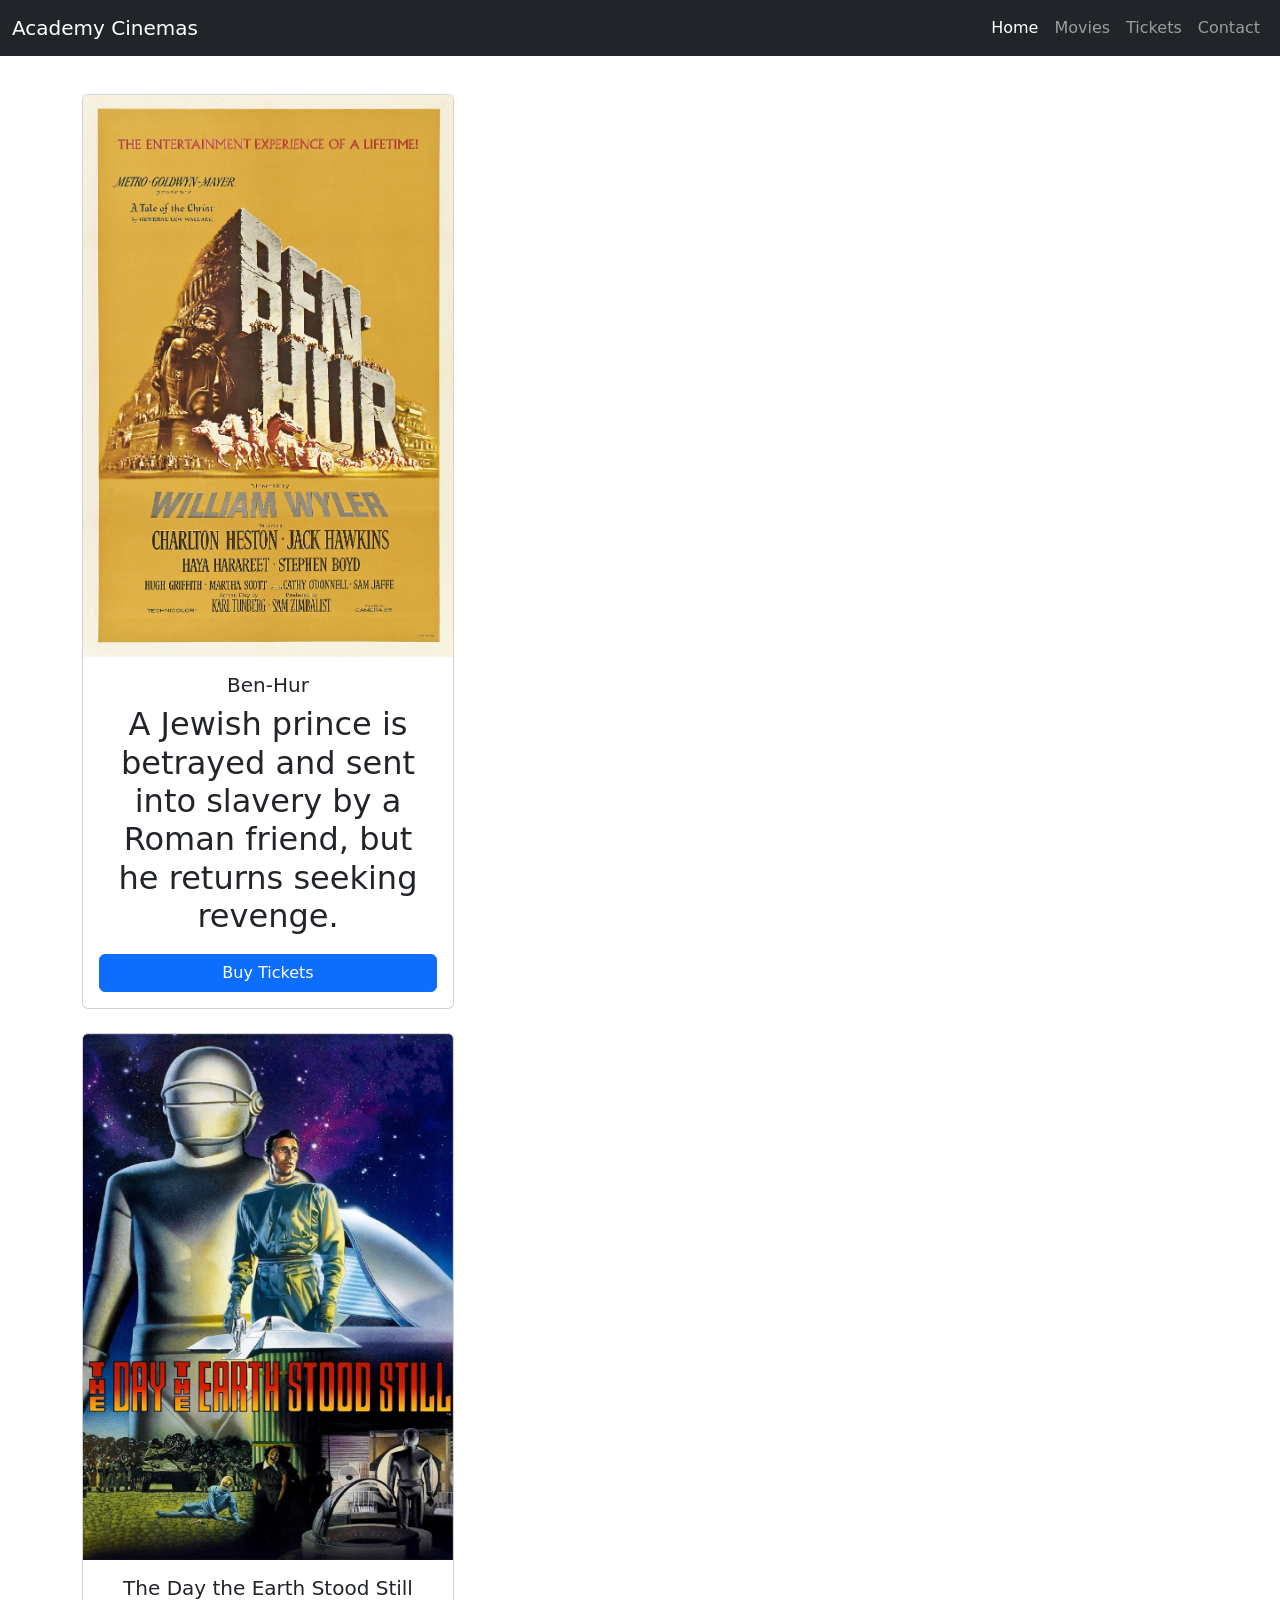
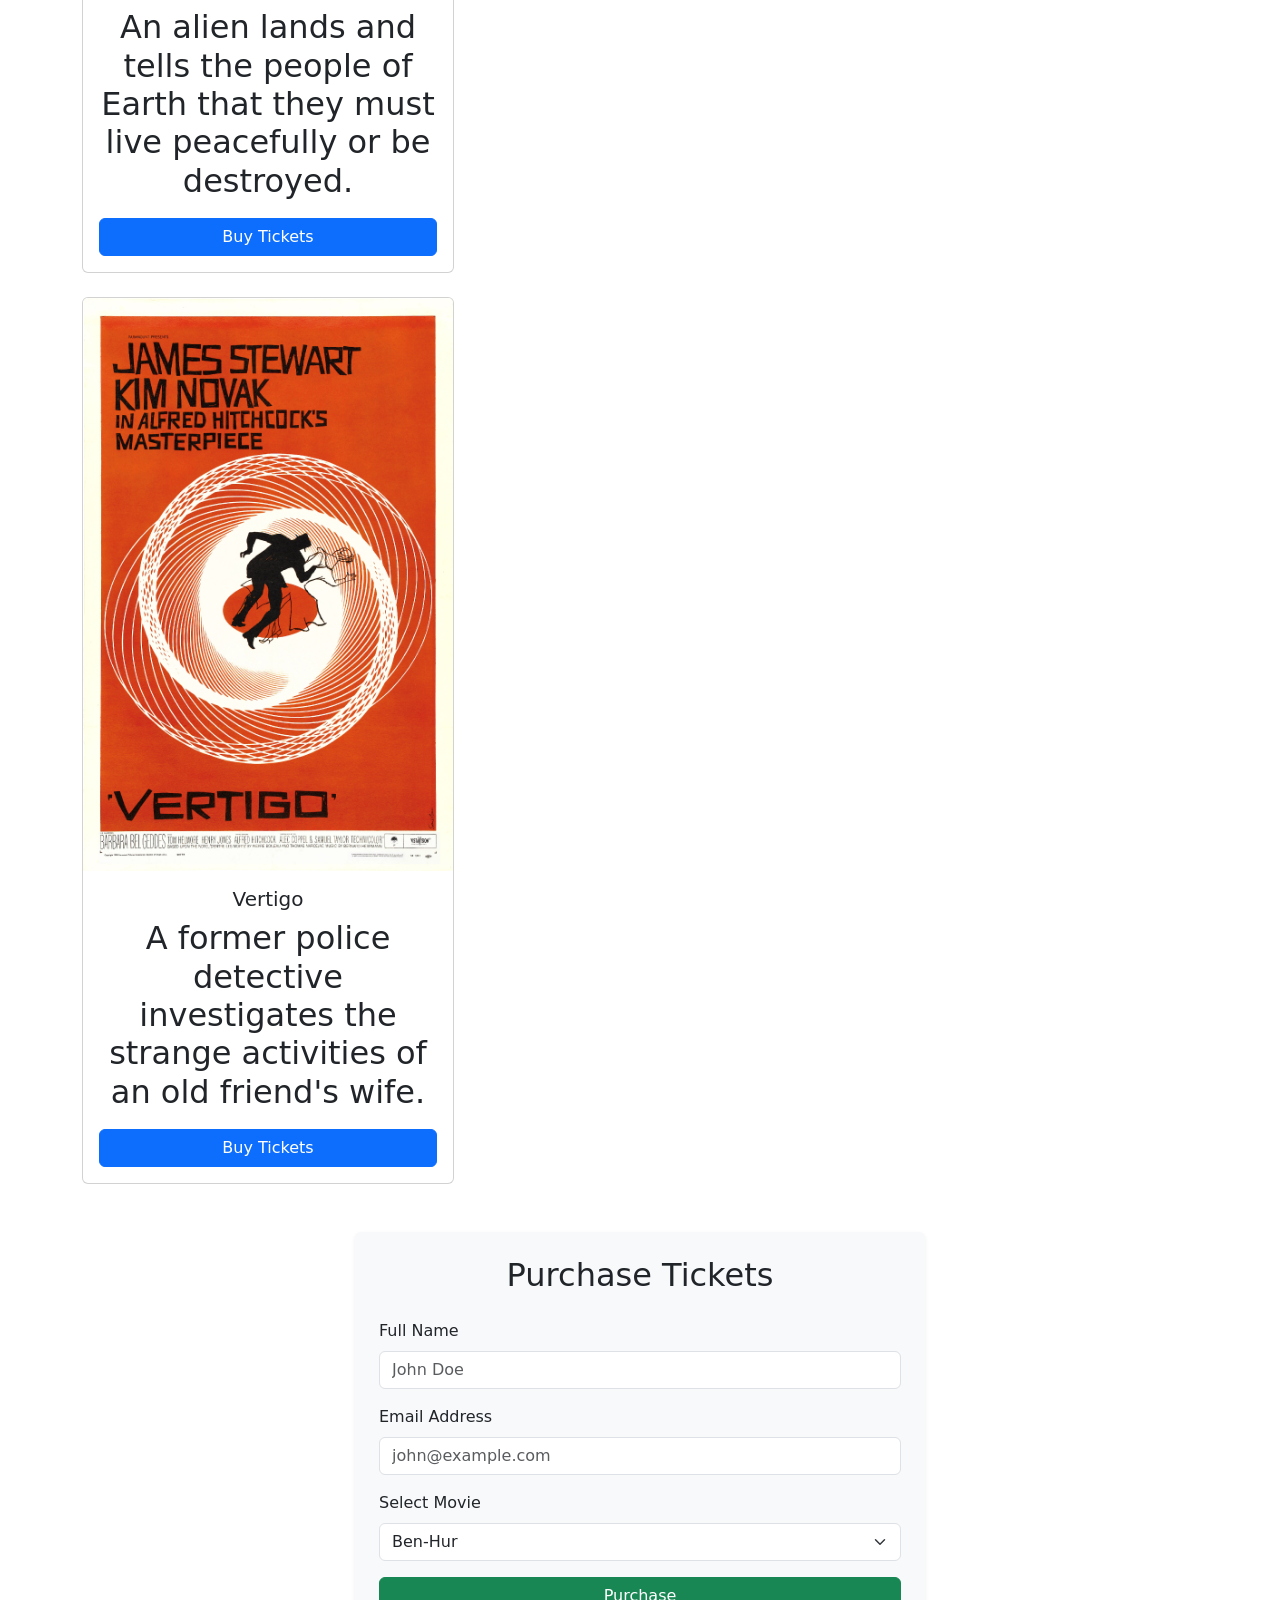
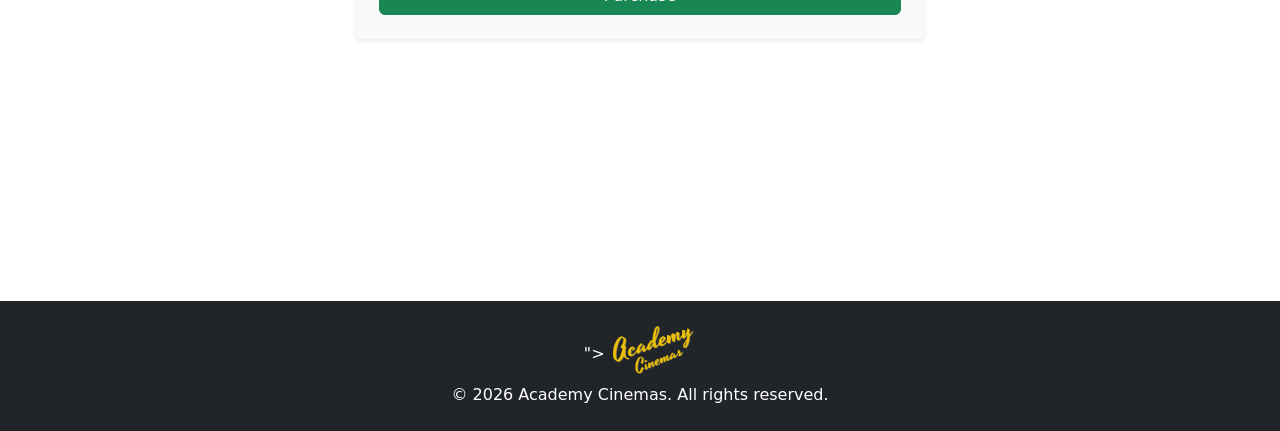
<file: Academy-Cinemas/index.html>
<!DOCTYPE html>
<html lang="en">
<head>
    <meta charset="UTF-8">
    <meta name="viewport" content="width=device-width, initial-scale=1.0">
    <title>Academy Cinemas</title>
    
    <!-- Bootstrap CSS CDN Link (Version 5.2 as per video) -->
    <link href="https://cdn.jsdelivr.net/npm/bootstrap@5.2.3/dist/css/bootstrap.min.css" rel="stylesheet" integrity="sha384-rbsA2VBKQhggwzxH7pPCaAqO46MgnOM80zW1RWuH61DGLwZJEdK2Kadq2F9CUG65" crossorigin="anonymous">
    
    <!-- Custom CSS Link (We need to create this file next) -->
    <link href="css/custom.css" rel="stylesheet">
</head>
<body>

    <!-- 1. NAVBAR -->
    <nav class="navbar navbar-expand-lg navbar-dark bg-dark">
        <div class="container-fluid">
            <a class="navbar-brand" href="#">Academy Cinemas</a>
            <button class="navbar-toggler" type="button" data-bs-toggle="collapse" data-bs-target="#navbarNavDropdown">
                <span class="navbar-toggler-icon"></span>
            </button>
            <div class="collapse navbar-collapse" id="navbarNavDropdown">
                <ul class="navbar-nav ms-auto">
                    <li class="nav-item"><a class="nav-link active" href="#">Home</a></li>
                    <li class="nav-item"><a class="nav-link" href="#movies">Movies</a></li>
                    <li class="nav-item"><a class="nav-link" href="#tickets">Tickets</a></li>
                    <li class="nav-item"><a class="nav-link" href="#contact">Contact</a></li>
                </ul>
            </div>
        </div>
    </nav>

    <!-- 2. MOVIE SECTION (Cards & Buttons) -->
    <div class="container mt <-5" id="movies">
        <h2 class="text-center text-white mb-4">divNow Showing</h class2>
        <div class="="row">
            
            <!-- Movie 1container -->
            <div class="col-md-4 mb-4">
                <div class="card h-100">
                    <img src="images/ben-hur.jpg" class="card-img-top" alt="Ben Hur">
                    <div class="card-body">
                        <h5 class="card-title">Ben-Hur</h5>
                        <p class="card-text">A Jewish prince is betrayed and sent into slavery by a Roman friend, but he returns seeking revenge.</p>
                        <a href="#tickets" class="btn btn-primary w-100">Buy Tickets</a>
                    </div>
                </div>
            </div>

            <!-- Movie 2 -->
            <div class="col-md-4 mb-4">
                <div class="card h-100">
                    <img src="images/earth-stood-still.jpg" class="card-img-top" alt="The Earth Stood Still">
                    <div class="card-body">
                        <h5 class="card-title">The Day the Earth Stood Still</h5>
                        <p class="card-text">An alien lands and tells the people of Earth that they must live peacefully or be destroyed.</p>
                        <a href="#tickets" class="btn btn-primary w-100">Buy Tickets</a>
                    </div>
                </div>
            </div>

            <!-- Movie 3 -->
            <div class="col-md-4 mb-4">
                <div class="card h-100">
                    <img src="images/vertigo.jpg" class="card-img-top" alt="Vertigo">
                    <div class="card-body">
                        <h5 class="card-title">Vertigo</h5>
                        <p class="card-text">A former police detective investigates the strange activities of an old friend's wife.</p>
                        <a href="#tickets" class="btn btn-primary w-100">Buy Tickets</a>
                    </div>
                </div>
            </div>

        </div>
    </div>

    <!-- 3. TICKET PURCHASE FORM -->
    <div class="container mt-5" id="tickets">
        <div class="row justify-content-center">
            <div class="col-md-6 bg-light p-4 rounded shadow-sm">
                <h2 class="text-center mb-4">Purchase Tickets</h2>
                <form>
                    <div class="mb-3">
                        <label for="name" class="form-label">Full Name</label>
                        <input type="text" class="form-control" id="name" placeholder="John Doe">
                    </div>
                    <div class="mb-3">
                        <label for="email" class="form-label">Email Address</label>
                        <input type="email" class="form-control" id="email" placeholder="john@example.com">
                    </div>
                    <div class="mb-3">
                        <label for="movieSelect" class="form-label">Select Movie</label>
                        <select class="form-select" id="movieSelect">
                            <option>Ben-Hur</option>
                            <option>The Day the Earth Stood Still</option>
                            <option>Vertigo</option>
                        </select>
                    </div>
                    <button type="submit" class="btn btn-success w-100">Purchase</button>
                </form>
            </div>
        </div>
    </div>

    <!-- 4. CONTACT SECTION -->
    <div class="container mt-5 mb-5" id="contact">
        <h2 class="text-center text-white mb-4">Contact Us</h2>
        <div class="text-center text-white">
            <p>Email: info@academycinemas.com</p>
            <p>Phone: (555) 123-4567</p>
            <p>Address: 123 Movie Lane, Hollywood, CA</p>
        </div>
    </div>

    <!-- 5. FOOTER WITH IMAGE -->
    <footer class="bg-dark text-white text-center py-4">
       ">
            <img src="images/logo.png" alt="Academy Cinemas Logo" style="height: 50px;" class="mb-2">
            <p class="mb-0">&copy; 2026 Academy Cinemas. All rights reserved.</p>
        </div>
    </footer>

    <!-- Bootstrap JavaScript (Required for Navbar Toggle) -->
    <script src="https://cdn.jsdelivr.net/npm/bootstrap@5.2.3/dist/js/bootstrap.bundle.min.js" integrity="sha384-kenU1KFdBIe4zVF0s0G1M5b4hcpxyD9F7jL+jjXkk+Q2h455rYXK/7HAuoJl+0I4" crossorigin="anonymous"></script>
</body>
</html>
</file>
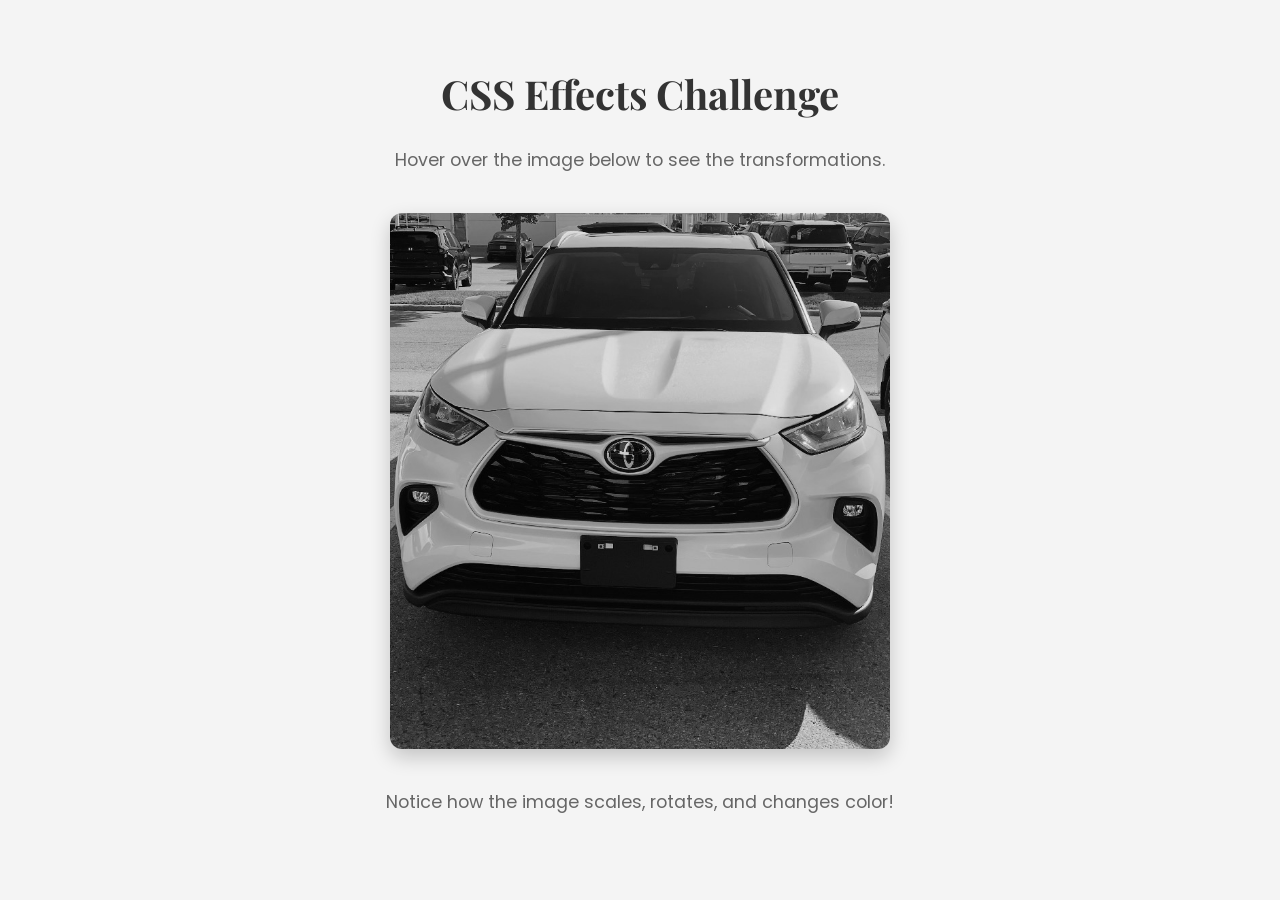
<file: Creating-CSS-Effects/Index.html>
<!DOCTYPE html>
<html lang="en">
<head>
    <meta charset="UTF-8">
    <meta name="viewport" content="width=device-width, initial-scale=1.0">
    <title>CSS Effects Challenge</title>
    
    <!-- Requirement 1: Importing Google Fonts -->
    <link rel="preconnect" href="https://fonts.googleapis.com">
    <link rel="preconnect" href="https://fonts.gstatic.com" crossorigin>
    <link href="https://fonts.googleapis.com/css2?family=Playfair+Display:wght@700&family=Poppins:wght@300;400&display=swap" rel="stylesheet">

    <style>
        /* Requirement 1: Applying the custom fonts using CSS font-family */
        body {
            font-family: 'Poppins', sans-serif;
            background-color: #f4f4f4;
            text-align: center;
            padding: 40px;
            margin: 0;
        }

        h1 {
            font-family: 'Playfair Display', serif;
            color: #333;
            font-size: 2.5em;
        }

        p {
            color: #666;
            font-size: 1.1em;
        }

        /* Container for the image hover effect */
        .image-container {
            width: 500px;
            max-width: 100%;
            margin: 40px auto;
            overflow: hidden; /* This keeps the image inside the box when it scales */
            border-radius: 12px;
            box-shadow: 0 8px 20px rgba(0,0,0,0.2);
            cursor: pointer;
        }

        /* Style the image inside the container */
        .image-container img {
            width: 100%;
            display: block;
            /* Add a smooth transition so the effect is not instant */
            transition: transform 0.5s ease, filter 0.5s ease;
            filter: grayscale(100%); /* Starts in black and white */
        }

        /* Requirement 2: The .hover pseudo-class with CSS transformations */
        .image-container:hover img {
            transform: scale(1.1) rotate(3deg); /* Zooms in and tilts slightly */
            filter: grayscale(0%) sepia(20%); /* Brings back color and adds a warm tint */
        }
        
        /* Optional: Change text color on hover for extra effect */
        .image-container:hover + p {
            color: #d4af37;
            font-weight: bold;
        }
    </style>
</head>
<body>

    <h1>CSS Effects Challenge</h1>
    <p>Hover over the image below to see the transformations.</p>

    <div class="image-container">
        <!-- Make sure your picture is named exactly 'car.jpg' and is in this folder -->
        <img src="car.jpg" alt="My Car">
    </div>
    
    <p>Notice how the image scales, rotates, and changes color!</p>

</body>
</html>
</file>
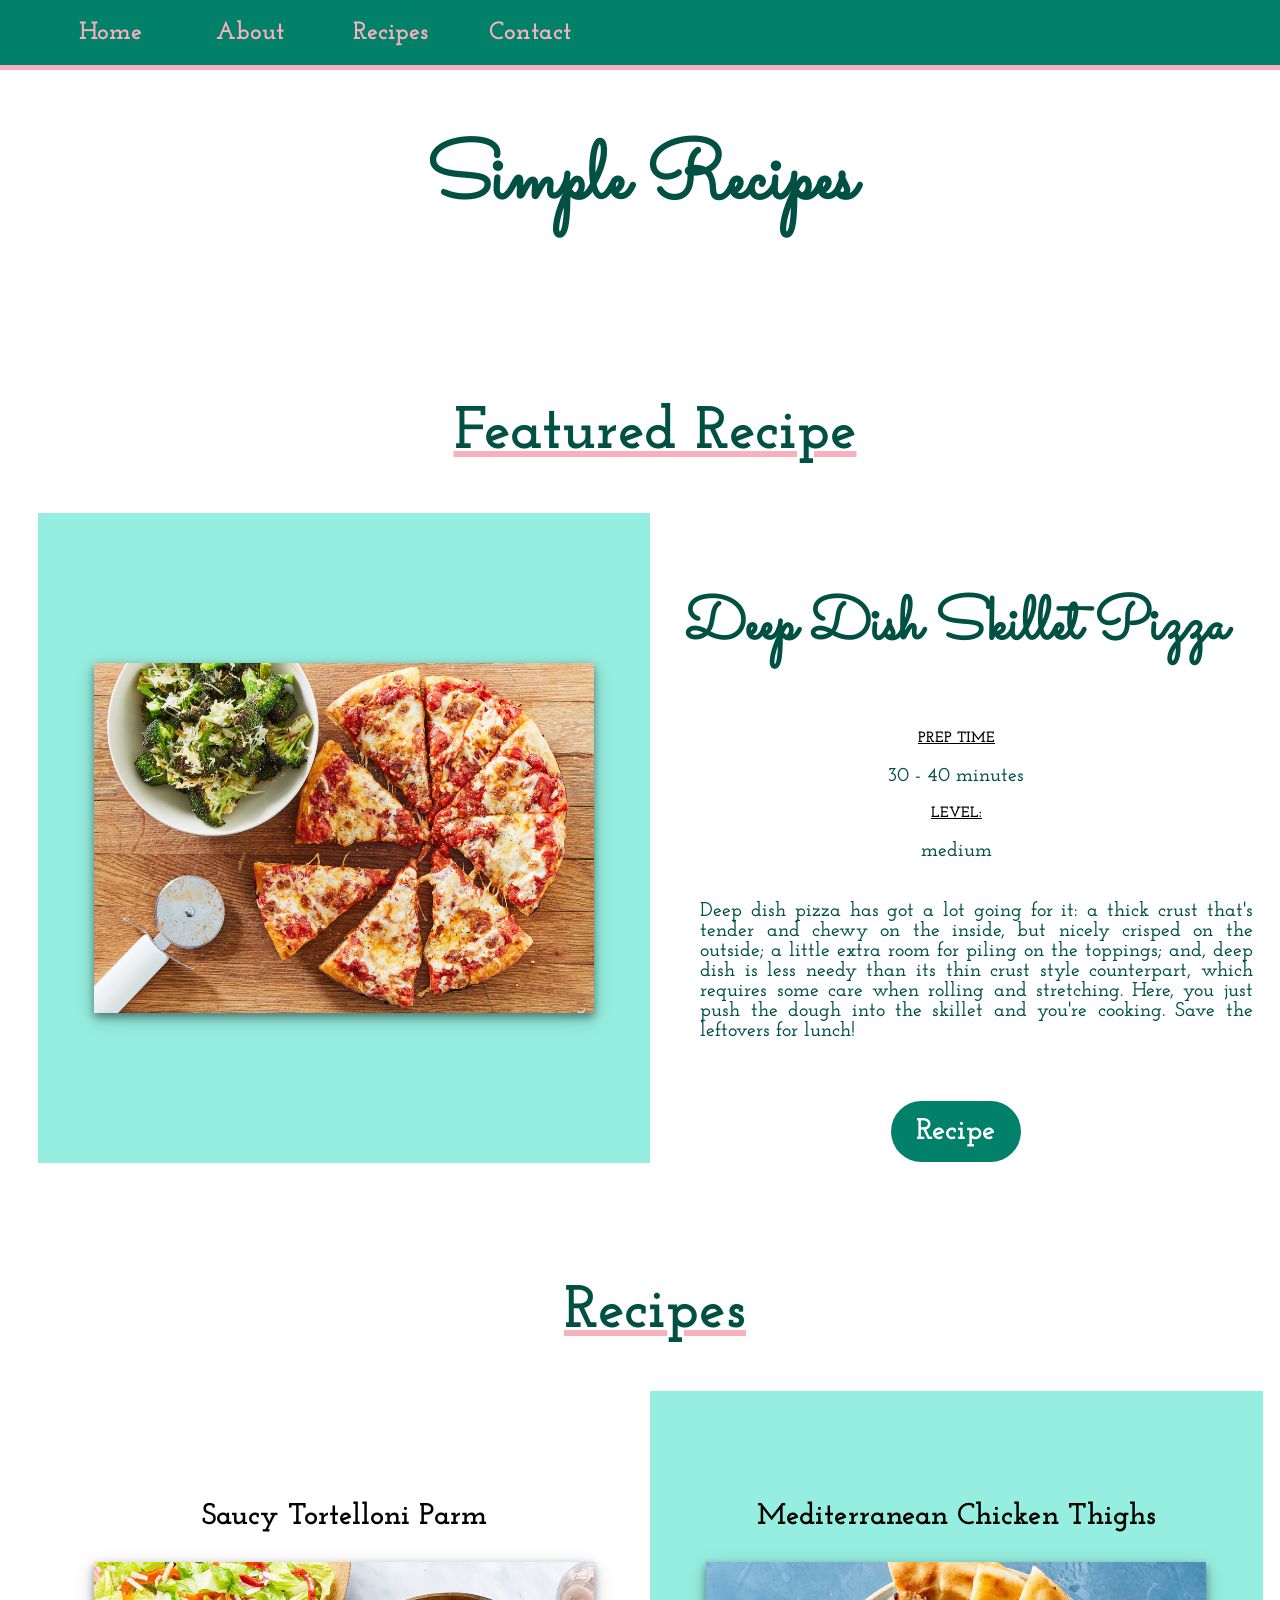
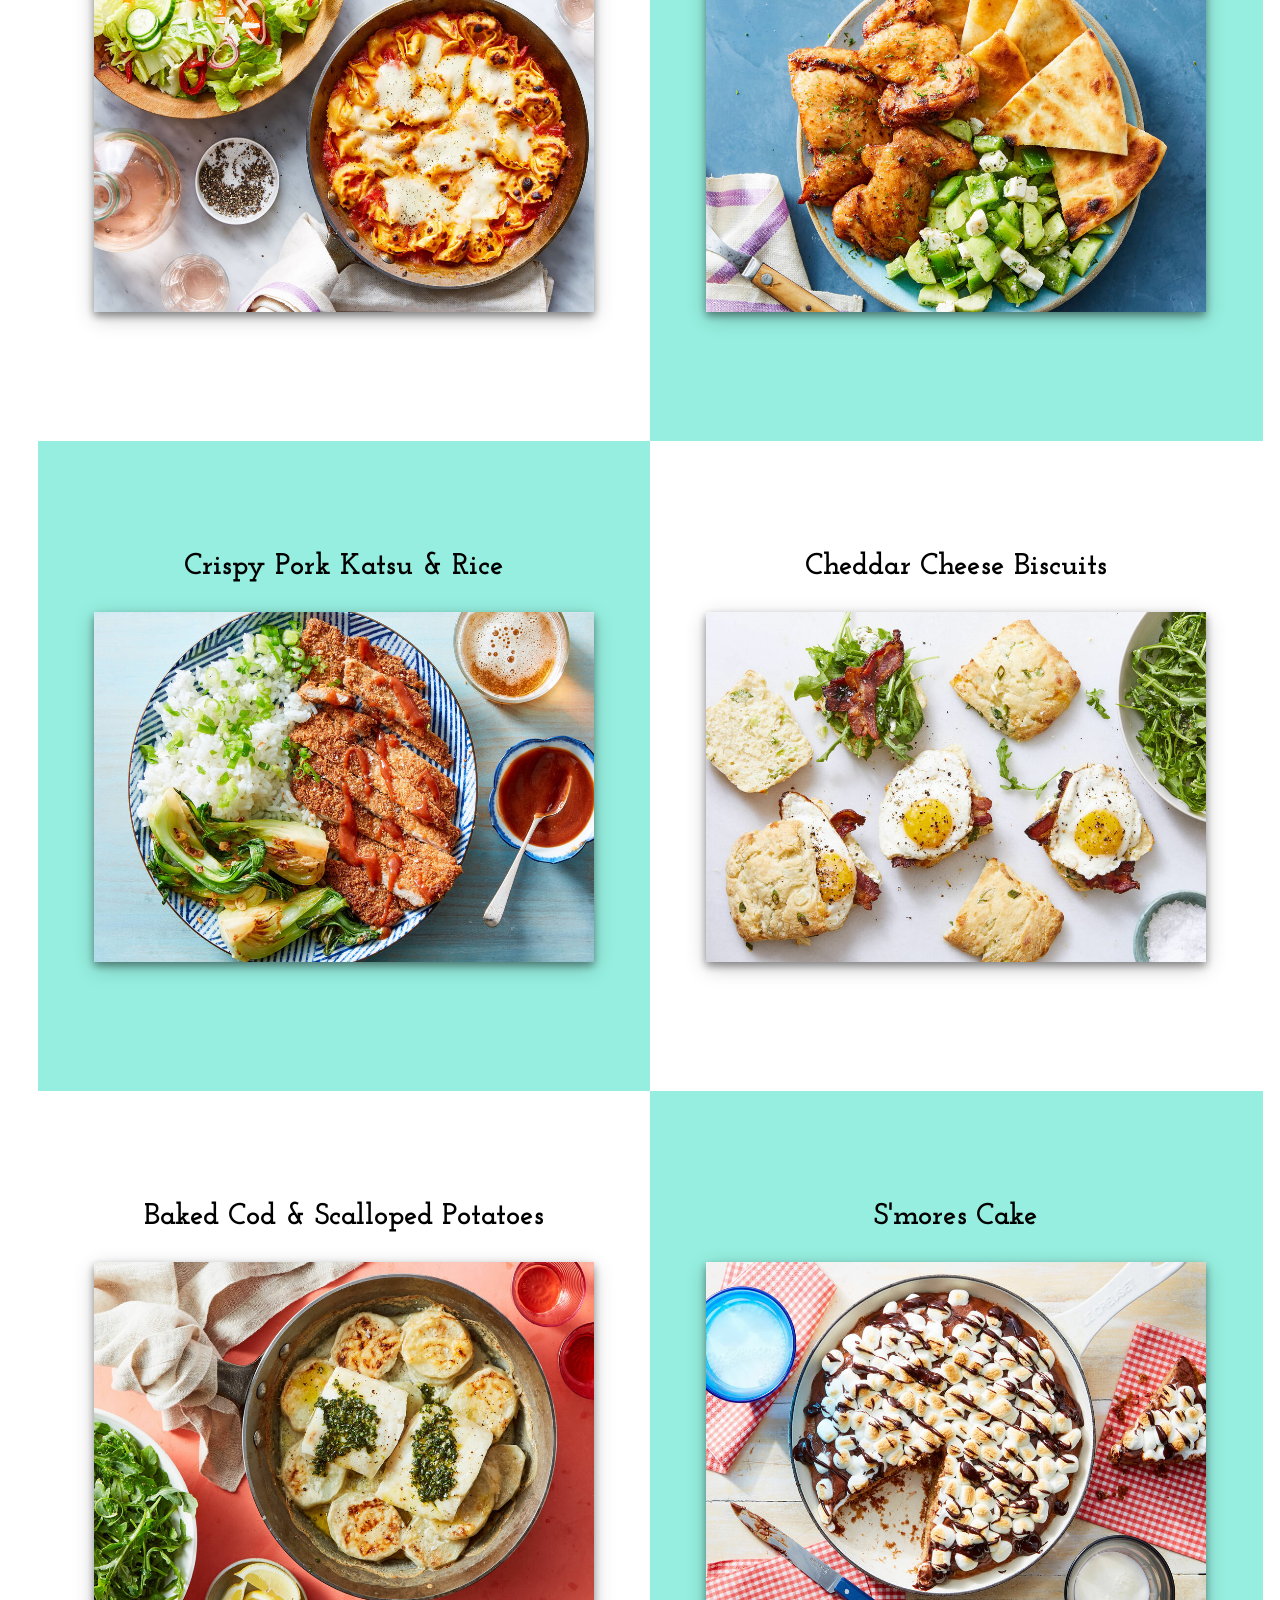
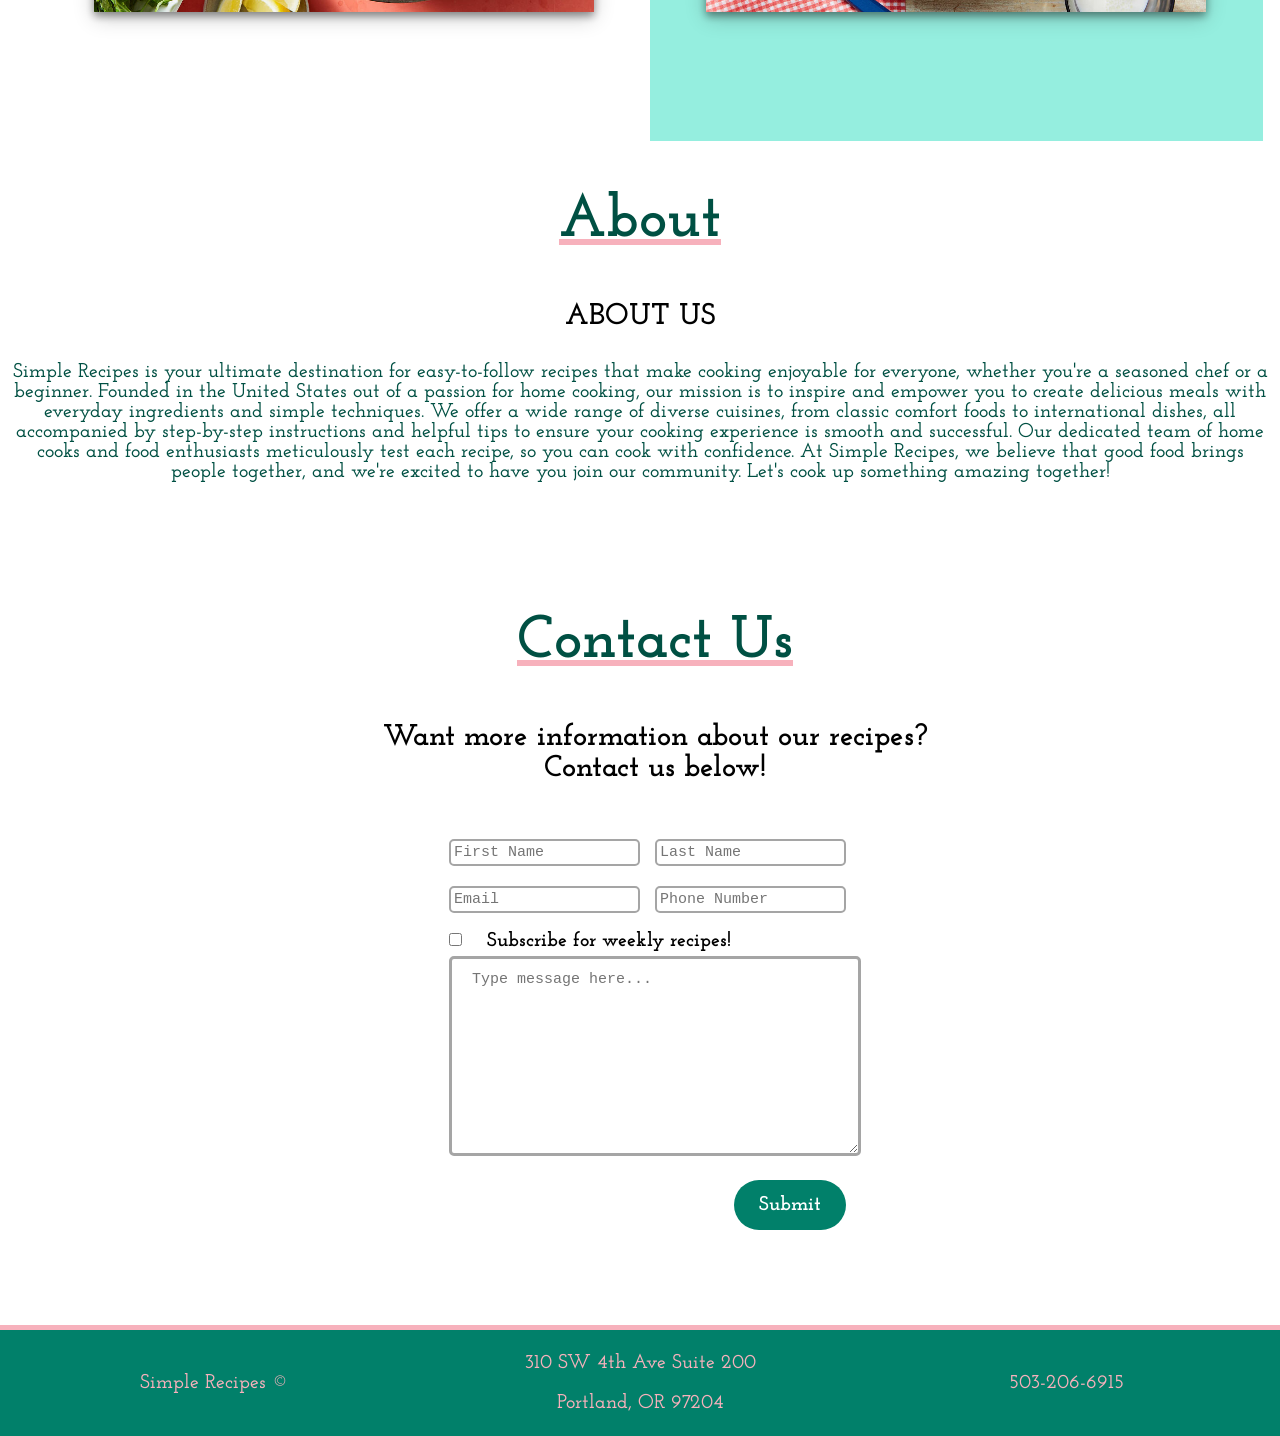
<file: Simple-Recipe-main/index.html>
<!DOCTYPE html>
<html>

<head>
    <title>Simple Recipes</title>
    <meta charset="UTF-8">
    <link rel="stylesheet" href="css/style.css">
</head>

<body>
    <!--NAVBAR-->
    <nav class="nav-bar">
        <ul>
            <li><a href="#">Home</a></li>
            <li><a href="#about">About</a></li>
            <li class="drop"><a href="#recipes">Recipes</a>
                <div class="rollover-menu">
                    <a href="#featured">Featured Recipe</a>
                    <a href="#pasta">Pasta</a>
                    <a href="#chicken">Chicken</a>
                    <a href="#pork">Pork</a>
                    <a href="#biscuits">Biscuits</a>
                    <a href="#fish">Fish</a>
                    <a href="#dessert">Dessert</a>
                </div>
            </li>
            <li><a href="#contact">Contact</a></li>
        </ul>
    </nav>
    <!--HEADER-->
    <header>
        <h1>Simple Recipes</h1>
    </header>
    <!--RECIPES-->
    <section>
        <!--FEATURED RECIPE-->
        <div class="container" id="featured">
            <h2>Featured Recipe</h2>
            <div class="column recipe-card-background">
                <div class="recipe-container">
                    <img src="images/skillet-pizza.jpeg">
                </div>
            </div>
            <div class="column">
                <h3 id="featured-header">Deep Dish Skillet Pizza</h3>
                <h4>Prep Time</h4>
                <p>30 - 40 minutes</p>
                <h4>Level:</h4>
                <p>medium</p>
                <p id="featured-main-text">Deep dish pizza has got a lot going for it:
                    a thick crust that's tender and chewy on the inside,
                    but nicely crisped on the outside; a little extra room for piling
                    on the toppings; and, deep dish is less needy than its thin crust
                    style counterpart, which requires some care when rolling and stretching.
                    Here, you just push the dough into the skillet and you're cooking.
                    Save the leftovers for lunch!</p>
                <input type="button" value="Recipe" id="featured-button">
            </div>
        </div>
        <!--RECIPE CARDS-->
        <div class="container" id="recipes">
            <h2>Recipes</h2>
            <!--PASTA-->
            <div class="column" id="pasta">
                <div class="recipe-container">
                    <h3>Saucy Tortelloni Parm </h3>
                    <div class="flip">
                        <!--FRONT-->
                        <div class="flip-front">
                            <img src="images/tortelloni.jpeg">
                        </div>
                        <!--BACK-->
                        <div class="flip-back">
                            <div class="text-container">
                                <h4>Prep Time:</h4>
                                <p>20 - 30 minutes</p>
                                <h4>Level:</h4>
                                <p>easy</p>
                                <input type="button" value="Recipe">
                            </div>
                        </div>
                    </div>
                </div>
            </div>
            <!--CHICKEN-->
            <div class="column recipe-card-background" id="chicken">
                <div class="recipe-container">
                    <h3>Mediterranean Chicken Thighs</h3>
                    <div class="flip">
                        <!--FRONT-->
                        <div class="flip-front">
                            <img src="images/chicken-thighs.jpeg">
                        </div>
                        <!--BACK-->
                        <div class="flip-back">
                            <div class="text-container">
                                <h4>Prep Time:</h4>
                                <p>20 - 30 minutes</p>
                                <h4>Level:</h4>
                                <p>easy</p>
                                <input type="button" value="Recipe">
                            </div>
                        </div>
                    </div>
                </div>
            </div>
            <!--PORK-->
            <div class="column recipe-card-background" id="pork">
                <div class="recipe-container">
                    <h3>Crispy Pork Katsu & Rice</h3>
                    <div class="flip">
                        <!--FRONT-->
                        <div class="flip-front">
                            <img src="images/pork-katsu.jpeg">
                        </div>
                        <!--BACK-->
                        <div class="flip-back">
                            <div class="text-container">
                                <h4>Prep Time:</h4>
                                <p>20 - 30 minutes</p>
                                <h4>Level:</h4>
                                <p>medium</p>
                                <input type="button" value="Recipe">
                            </div>
                        </div>
                    </div>
                </div>
            </div>
            <!--BISCUITS-->
            <div class="column" id="biscuits">
                <div class="recipe-container">
                    <h3>Cheddar Cheese Biscuits</h3>
                    <div class="flip">
                        <!--FRONT-->
                        <div class="flip-front">
                            <img src="images/cheddar-biscuits.jpeg">
                        </div>
                        <!--BACK-->
                        <div class="flip-back">
                            <div class="text-container">
                                <h4>Prep Time:</h4>
                                <p>40 - 50 minutes</p>
                                <h4>Level:</h4>
                                <p>medium</p>
                                <input type="button" value="Recipe">
                            </div>
                        </div>
                    </div>
                </div>
            </div>
            <!--FISH-->
            <div class="column" id="fish">
                <div class="recipe-container">
                    <h3>Baked Cod & Scalloped Potatoes</h3>
                    <div class="flip">
                        <!--FRONT-->
                        <div class="flip-front">
                            <img src="images/baked-cod.jpeg">
                        </div>
                        <!--BACK-->
                        <div class="flip-back">
                            <div class="text-container">
                                <h4>Prep Time:</h4>
                                <p>30 - 40 minutes</p>
                                <h4>Level:</h4>
                                <p>easy</p>
                                <input type="button" value="Recipe">
                            </div>
                        </div>
                    </div>
                </div>
            </div>
            <!--DESSERT-->
            <div class="column recipe-card-background" id="dessert">
                <div class="recipe-container">
                    <h3>S'mores Cake</h3>
                    <div class="flip">
                        <!--FRONT-->
                        <div class="flip-front">
                            <img src="images/smores.jpeg">
                        </div>
                        <!--BACK-->
                        <div class="flip-back">
                            <div class="text-container">
                                <h4>Prep Time:</h4>
                                <p>50-60 minutes</p>
                                <h4>Level:</h4>
                                <p>medium</p>
                                <input type="button" value="Recipe">
                            </div>
                        </div>
                    </div>
                </div>
            </div>
        </div>
    </section>
    <section id="about">
        <h2>About</h2>
        <div>
            <h3>ABOUT US</h3>
            <p>
                Simple Recipes is your ultimate destination for easy-to-follow recipes that make cooking enjoyable for
                everyone, whether you're a seasoned chef or a beginner. Founded in the United States out of a passion
                for home cooking, our mission is to inspire and empower you to create delicious meals with everyday
                ingredients and simple techniques. We offer a wide range of diverse cuisines, from classic comfort foods
                to international dishes, all accompanied by step-by-step instructions and helpful tips to ensure your
                cooking experience is smooth and successful. Our dedicated team of home cooks and food enthusiasts
                meticulously test each recipe, so you can cook with confidence. At Simple Recipes, we believe that good
                food brings people together, and we're excited to have you join our community. Let's cook up something
                amazing together!
            </p>
        </div>
    </section>


    <!--CONTACT FORM-->
    <section>
        <div class="container" id="contact">
            <h2>Contact Us</h2>
            <h3>Want more information about our recipes? <br> Contact us below!</h3>
            <form>
                <input type="text" placeholder="First Name">
                <input type="text" placeholder="Last Name"><br>
                <input type="email" placeholder="Email">
                <input type="tel" placeholder="Phone Number"><br>
                <input type="checkbox" id="subscription">
                <label for="subscription">Subscribe for weekly recipes!</label><br>
                <textarea placeholder="Type message here..."></textarea><br>
                <input type="submit" value="Submit">
            </form>
        </div>
    </section>
    <!--FOOTER-->
    <footer>
        <table>
            <tr>
                <td>
                    <p>Simple Recipes &copy;</p>
                </td>
                <td>
                    <p>310 SW 4th Ave Suite 200</p>
                    <p>Portland, OR 97204</p>
                </td>
                <td>
                    <p>503-206-6915</p>
                </td>
            </tr>
        </table>
    </footer>
</body>

</html>
</file>
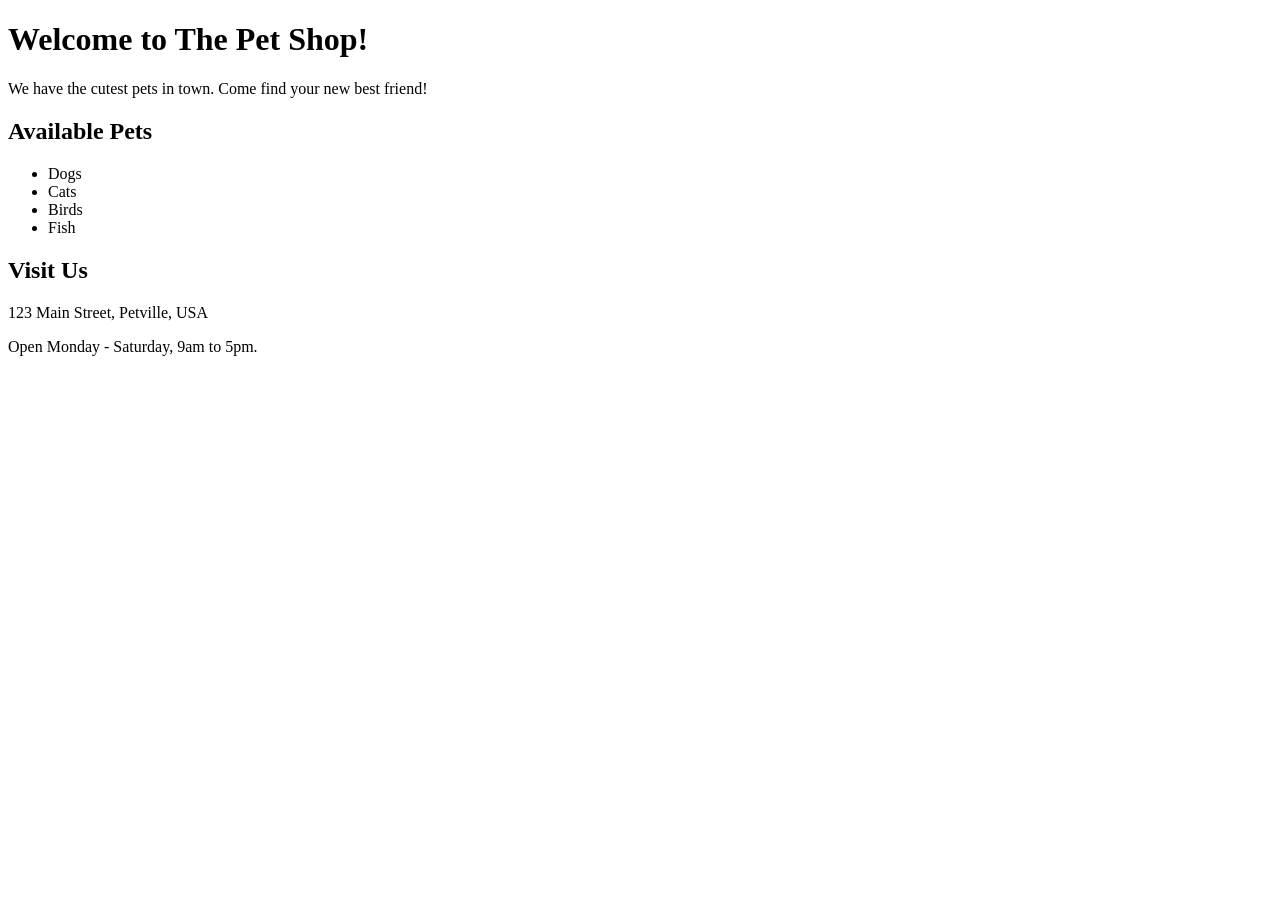
<file: The-Pet-Shop-Website/index.html>
<!DOCTYPE html>
<html>
<head>
    <title>The Pet Shop Website</title>
</head>
<body>

    <h1>Welcome to The Pet Shop!</h1>
    <p>We have the cutest pets in town. Come find your new best friend!</p>
    
    <h2>Available Pets</h2>
    <ul>
        <li>Dogs</li>
        <li>Cats</li>
        <li>Birds</li>
        <li>Fish</li>
    </ul>
    
    <h2>Visit Us</h2>
    <p>123 Main Street, Petville, USA</p>
    <p>Open Monday - Saturday, 9am to 5pm.</p>

</body>
</html>
</file>
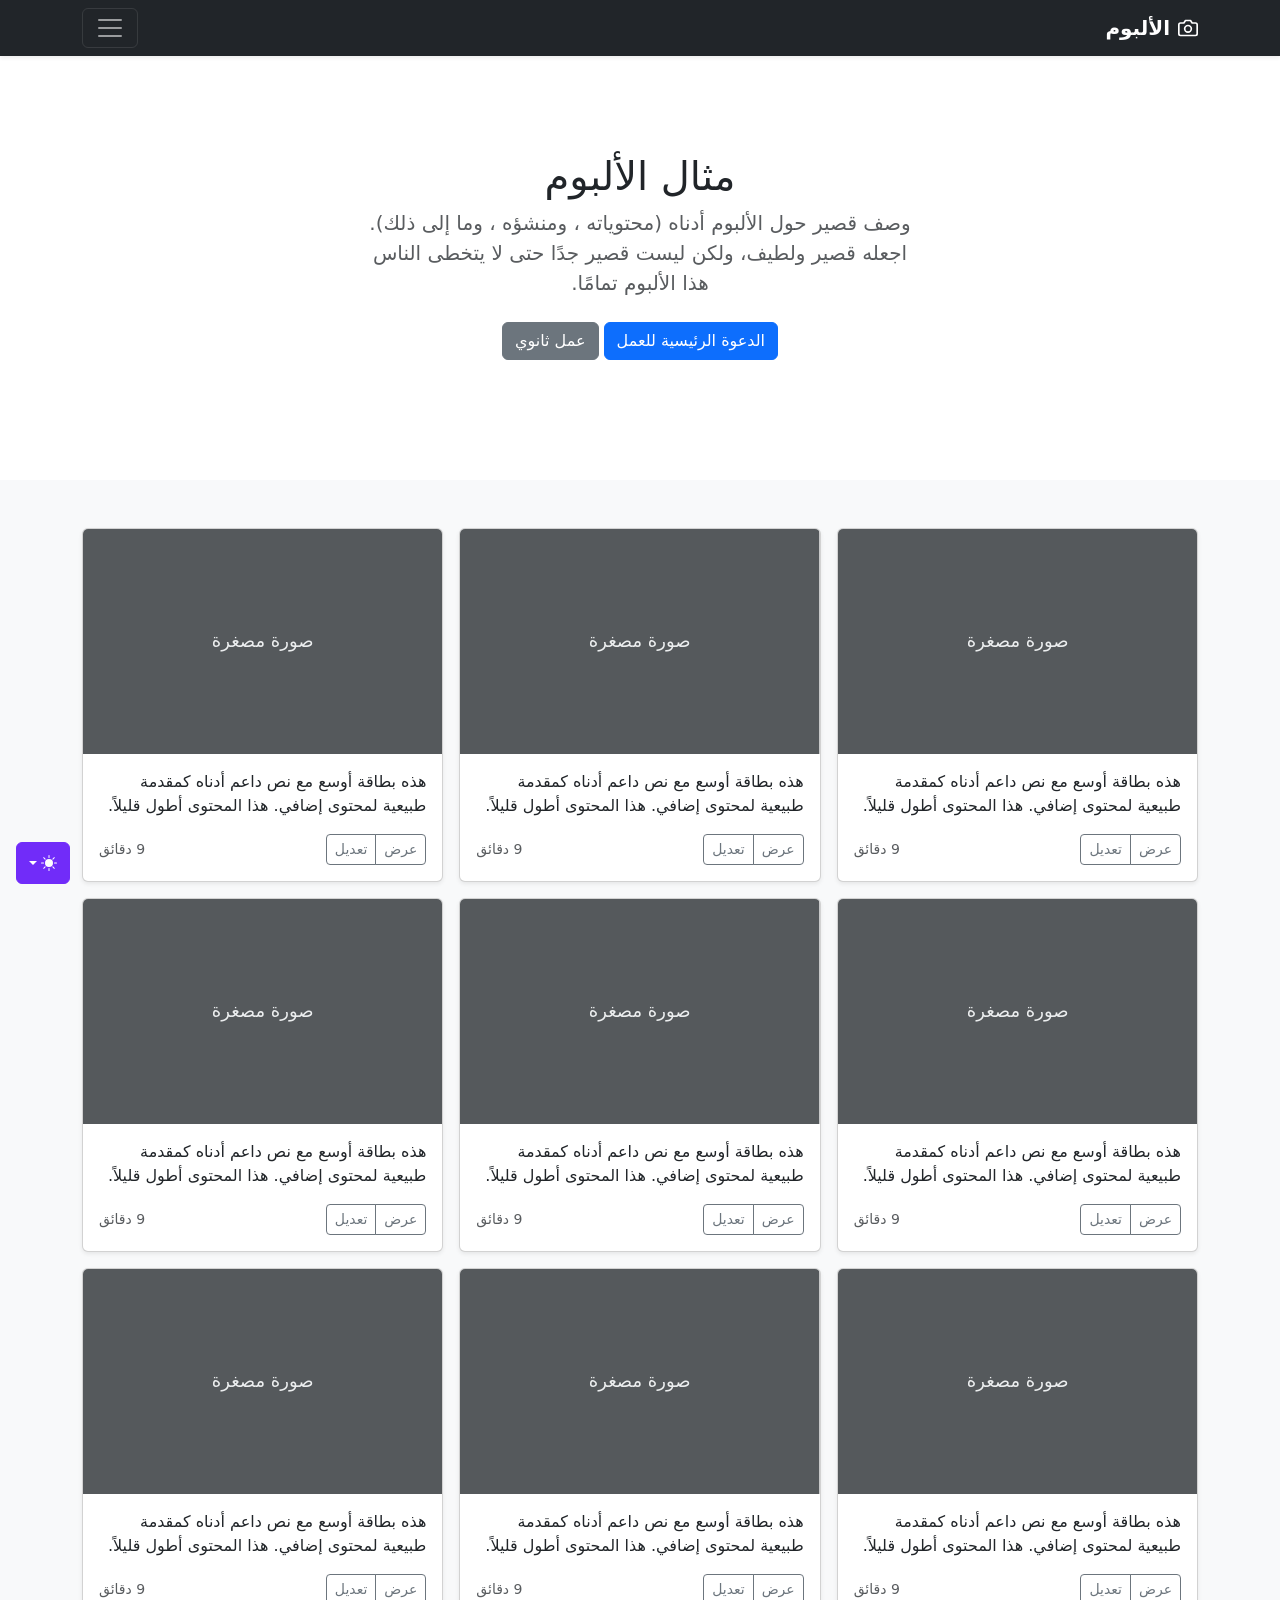
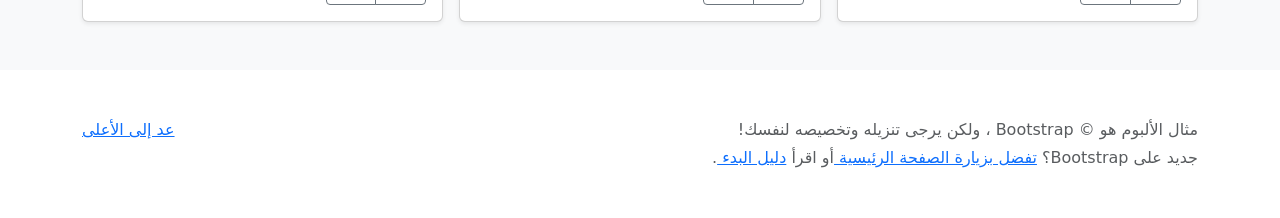
<file: bootstrap-Templates/album-rtl/index.html>
<!doctype html>
<html lang="ar" dir="rtl" data-bs-theme="auto">
  <head>
    <meta charset="utf-8" />
    <meta name="viewport" content="width=device-width, initial-scale=1" />
    <meta name="description" content="" />
    <meta
      name="author"
      content="Mark Otto, Jacob Thornton, and Bootstrap contributors"
    />
    <meta name="generator" content="Astro v5.13.2" />
    <title>مثال الألبوم · Bootstrap v5.3</title>
    <link
      rel="canonical"
      href="https://getbootstrap.com/docs/5.3/examples/album-rtl/"
    />
    <script src="../assets/js/color-modes.js"></script>
    <link href="../assets/dist/css/bootstrap.rtl.min.css" rel="stylesheet" />
    <meta name="theme-color" content="#712cf9" />
    <style>
      .bd-placeholder-img {
        font-size: 1.125rem;
        text-anchor: middle;
        -webkit-user-select: none;
        -moz-user-select: none;
        user-select: none;
      }
      @media (min-width: 768px) {
        .bd-placeholder-img-lg {
          font-size: 3.5rem;
        }
      }
      .b-example-divider {
        width: 100%;
        height: 3rem;
        background-color: #0000001a;
        border: solid rgba(0, 0, 0, 0.15);
        border-width: 1px 0;
        box-shadow:
          inset 0 0.5em 1.5em #0000001a,
          inset 0 0.125em 0.5em #00000026;
      }
      .b-example-vr {
        flex-shrink: 0;
        width: 1.5rem;
        height: 100vh;
      }
      .bi {
        vertical-align: -0.125em;
        fill: currentColor;
      }
      .nav-scroller {
        position: relative;
        z-index: 2;
        height: 2.75rem;
        overflow-y: hidden;
      }
      .nav-scroller .nav {
        display: flex;
        flex-wrap: nowrap;
        padding-bottom: 1rem;
        margin-top: -1px;
        overflow-x: auto;
        text-align: center;
        white-space: nowrap;
        -webkit-overflow-scrolling: touch;
      }
      .btn-bd-primary {
        --bd-violet-bg: #712cf9;
        --bd-violet-rgb: 112.520718, 44.062154, 249.437846;
        --bs-btn-font-weight: 600;
        --bs-btn-color: var(--bs-white);
        --bs-btn-bg: var(--bd-violet-bg);
        --bs-btn-border-color: var(--bd-violet-bg);
        --bs-btn-hover-color: var(--bs-white);
        --bs-btn-hover-bg: #6528e0;
        --bs-btn-hover-border-color: #6528e0;
        --bs-btn-focus-shadow-rgb: var(--bd-violet-rgb);
        --bs-btn-active-color: var(--bs-btn-hover-color);
        --bs-btn-active-bg: #5a23c8;
        --bs-btn-active-border-color: #5a23c8;
      }
      .bd-mode-toggle {
        z-index: 1500;
      }
      .bd-mode-toggle .bi {
        width: 1em;
        height: 1em;
      }
      .bd-mode-toggle .dropdown-menu .active .bi {
        display: block !important;
      }
    </style>
  </head>
  <body>
    <svg xmlns="http://www.w3.org/2000/svg" class="d-none">
      <symbol id="check2" viewBox="0 0 16 16">
        <path
          d="M13.854 3.646a.5.5 0 0 1 0 .708l-7 7a.5.5 0 0 1-.708 0l-3.5-3.5a.5.5 0 1 1 .708-.708L6.5 10.293l6.646-6.647a.5.5 0 0 1 .708 0z"
        ></path>
      </symbol>
      <symbol id="circle-half" viewBox="0 0 16 16">
        <path
          d="M8 15A7 7 0 1 0 8 1v14zm0 1A8 8 0 1 1 8 0a8 8 0 0 1 0 16z"
        ></path>
      </symbol>
      <symbol id="moon-stars-fill" viewBox="0 0 16 16">
        <path
          d="M6 .278a.768.768 0 0 1 .08.858 7.208 7.208 0 0 0-.878 3.46c0 4.021 3.278 7.277 7.318 7.277.527 0 1.04-.055 1.533-.16a.787.787 0 0 1 .81.316.733.733 0 0 1-.031.893A8.349 8.349 0 0 1 8.344 16C3.734 16 0 12.286 0 7.71 0 4.266 2.114 1.312 5.124.06A.752.752 0 0 1 6 .278z"
        ></path>
        <path
          d="M10.794 3.148a.217.217 0 0 1 .412 0l.387 1.162c.173.518.579.924 1.097 1.097l1.162.387a.217.217 0 0 1 0 .412l-1.162.387a1.734 1.734 0 0 0-1.097 1.097l-.387 1.162a.217.217 0 0 1-.412 0l-.387-1.162A1.734 1.734 0 0 0 9.31 6.593l-1.162-.387a.217.217 0 0 1 0-.412l1.162-.387a1.734 1.734 0 0 0 1.097-1.097l.387-1.162zM13.863.099a.145.145 0 0 1 .274 0l.258.774c.115.346.386.617.732.732l.774.258a.145.145 0 0 1 0 .274l-.774.258a1.156 1.156 0 0 0-.732.732l-.258.774a.145.145 0 0 1-.274 0l-.258-.774a1.156 1.156 0 0 0-.732-.732l-.774-.258a.145.145 0 0 1 0-.274l.774-.258c.346-.115.617-.386.732-.732L13.863.1z"
        ></path>
      </symbol>
      <symbol id="sun-fill" viewBox="0 0 16 16">
        <path
          d="M8 12a4 4 0 1 0 0-8 4 4 0 0 0 0 8zM8 0a.5.5 0 0 1 .5.5v2a.5.5 0 0 1-1 0v-2A.5.5 0 0 1 8 0zm0 13a.5.5 0 0 1 .5.5v2a.5.5 0 0 1-1 0v-2A.5.5 0 0 1 8 13zm8-5a.5.5 0 0 1-.5.5h-2a.5.5 0 0 1 0-1h2a.5.5 0 0 1 .5.5zM3 8a.5.5 0 0 1-.5.5h-2a.5.5 0 0 1 0-1h2A.5.5 0 0 1 3 8zm10.657-5.657a.5.5 0 0 1 0 .707l-1.414 1.415a.5.5 0 1 1-.707-.708l1.414-1.414a.5.5 0 0 1 .707 0zm-9.193 9.193a.5.5 0 0 1 0 .707L3.05 13.657a.5.5 0 0 1-.707-.707l1.414-1.414a.5.5 0 0 1 .707 0zm9.193 2.121a.5.5 0 0 1-.707 0l-1.414-1.414a.5.5 0 0 1 .707-.707l1.414 1.414a.5.5 0 0 1 0 .707zM4.464 4.465a.5.5 0 0 1-.707 0L2.343 3.05a.5.5 0 1 1 .707-.707l1.414 1.414a.5.5 0 0 1 0 .708z"
        ></path>
      </symbol>
    </svg>
    <div
      class="dropdown position-fixed bottom-0 end-0 mb-3 me-3 bd-mode-toggle"
    >
      <button
        class="btn btn-bd-primary py-2 dropdown-toggle d-flex align-items-center"
        id="bd-theme"
        type="button"
        aria-expanded="false"
        data-bs-toggle="dropdown"
        aria-label="Toggle theme (auto)"
      >
        <svg class="bi my-1 theme-icon-active" aria-hidden="true">
          <use href="#circle-half"></use>
        </svg>
        <span class="visually-hidden" id="bd-theme-text">Toggle theme</span>
      </button>
      <ul
        class="dropdown-menu dropdown-menu-end shadow"
        aria-labelledby="bd-theme-text"
      >
        <li>
          <button
            type="button"
            class="dropdown-item d-flex align-items-center"
            data-bs-theme-value="light"
            aria-pressed="false"
          >
            <svg class="bi me-2 opacity-50" aria-hidden="true">
              <use href="#sun-fill"></use>
            </svg>
            Light
            <svg class="bi ms-auto d-none" aria-hidden="true">
              <use href="#check2"></use>
            </svg>
          </button>
        </li>
        <li>
          <button
            type="button"
            class="dropdown-item d-flex align-items-center"
            data-bs-theme-value="dark"
            aria-pressed="false"
          >
            <svg class="bi me-2 opacity-50" aria-hidden="true">
              <use href="#moon-stars-fill"></use>
            </svg>
            Dark
            <svg class="bi ms-auto d-none" aria-hidden="true">
              <use href="#check2"></use>
            </svg>
          </button>
        </li>
        <li>
          <button
            type="button"
            class="dropdown-item d-flex align-items-center active"
            data-bs-theme-value="auto"
            aria-pressed="true"
          >
            <svg class="bi me-2 opacity-50" aria-hidden="true">
              <use href="#circle-half"></use>
            </svg>
            Auto
            <svg class="bi ms-auto d-none" aria-hidden="true">
              <use href="#check2"></use>
            </svg>
          </button>
        </li>
      </ul>
    </div>
    <header data-bs-theme="dark">
      <div class="collapse text-bg-dark" id="navbarHeader">
        <div class="container">
          <div class="row">
            <div class="col-sm-8 col-md-7 py-4">
              <h4>حول</h4>
              <p class="text-body-secondary">
                أضف بعض المعلومات حول الألبوم، المؤلف، أو أي سياق خلفية آخر.
                اجعلها بضع جمل حتى يتمكن الزوار من التقاط بعض التلميحات المفيدة.
                ثم اربطها ببعض مواقع التواصل الاجتماعي أو معلومات الاتصال.
              </p>
            </div>
            <div class="col-sm-4 offset-md-1 py-4">
              <h4>تواصل معي</h4>
              <ul class="list-unstyled">
                <li><a href="#" class="text-white">تابعني على تويتر</a></li>
                <li>
                  <a href="#" class="text-white">شاركني الإعجاب في فيسبوك</a>
                </li>
                <li>
                  <a href="#" class="text-white"
                    >راسلني على البريد الإلكتروني</a
                  >
                </li>
              </ul>
            </div>
          </div>
        </div>
      </div>
      <div class="navbar navbar-dark bg-dark shadow-sm">
        <div class="container">
          <a href="#" class="navbar-brand d-flex align-items-center">
            <svg
              xmlns="http://www.w3.org/2000/svg"
              width="20"
              height="20"
              fill="none"
              stroke="currentColor"
              stroke-linecap="round"
              stroke-linejoin="round"
              stroke-width="2"
              aria-hidden="true"
              class="me-2"
              viewBox="0 0 24 24"
            >
              <path
                d="M23 19a2 2 0 0 1-2 2H3a2 2 0 0 1-2-2V8a2 2 0 0 1 2-2h4l2-3h6l2 3h4a2 2 0 0 1 2 2z"
              ></path>
              <circle cx="12" cy="13" r="4"></circle>
            </svg>
            <strong>الألبوم</strong>
          </a>
          <button
            class="navbar-toggler"
            type="button"
            data-bs-toggle="collapse"
            data-bs-target="#navbarHeader"
            aria-controls="navbarHeader"
            aria-expanded="false"
            aria-label="تبديل التنقل"
          >
            <span class="navbar-toggler-icon"></span>
          </button>
        </div>
      </div>
    </header>
    <main>
      <section class="py-5 text-center container">
        <div class="row py-lg-5">
          <div class="col-lg-6 col-md-8 mx-auto">
            <h1 class="fw-light">مثال الألبوم</h1>
            <p class="lead text-body-secondary">
              وصف قصير حول الألبوم أدناه (محتوياته ، ومنشؤه ، وما إلى ذلك).
              اجعله قصير ولطيف، ولكن ليست قصير جدًا حتى لا يتخطى الناس هذا
              الألبوم تمامًا.
            </p>
            <p>
              <a href="#" class="btn btn-primary my-2">الدعوة الرئيسية للعمل</a>
              <a href="#" class="btn btn-secondary my-2">عمل ثانوي</a>
            </p>
          </div>
        </div>
      </section>
      <div class="album py-5 bg-body-tertiary">
        <div class="container">
          <div class="row row-cols-1 row-cols-sm-2 row-cols-md-3 g-3">
            <div class="col">
              <div class="card shadow-sm">
                <svg
                  aria-label="Placeholder: صورة مصغرة"
                  class="bd-placeholder-img card-img-top"
                  height="225"
                  preserveAspectRatio="xMidYMid slice"
                  role="img"
                  width="100%"
                  xmlns="http://www.w3.org/2000/svg"
                >
                  <title>Placeholder</title>
                  <rect width="100%" height="100%" fill="#55595c"></rect>
                  <text x="50%" y="50%" fill="#eceeef" dy=".3em">
                    صورة مصغرة
                  </text>
                </svg>
                <div class="card-body">
                  <p class="card-text">
                    هذه بطاقة أوسع مع نص داعم أدناه كمقدمة طبيعية لمحتوى إضافي.
                    هذا المحتوى أطول قليلاً.
                  </p>
                  <div
                    class="d-flex justify-content-between align-items-center"
                  >
                    <div class="btn-group">
                      <button
                        type="button"
                        class="btn btn-sm btn-outline-secondary"
                      >
                        عرض
                      </button>
                      <button
                        type="button"
                        class="btn btn-sm btn-outline-secondary"
                      >
                        تعديل
                      </button>
                    </div>
                    <small class="text-body-secondary">9 دقائق</small>
                  </div>
                </div>
              </div>
            </div>
            <div class="col">
              <div class="card shadow-sm">
                <svg
                  aria-label="Placeholder: صورة مصغرة"
                  class="bd-placeholder-img card-img-top"
                  height="225"
                  preserveAspectRatio="xMidYMid slice"
                  role="img"
                  width="100%"
                  xmlns="http://www.w3.org/2000/svg"
                >
                  <title>Placeholder</title>
                  <rect width="100%" height="100%" fill="#55595c"></rect>
                  <text x="50%" y="50%" fill="#eceeef" dy=".3em">
                    صورة مصغرة
                  </text>
                </svg>
                <div class="card-body">
                  <p class="card-text">
                    هذه بطاقة أوسع مع نص داعم أدناه كمقدمة طبيعية لمحتوى إضافي.
                    هذا المحتوى أطول قليلاً.
                  </p>
                  <div
                    class="d-flex justify-content-between align-items-center"
                  >
                    <div class="btn-group">
                      <button
                        type="button"
                        class="btn btn-sm btn-outline-secondary"
                      >
                        عرض
                      </button>
                      <button
                        type="button"
                        class="btn btn-sm btn-outline-secondary"
                      >
                        تعديل
                      </button>
                    </div>
                    <small class="text-body-secondary">9 دقائق</small>
                  </div>
                </div>
              </div>
            </div>
            <div class="col">
              <div class="card shadow-sm">
                <svg
                  aria-label="Placeholder: صورة مصغرة"
                  class="bd-placeholder-img card-img-top"
                  height="225"
                  preserveAspectRatio="xMidYMid slice"
                  role="img"
                  width="100%"
                  xmlns="http://www.w3.org/2000/svg"
                >
                  <title>Placeholder</title>
                  <rect width="100%" height="100%" fill="#55595c"></rect>
                  <text x="50%" y="50%" fill="#eceeef" dy=".3em">
                    صورة مصغرة
                  </text>
                </svg>
                <div class="card-body">
                  <p class="card-text">
                    هذه بطاقة أوسع مع نص داعم أدناه كمقدمة طبيعية لمحتوى إضافي.
                    هذا المحتوى أطول قليلاً.
                  </p>
                  <div
                    class="d-flex justify-content-between align-items-center"
                  >
                    <div class="btn-group">
                      <button
                        type="button"
                        class="btn btn-sm btn-outline-secondary"
                      >
                        عرض
                      </button>
                      <button
                        type="button"
                        class="btn btn-sm btn-outline-secondary"
                      >
                        تعديل
                      </button>
                    </div>
                    <small class="text-body-secondary">9 دقائق</small>
                  </div>
                </div>
              </div>
            </div>
            <div class="col">
              <div class="card shadow-sm">
                <svg
                  aria-label="Placeholder: صورة مصغرة"
                  class="bd-placeholder-img card-img-top"
                  height="225"
                  preserveAspectRatio="xMidYMid slice"
                  role="img"
                  width="100%"
                  xmlns="http://www.w3.org/2000/svg"
                >
                  <title>Placeholder</title>
                  <rect width="100%" height="100%" fill="#55595c"></rect>
                  <text x="50%" y="50%" fill="#eceeef" dy=".3em">
                    صورة مصغرة
                  </text>
                </svg>
                <div class="card-body">
                  <p class="card-text">
                    هذه بطاقة أوسع مع نص داعم أدناه كمقدمة طبيعية لمحتوى إضافي.
                    هذا المحتوى أطول قليلاً.
                  </p>
                  <div
                    class="d-flex justify-content-between align-items-center"
                  >
                    <div class="btn-group">
                      <button
                        type="button"
                        class="btn btn-sm btn-outline-secondary"
                      >
                        عرض
                      </button>
                      <button
                        type="button"
                        class="btn btn-sm btn-outline-secondary"
                      >
                        تعديل
                      </button>
                    </div>
                    <small class="text-body-secondary">9 دقائق</small>
                  </div>
                </div>
              </div>
            </div>
            <div class="col">
              <div class="card shadow-sm">
                <svg
                  aria-label="Placeholder: صورة مصغرة"
                  class="bd-placeholder-img card-img-top"
                  height="225"
                  preserveAspectRatio="xMidYMid slice"
                  role="img"
                  width="100%"
                  xmlns="http://www.w3.org/2000/svg"
                >
                  <title>Placeholder</title>
                  <rect width="100%" height="100%" fill="#55595c"></rect>
                  <text x="50%" y="50%" fill="#eceeef" dy=".3em">
                    صورة مصغرة
                  </text>
                </svg>
                <div class="card-body">
                  <p class="card-text">
                    هذه بطاقة أوسع مع نص داعم أدناه كمقدمة طبيعية لمحتوى إضافي.
                    هذا المحتوى أطول قليلاً.
                  </p>
                  <div
                    class="d-flex justify-content-between align-items-center"
                  >
                    <div class="btn-group">
                      <button
                        type="button"
                        class="btn btn-sm btn-outline-secondary"
                      >
                        عرض
                      </button>
                      <button
                        type="button"
                        class="btn btn-sm btn-outline-secondary"
                      >
                        تعديل
                      </button>
                    </div>
                    <small class="text-body-secondary">9 دقائق</small>
                  </div>
                </div>
              </div>
            </div>
            <div class="col">
              <div class="card shadow-sm">
                <svg
                  aria-label="Placeholder: صورة مصغرة"
                  class="bd-placeholder-img card-img-top"
                  height="225"
                  preserveAspectRatio="xMidYMid slice"
                  role="img"
                  width="100%"
                  xmlns="http://www.w3.org/2000/svg"
                >
                  <title>Placeholder</title>
                  <rect width="100%" height="100%" fill="#55595c"></rect>
                  <text x="50%" y="50%" fill="#eceeef" dy=".3em">
                    صورة مصغرة
                  </text>
                </svg>
                <div class="card-body">
                  <p class="card-text">
                    هذه بطاقة أوسع مع نص داعم أدناه كمقدمة طبيعية لمحتوى إضافي.
                    هذا المحتوى أطول قليلاً.
                  </p>
                  <div
                    class="d-flex justify-content-between align-items-center"
                  >
                    <div class="btn-group">
                      <button
                        type="button"
                        class="btn btn-sm btn-outline-secondary"
                      >
                        عرض
                      </button>
                      <button
                        type="button"
                        class="btn btn-sm btn-outline-secondary"
                      >
                        تعديل
                      </button>
                    </div>
                    <small class="text-body-secondary">9 دقائق</small>
                  </div>
                </div>
              </div>
            </div>
            <div class="col">
              <div class="card shadow-sm">
                <svg
                  aria-label="Placeholder: صورة مصغرة"
                  class="bd-placeholder-img card-img-top"
                  height="225"
                  preserveAspectRatio="xMidYMid slice"
                  role="img"
                  width="100%"
                  xmlns="http://www.w3.org/2000/svg"
                >
                  <title>Placeholder</title>
                  <rect width="100%" height="100%" fill="#55595c"></rect>
                  <text x="50%" y="50%" fill="#eceeef" dy=".3em">
                    صورة مصغرة
                  </text>
                </svg>
                <div class="card-body">
                  <p class="card-text">
                    هذه بطاقة أوسع مع نص داعم أدناه كمقدمة طبيعية لمحتوى إضافي.
                    هذا المحتوى أطول قليلاً.
                  </p>
                  <div
                    class="d-flex justify-content-between align-items-center"
                  >
                    <div class="btn-group">
                      <button
                        type="button"
                        class="btn btn-sm btn-outline-secondary"
                      >
                        عرض
                      </button>
                      <button
                        type="button"
                        class="btn btn-sm btn-outline-secondary"
                      >
                        تعديل
                      </button>
                    </div>
                    <small class="text-body-secondary">9 دقائق</small>
                  </div>
                </div>
              </div>
            </div>
            <div class="col">
              <div class="card shadow-sm">
                <svg
                  aria-label="Placeholder: صورة مصغرة"
                  class="bd-placeholder-img card-img-top"
                  height="225"
                  preserveAspectRatio="xMidYMid slice"
                  role="img"
                  width="100%"
                  xmlns="http://www.w3.org/2000/svg"
                >
                  <title>Placeholder</title>
                  <rect width="100%" height="100%" fill="#55595c"></rect>
                  <text x="50%" y="50%" fill="#eceeef" dy=".3em">
                    صورة مصغرة
                  </text>
                </svg>
                <div class="card-body">
                  <p class="card-text">
                    هذه بطاقة أوسع مع نص داعم أدناه كمقدمة طبيعية لمحتوى إضافي.
                    هذا المحتوى أطول قليلاً.
                  </p>
                  <div
                    class="d-flex justify-content-between align-items-center"
                  >
                    <div class="btn-group">
                      <button
                        type="button"
                        class="btn btn-sm btn-outline-secondary"
                      >
                        عرض
                      </button>
                      <button
                        type="button"
                        class="btn btn-sm btn-outline-secondary"
                      >
                        تعديل
                      </button>
                    </div>
                    <small class="text-body-secondary">9 دقائق</small>
                  </div>
                </div>
              </div>
            </div>
            <div class="col">
              <div class="card shadow-sm">
                <svg
                  aria-label="Placeholder: صورة مصغرة"
                  class="bd-placeholder-img card-img-top"
                  height="225"
                  preserveAspectRatio="xMidYMid slice"
                  role="img"
                  width="100%"
                  xmlns="http://www.w3.org/2000/svg"
                >
                  <title>Placeholder</title>
                  <rect width="100%" height="100%" fill="#55595c"></rect>
                  <text x="50%" y="50%" fill="#eceeef" dy=".3em">
                    صورة مصغرة
                  </text>
                </svg>
                <div class="card-body">
                  <p class="card-text">
                    هذه بطاقة أوسع مع نص داعم أدناه كمقدمة طبيعية لمحتوى إضافي.
                    هذا المحتوى أطول قليلاً.
                  </p>
                  <div
                    class="d-flex justify-content-between align-items-center"
                  >
                    <div class="btn-group">
                      <button
                        type="button"
                        class="btn btn-sm btn-outline-secondary"
                      >
                        عرض
                      </button>
                      <button
                        type="button"
                        class="btn btn-sm btn-outline-secondary"
                      >
                        تعديل
                      </button>
                    </div>
                    <small class="text-body-secondary">9 دقائق</small>
                  </div>
                </div>
              </div>
            </div>
          </div>
        </div>
      </div>
    </main>
    <footer class="text-body-secondary py-5">
      <div class="container">
        <p class="float-end mb-1"><a href="#">عد إلى الأعلى</a></p>
        <p class="mb-1">
          مثال الألبوم هو © Bootstrap ، ولكن يرجى تنزيله وتخصيصه لنفسك!
        </p>
        <p class="mb-0">
          جديد على Bootstrap؟ <a href="/"> تفضل بزيارة الصفحة الرئيسية </a> أو
          اقرأ <a href="../getting-started/introduction"> دليل البدء </a>.
        </p>
      </div>
    </footer>
    <script
      src="../assets/dist/js/bootstrap.bundle.min.js"
      class="astro-vvvwv3sm"
    ></script>
  </body>
</html>
</file>
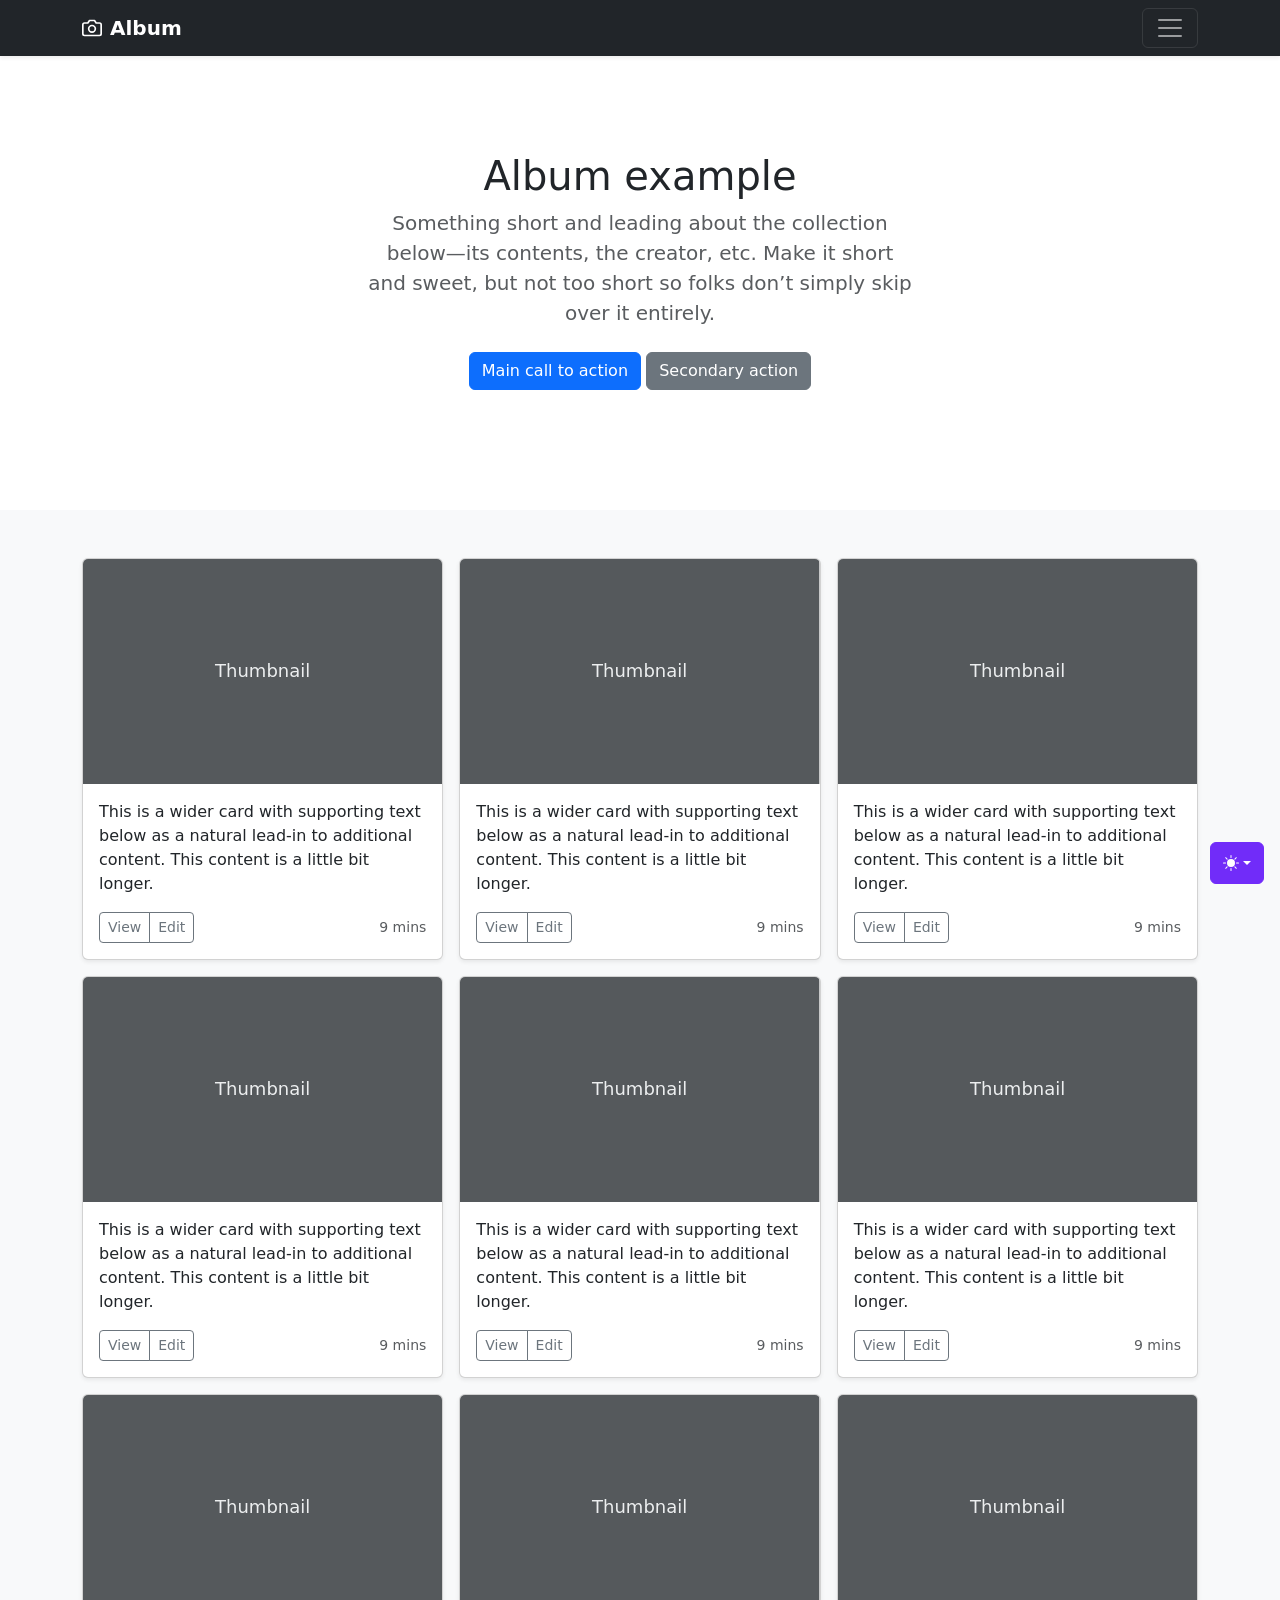
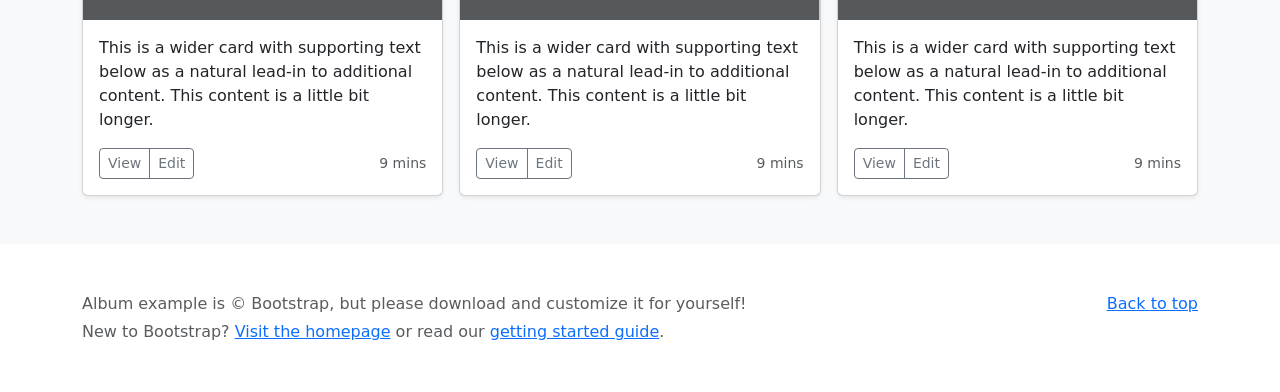
<file: bootstrap-Templates/album/index.html>
<!doctype html>
<html lang="en" data-bs-theme="auto">
  <head>
    <meta charset="utf-8" />
    <meta name="viewport" content="width=device-width, initial-scale=1" />
    <meta name="description" content="" />
    <meta
      name="author"
      content="Mark Otto, Jacob Thornton, and Bootstrap contributors"
    />
    <meta name="generator" content="Astro v5.13.2" />
    <title>Album example · Bootstrap v5.3</title>
    <link
      rel="canonical"
      href="https://getbootstrap.com/docs/5.3/examples/album/"
    />
    <script src="../assets/js/color-modes.js"></script>
    <link href="../assets/dist/css/bootstrap.min.css" rel="stylesheet" />
    <meta name="theme-color" content="#712cf9" />
    <style>
      .bd-placeholder-img {
        font-size: 1.125rem;
        text-anchor: middle;
        -webkit-user-select: none;
        -moz-user-select: none;
        user-select: none;
      }
      @media (min-width: 768px) {
        .bd-placeholder-img-lg {
          font-size: 3.5rem;
        }
      }
      .b-example-divider {
        width: 100%;
        height: 3rem;
        background-color: #0000001a;
        border: solid rgba(0, 0, 0, 0.15);
        border-width: 1px 0;
        box-shadow:
          inset 0 0.5em 1.5em #0000001a,
          inset 0 0.125em 0.5em #00000026;
      }
      .b-example-vr {
        flex-shrink: 0;
        width: 1.5rem;
        height: 100vh;
      }
      .bi {
        vertical-align: -0.125em;
        fill: currentColor;
      }
      .nav-scroller {
        position: relative;
        z-index: 2;
        height: 2.75rem;
        overflow-y: hidden;
      }
      .nav-scroller .nav {
        display: flex;
        flex-wrap: nowrap;
        padding-bottom: 1rem;
        margin-top: -1px;
        overflow-x: auto;
        text-align: center;
        white-space: nowrap;
        -webkit-overflow-scrolling: touch;
      }
      .btn-bd-primary {
        --bd-violet-bg: #712cf9;
        --bd-violet-rgb: 112.520718, 44.062154, 249.437846;
        --bs-btn-font-weight: 600;
        --bs-btn-color: var(--bs-white);
        --bs-btn-bg: var(--bd-violet-bg);
        --bs-btn-border-color: var(--bd-violet-bg);
        --bs-btn-hover-color: var(--bs-white);
        --bs-btn-hover-bg: #6528e0;
        --bs-btn-hover-border-color: #6528e0;
        --bs-btn-focus-shadow-rgb: var(--bd-violet-rgb);
        --bs-btn-active-color: var(--bs-btn-hover-color);
        --bs-btn-active-bg: #5a23c8;
        --bs-btn-active-border-color: #5a23c8;
      }
      .bd-mode-toggle {
        z-index: 1500;
      }
      .bd-mode-toggle .bi {
        width: 1em;
        height: 1em;
      }
      .bd-mode-toggle .dropdown-menu .active .bi {
        display: block !important;
      }
    </style>
  </head>
  <body>
    <svg xmlns="http://www.w3.org/2000/svg" class="d-none">
      <symbol id="check2" viewBox="0 0 16 16">
        <path
          d="M13.854 3.646a.5.5 0 0 1 0 .708l-7 7a.5.5 0 0 1-.708 0l-3.5-3.5a.5.5 0 1 1 .708-.708L6.5 10.293l6.646-6.647a.5.5 0 0 1 .708 0z"
        ></path>
      </symbol>
      <symbol id="circle-half" viewBox="0 0 16 16">
        <path
          d="M8 15A7 7 0 1 0 8 1v14zm0 1A8 8 0 1 1 8 0a8 8 0 0 1 0 16z"
        ></path>
      </symbol>
      <symbol id="moon-stars-fill" viewBox="0 0 16 16">
        <path
          d="M6 .278a.768.768 0 0 1 .08.858 7.208 7.208 0 0 0-.878 3.46c0 4.021 3.278 7.277 7.318 7.277.527 0 1.04-.055 1.533-.16a.787.787 0 0 1 .81.316.733.733 0 0 1-.031.893A8.349 8.349 0 0 1 8.344 16C3.734 16 0 12.286 0 7.71 0 4.266 2.114 1.312 5.124.06A.752.752 0 0 1 6 .278z"
        ></path>
        <path
          d="M10.794 3.148a.217.217 0 0 1 .412 0l.387 1.162c.173.518.579.924 1.097 1.097l1.162.387a.217.217 0 0 1 0 .412l-1.162.387a1.734 1.734 0 0 0-1.097 1.097l-.387 1.162a.217.217 0 0 1-.412 0l-.387-1.162A1.734 1.734 0 0 0 9.31 6.593l-1.162-.387a.217.217 0 0 1 0-.412l1.162-.387a1.734 1.734 0 0 0 1.097-1.097l.387-1.162zM13.863.099a.145.145 0 0 1 .274 0l.258.774c.115.346.386.617.732.732l.774.258a.145.145 0 0 1 0 .274l-.774.258a1.156 1.156 0 0 0-.732.732l-.258.774a.145.145 0 0 1-.274 0l-.258-.774a1.156 1.156 0 0 0-.732-.732l-.774-.258a.145.145 0 0 1 0-.274l.774-.258c.346-.115.617-.386.732-.732L13.863.1z"
        ></path>
      </symbol>
      <symbol id="sun-fill" viewBox="0 0 16 16">
        <path
          d="M8 12a4 4 0 1 0 0-8 4 4 0 0 0 0 8zM8 0a.5.5 0 0 1 .5.5v2a.5.5 0 0 1-1 0v-2A.5.5 0 0 1 8 0zm0 13a.5.5 0 0 1 .5.5v2a.5.5 0 0 1-1 0v-2A.5.5 0 0 1 8 13zm8-5a.5.5 0 0 1-.5.5h-2a.5.5 0 0 1 0-1h2a.5.5 0 0 1 .5.5zM3 8a.5.5 0 0 1-.5.5h-2a.5.5 0 0 1 0-1h2A.5.5 0 0 1 3 8zm10.657-5.657a.5.5 0 0 1 0 .707l-1.414 1.415a.5.5 0 1 1-.707-.708l1.414-1.414a.5.5 0 0 1 .707 0zm-9.193 9.193a.5.5 0 0 1 0 .707L3.05 13.657a.5.5 0 0 1-.707-.707l1.414-1.414a.5.5 0 0 1 .707 0zm9.193 2.121a.5.5 0 0 1-.707 0l-1.414-1.414a.5.5 0 0 1 .707-.707l1.414 1.414a.5.5 0 0 1 0 .707zM4.464 4.465a.5.5 0 0 1-.707 0L2.343 3.05a.5.5 0 1 1 .707-.707l1.414 1.414a.5.5 0 0 1 0 .708z"
        ></path>
      </symbol>
    </svg>
    <div
      class="dropdown position-fixed bottom-0 end-0 mb-3 me-3 bd-mode-toggle"
    >
      <button
        class="btn btn-bd-primary py-2 dropdown-toggle d-flex align-items-center"
        id="bd-theme"
        type="button"
        aria-expanded="false"
        data-bs-toggle="dropdown"
        aria-label="Toggle theme (auto)"
      >
        <svg class="bi my-1 theme-icon-active" aria-hidden="true">
          <use href="#circle-half"></use>
        </svg>
        <span class="visually-hidden" id="bd-theme-text">Toggle theme</span>
      </button>
      <ul
        class="dropdown-menu dropdown-menu-end shadow"
        aria-labelledby="bd-theme-text"
      >
        <li>
          <button
            type="button"
            class="dropdown-item d-flex align-items-center"
            data-bs-theme-value="light"
            aria-pressed="false"
          >
            <svg class="bi me-2 opacity-50" aria-hidden="true">
              <use href="#sun-fill"></use>
            </svg>
            Light
            <svg class="bi ms-auto d-none" aria-hidden="true">
              <use href="#check2"></use>
            </svg>
          </button>
        </li>
        <li>
          <button
            type="button"
            class="dropdown-item d-flex align-items-center"
            data-bs-theme-value="dark"
            aria-pressed="false"
          >
            <svg class="bi me-2 opacity-50" aria-hidden="true">
              <use href="#moon-stars-fill"></use>
            </svg>
            Dark
            <svg class="bi ms-auto d-none" aria-hidden="true">
              <use href="#check2"></use>
            </svg>
          </button>
        </li>
        <li>
          <button
            type="button"
            class="dropdown-item d-flex align-items-center active"
            data-bs-theme-value="auto"
            aria-pressed="true"
          >
            <svg class="bi me-2 opacity-50" aria-hidden="true">
              <use href="#circle-half"></use>
            </svg>
            Auto
            <svg class="bi ms-auto d-none" aria-hidden="true">
              <use href="#check2"></use>
            </svg>
          </button>
        </li>
      </ul>
    </div>
    <header data-bs-theme="dark">
      <div class="collapse text-bg-dark" id="navbarHeader">
        <div class="container">
          <div class="row">
            <div class="col-sm-8 col-md-7 py-4">
              <h4>About</h4>
              <p class="text-body-secondary">
                Add some information about the album below, the author, or any
                other background context. Make it a few sentences long so folks
                can pick up some informative tidbits. Then, link them off to
                some social networking sites or contact information.
              </p>
            </div>
            <div class="col-sm-4 offset-md-1 py-4">
              <h4>Contact</h4>
              <ul class="list-unstyled">
                <li><a href="#" class="text-white">Follow on X</a></li>
                <li><a href="#" class="text-white">Like on Facebook</a></li>
                <li><a href="#" class="text-white">Email me</a></li>
              </ul>
            </div>
          </div>
        </div>
      </div>
      <div class="navbar navbar-dark bg-dark shadow-sm">
        <div class="container">
          <a href="#" class="navbar-brand d-flex align-items-center">
            <svg
              xmlns="http://www.w3.org/2000/svg"
              width="20"
              height="20"
              fill="none"
              stroke="currentColor"
              stroke-linecap="round"
              stroke-linejoin="round"
              stroke-width="2"
              aria-hidden="true"
              class="me-2"
              viewBox="0 0 24 24"
            >
              <path
                d="M23 19a2 2 0 0 1-2 2H3a2 2 0 0 1-2-2V8a2 2 0 0 1 2-2h4l2-3h6l2 3h4a2 2 0 0 1 2 2z"
              ></path>
              <circle cx="12" cy="13" r="4"></circle>
            </svg>
            <strong>Album</strong>
          </a>
          <button
            class="navbar-toggler"
            type="button"
            data-bs-toggle="collapse"
            data-bs-target="#navbarHeader"
            aria-controls="navbarHeader"
            aria-expanded="false"
            aria-label="Toggle navigation"
          >
            <span class="navbar-toggler-icon"></span>
          </button>
        </div>
      </div>
    </header>
    <main>
      <section class="py-5 text-center container">
        <div class="row py-lg-5">
          <div class="col-lg-6 col-md-8 mx-auto">
            <h1 class="fw-light">Album example</h1>
            <p class="lead text-body-secondary">
              Something short and leading about the collection below—its
              contents, the creator, etc. Make it short and sweet, but not too
              short so folks don’t simply skip over it entirely.
            </p>
            <p>
              <a href="#" class="btn btn-primary my-2">Main call to action</a>
              <a href="#" class="btn btn-secondary my-2">Secondary action</a>
            </p>
          </div>
        </div>
      </section>
      <div class="album py-5 bg-body-tertiary">
        <div class="container">
          <div class="row row-cols-1 row-cols-sm-2 row-cols-md-3 g-3">
            <div class="col">
              <div class="card shadow-sm">
                <svg
                  aria-label="Placeholder: Thumbnail"
                  class="bd-placeholder-img card-img-top"
                  height="225"
                  preserveAspectRatio="xMidYMid slice"
                  role="img"
                  width="100%"
                  xmlns="http://www.w3.org/2000/svg"
                >
                  <title>Placeholder</title>
                  <rect width="100%" height="100%" fill="#55595c"></rect>
                  <text x="50%" y="50%" fill="#eceeef" dy=".3em">
                    Thumbnail
                  </text>
                </svg>
                <div class="card-body">
                  <p class="card-text">
                    This is a wider card with supporting text below as a natural
                    lead-in to additional content. This content is a little bit
                    longer.
                  </p>
                  <div
                    class="d-flex justify-content-between align-items-center"
                  >
                    <div class="btn-group">
                      <button
                        type="button"
                        class="btn btn-sm btn-outline-secondary"
                      >
                        View
                      </button>
                      <button
                        type="button"
                        class="btn btn-sm btn-outline-secondary"
                      >
                        Edit
                      </button>
                    </div>
                    <small class="text-body-secondary">9 mins</small>
                  </div>
                </div>
              </div>
            </div>
            <div class="col">
              <div class="card shadow-sm">
                <svg
                  aria-label="Placeholder: Thumbnail"
                  class="bd-placeholder-img card-img-top"
                  height="225"
                  preserveAspectRatio="xMidYMid slice"
                  role="img"
                  width="100%"
                  xmlns="http://www.w3.org/2000/svg"
                >
                  <title>Placeholder</title>
                  <rect width="100%" height="100%" fill="#55595c"></rect>
                  <text x="50%" y="50%" fill="#eceeef" dy=".3em">
                    Thumbnail
                  </text>
                </svg>
                <div class="card-body">
                  <p class="card-text">
                    This is a wider card with supporting text below as a natural
                    lead-in to additional content. This content is a little bit
                    longer.
                  </p>
                  <div
                    class="d-flex justify-content-between align-items-center"
                  >
                    <div class="btn-group">
                      <button
                        type="button"
                        class="btn btn-sm btn-outline-secondary"
                      >
                        View
                      </button>
                      <button
                        type="button"
                        class="btn btn-sm btn-outline-secondary"
                      >
                        Edit
                      </button>
                    </div>
                    <small class="text-body-secondary">9 mins</small>
                  </div>
                </div>
              </div>
            </div>
            <div class="col">
              <div class="card shadow-sm">
                <svg
                  aria-label="Placeholder: Thumbnail"
                  class="bd-placeholder-img card-img-top"
                  height="225"
                  preserveAspectRatio="xMidYMid slice"
                  role="img"
                  width="100%"
                  xmlns="http://www.w3.org/2000/svg"
                >
                  <title>Placeholder</title>
                  <rect width="100%" height="100%" fill="#55595c"></rect>
                  <text x="50%" y="50%" fill="#eceeef" dy=".3em">
                    Thumbnail
                  </text>
                </svg>
                <div class="card-body">
                  <p class="card-text">
                    This is a wider card with supporting text below as a natural
                    lead-in to additional content. This content is a little bit
                    longer.
                  </p>
                  <div
                    class="d-flex justify-content-between align-items-center"
                  >
                    <div class="btn-group">
                      <button
                        type="button"
                        class="btn btn-sm btn-outline-secondary"
                      >
                        View
                      </button>
                      <button
                        type="button"
                        class="btn btn-sm btn-outline-secondary"
                      >
                        Edit
                      </button>
                    </div>
                    <small class="text-body-secondary">9 mins</small>
                  </div>
                </div>
              </div>
            </div>
            <div class="col">
              <div class="card shadow-sm">
                <svg
                  aria-label="Placeholder: Thumbnail"
                  class="bd-placeholder-img card-img-top"
                  height="225"
                  preserveAspectRatio="xMidYMid slice"
                  role="img"
                  width="100%"
                  xmlns="http://www.w3.org/2000/svg"
                >
                  <title>Placeholder</title>
                  <rect width="100%" height="100%" fill="#55595c"></rect>
                  <text x="50%" y="50%" fill="#eceeef" dy=".3em">
                    Thumbnail
                  </text>
                </svg>
                <div class="card-body">
                  <p class="card-text">
                    This is a wider card with supporting text below as a natural
                    lead-in to additional content. This content is a little bit
                    longer.
                  </p>
                  <div
                    class="d-flex justify-content-between align-items-center"
                  >
                    <div class="btn-group">
                      <button
                        type="button"
                        class="btn btn-sm btn-outline-secondary"
                      >
                        View
                      </button>
                      <button
                        type="button"
                        class="btn btn-sm btn-outline-secondary"
                      >
                        Edit
                      </button>
                    </div>
                    <small class="text-body-secondary">9 mins</small>
                  </div>
                </div>
              </div>
            </div>
            <div class="col">
              <div class="card shadow-sm">
                <svg
                  aria-label="Placeholder: Thumbnail"
                  class="bd-placeholder-img card-img-top"
                  height="225"
                  preserveAspectRatio="xMidYMid slice"
                  role="img"
                  width="100%"
                  xmlns="http://www.w3.org/2000/svg"
                >
                  <title>Placeholder</title>
                  <rect width="100%" height="100%" fill="#55595c"></rect>
                  <text x="50%" y="50%" fill="#eceeef" dy=".3em">
                    Thumbnail
                  </text>
                </svg>
                <div class="card-body">
                  <p class="card-text">
                    This is a wider card with supporting text below as a natural
                    lead-in to additional content. This content is a little bit
                    longer.
                  </p>
                  <div
                    class="d-flex justify-content-between align-items-center"
                  >
                    <div class="btn-group">
                      <button
                        type="button"
                        class="btn btn-sm btn-outline-secondary"
                      >
                        View
                      </button>
                      <button
                        type="button"
                        class="btn btn-sm btn-outline-secondary"
                      >
                        Edit
                      </button>
                    </div>
                    <small class="text-body-secondary">9 mins</small>
                  </div>
                </div>
              </div>
            </div>
            <div class="col">
              <div class="card shadow-sm">
                <svg
                  aria-label="Placeholder: Thumbnail"
                  class="bd-placeholder-img card-img-top"
                  height="225"
                  preserveAspectRatio="xMidYMid slice"
                  role="img"
                  width="100%"
                  xmlns="http://www.w3.org/2000/svg"
                >
                  <title>Placeholder</title>
                  <rect width="100%" height="100%" fill="#55595c"></rect>
                  <text x="50%" y="50%" fill="#eceeef" dy=".3em">
                    Thumbnail
                  </text>
                </svg>
                <div class="card-body">
                  <p class="card-text">
                    This is a wider card with supporting text below as a natural
                    lead-in to additional content. This content is a little bit
                    longer.
                  </p>
                  <div
                    class="d-flex justify-content-between align-items-center"
                  >
                    <div class="btn-group">
                      <button
                        type="button"
                        class="btn btn-sm btn-outline-secondary"
                      >
                        View
                      </button>
                      <button
                        type="button"
                        class="btn btn-sm btn-outline-secondary"
                      >
                        Edit
                      </button>
                    </div>
                    <small class="text-body-secondary">9 mins</small>
                  </div>
                </div>
              </div>
            </div>
            <div class="col">
              <div class="card shadow-sm">
                <svg
                  aria-label="Placeholder: Thumbnail"
                  class="bd-placeholder-img card-img-top"
                  height="225"
                  preserveAspectRatio="xMidYMid slice"
                  role="img"
                  width="100%"
                  xmlns="http://www.w3.org/2000/svg"
                >
                  <title>Placeholder</title>
                  <rect width="100%" height="100%" fill="#55595c"></rect>
                  <text x="50%" y="50%" fill="#eceeef" dy=".3em">
                    Thumbnail
                  </text>
                </svg>
                <div class="card-body">
                  <p class="card-text">
                    This is a wider card with supporting text below as a natural
                    lead-in to additional content. This content is a little bit
                    longer.
                  </p>
                  <div
                    class="d-flex justify-content-between align-items-center"
                  >
                    <div class="btn-group">
                      <button
                        type="button"
                        class="btn btn-sm btn-outline-secondary"
                      >
                        View
                      </button>
                      <button
                        type="button"
                        class="btn btn-sm btn-outline-secondary"
                      >
                        Edit
                      </button>
                    </div>
                    <small class="text-body-secondary">9 mins</small>
                  </div>
                </div>
              </div>
            </div>
            <div class="col">
              <div class="card shadow-sm">
                <svg
                  aria-label="Placeholder: Thumbnail"
                  class="bd-placeholder-img card-img-top"
                  height="225"
                  preserveAspectRatio="xMidYMid slice"
                  role="img"
                  width="100%"
                  xmlns="http://www.w3.org/2000/svg"
                >
                  <title>Placeholder</title>
                  <rect width="100%" height="100%" fill="#55595c"></rect>
                  <text x="50%" y="50%" fill="#eceeef" dy=".3em">
                    Thumbnail
                  </text>
                </svg>
                <div class="card-body">
                  <p class="card-text">
                    This is a wider card with supporting text below as a natural
                    lead-in to additional content. This content is a little bit
                    longer.
                  </p>
                  <div
                    class="d-flex justify-content-between align-items-center"
                  >
                    <div class="btn-group">
                      <button
                        type="button"
                        class="btn btn-sm btn-outline-secondary"
                      >
                        View
                      </button>
                      <button
                        type="button"
                        class="btn btn-sm btn-outline-secondary"
                      >
                        Edit
                      </button>
                    </div>
                    <small class="text-body-secondary">9 mins</small>
                  </div>
                </div>
              </div>
            </div>
            <div class="col">
              <div class="card shadow-sm">
                <svg
                  aria-label="Placeholder: Thumbnail"
                  class="bd-placeholder-img card-img-top"
                  height="225"
                  preserveAspectRatio="xMidYMid slice"
                  role="img"
                  width="100%"
                  xmlns="http://www.w3.org/2000/svg"
                >
                  <title>Placeholder</title>
                  <rect width="100%" height="100%" fill="#55595c"></rect>
                  <text x="50%" y="50%" fill="#eceeef" dy=".3em">
                    Thumbnail
                  </text>
                </svg>
                <div class="card-body">
                  <p class="card-text">
                    This is a wider card with supporting text below as a natural
                    lead-in to additional content. This content is a little bit
                    longer.
                  </p>
                  <div
                    class="d-flex justify-content-between align-items-center"
                  >
                    <div class="btn-group">
                      <button
                        type="button"
                        class="btn btn-sm btn-outline-secondary"
                      >
                        View
                      </button>
                      <button
                        type="button"
                        class="btn btn-sm btn-outline-secondary"
                      >
                        Edit
                      </button>
                    </div>
                    <small class="text-body-secondary">9 mins</small>
                  </div>
                </div>
              </div>
            </div>
          </div>
        </div>
      </div>
    </main>
    <footer class="text-body-secondary py-5">
      <div class="container">
        <p class="float-end mb-1"><a href="#">Back to top</a></p>
        <p class="mb-1">
          Album example is &copy; Bootstrap, but please download and customize
          it for yourself!
        </p>
        <p class="mb-0">
          New to Bootstrap? <a href="/">Visit the homepage</a> or read our
          <a href="../getting-started/introduction">getting started guide</a>.
        </p>
      </div>
    </footer>
    <script
      src="../assets/dist/js/bootstrap.bundle.min.js"
      class="astro-vvvwv3sm"
    ></script>
  </body>
</html>
</file>
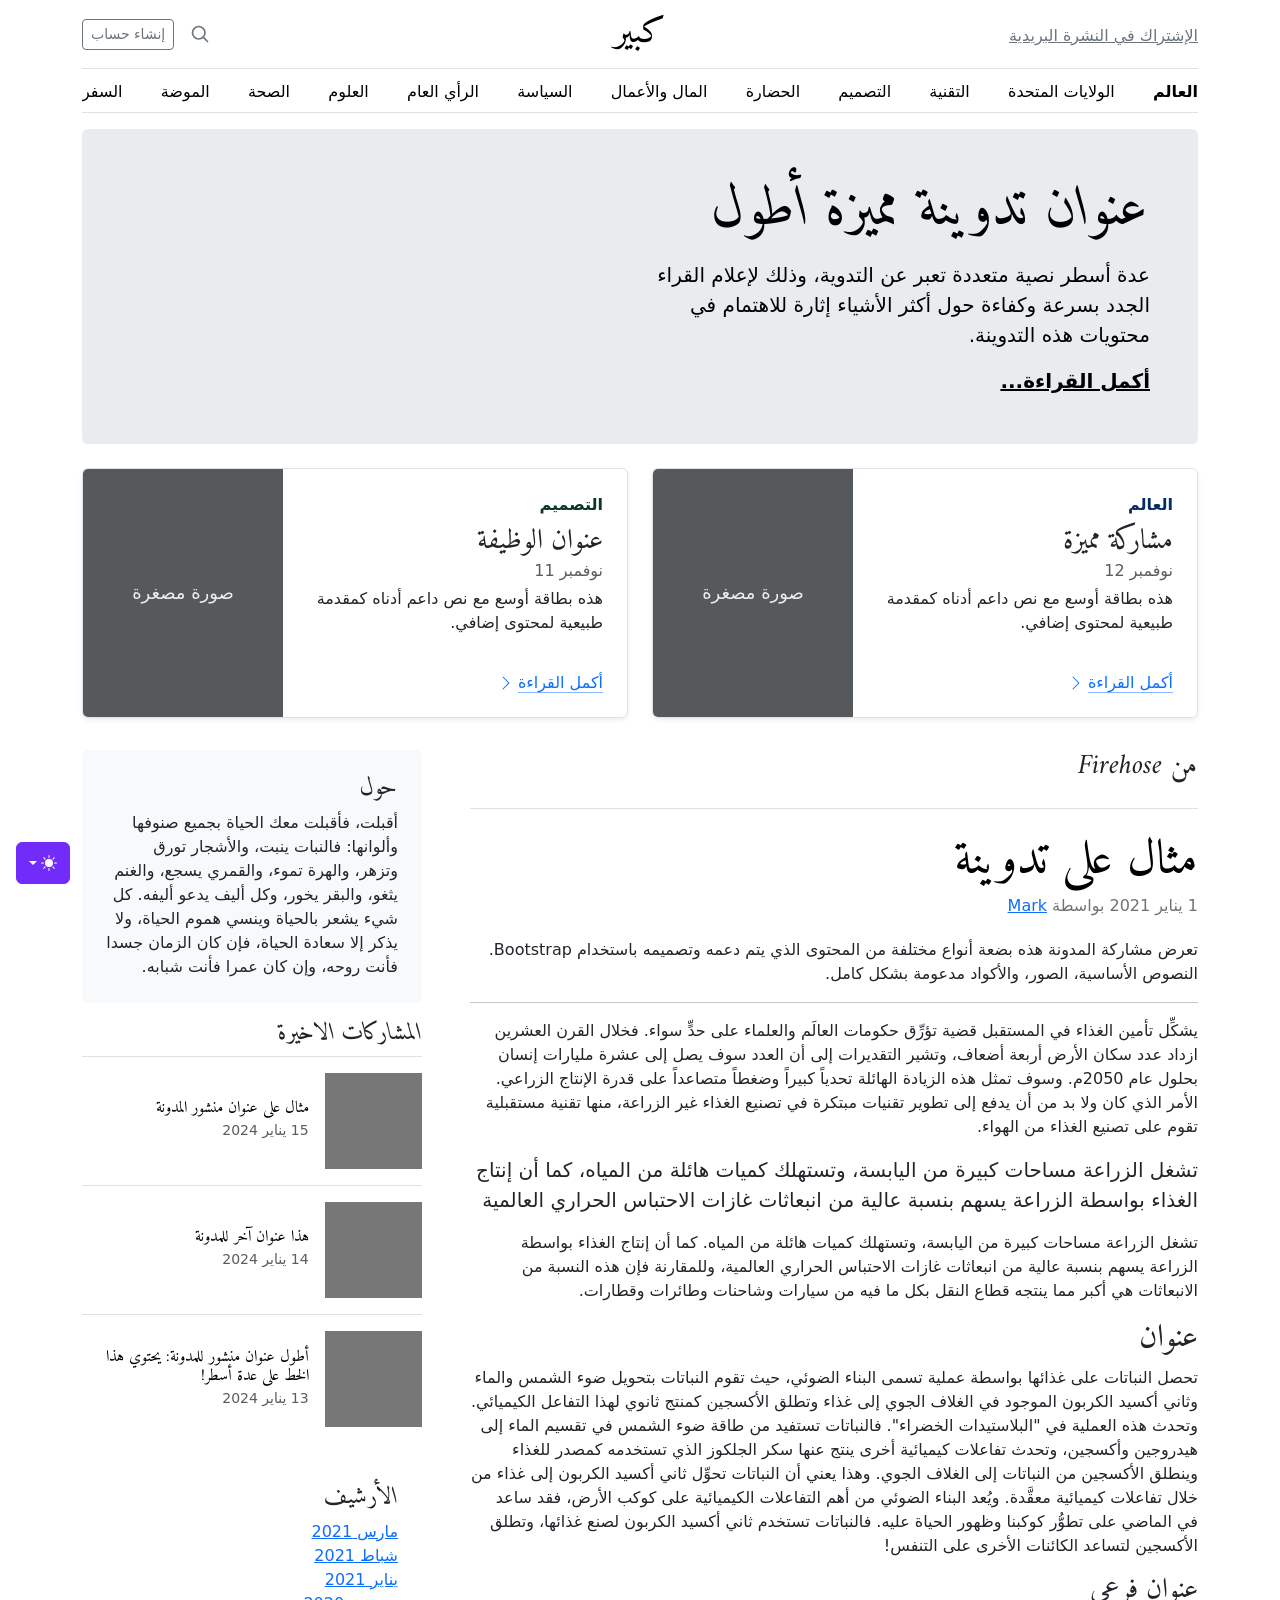
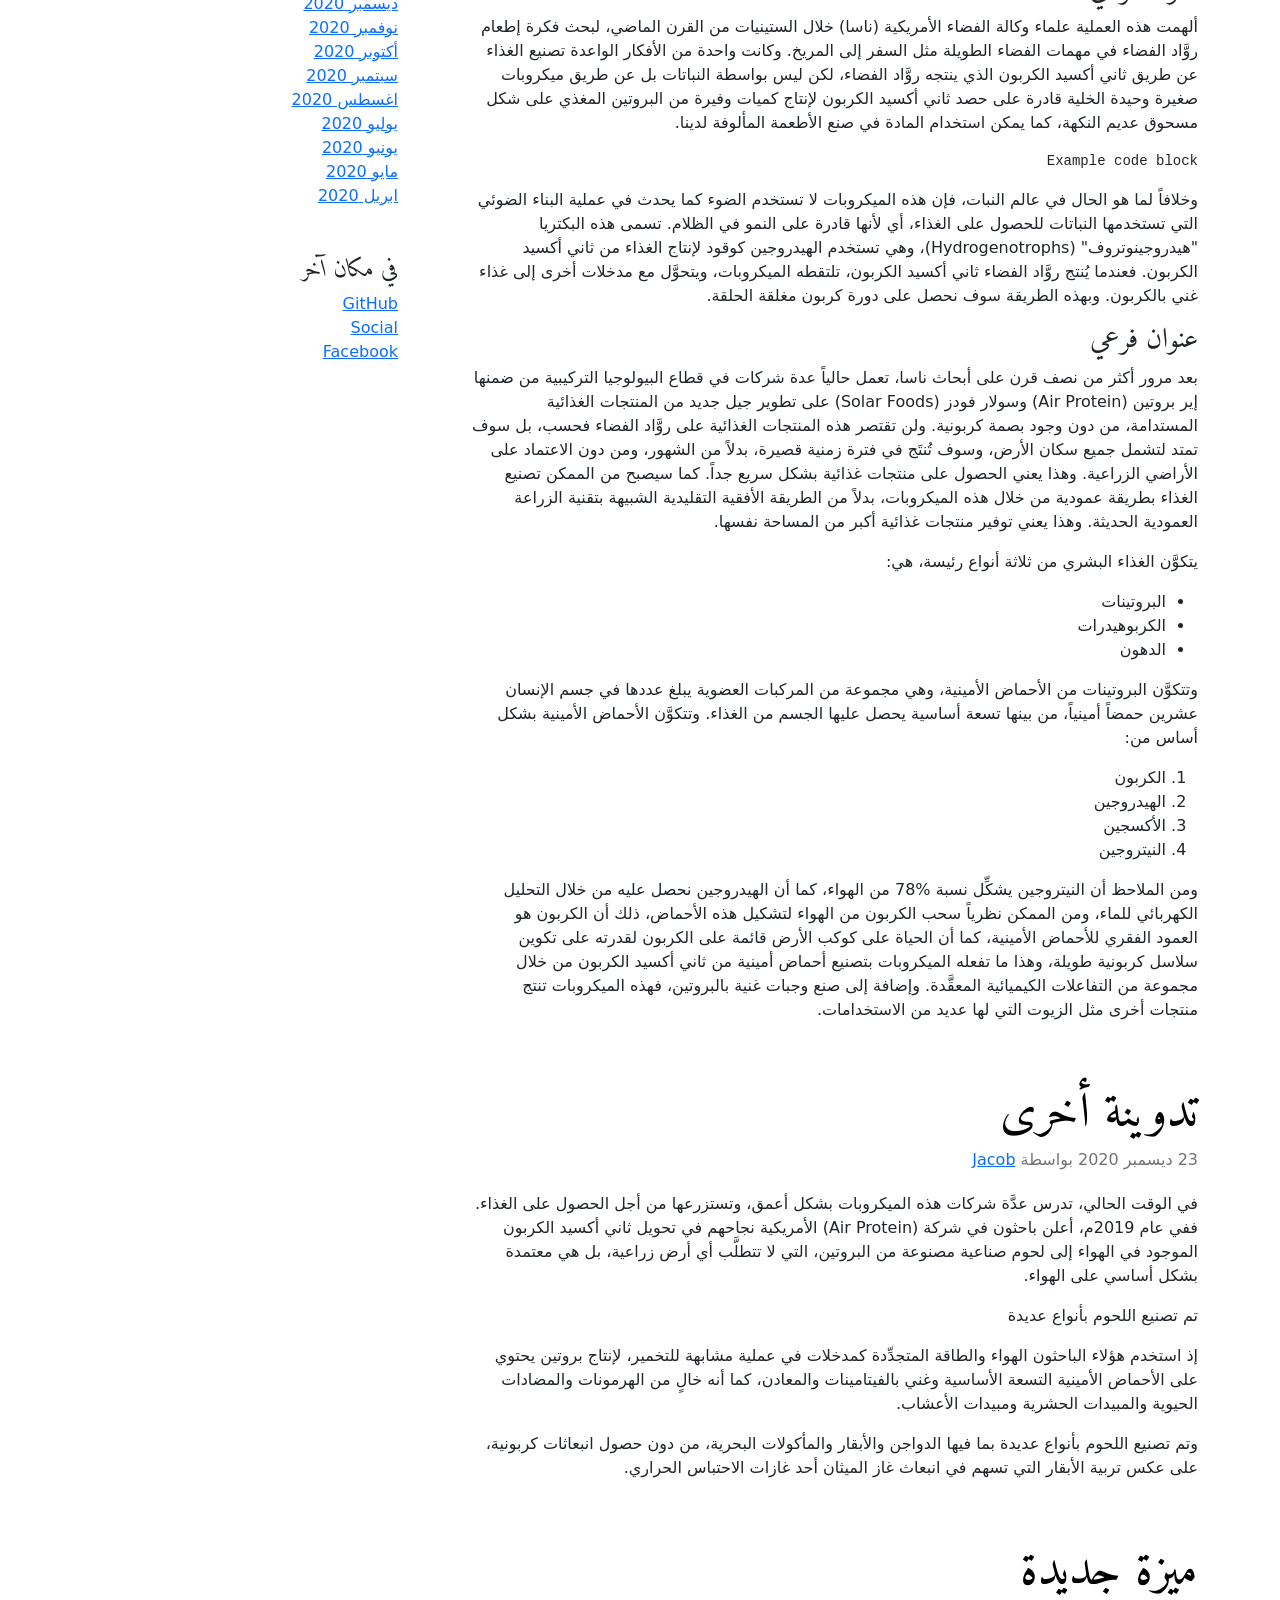
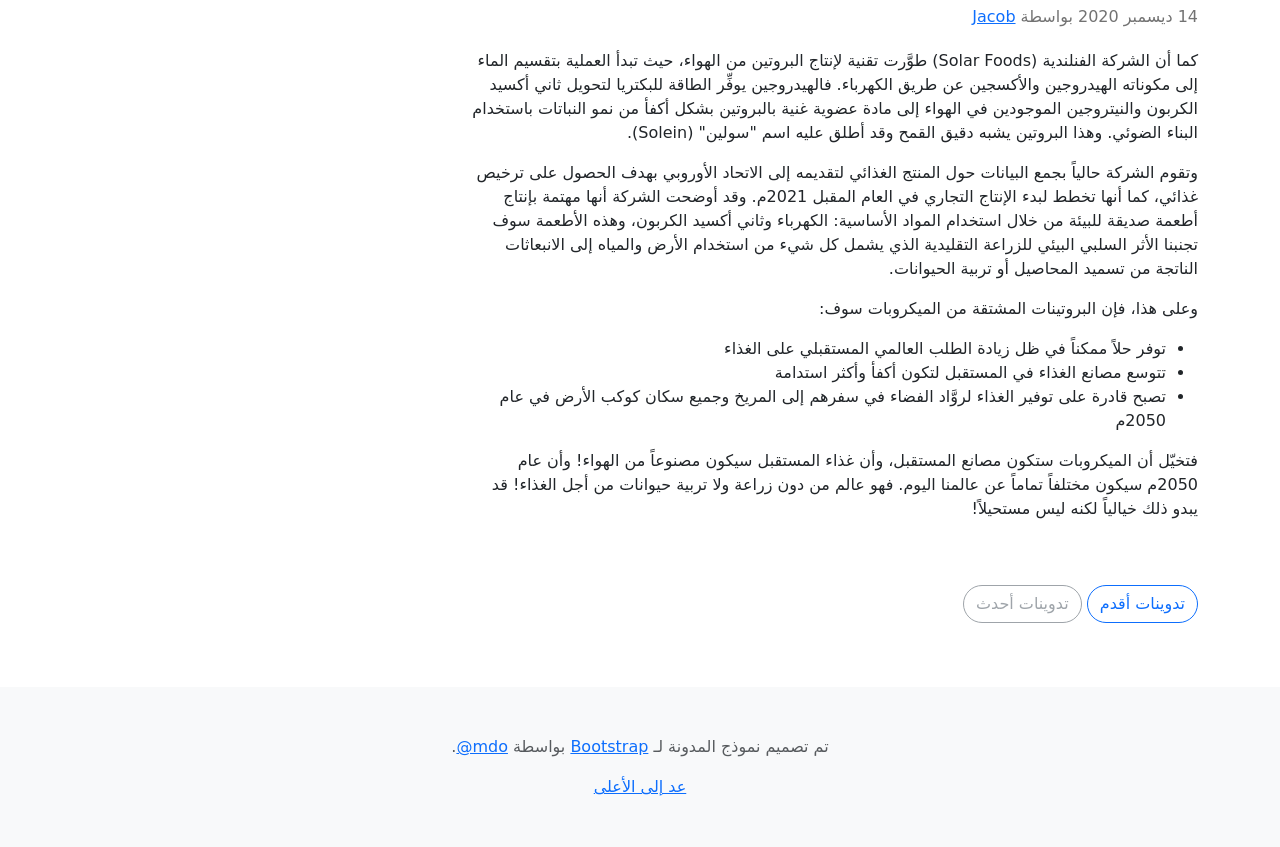
<file: bootstrap-Templates/blog-rtl/index.html>
<!doctype html>
<html lang="ar" dir="rtl" data-bs-theme="auto">
  <head>
    <meta charset="utf-8" />
    <meta name="viewport" content="width=device-width, initial-scale=1" />
    <meta name="description" content="" />
    <meta
      name="author"
      content="Mark Otto, Jacob Thornton, and Bootstrap contributors"
    />
    <meta name="generator" content="Astro v5.13.2" />
    <title>قالب المدونة · Bootstrap v5.3</title>
    <link
      rel="canonical"
      href="https://getbootstrap.com/docs/5.3/examples/blog-rtl/"
    />
    <script src="../assets/js/color-modes.js"></script>
    <link href="../assets/dist/css/bootstrap.rtl.min.css" rel="stylesheet" />
    <meta name="theme-color" content="#712cf9" />
    <link
      href="https://fonts.googleapis.com/css?family=Amiri:wght@400;700&display=swap"
      rel="stylesheet"
    />
    <link href="../blog/blog.rtl.css" rel="stylesheet" />
    <style>
      .bd-placeholder-img {
        font-size: 1.125rem;
        text-anchor: middle;
        -webkit-user-select: none;
        -moz-user-select: none;
        user-select: none;
      }
      @media (min-width: 768px) {
        .bd-placeholder-img-lg {
          font-size: 3.5rem;
        }
      }
      .b-example-divider {
        width: 100%;
        height: 3rem;
        background-color: #0000001a;
        border: solid rgba(0, 0, 0, 0.15);
        border-width: 1px 0;
        box-shadow:
          inset 0 0.5em 1.5em #0000001a,
          inset 0 0.125em 0.5em #00000026;
      }
      .b-example-vr {
        flex-shrink: 0;
        width: 1.5rem;
        height: 100vh;
      }
      .bi {
        vertical-align: -0.125em;
        fill: currentColor;
      }
      .nav-scroller {
        position: relative;
        z-index: 2;
        height: 2.75rem;
        overflow-y: hidden;
      }
      .nav-scroller .nav {
        display: flex;
        flex-wrap: nowrap;
        padding-bottom: 1rem;
        margin-top: -1px;
        overflow-x: auto;
        text-align: center;
        white-space: nowrap;
        -webkit-overflow-scrolling: touch;
      }
      .btn-bd-primary {
        --bd-violet-bg: #712cf9;
        --bd-violet-rgb: 112.520718, 44.062154, 249.437846;
        --bs-btn-font-weight: 600;
        --bs-btn-color: var(--bs-white);
        --bs-btn-bg: var(--bd-violet-bg);
        --bs-btn-border-color: var(--bd-violet-bg);
        --bs-btn-hover-color: var(--bs-white);
        --bs-btn-hover-bg: #6528e0;
        --bs-btn-hover-border-color: #6528e0;
        --bs-btn-focus-shadow-rgb: var(--bd-violet-rgb);
        --bs-btn-active-color: var(--bs-btn-hover-color);
        --bs-btn-active-bg: #5a23c8;
        --bs-btn-active-border-color: #5a23c8;
      }
      .bd-mode-toggle {
        z-index: 1500;
      }
      .bd-mode-toggle .bi {
        width: 1em;
        height: 1em;
      }
      .bd-mode-toggle .dropdown-menu .active .bi {
        display: block !important;
      }
    </style>
  </head>
  <body>
    <svg xmlns="http://www.w3.org/2000/svg" class="d-none">
      <symbol id="check2" viewBox="0 0 16 16">
        <path
          d="M13.854 3.646a.5.5 0 0 1 0 .708l-7 7a.5.5 0 0 1-.708 0l-3.5-3.5a.5.5 0 1 1 .708-.708L6.5 10.293l6.646-6.647a.5.5 0 0 1 .708 0z"
        ></path>
      </symbol>
      <symbol id="circle-half" viewBox="0 0 16 16">
        <path
          d="M8 15A7 7 0 1 0 8 1v14zm0 1A8 8 0 1 1 8 0a8 8 0 0 1 0 16z"
        ></path>
      </symbol>
      <symbol id="moon-stars-fill" viewBox="0 0 16 16">
        <path
          d="M6 .278a.768.768 0 0 1 .08.858 7.208 7.208 0 0 0-.878 3.46c0 4.021 3.278 7.277 7.318 7.277.527 0 1.04-.055 1.533-.16a.787.787 0 0 1 .81.316.733.733 0 0 1-.031.893A8.349 8.349 0 0 1 8.344 16C3.734 16 0 12.286 0 7.71 0 4.266 2.114 1.312 5.124.06A.752.752 0 0 1 6 .278z"
        ></path>
        <path
          d="M10.794 3.148a.217.217 0 0 1 .412 0l.387 1.162c.173.518.579.924 1.097 1.097l1.162.387a.217.217 0 0 1 0 .412l-1.162.387a1.734 1.734 0 0 0-1.097 1.097l-.387 1.162a.217.217 0 0 1-.412 0l-.387-1.162A1.734 1.734 0 0 0 9.31 6.593l-1.162-.387a.217.217 0 0 1 0-.412l1.162-.387a1.734 1.734 0 0 0 1.097-1.097l.387-1.162zM13.863.099a.145.145 0 0 1 .274 0l.258.774c.115.346.386.617.732.732l.774.258a.145.145 0 0 1 0 .274l-.774.258a1.156 1.156 0 0 0-.732.732l-.258.774a.145.145 0 0 1-.274 0l-.258-.774a1.156 1.156 0 0 0-.732-.732l-.774-.258a.145.145 0 0 1 0-.274l.774-.258c.346-.115.617-.386.732-.732L13.863.1z"
        ></path>
      </symbol>
      <symbol id="sun-fill" viewBox="0 0 16 16">
        <path
          d="M8 12a4 4 0 1 0 0-8 4 4 0 0 0 0 8zM8 0a.5.5 0 0 1 .5.5v2a.5.5 0 0 1-1 0v-2A.5.5 0 0 1 8 0zm0 13a.5.5 0 0 1 .5.5v2a.5.5 0 0 1-1 0v-2A.5.5 0 0 1 8 13zm8-5a.5.5 0 0 1-.5.5h-2a.5.5 0 0 1 0-1h2a.5.5 0 0 1 .5.5zM3 8a.5.5 0 0 1-.5.5h-2a.5.5 0 0 1 0-1h2A.5.5 0 0 1 3 8zm10.657-5.657a.5.5 0 0 1 0 .707l-1.414 1.415a.5.5 0 1 1-.707-.708l1.414-1.414a.5.5 0 0 1 .707 0zm-9.193 9.193a.5.5 0 0 1 0 .707L3.05 13.657a.5.5 0 0 1-.707-.707l1.414-1.414a.5.5 0 0 1 .707 0zm9.193 2.121a.5.5 0 0 1-.707 0l-1.414-1.414a.5.5 0 0 1 .707-.707l1.414 1.414a.5.5 0 0 1 0 .707zM4.464 4.465a.5.5 0 0 1-.707 0L2.343 3.05a.5.5 0 1 1 .707-.707l1.414 1.414a.5.5 0 0 1 0 .708z"
        ></path>
      </symbol>
    </svg>
    <div
      class="dropdown position-fixed bottom-0 end-0 mb-3 me-3 bd-mode-toggle"
    >
      <button
        class="btn btn-bd-primary py-2 dropdown-toggle d-flex align-items-center"
        id="bd-theme"
        type="button"
        aria-expanded="false"
        data-bs-toggle="dropdown"
        aria-label="Toggle theme (auto)"
      >
        <svg class="bi my-1 theme-icon-active" aria-hidden="true">
          <use href="#circle-half"></use>
        </svg>
        <span class="visually-hidden" id="bd-theme-text">Toggle theme</span>
      </button>
      <ul
        class="dropdown-menu dropdown-menu-end shadow"
        aria-labelledby="bd-theme-text"
      >
        <li>
          <button
            type="button"
            class="dropdown-item d-flex align-items-center"
            data-bs-theme-value="light"
            aria-pressed="false"
          >
            <svg class="bi me-2 opacity-50" aria-hidden="true">
              <use href="#sun-fill"></use>
            </svg>
            Light
            <svg class="bi ms-auto d-none" aria-hidden="true">
              <use href="#check2"></use>
            </svg>
          </button>
        </li>
        <li>
          <button
            type="button"
            class="dropdown-item d-flex align-items-center"
            data-bs-theme-value="dark"
            aria-pressed="false"
          >
            <svg class="bi me-2 opacity-50" aria-hidden="true">
              <use href="#moon-stars-fill"></use>
            </svg>
            Dark
            <svg class="bi ms-auto d-none" aria-hidden="true">
              <use href="#check2"></use>
            </svg>
          </button>
        </li>
        <li>
          <button
            type="button"
            class="dropdown-item d-flex align-items-center active"
            data-bs-theme-value="auto"
            aria-pressed="true"
          >
            <svg class="bi me-2 opacity-50" aria-hidden="true">
              <use href="#circle-half"></use>
            </svg>
            Auto
            <svg class="bi ms-auto d-none" aria-hidden="true">
              <use href="#check2"></use>
            </svg>
          </button>
        </li>
      </ul>
    </div>
    <svg xmlns="http://www.w3.org/2000/svg" class="d-none">
      <symbol
        id="aperture"
        fill="none"
        stroke="currentColor"
        stroke-linecap="round"
        stroke-linejoin="round"
        stroke-width="2"
        viewBox="0 0 24 24"
      >
        <circle cx="12" cy="12" r="10"></circle>
        <path
          d="M14.31 8l5.74 9.94M9.69 8h11.48M7.38 12l5.74-9.94M9.69 16L3.95 6.06M14.31 16H2.83m13.79-4l-5.74 9.94"
        ></path>
      </symbol>
      <symbol id="cart" viewBox="0 0 16 16">
        <path
          d="M0 1.5A.5.5 0 0 1 .5 1H2a.5.5 0 0 1 .485.379L2.89 3H14.5a.5.5 0 0 1 .49.598l-1 5a.5.5 0 0 1-.465.401l-9.397.472L4.415 11H13a.5.5 0 0 1 0 1H4a.5.5 0 0 1-.491-.408L2.01 3.607 1.61 2H.5a.5.5 0 0 1-.5-.5zM3.102 4l.84 4.479 9.144-.459L13.89 4H3.102zM5 12a2 2 0 1 0 0 4 2 2 0 0 0 0-4zm7 0a2 2 0 1 0 0 4 2 2 0 0 0 0-4zm-7 1a1 1 0 1 1 0 2 1 1 0 0 1 0-2zm7 0a1 1 0 1 1 0 2 1 1 0 0 1 0-2z"
        ></path>
      </symbol>
      <symbol id="chevron-right" viewBox="0 0 16 16">
        <path
          fill-rule="evenodd"
          d="M4.646 1.646a.5.5 0 0 1 .708 0l6 6a.5.5 0 0 1 0 .708l-6 6a.5.5 0 0 1-.708-.708L10.293 8 4.646 2.354a.5.5 0 0 1 0-.708z"
        ></path>
      </symbol>
    </svg>
    <div class="container">
      <header class="border-bottom lh-1 py-3">
        <div class="row flex-nowrap justify-content-between align-items-center">
          <div class="col-4 pt-1">
            <a class="link-secondary" href="#">الإشتراك في النشرة البريدية</a>
          </div>
          <div class="col-4 text-center">
            <a
              class="blog-header-logo text-body-emphasis text-decoration-none"
              href="#"
              >كبير</a
            >
          </div>
          <div class="col-4 d-flex justify-content-end align-items-center">
            <a class="link-secondary" href="#" aria-label="بحث">
              <svg
                xmlns="http://www.w3.org/2000/svg"
                width="20"
                height="20"
                fill="none"
                stroke="currentColor"
                stroke-linecap="round"
                stroke-linejoin="round"
                stroke-width="2"
                class="mx-3"
                role="img"
                viewBox="0 0 24 24"
              >
                <title>بحث</title>
                <circle cx="10.5" cy="10.5" r="7.5"></circle>
                <path d="M21 21l-5.2-5.2"></path>
              </svg>
            </a>
            <a class="btn btn-sm btn-outline-secondary" href="#">إنشاء حساب</a>
          </div>
        </div>
      </header>
      <div class="nav-scroller py-1 mb-3 border-bottom">
        <nav class="nav nav-underline justify-content-between">
          <a class="nav-item nav-link link-body-emphasis active" href="#"
            >العالم</a
          >
          <a class="nav-item nav-link link-body-emphasis" href="#"
            >الولايات المتحدة</a
          >
          <a class="nav-item nav-link link-body-emphasis" href="#">التقنية</a>
          <a class="nav-item nav-link link-body-emphasis" href="#">التصميم</a>
          <a class="nav-item nav-link link-body-emphasis" href="#">الحضارة</a>
          <a class="nav-item nav-link link-body-emphasis" href="#"
            >المال والأعمال</a
          >
          <a class="nav-item nav-link link-body-emphasis" href="#">السياسة</a>
          <a class="nav-item nav-link link-body-emphasis" href="#"
            >الرأي العام</a
          >
          <a class="nav-item nav-link link-body-emphasis" href="#">العلوم</a>
          <a class="nav-item nav-link link-body-emphasis" href="#">الصحة</a>
          <a class="nav-item nav-link link-body-emphasis" href="#">الموضة</a>
          <a class="nav-item nav-link link-body-emphasis" href="#">السفر</a>
        </nav>
      </div>
    </div>
    <main class="container">
      <div class="p-4 p-md-5 mb-4 rounded text-body-emphasis bg-body-secondary">
        <div class="col-lg-6 px-0">
          <h1 class="display-4 fst-italic">عنوان تدوينة مميزة أطول</h1>
          <p class="lead my-3">
            عدة أسطر نصية متعددة تعبر عن التدوية، وذلك لإعلام القراء الجدد بسرعة
            وكفاءة حول أكثر الأشياء إثارة للاهتمام في محتويات هذه التدوينة.
          </p>
          <p class="lead mb-0">
            <a href="#" class="text-body-emphasis fw-bold">أكمل القراءة...</a>
          </p>
        </div>
      </div>
      <div class="row mb-2">
        <div class="col-md-6">
          <div
            class="row g-0 border rounded overflow-hidden flex-md-row mb-4 shadow-sm h-md-250 position-relative"
          >
            <div class="col p-4 d-flex flex-column position-static">
              <strong class="d-inline-block mb-2 text-primary-emphasis"
                >العالم</strong
              >
              <h3 class="mb-0">مشاركة مميزة</h3>
              <div class="mb-1 text-body-secondary">نوفمبر 12</div>
              <p class="card-text mb-auto">
                هذه بطاقة أوسع مع نص داعم أدناه كمقدمة طبيعية لمحتوى إضافي.
              </p>
              <a
                href="#"
                class="icon-link gap-1 icon-link-hover stretched-link"
              >
                أكمل القراءة
                <svg class="bi" aria-hidden="true">
                  <use xlink:href="#chevron-right"></use>
                </svg>
              </a>
            </div>
            <div class="col-auto d-none d-lg-block">
              <svg
                aria-label="Placeholder: صورة مصغرة"
                class="bd-placeholder-img"
                height="250"
                preserveAspectRatio="xMidYMid slice"
                role="img"
                width="200"
                xmlns="http://www.w3.org/2000/svg"
              >
                <title>Placeholder</title>
                <rect width="100%" height="100%" fill="#55595c"></rect>
                <text x="50%" y="50%" fill="#eceeef" dy=".3em">صورة مصغرة</text>
              </svg>
            </div>
          </div>
        </div>
        <div class="col-md-6">
          <div
            class="row g-0 border rounded overflow-hidden flex-md-row mb-4 shadow-sm h-md-250 position-relative"
          >
            <div class="col p-4 d-flex flex-column position-static">
              <strong class="d-inline-block mb-2 text-success-emphasis"
                >التصميم</strong
              >
              <h3 class="mb-0">عنوان الوظيفة</h3>
              <div class="mb-1 text-body-secondary">نوفمبر 11</div>
              <p class="mb-auto">
                هذه بطاقة أوسع مع نص داعم أدناه كمقدمة طبيعية لمحتوى إضافي.
              </p>
              <a
                href="#"
                class="icon-link gap-1 icon-link-hover stretched-link"
              >
                أكمل القراءة
                <svg class="bi" aria-hidden="true">
                  <use xlink:href="#chevron-right"></use>
                </svg>
              </a>
            </div>
            <div class="col-auto d-none d-lg-block">
              <svg
                aria-label="Placeholder: صورة مصغرة"
                class="bd-placeholder-img"
                height="250"
                preserveAspectRatio="xMidYMid slice"
                role="img"
                width="200"
                xmlns="http://www.w3.org/2000/svg"
              >
                <title>Placeholder</title>
                <rect width="100%" height="100%" fill="#55595c"></rect>
                <text x="50%" y="50%" fill="#eceeef" dy=".3em">صورة مصغرة</text>
              </svg>
            </div>
          </div>
        </div>
      </div>
      <div class="row g-5">
        <div class="col-md-8">
          <h3 class="pb-4 mb-4 fst-italic border-bottom">من Firehose</h3>
          <article class="blog-post">
            <h2 class="display-5 link-body-emphasis mb-1">مثال على تدوينة</h2>
            <p class="blog-post-meta">
              1 يناير 2021 بواسطة <a href="#"> Mark </a>
            </p>
            <p>
              تعرض مشاركة المدونة هذه بضعة أنواع مختلفة من المحتوى الذي يتم دعمه
              وتصميمه باستخدام Bootstrap. النصوص الأساسية، الصور، والأكواد
              مدعومة بشكل كامل.
            </p>
            <hr />
            <p>
              يشكِّل تأمين الغذاء في المستقبل قضية تؤرِّق حكومات العالَم
              والعلماء على حدٍّ سواء. فخلال القرن العشرين ازداد عدد سكان الأرض
              أربعة أضعاف، وتشير التقديرات إلى أن العدد سوف يصل إلى عشرة مليارات
              إنسان بحلول عام 2050م. وسوف تمثل هذه الزيادة الهائلة تحدياً كبيراً
              وضغطاً متصاعداً على قدرة الإنتاج الزراعي. الأمر الذي كان ولا بد من
              أن يدفع إلى تطوير تقنيات مبتكرة في تصنيع الغذاء غير الزراعة، منها
              تقنية مستقبلية تقوم على تصنيع الغذاء من الهواء.
            </p>
            <blockquote class="blockquote">
              <p>
                تشغل الزراعة مساحات كبيرة من اليابسة، وتستهلك كميات هائلة من
                المياه، كما أن إنتاج الغذاء بواسطة الزراعة يسهم بنسبة عالية من
                انبعاثات غازات الاحتباس الحراري العالمية
              </p>
            </blockquote>
            <p>
              تشغل الزراعة مساحات كبيرة من اليابسة، وتستهلك كميات هائلة من
              المياه. كما أن إنتاج الغذاء بواسطة الزراعة يسهم بنسبة عالية من
              انبعاثات غازات الاحتباس الحراري العالمية، وللمقارنة فإن هذه النسبة
              من الانبعاثات هي أكبر مما ينتجه قطاع النقل بكل ما فيه من سيارات
              وشاحنات وطائرات وقطارات.
            </p>
            <h2>عنوان</h2>
            <p>
              تحصل النباتات على غذائها بواسطة عملية تسمى البناء الضوئي، حيث تقوم
              النباتات بتحويل ضوء الشمس والماء وثاني أكسيد الكربون الموجود في
              الغلاف الجوي إلى غذاء وتطلق الأكسجين كمنتج ثانوي لهذا التفاعل
              الكيميائي. وتحدث هذه العملية في "البلاستيدات الخضراء". فالنباتات
              تستفيد من طاقة ضوء الشمس في تقسيم الماء إلى هيدروجين وأكسجين،
              وتحدث تفاعلات كيميائية أخرى ينتج عنها سكر الجلكوز الذي تستخدمه
              كمصدر للغذاء وينطلق الأكسجين من النباتات إلى الغلاف الجوي. وهذا
              يعني أن النباتات تحوِّل ثاني أكسيد الكربون إلى غذاء من خلال
              تفاعلات كيميائية معقَّدة. ويُعد البناء الضوئي من أهم التفاعلات
              الكيميائية على كوكب الأرض، فقد ساعد في الماضي على تطوُّر كوكبنا
              وظهور الحياة عليه. فالنباتات تستخدم ثاني أكسيد الكربون لصنع
              غذائها، وتطلق الأكسجين لتساعد الكائنات الأخرى على التنفس!
            </p>
            <h3>عنوان فرعي</h3>
            <p>
              ألهمت هذه العملية علماء وكالة الفضاء الأمريكية (ناسا) خلال
              الستينيات من القرن الماضي، لبحث فكرة إطعام روَّاد الفضاء في مهمات
              الفضاء الطويلة مثل السفر إلى المريخ. وكانت واحدة من الأفكار
              الواعدة تصنيع الغذاء عن طريق ثاني أكسيد الكربون الذي ينتجه روَّاد
              الفضاء، لكن ليس بواسطة النباتات بل عن طريق ميكروبات صغيرة وحيدة
              الخلية قادرة على حصد ثاني أكسيد الكربون لإنتاج كميات وفيرة من
              البروتين المغذي على شكل مسحوق عديم النكهة، كما يمكن استخدام المادة
              في صنع الأطعمة المألوفة لدينا.
            </p>
            <pre><code>Example code block</code></pre>
            <p>
              وخلافاً لما هو الحال في عالم النبات، فإن هذه الميكروبات لا تستخدم
              الضوء كما يحدث في عملية البناء الضوئي التي تستخدمها النباتات
              للحصول على الغذاء، أي لأنها قادرة على النمو في الظلام. تسمى هذه
              البكتريا "هيدروجينوتروف" (Hydrogenotrophs)، وهي تستخدم الهيدروجين
              كوقود لإنتاج الغذاء من ثاني أكسيد الكربون. فعندما يُنتج روَّاد
              الفضاء ثاني أكسيد الكربون، تلتقطه الميكروبات، ويتحوَّل مع مدخلات
              أخرى إلى غذاء غني بالكربون. وبهذه الطريقة سوف نحصل على دورة كربون
              مغلقة الحلقة.
            </p>
            <h3>عنوان فرعي</h3>
            <p>
              بعد مرور أكثر من نصف قرن على أبحاث ناسا، تعمل حالياً عدة شركات في
              قطاع البيولوجيا التركيبية من ضمنها إير بروتين (Air Protein) وسولار
              فودز (Solar Foods) على تطوير جيل جديد من المنتجات الغذائية
              المستدامة، من دون وجود بصمة كربونية. ولن تقتصر هذه المنتجات
              الغذائية على روَّاد الفضاء فحسب، بل سوف تمتد لتشمل جميع سكان
              الأرض، وسوف تُنتَج في فترة زمنية قصيرة، بدلاً من الشهور، ومن دون
              الاعتماد على الأراضي الزراعية. وهذا يعني الحصول على منتجات غذائية
              بشكل سريع جداً. كما سيصبح من الممكن تصنيع الغذاء بطريقة عمودية من
              خلال هذه الميكروبات، بدلاً من الطريقة الأفقية التقليدية الشبيهة
              بتقنية الزراعة العمودية الحديثة. وهذا يعني توفير منتجات غذائية
              أكبر من المساحة نفسها.
            </p>
            <p>يتكوَّن الغذاء البشري من ثلاثة أنواع رئيسة، هي:</p>
            <ul>
              <li>البروتينات</li>
              <li>الكربوهيدرات</li>
              <li>الدهون</li>
            </ul>
            <p>
              وتتكوَّن البروتينات من الأحماض الأمينية، وهي مجموعة من المركبات
              العضوية يبلغ عددها في جسم الإنسان عشرين حمضاً أمينياً، من بينها
              تسعة أساسية يحصل عليها الجسم من الغذاء. وتتكوَّن الأحماض الأمينية
              بشكل أساس من:
            </p>
            <ol>
              <li>الكربون</li>
              <li>الهيدروجين</li>
              <li>الأكسجين</li>
              <li>النيتروجين</li>
            </ol>
            <p>
              ومن الملاحظ أن النيتروجين يشكِّل نسبة %78 من الهواء، كما أن
              الهيدروجين نحصل عليه من خلال التحليل الكهربائي للماء، ومن الممكن
              نظرياً سحب الكربون من الهواء لتشكيل هذه الأحماض، ذلك أن الكربون هو
              العمود الفقري للأحماض الأمينية، كما أن الحياة على كوكب الأرض قائمة
              على الكربون لقدرته على تكوين سلاسل كربونية طويلة، وهذا ما تفعله
              الميكروبات بتصنيع أحماض أمينية من ثاني أكسيد الكربون من خلال
              مجموعة من التفاعلات الكيميائية المعقَّدة. وإضافة إلى صنع وجبات
              غنية بالبروتين، فهذه الميكروبات تنتج منتجات أخرى مثل الزيوت التي
              لها عديد من الاستخدامات.
            </p>
          </article>
          <article class="blog-post">
            <h2 class="display-5 link-body-emphasis mb-1">تدوينة أخرى</h2>
            <p class="blog-post-meta">
              23 ديسمبر 2020 بواسطة <a href="#">Jacob</a>
            </p>
            <p>
              في الوقت الحالي، تدرس عدَّة شركات هذه الميكروبات بشكل أعمق،
              وتستزرعها من أجل الحصول على الغذاء. ففي عام 2019م، أعلن باحثون في
              شركة (Air Protein) الأمريكية نجاحهم في تحويل ثاني أكسيد الكربون
              الموجود في الهواء إلى لحوم صناعية مصنوعة من البروتين، التي لا
              تتطلَّب أي أرض زراعية، بل هي معتمدة بشكل أساسي على الهواء.
            </p>
            <blockquote><p>تم تصنيع اللحوم بأنواع عديدة</p></blockquote>
            <p>
              إذ استخدم هؤلاء الباحثون الهواء والطاقة المتجدِّدة كمدخلات في
              عملية مشابهة للتخمير، لإنتاج بروتين يحتوي على الأحماض الأمينية
              التسعة الأساسية وغني بالفيتامينات والمعادن، كما أنه خالٍ من
              الهرمونات والمضادات الحيوية والمبيدات الحشرية ومبيدات الأعشاب.
            </p>
            <p>
              وتم تصنيع اللحوم بأنواع عديدة بما فيها الدواجن والأبقار والمأكولات
              البحرية، من دون حصول انبعاثات كربونية، على عكس تربية الأبقار التي
              تسهم في انبعاث غاز الميثان أحد غازات الاحتباس الحراري.
            </p>
          </article>
          <article class="blog-post">
            <h2 class="display-5 link-body-emphasis mb-1">ميزة جديدة</h2>
            <p class="blog-post-meta">
              14 ديسمبر 2020 بواسطة <a href="#">Jacob</a>
            </p>
            <p>
              كما أن الشركة الفنلندية (Solar Foods) طوَّرت تقنية لإنتاج البروتين
              من الهواء، حيث تبدأ العملية بتقسيم الماء إلى مكوناته الهيدروجين
              والأكسجين عن طريق الكهرباء. فالهيدروجين يوفِّر الطاقة للبكتريا
              لتحويل ثاني أكسيد الكربون والنيتروجين الموجودين في الهواء إلى مادة
              عضوية غنية بالبروتين بشكل أكفأ من نمو النباتات باستخدام البناء
              الضوئي. وهذا البروتين يشبه دقيق القمح وقد أطلق عليه اسم "سولين"
              (Solein).
            </p>
            <p>
              وتقوم الشركة حالياً بجمع البيانات حول المنتج الغذائي لتقديمه إلى
              الاتحاد الأوروبي بهدف الحصول على ترخيص غذائي، كما أنها تخطط لبدء
              الإنتاج التجاري في العام المقبل 2021م. وقد أوضحت الشركة أنها مهتمة
              بإنتاج أطعمة صديقة للبيئة من خلال استخدام المواد الأساسية:
              الكهرباء وثاني أكسيد الكربون، وهذه الأطعمة سوف تجنبنا الأثر السلبي
              البيئي للزراعة التقليدية الذي يشمل كل شيء من استخدام الأرض والمياه
              إلى الانبعاثات الناتجة من تسميد المحاصيل أو تربية الحيوانات.
            </p>
            <p>وعلى هذا، فإن البروتينات المشتقة من الميكروبات سوف:</p>
            <ul>
              <li>
                توفر حلاً ممكناً في ظل زيادة الطلب العالمي المستقبلي على الغذاء
              </li>
              <li>تتوسع مصانع الغذاء في المستقبل لتكون أكفأ وأكثر استدامة</li>
              <li>
                تصبح قادرة على توفير الغذاء لروَّاد الفضاء في سفرهم إلى المريخ
                وجميع سكان كوكب الأرض في عام 2050م
              </li>
            </ul>
            <p>
              فتخيّل أن الميكروبات ستكون مصانع المستقبل، وأن غذاء المستقبل سيكون
              مصنوعاً من الهواء! وأن عام 2050م سيكون مختلفاً تماماً عن عالمنا
              اليوم. فهو عالم من دون زراعة ولا تربية حيوانات من أجل الغذاء! قد
              يبدو ذلك خيالياً لكنه ليس مستحيلاً!
            </p>
          </article>
          <nav class="blog-pagination" aria-label="Pagination">
            <a class="btn btn-outline-primary rounded-pill" href="#"
              >تدوينات أقدم</a
            >
            <a
              class="btn btn-outline-secondary rounded-pill disabled"
              aria-disabled="true"
              >تدوينات أحدث</a
            >
          </nav>
        </div>
        <div class="col-md-4">
          <div class="position-sticky" style="top: 2rem">
            <div class="p-4 mb-3 bg-body-tertiary rounded">
              <h4 class="fst-italic">حول</h4>
              <p class="mb-0">
                أقبلت، فأقبلت معك الحياة بجميع صنوفها وألوانها: فالنبات ينبت،
                والأشجار تورق وتزهر، والهرة تموء، والقمري يسجع، والغنم يثغو،
                والبقر يخور، وكل أليف يدعو أليفه. كل شيء يشعر بالحياة وينسي هموم
                الحياة، ولا يذكر إلا سعادة الحياة، فإن كان الزمان جسدا فأنت
                روحه، وإن كان عمرا فأنت شبابه.
              </p>
            </div>
            <div>
              <h4 class="fst-italic">المشاركات الاخيرة</h4>
              <ul class="list-unstyled">
                <li>
                  <a
                    class="d-flex flex-column flex-lg-row gap-3 align-items-start align-items-lg-center py-3 link-body-emphasis text-decoration-none border-top"
                    href="#"
                  >
                    <svg
                      aria-hidden="true"
                      class="bd-placeholder-img"
                      height="96"
                      preserveAspectRatio="xMidYMid slice"
                      width="100%"
                      xmlns="http://www.w3.org/2000/svg"
                    >
                      <rect width="100%" height="100%" fill="#777"></rect>
                    </svg>
                    <div class="col-lg-8">
                      <h6 class="mb-0">مثال على عنوان منشور المدونة</h6>
                      <small class="text-body-secondary">15 يناير 2024</small>
                    </div>
                  </a>
                </li>
                <li>
                  <a
                    class="d-flex flex-column flex-lg-row gap-3 align-items-start align-items-lg-center py-3 link-body-emphasis text-decoration-none border-top"
                    href="#"
                  >
                    <svg
                      aria-hidden="true"
                      class="bd-placeholder-img"
                      height="96"
                      preserveAspectRatio="xMidYMid slice"
                      width="100%"
                      xmlns="http://www.w3.org/2000/svg"
                    >
                      <rect width="100%" height="100%" fill="#777"></rect>
                    </svg>
                    <div class="col-lg-8">
                      <h6 class="mb-0">هذا عنوان آخر للمدونة</h6>
                      <small class="text-body-secondary">14 يناير 2024</small>
                    </div>
                  </a>
                </li>
                <li>
                  <a
                    class="d-flex flex-column flex-lg-row gap-3 align-items-start align-items-lg-center py-3 link-body-emphasis text-decoration-none border-top"
                    href="#"
                  >
                    <svg
                      aria-hidden="true"
                      class="bd-placeholder-img"
                      height="96"
                      preserveAspectRatio="xMidYMid slice"
                      width="100%"
                      xmlns="http://www.w3.org/2000/svg"
                    >
                      <rect width="100%" height="100%" fill="#777"></rect>
                    </svg>
                    <div class="col-lg-8">
                      <h6 class="mb-0">
                        أطول عنوان منشور للمدونة: يحتوي هذا الخط على عدة أسطر!
                      </h6>
                      <small class="text-body-secondary">13 يناير 2024</small>
                    </div>
                  </a>
                </li>
              </ul>
            </div>
            <div class="p-4">
              <h4 class="fst-italic">الأرشيف</h4>
              <ol class="list-unstyled mb-0">
                <li><a href="#">مارس 2021</a></li>
                <li><a href="#">شباط 2021</a></li>
                <li><a href="#">يناير 2021</a></li>
                <li><a href="#">ديسمبر 2020</a></li>
                <li><a href="#">نوفمبر 2020</a></li>
                <li><a href="#">أكتوبر 2020</a></li>
                <li><a href="#">سبتمبر 2020</a></li>
                <li><a href="#">اغسطس 2020</a></li>
                <li><a href="#">يوليو 2020</a></li>
                <li><a href="#">يونيو 2020</a></li>
                <li><a href="#">مايو 2020</a></li>
                <li><a href="#">ابريل 2020</a></li>
              </ol>
            </div>
            <div class="p-4">
              <h4 class="fst-italic">في مكان آخر</h4>
              <ol class="list-unstyled">
                <li><a href="#">GitHub</a></li>
                <li><a href="#">Social</a></li>
                <li><a href="#">Facebook</a></li>
              </ol>
            </div>
          </div>
        </div>
      </div>
    </main>
    <footer class="py-5 text-center text-body-secondary bg-body-tertiary">
      <p>
        تم تصميم نموذج المدونة لـ
        <a href="https://getbootstrap.com/">Bootstrap</a> بواسطة
        <a href="https://x.com/mdo"><bdi lang="en" dir="ltr">@mdo</bdi></a
        >.
      </p>
      <p class="mb-0"><a href="#">عد إلى الأعلى</a></p>
    </footer>
    <script
      src="../assets/dist/js/bootstrap.bundle.min.js"
      class="astro-vvvwv3sm"
    ></script>
  </body>
</html>
</file>
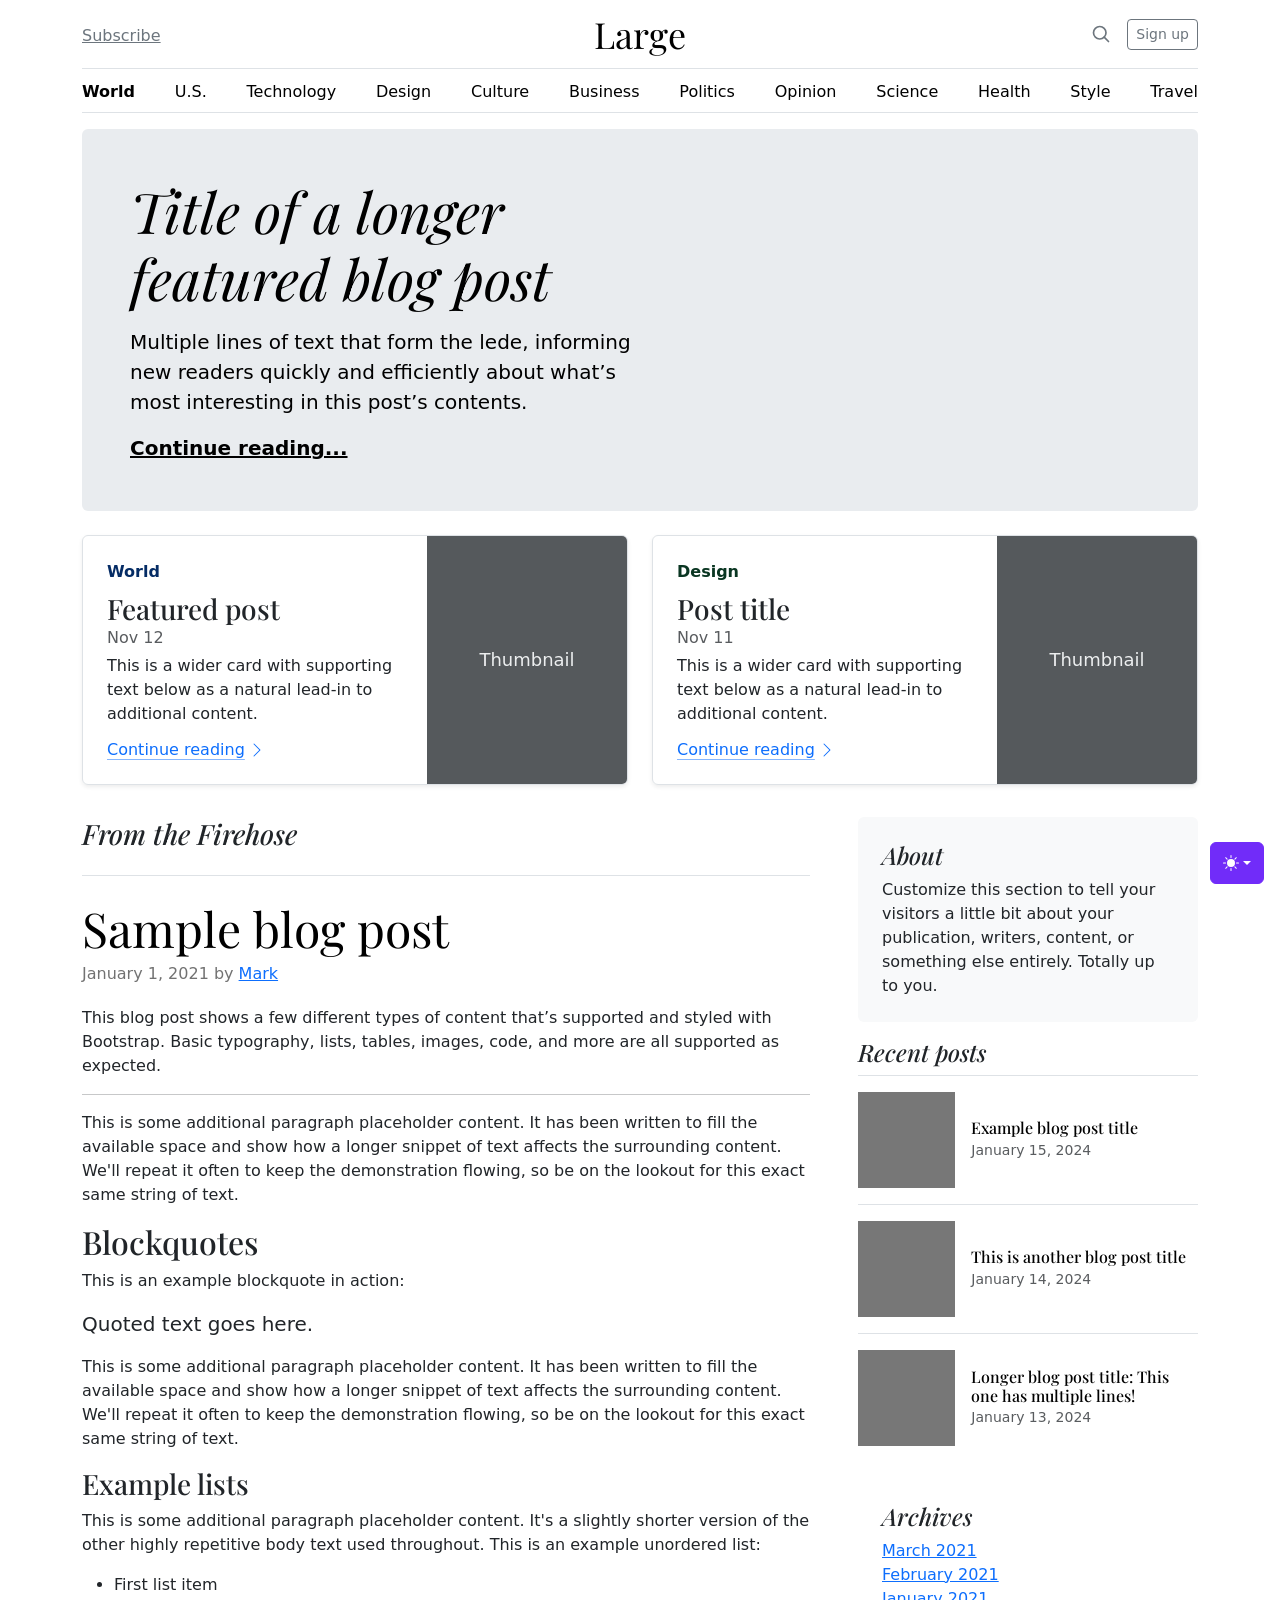
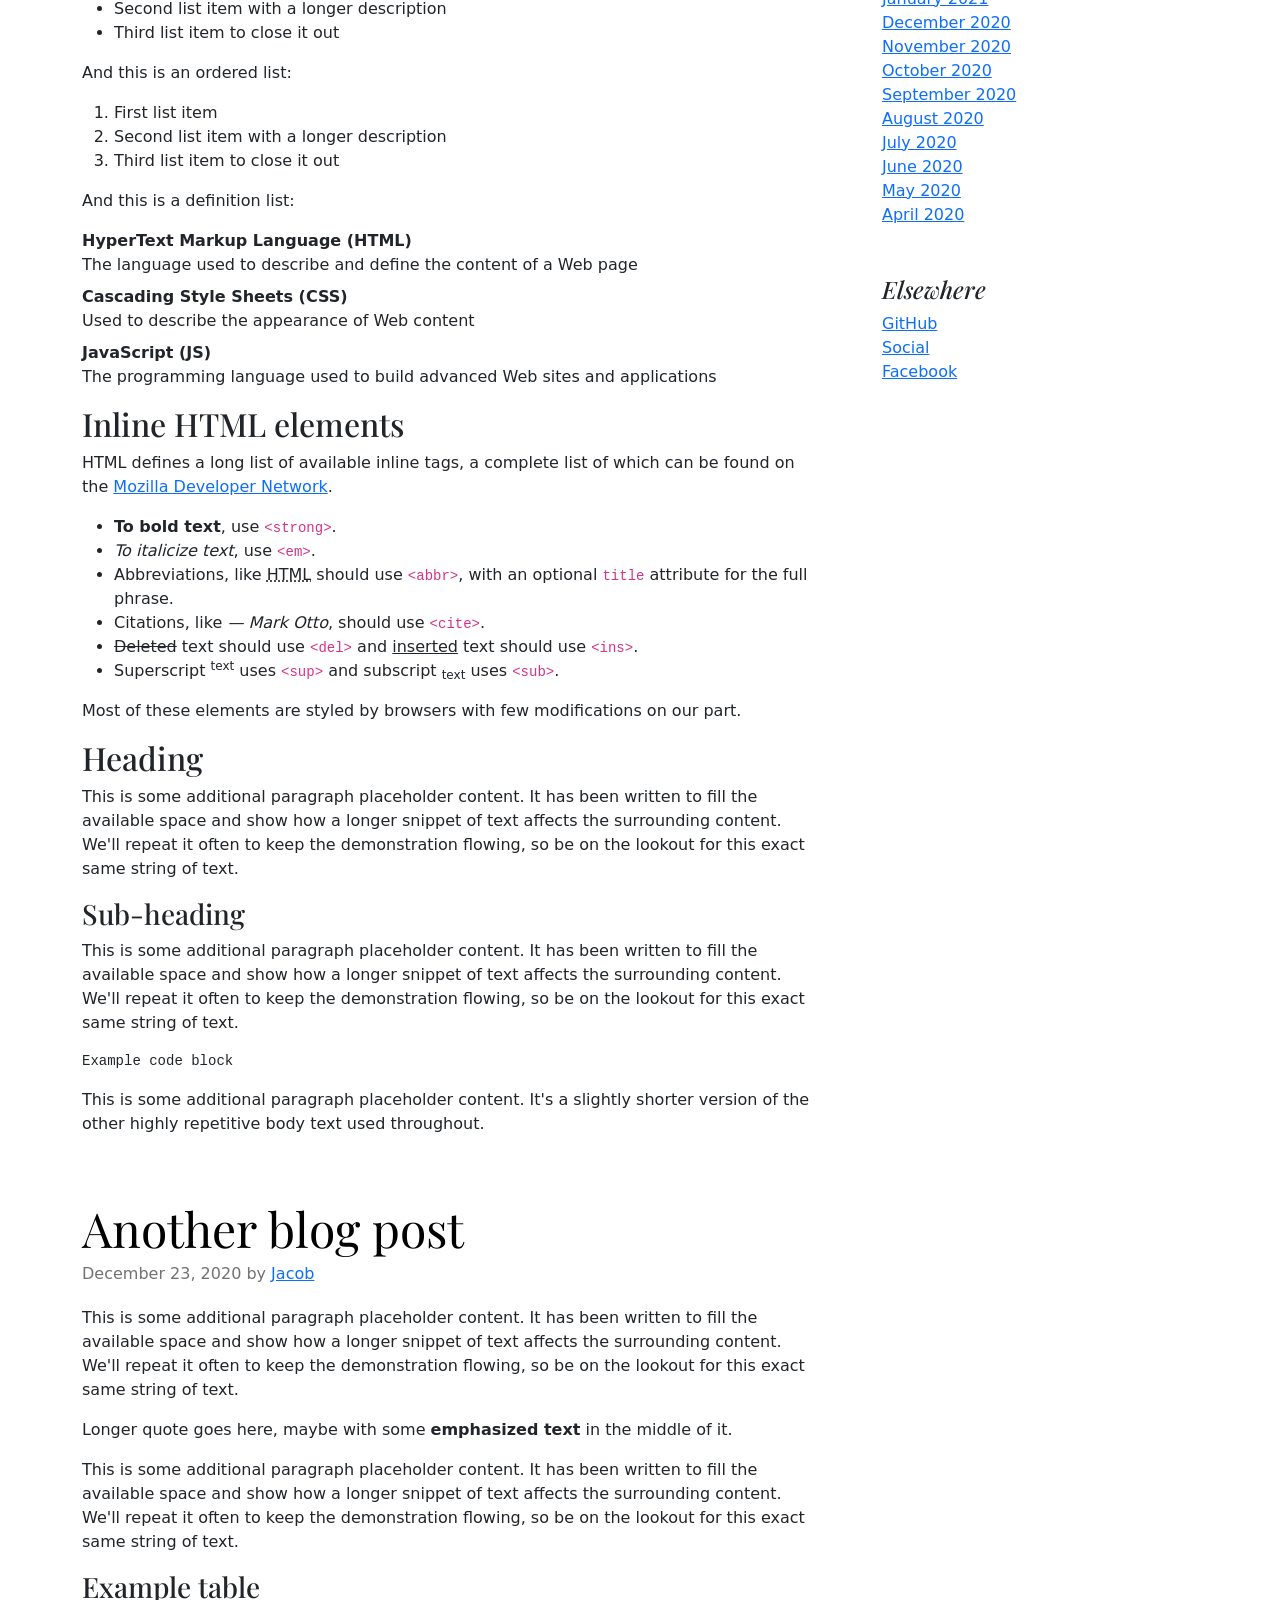
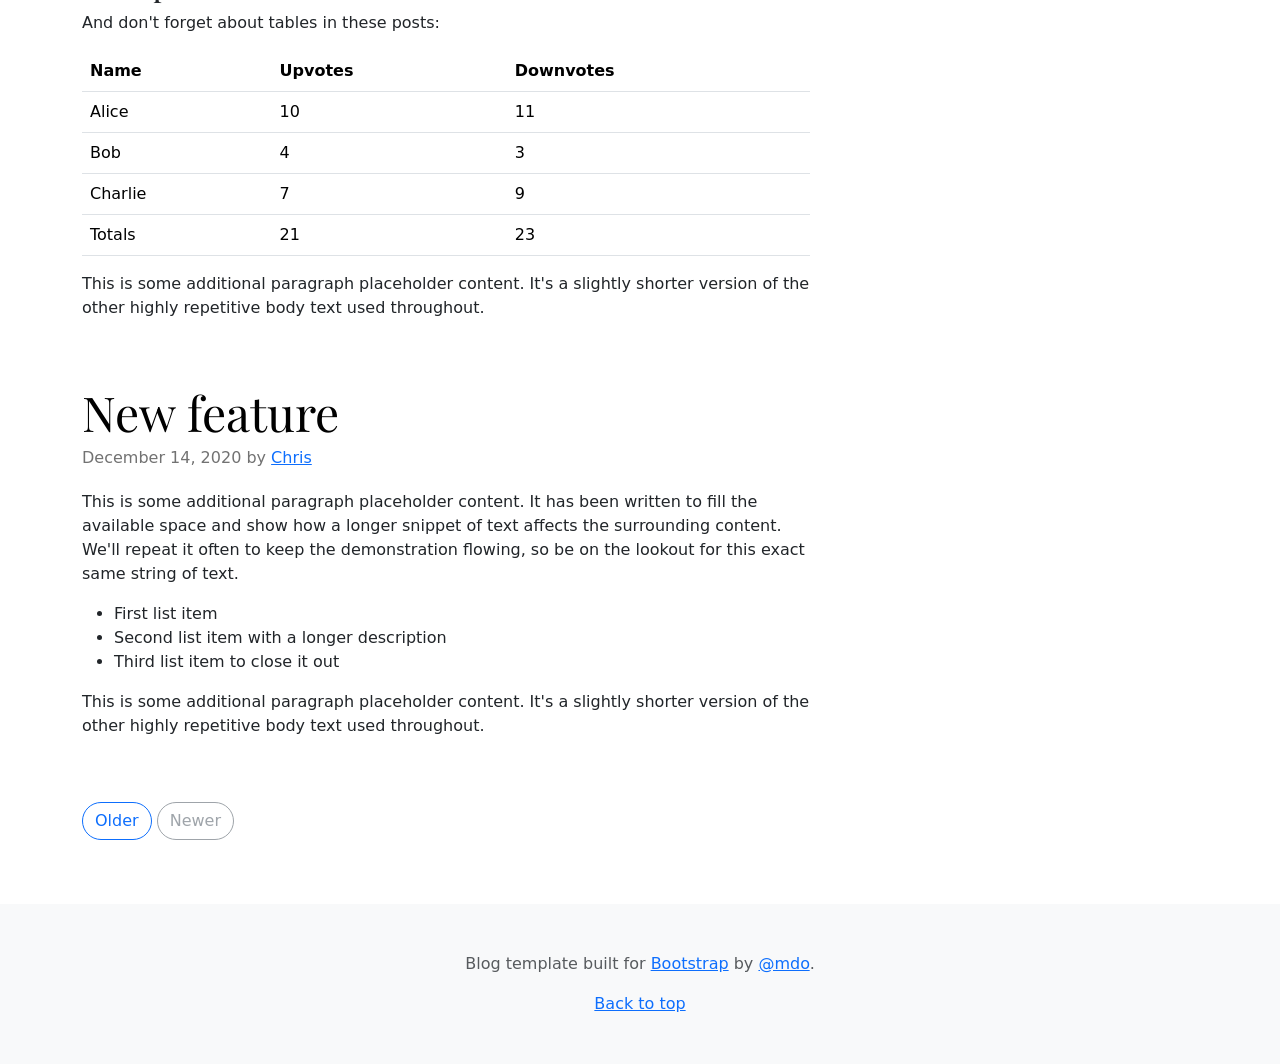
<file: bootstrap-Templates/blog/index.html>
<!doctype html>
<html lang="en" data-bs-theme="auto">
  <head>
    <meta charset="utf-8" />
    <meta name="viewport" content="width=device-width, initial-scale=1" />
    <meta name="description" content="" />
    <meta
      name="author"
      content="Mark Otto, Jacob Thornton, and Bootstrap contributors"
    />
    <meta name="generator" content="Astro v5.13.2" />
    <title>Blog Template · Bootstrap v5.3</title>
    <link
      rel="canonical"
      href="https://getbootstrap.com/docs/5.3/examples/blog/"
    />
    <script src="../assets/js/color-modes.js"></script>
    <link href="../assets/dist/css/bootstrap.min.css" rel="stylesheet" />
    <meta name="theme-color" content="#712cf9" />
    <link
      href="https://fonts.googleapis.com/css?family=Playfair+Display:700,900&display=swap"
      rel="stylesheet"
    />
    <link href="blog.css" rel="stylesheet" />
    <style>
      .bd-placeholder-img {
        font-size: 1.125rem;
        text-anchor: middle;
        -webkit-user-select: none;
        -moz-user-select: none;
        user-select: none;
      }
      @media (min-width: 768px) {
        .bd-placeholder-img-lg {
          font-size: 3.5rem;
        }
      }
      .b-example-divider {
        width: 100%;
        height: 3rem;
        background-color: #0000001a;
        border: solid rgba(0, 0, 0, 0.15);
        border-width: 1px 0;
        box-shadow:
          inset 0 0.5em 1.5em #0000001a,
          inset 0 0.125em 0.5em #00000026;
      }
      .b-example-vr {
        flex-shrink: 0;
        width: 1.5rem;
        height: 100vh;
      }
      .bi {
        vertical-align: -0.125em;
        fill: currentColor;
      }
      .nav-scroller {
        position: relative;
        z-index: 2;
        height: 2.75rem;
        overflow-y: hidden;
      }
      .nav-scroller .nav {
        display: flex;
        flex-wrap: nowrap;
        padding-bottom: 1rem;
        margin-top: -1px;
        overflow-x: auto;
        text-align: center;
        white-space: nowrap;
        -webkit-overflow-scrolling: touch;
      }
      .btn-bd-primary {
        --bd-violet-bg: #712cf9;
        --bd-violet-rgb: 112.520718, 44.062154, 249.437846;
        --bs-btn-font-weight: 600;
        --bs-btn-color: var(--bs-white);
        --bs-btn-bg: var(--bd-violet-bg);
        --bs-btn-border-color: var(--bd-violet-bg);
        --bs-btn-hover-color: var(--bs-white);
        --bs-btn-hover-bg: #6528e0;
        --bs-btn-hover-border-color: #6528e0;
        --bs-btn-focus-shadow-rgb: var(--bd-violet-rgb);
        --bs-btn-active-color: var(--bs-btn-hover-color);
        --bs-btn-active-bg: #5a23c8;
        --bs-btn-active-border-color: #5a23c8;
      }
      .bd-mode-toggle {
        z-index: 1500;
      }
      .bd-mode-toggle .bi {
        width: 1em;
        height: 1em;
      }
      .bd-mode-toggle .dropdown-menu .active .bi {
        display: block !important;
      }
    </style>
  </head>
  <body>
    <svg xmlns="http://www.w3.org/2000/svg" class="d-none">
      <symbol id="check2" viewBox="0 0 16 16">
        <path
          d="M13.854 3.646a.5.5 0 0 1 0 .708l-7 7a.5.5 0 0 1-.708 0l-3.5-3.5a.5.5 0 1 1 .708-.708L6.5 10.293l6.646-6.647a.5.5 0 0 1 .708 0z"
        ></path>
      </symbol>
      <symbol id="circle-half" viewBox="0 0 16 16">
        <path
          d="M8 15A7 7 0 1 0 8 1v14zm0 1A8 8 0 1 1 8 0a8 8 0 0 1 0 16z"
        ></path>
      </symbol>
      <symbol id="moon-stars-fill" viewBox="0 0 16 16">
        <path
          d="M6 .278a.768.768 0 0 1 .08.858 7.208 7.208 0 0 0-.878 3.46c0 4.021 3.278 7.277 7.318 7.277.527 0 1.04-.055 1.533-.16a.787.787 0 0 1 .81.316.733.733 0 0 1-.031.893A8.349 8.349 0 0 1 8.344 16C3.734 16 0 12.286 0 7.71 0 4.266 2.114 1.312 5.124.06A.752.752 0 0 1 6 .278z"
        ></path>
        <path
          d="M10.794 3.148a.217.217 0 0 1 .412 0l.387 1.162c.173.518.579.924 1.097 1.097l1.162.387a.217.217 0 0 1 0 .412l-1.162.387a1.734 1.734 0 0 0-1.097 1.097l-.387 1.162a.217.217 0 0 1-.412 0l-.387-1.162A1.734 1.734 0 0 0 9.31 6.593l-1.162-.387a.217.217 0 0 1 0-.412l1.162-.387a1.734 1.734 0 0 0 1.097-1.097l.387-1.162zM13.863.099a.145.145 0 0 1 .274 0l.258.774c.115.346.386.617.732.732l.774.258a.145.145 0 0 1 0 .274l-.774.258a1.156 1.156 0 0 0-.732.732l-.258.774a.145.145 0 0 1-.274 0l-.258-.774a1.156 1.156 0 0 0-.732-.732l-.774-.258a.145.145 0 0 1 0-.274l.774-.258c.346-.115.617-.386.732-.732L13.863.1z"
        ></path>
      </symbol>
      <symbol id="sun-fill" viewBox="0 0 16 16">
        <path
          d="M8 12a4 4 0 1 0 0-8 4 4 0 0 0 0 8zM8 0a.5.5 0 0 1 .5.5v2a.5.5 0 0 1-1 0v-2A.5.5 0 0 1 8 0zm0 13a.5.5 0 0 1 .5.5v2a.5.5 0 0 1-1 0v-2A.5.5 0 0 1 8 13zm8-5a.5.5 0 0 1-.5.5h-2a.5.5 0 0 1 0-1h2a.5.5 0 0 1 .5.5zM3 8a.5.5 0 0 1-.5.5h-2a.5.5 0 0 1 0-1h2A.5.5 0 0 1 3 8zm10.657-5.657a.5.5 0 0 1 0 .707l-1.414 1.415a.5.5 0 1 1-.707-.708l1.414-1.414a.5.5 0 0 1 .707 0zm-9.193 9.193a.5.5 0 0 1 0 .707L3.05 13.657a.5.5 0 0 1-.707-.707l1.414-1.414a.5.5 0 0 1 .707 0zm9.193 2.121a.5.5 0 0 1-.707 0l-1.414-1.414a.5.5 0 0 1 .707-.707l1.414 1.414a.5.5 0 0 1 0 .707zM4.464 4.465a.5.5 0 0 1-.707 0L2.343 3.05a.5.5 0 1 1 .707-.707l1.414 1.414a.5.5 0 0 1 0 .708z"
        ></path>
      </symbol>
    </svg>
    <div
      class="dropdown position-fixed bottom-0 end-0 mb-3 me-3 bd-mode-toggle"
    >
      <button
        class="btn btn-bd-primary py-2 dropdown-toggle d-flex align-items-center"
        id="bd-theme"
        type="button"
        aria-expanded="false"
        data-bs-toggle="dropdown"
        aria-label="Toggle theme (auto)"
      >
        <svg class="bi my-1 theme-icon-active" aria-hidden="true">
          <use href="#circle-half"></use>
        </svg>
        <span class="visually-hidden" id="bd-theme-text">Toggle theme</span>
      </button>
      <ul
        class="dropdown-menu dropdown-menu-end shadow"
        aria-labelledby="bd-theme-text"
      >
        <li>
          <button
            type="button"
            class="dropdown-item d-flex align-items-center"
            data-bs-theme-value="light"
            aria-pressed="false"
          >
            <svg class="bi me-2 opacity-50" aria-hidden="true">
              <use href="#sun-fill"></use>
            </svg>
            Light
            <svg class="bi ms-auto d-none" aria-hidden="true">
              <use href="#check2"></use>
            </svg>
          </button>
        </li>
        <li>
          <button
            type="button"
            class="dropdown-item d-flex align-items-center"
            data-bs-theme-value="dark"
            aria-pressed="false"
          >
            <svg class="bi me-2 opacity-50" aria-hidden="true">
              <use href="#moon-stars-fill"></use>
            </svg>
            Dark
            <svg class="bi ms-auto d-none" aria-hidden="true">
              <use href="#check2"></use>
            </svg>
          </button>
        </li>
        <li>
          <button
            type="button"
            class="dropdown-item d-flex align-items-center active"
            data-bs-theme-value="auto"
            aria-pressed="true"
          >
            <svg class="bi me-2 opacity-50" aria-hidden="true">
              <use href="#circle-half"></use>
            </svg>
            Auto
            <svg class="bi ms-auto d-none" aria-hidden="true">
              <use href="#check2"></use>
            </svg>
          </button>
        </li>
      </ul>
    </div>
    <svg xmlns="http://www.w3.org/2000/svg" class="d-none">
      <symbol
        id="aperture"
        fill="none"
        stroke="currentColor"
        stroke-linecap="round"
        stroke-linejoin="round"
        stroke-width="2"
        viewBox="0 0 24 24"
      >
        <circle cx="12" cy="12" r="10"></circle>
        <path
          d="M14.31 8l5.74 9.94M9.69 8h11.48M7.38 12l5.74-9.94M9.69 16L3.95 6.06M14.31 16H2.83m13.79-4l-5.74 9.94"
        ></path>
      </symbol>
      <symbol id="cart" viewBox="0 0 16 16">
        <path
          d="M0 1.5A.5.5 0 0 1 .5 1H2a.5.5 0 0 1 .485.379L2.89 3H14.5a.5.5 0 0 1 .49.598l-1 5a.5.5 0 0 1-.465.401l-9.397.472L4.415 11H13a.5.5 0 0 1 0 1H4a.5.5 0 0 1-.491-.408L2.01 3.607 1.61 2H.5a.5.5 0 0 1-.5-.5zM3.102 4l.84 4.479 9.144-.459L13.89 4H3.102zM5 12a2 2 0 1 0 0 4 2 2 0 0 0 0-4zm7 0a2 2 0 1 0 0 4 2 2 0 0 0 0-4zm-7 1a1 1 0 1 1 0 2 1 1 0 0 1 0-2zm7 0a1 1 0 1 1 0 2 1 1 0 0 1 0-2z"
        ></path>
      </symbol>
      <symbol id="chevron-right" viewBox="0 0 16 16">
        <path
          fill-rule="evenodd"
          d="M4.646 1.646a.5.5 0 0 1 .708 0l6 6a.5.5 0 0 1 0 .708l-6 6a.5.5 0 0 1-.708-.708L10.293 8 4.646 2.354a.5.5 0 0 1 0-.708z"
        ></path>
      </symbol>
    </svg>
    <div class="container">
      <header class="border-bottom lh-1 py-3">
        <div class="row flex-nowrap justify-content-between align-items-center">
          <div class="col-4 pt-1">
            <a class="link-secondary" href="#">Subscribe</a>
          </div>
          <div class="col-4 text-center">
            <a
              class="blog-header-logo text-body-emphasis text-decoration-none"
              href="#"
              >Large</a
            >
          </div>
          <div class="col-4 d-flex justify-content-end align-items-center">
            <a class="link-secondary" href="#" aria-label="Search">
              <svg
                xmlns="http://www.w3.org/2000/svg"
                width="20"
                height="20"
                fill="none"
                stroke="currentColor"
                stroke-linecap="round"
                stroke-linejoin="round"
                stroke-width="2"
                class="mx-3"
                role="img"
                viewBox="0 0 24 24"
              >
                <title>Search</title>
                <circle cx="10.5" cy="10.5" r="7.5"></circle>
                <path d="M21 21l-5.2-5.2"></path>
              </svg>
            </a>
            <a class="btn btn-sm btn-outline-secondary" href="#">Sign up</a>
          </div>
        </div>
      </header>
      <div class="nav-scroller py-1 mb-3 border-bottom">
        <nav class="nav nav-underline justify-content-between">
          <a class="nav-item nav-link link-body-emphasis active" href="#"
            >World</a
          >
          <a class="nav-item nav-link link-body-emphasis" href="#">U.S.</a>
          <a class="nav-item nav-link link-body-emphasis" href="#"
            >Technology</a
          >
          <a class="nav-item nav-link link-body-emphasis" href="#">Design</a>
          <a class="nav-item nav-link link-body-emphasis" href="#">Culture</a>
          <a class="nav-item nav-link link-body-emphasis" href="#">Business</a>
          <a class="nav-item nav-link link-body-emphasis" href="#">Politics</a>
          <a class="nav-item nav-link link-body-emphasis" href="#">Opinion</a>
          <a class="nav-item nav-link link-body-emphasis" href="#">Science</a>
          <a class="nav-item nav-link link-body-emphasis" href="#">Health</a>
          <a class="nav-item nav-link link-body-emphasis" href="#">Style</a>
          <a class="nav-item nav-link link-body-emphasis" href="#">Travel</a>
        </nav>
      </div>
    </div>
    <main class="container">
      <div class="p-4 p-md-5 mb-4 rounded text-body-emphasis bg-body-secondary">
        <div class="col-lg-6 px-0">
          <h1 class="display-4 fst-italic">
            Title of a longer featured blog post
          </h1>
          <p class="lead my-3">
            Multiple lines of text that form the lede, informing new readers
            quickly and efficiently about what’s most interesting in this post’s
            contents.
          </p>
          <p class="lead mb-0">
            <a href="#" class="text-body-emphasis fw-bold"
              >Continue reading...</a
            >
          </p>
        </div>
      </div>
      <div class="row mb-2">
        <div class="col-md-6">
          <div
            class="row g-0 border rounded overflow-hidden flex-md-row mb-4 shadow-sm h-md-250 position-relative"
          >
            <div class="col p-4 d-flex flex-column position-static">
              <strong class="d-inline-block mb-2 text-primary-emphasis"
                >World</strong
              >
              <h3 class="mb-0">Featured post</h3>
              <div class="mb-1 text-body-secondary">Nov 12</div>
              <p class="card-text mb-auto">
                This is a wider card with supporting text below as a natural
                lead-in to additional content.
              </p>
              <a
                href="#"
                class="icon-link gap-1 icon-link-hover stretched-link"
              >
                Continue reading
                <svg class="bi" aria-hidden="true">
                  <use xlink:href="#chevron-right"></use>
                </svg>
              </a>
            </div>
            <div class="col-auto d-none d-lg-block">
              <svg
                aria-label="Placeholder: Thumbnail"
                class="bd-placeholder-img"
                height="250"
                preserveAspectRatio="xMidYMid slice"
                role="img"
                width="200"
                xmlns="http://www.w3.org/2000/svg"
              >
                <title>Placeholder</title>
                <rect width="100%" height="100%" fill="#55595c"></rect>
                <text x="50%" y="50%" fill="#eceeef" dy=".3em">Thumbnail</text>
              </svg>
            </div>
          </div>
        </div>
        <div class="col-md-6">
          <div
            class="row g-0 border rounded overflow-hidden flex-md-row mb-4 shadow-sm h-md-250 position-relative"
          >
            <div class="col p-4 d-flex flex-column position-static">
              <strong class="d-inline-block mb-2 text-success-emphasis"
                >Design</strong
              >
              <h3 class="mb-0">Post title</h3>
              <div class="mb-1 text-body-secondary">Nov 11</div>
              <p class="mb-auto">
                This is a wider card with supporting text below as a natural
                lead-in to additional content.
              </p>
              <a
                href="#"
                class="icon-link gap-1 icon-link-hover stretched-link"
              >
                Continue reading
                <svg class="bi" aria-hidden="true">
                  <use xlink:href="#chevron-right"></use>
                </svg>
              </a>
            </div>
            <div class="col-auto d-none d-lg-block">
              <svg
                aria-label="Placeholder: Thumbnail"
                class="bd-placeholder-img"
                height="250"
                preserveAspectRatio="xMidYMid slice"
                role="img"
                width="200"
                xmlns="http://www.w3.org/2000/svg"
              >
                <title>Placeholder</title>
                <rect width="100%" height="100%" fill="#55595c"></rect>
                <text x="50%" y="50%" fill="#eceeef" dy=".3em">Thumbnail</text>
              </svg>
            </div>
          </div>
        </div>
      </div>
      <div class="row g-5">
        <div class="col-md-8">
          <h3 class="pb-4 mb-4 fst-italic border-bottom">From the Firehose</h3>
          <article class="blog-post">
            <h2 class="display-5 link-body-emphasis mb-1">Sample blog post</h2>
            <p class="blog-post-meta">
              January 1, 2021 by <a href="#">Mark</a>
            </p>
            <p>
              This blog post shows a few different types of content that’s
              supported and styled with Bootstrap. Basic typography, lists,
              tables, images, code, and more are all supported as expected.
            </p>
            <hr />
            <p>
              This is some additional paragraph placeholder content. It has been
              written to fill the available space and show how a longer snippet
              of text affects the surrounding content. We'll repeat it often to
              keep the demonstration flowing, so be on the lookout for this
              exact same string of text.
            </p>
            <h2>Blockquotes</h2>
            <p>This is an example blockquote in action:</p>
            <blockquote class="blockquote">
              <p>Quoted text goes here.</p>
            </blockquote>
            <p>
              This is some additional paragraph placeholder content. It has been
              written to fill the available space and show how a longer snippet
              of text affects the surrounding content. We'll repeat it often to
              keep the demonstration flowing, so be on the lookout for this
              exact same string of text.
            </p>
            <h3>Example lists</h3>
            <p>
              This is some additional paragraph placeholder content. It's a
              slightly shorter version of the other highly repetitive body text
              used throughout. This is an example unordered list:
            </p>
            <ul>
              <li>First list item</li>
              <li>Second list item with a longer description</li>
              <li>Third list item to close it out</li>
            </ul>
            <p>And this is an ordered list:</p>
            <ol>
              <li>First list item</li>
              <li>Second list item with a longer description</li>
              <li>Third list item to close it out</li>
            </ol>
            <p>And this is a definition list:</p>
            <dl>
              <dt>HyperText Markup Language (HTML)</dt>
              <dd>
                The language used to describe and define the content of a Web
                page
              </dd>
              <dt>Cascading Style Sheets (CSS)</dt>
              <dd>Used to describe the appearance of Web content</dd>
              <dt>JavaScript (JS)</dt>
              <dd>
                The programming language used to build advanced Web sites and
                applications
              </dd>
            </dl>
            <h2>Inline HTML elements</h2>
            <p>
              HTML defines a long list of available inline tags, a complete list
              of which can be found on the
              <a
                href="https://developer.mozilla.org/en-US/docs/Web/HTML/Element"
                >Mozilla Developer Network</a
              >.
            </p>
            <ul>
              <li>
                <strong>To bold text</strong>, use
                <code class="language-plaintext highlighter-rouge"
                  >&lt;strong&gt;</code
                >.
              </li>
              <li>
                <em>To italicize text</em>, use
                <code class="language-plaintext highlighter-rouge"
                  >&lt;em&gt;</code
                >.
              </li>
              <li>
                Abbreviations, like
                <abbr title="HyperText Markup Language">HTML</abbr> should use
                <code class="language-plaintext highlighter-rouge"
                  >&lt;abbr&gt;</code
                >, with an optional
                <code class="language-plaintext highlighter-rouge">title</code>
                attribute for the full phrase.
              </li>
              <li>
                Citations, like <cite>— Mark Otto</cite>, should use
                <code class="language-plaintext highlighter-rouge"
                  >&lt;cite&gt;</code
                >.
              </li>
              <li>
                <del>Deleted</del> text should use
                <code class="language-plaintext highlighter-rouge"
                  >&lt;del&gt;</code
                >
                and <ins>inserted</ins> text should use
                <code class="language-plaintext highlighter-rouge"
                  >&lt;ins&gt;</code
                >.
              </li>
              <li>
                Superscript <sup>text</sup> uses
                <code class="language-plaintext highlighter-rouge"
                  >&lt;sup&gt;</code
                >
                and subscript <sub>text</sub> uses
                <code class="language-plaintext highlighter-rouge"
                  >&lt;sub&gt;</code
                >.
              </li>
            </ul>
            <p>
              Most of these elements are styled by browsers with few
              modifications on our part.
            </p>
            <h2>Heading</h2>
            <p>
              This is some additional paragraph placeholder content. It has been
              written to fill the available space and show how a longer snippet
              of text affects the surrounding content. We'll repeat it often to
              keep the demonstration flowing, so be on the lookout for this
              exact same string of text.
            </p>
            <h3>Sub-heading</h3>
            <p>
              This is some additional paragraph placeholder content. It has been
              written to fill the available space and show how a longer snippet
              of text affects the surrounding content. We'll repeat it often to
              keep the demonstration flowing, so be on the lookout for this
              exact same string of text.
            </p>
            <pre><code>Example code block</code></pre>
            <p>
              This is some additional paragraph placeholder content. It's a
              slightly shorter version of the other highly repetitive body text
              used throughout.
            </p>
          </article>
          <article class="blog-post">
            <h2 class="display-5 link-body-emphasis mb-1">Another blog post</h2>
            <p class="blog-post-meta">
              December 23, 2020 by <a href="#">Jacob</a>
            </p>
            <p>
              This is some additional paragraph placeholder content. It has been
              written to fill the available space and show how a longer snippet
              of text affects the surrounding content. We'll repeat it often to
              keep the demonstration flowing, so be on the lookout for this
              exact same string of text.
            </p>
            <blockquote>
              <p>
                Longer quote goes here, maybe with some
                <strong>emphasized text</strong> in the middle of it.
              </p>
            </blockquote>
            <p>
              This is some additional paragraph placeholder content. It has been
              written to fill the available space and show how a longer snippet
              of text affects the surrounding content. We'll repeat it often to
              keep the demonstration flowing, so be on the lookout for this
              exact same string of text.
            </p>
            <h3>Example table</h3>
            <p>And don't forget about tables in these posts:</p>
            <table class="table">
              <thead>
                <tr>
                  <th>Name</th>
                  <th>Upvotes</th>
                  <th>Downvotes</th>
                </tr>
              </thead>
              <tbody>
                <tr>
                  <td>Alice</td>
                  <td>10</td>
                  <td>11</td>
                </tr>
                <tr>
                  <td>Bob</td>
                  <td>4</td>
                  <td>3</td>
                </tr>
                <tr>
                  <td>Charlie</td>
                  <td>7</td>
                  <td>9</td>
                </tr>
              </tbody>
              <tfoot>
                <tr>
                  <td>Totals</td>
                  <td>21</td>
                  <td>23</td>
                </tr>
              </tfoot>
            </table>
            <p>
              This is some additional paragraph placeholder content. It's a
              slightly shorter version of the other highly repetitive body text
              used throughout.
            </p>
          </article>
          <article class="blog-post">
            <h2 class="display-5 link-body-emphasis mb-1">New feature</h2>
            <p class="blog-post-meta">
              December 14, 2020 by <a href="#">Chris</a>
            </p>
            <p>
              This is some additional paragraph placeholder content. It has been
              written to fill the available space and show how a longer snippet
              of text affects the surrounding content. We'll repeat it often to
              keep the demonstration flowing, so be on the lookout for this
              exact same string of text.
            </p>
            <ul>
              <li>First list item</li>
              <li>Second list item with a longer description</li>
              <li>Third list item to close it out</li>
            </ul>
            <p>
              This is some additional paragraph placeholder content. It's a
              slightly shorter version of the other highly repetitive body text
              used throughout.
            </p>
          </article>
          <nav class="blog-pagination" aria-label="Pagination">
            <a class="btn btn-outline-primary rounded-pill" href="#">Older</a>
            <a
              class="btn btn-outline-secondary rounded-pill disabled"
              aria-disabled="true"
              >Newer</a
            >
          </nav>
        </div>
        <div class="col-md-4">
          <div class="position-sticky" style="top: 2rem">
            <div class="p-4 mb-3 bg-body-tertiary rounded">
              <h4 class="fst-italic">About</h4>
              <p class="mb-0">
                Customize this section to tell your visitors a little bit about
                your publication, writers, content, or something else entirely.
                Totally up to you.
              </p>
            </div>
            <div>
              <h4 class="fst-italic">Recent posts</h4>
              <ul class="list-unstyled">
                <li>
                  <a
                    class="d-flex flex-column flex-lg-row gap-3 align-items-start align-items-lg-center py-3 link-body-emphasis text-decoration-none border-top"
                    href="#"
                  >
                    <svg
                      aria-hidden="true"
                      class="bd-placeholder-img"
                      height="96"
                      preserveAspectRatio="xMidYMid slice"
                      width="100%"
                      xmlns="http://www.w3.org/2000/svg"
                    >
                      <rect width="100%" height="100%" fill="#777"></rect>
                    </svg>
                    <div class="col-lg-8">
                      <h6 class="mb-0">Example blog post title</h6>
                      <small class="text-body-secondary"
                        >January 15, 2024</small
                      >
                    </div>
                  </a>
                </li>
                <li>
                  <a
                    class="d-flex flex-column flex-lg-row gap-3 align-items-start align-items-lg-center py-3 link-body-emphasis text-decoration-none border-top"
                    href="#"
                  >
                    <svg
                      aria-hidden="true"
                      class="bd-placeholder-img"
                      height="96"
                      preserveAspectRatio="xMidYMid slice"
                      width="100%"
                      xmlns="http://www.w3.org/2000/svg"
                    >
                      <rect width="100%" height="100%" fill="#777"></rect>
                    </svg>
                    <div class="col-lg-8">
                      <h6 class="mb-0">This is another blog post title</h6>
                      <small class="text-body-secondary"
                        >January 14, 2024</small
                      >
                    </div>
                  </a>
                </li>
                <li>
                  <a
                    class="d-flex flex-column flex-lg-row gap-3 align-items-start align-items-lg-center py-3 link-body-emphasis text-decoration-none border-top"
                    href="#"
                  >
                    <svg
                      aria-hidden="true"
                      class="bd-placeholder-img"
                      height="96"
                      preserveAspectRatio="xMidYMid slice"
                      width="100%"
                      xmlns="http://www.w3.org/2000/svg"
                    >
                      <rect width="100%" height="100%" fill="#777"></rect>
                    </svg>
                    <div class="col-lg-8">
                      <h6 class="mb-0">
                        Longer blog post title: This one has multiple lines!
                      </h6>
                      <small class="text-body-secondary"
                        >January 13, 2024</small
                      >
                    </div>
                  </a>
                </li>
              </ul>
            </div>
            <div class="p-4">
              <h4 class="fst-italic">Archives</h4>
              <ol class="list-unstyled mb-0">
                <li><a href="#">March 2021</a></li>
                <li><a href="#">February 2021</a></li>
                <li><a href="#">January 2021</a></li>
                <li><a href="#">December 2020</a></li>
                <li><a href="#">November 2020</a></li>
                <li><a href="#">October 2020</a></li>
                <li><a href="#">September 2020</a></li>
                <li><a href="#">August 2020</a></li>
                <li><a href="#">July 2020</a></li>
                <li><a href="#">June 2020</a></li>
                <li><a href="#">May 2020</a></li>
                <li><a href="#">April 2020</a></li>
              </ol>
            </div>
            <div class="p-4">
              <h4 class="fst-italic">Elsewhere</h4>
              <ol class="list-unstyled">
                <li><a href="#">GitHub</a></li>
                <li><a href="#">Social</a></li>
                <li><a href="#">Facebook</a></li>
              </ol>
            </div>
          </div>
        </div>
      </div>
    </main>
    <footer class="py-5 text-center text-body-secondary bg-body-tertiary">
      <p>
        Blog template built for
        <a href="https://getbootstrap.com/">Bootstrap</a> by
        <a href="https://x.com/mdo">@mdo</a>.
      </p>
      <p class="mb-0"><a href="#">Back to top</a></p>
    </footer>
    <script
      src="../assets/dist/js/bootstrap.bundle.min.js"
      class="astro-vvvwv3sm"
    ></script>
  </body>
</html>
</file>
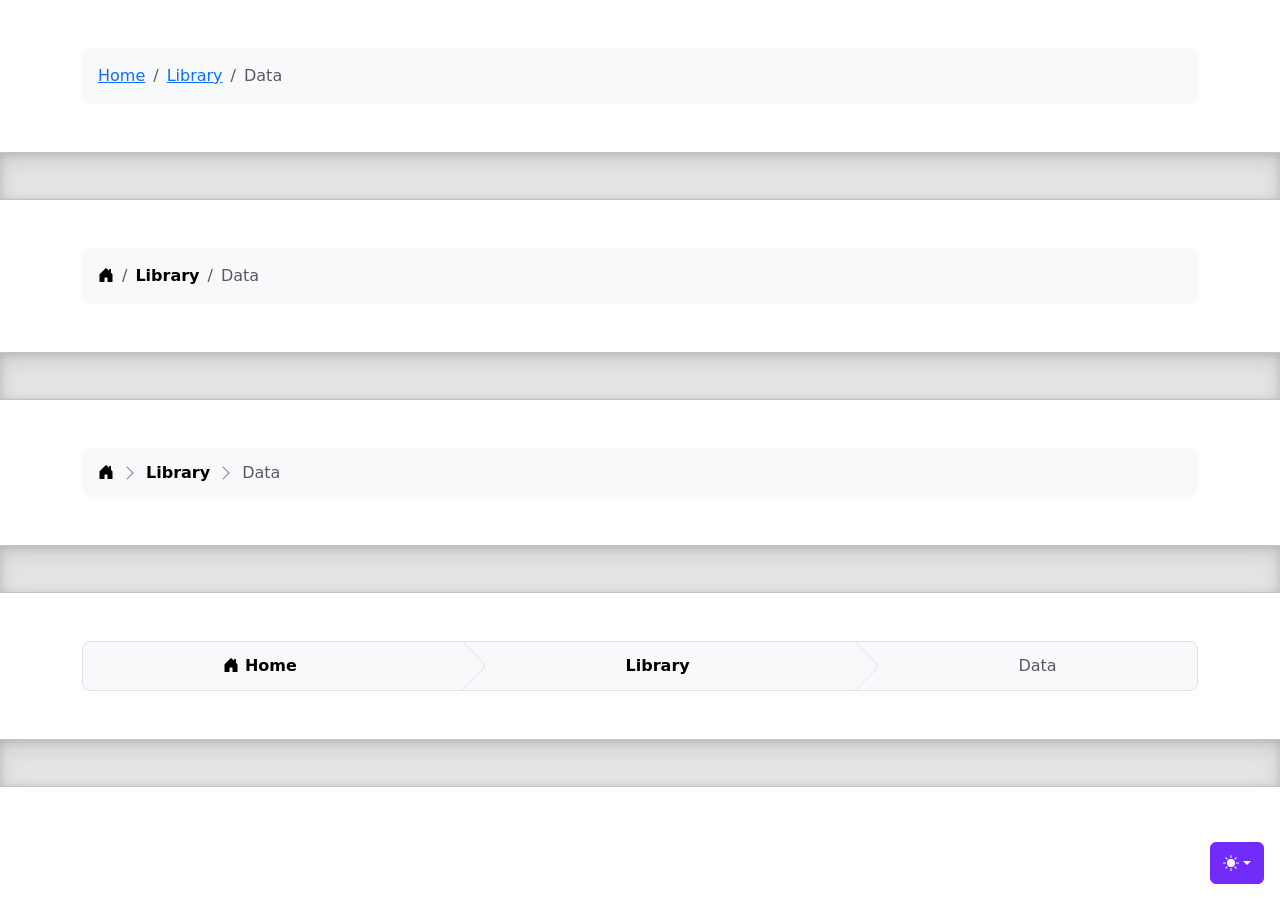
<file: bootstrap-Templates/breadcrumbs/index.html>
<!doctype html>
<html lang="en" data-bs-theme="auto">
  <head>
    <meta charset="utf-8" />
    <meta name="viewport" content="width=device-width, initial-scale=1" />
    <meta name="description" content="" />
    <meta
      name="author"
      content="Mark Otto, Jacob Thornton, and Bootstrap contributors"
    />
    <meta name="generator" content="Astro v5.13.2" />
    <title>Breadcrumbs · Bootstrap v5.3</title>
    <link
      rel="canonical"
      href="https://getbootstrap.com/docs/5.3/examples/breadcrumbs/"
    />
    <script src="../assets/js/color-modes.js"></script>
    <link href="../assets/dist/css/bootstrap.min.css" rel="stylesheet" />
    <meta name="theme-color" content="#712cf9" />
    <link href="breadcrumbs.css" rel="stylesheet" />
    <style>
      .bd-placeholder-img {
        font-size: 1.125rem;
        text-anchor: middle;
        -webkit-user-select: none;
        -moz-user-select: none;
        user-select: none;
      }
      @media (min-width: 768px) {
        .bd-placeholder-img-lg {
          font-size: 3.5rem;
        }
      }
      .b-example-divider {
        width: 100%;
        height: 3rem;
        background-color: #0000001a;
        border: solid rgba(0, 0, 0, 0.15);
        border-width: 1px 0;
        box-shadow:
          inset 0 0.5em 1.5em #0000001a,
          inset 0 0.125em 0.5em #00000026;
      }
      .b-example-vr {
        flex-shrink: 0;
        width: 1.5rem;
        height: 100vh;
      }
      .bi {
        vertical-align: -0.125em;
        fill: currentColor;
      }
      .nav-scroller {
        position: relative;
        z-index: 2;
        height: 2.75rem;
        overflow-y: hidden;
      }
      .nav-scroller .nav {
        display: flex;
        flex-wrap: nowrap;
        padding-bottom: 1rem;
        margin-top: -1px;
        overflow-x: auto;
        text-align: center;
        white-space: nowrap;
        -webkit-overflow-scrolling: touch;
      }
      .btn-bd-primary {
        --bd-violet-bg: #712cf9;
        --bd-violet-rgb: 112.520718, 44.062154, 249.437846;
        --bs-btn-font-weight: 600;
        --bs-btn-color: var(--bs-white);
        --bs-btn-bg: var(--bd-violet-bg);
        --bs-btn-border-color: var(--bd-violet-bg);
        --bs-btn-hover-color: var(--bs-white);
        --bs-btn-hover-bg: #6528e0;
        --bs-btn-hover-border-color: #6528e0;
        --bs-btn-focus-shadow-rgb: var(--bd-violet-rgb);
        --bs-btn-active-color: var(--bs-btn-hover-color);
        --bs-btn-active-bg: #5a23c8;
        --bs-btn-active-border-color: #5a23c8;
      }
      .bd-mode-toggle {
        z-index: 1500;
      }
      .bd-mode-toggle .bi {
        width: 1em;
        height: 1em;
      }
      .bd-mode-toggle .dropdown-menu .active .bi {
        display: block !important;
      }
    </style>
  </head>
  <body>
    <svg xmlns="http://www.w3.org/2000/svg" class="d-none">
      <symbol id="check2" viewBox="0 0 16 16">
        <path
          d="M13.854 3.646a.5.5 0 0 1 0 .708l-7 7a.5.5 0 0 1-.708 0l-3.5-3.5a.5.5 0 1 1 .708-.708L6.5 10.293l6.646-6.647a.5.5 0 0 1 .708 0z"
        ></path>
      </symbol>
      <symbol id="circle-half" viewBox="0 0 16 16">
        <path
          d="M8 15A7 7 0 1 0 8 1v14zm0 1A8 8 0 1 1 8 0a8 8 0 0 1 0 16z"
        ></path>
      </symbol>
      <symbol id="moon-stars-fill" viewBox="0 0 16 16">
        <path
          d="M6 .278a.768.768 0 0 1 .08.858 7.208 7.208 0 0 0-.878 3.46c0 4.021 3.278 7.277 7.318 7.277.527 0 1.04-.055 1.533-.16a.787.787 0 0 1 .81.316.733.733 0 0 1-.031.893A8.349 8.349 0 0 1 8.344 16C3.734 16 0 12.286 0 7.71 0 4.266 2.114 1.312 5.124.06A.752.752 0 0 1 6 .278z"
        ></path>
        <path
          d="M10.794 3.148a.217.217 0 0 1 .412 0l.387 1.162c.173.518.579.924 1.097 1.097l1.162.387a.217.217 0 0 1 0 .412l-1.162.387a1.734 1.734 0 0 0-1.097 1.097l-.387 1.162a.217.217 0 0 1-.412 0l-.387-1.162A1.734 1.734 0 0 0 9.31 6.593l-1.162-.387a.217.217 0 0 1 0-.412l1.162-.387a1.734 1.734 0 0 0 1.097-1.097l.387-1.162zM13.863.099a.145.145 0 0 1 .274 0l.258.774c.115.346.386.617.732.732l.774.258a.145.145 0 0 1 0 .274l-.774.258a1.156 1.156 0 0 0-.732.732l-.258.774a.145.145 0 0 1-.274 0l-.258-.774a1.156 1.156 0 0 0-.732-.732l-.774-.258a.145.145 0 0 1 0-.274l.774-.258c.346-.115.617-.386.732-.732L13.863.1z"
        ></path>
      </symbol>
      <symbol id="sun-fill" viewBox="0 0 16 16">
        <path
          d="M8 12a4 4 0 1 0 0-8 4 4 0 0 0 0 8zM8 0a.5.5 0 0 1 .5.5v2a.5.5 0 0 1-1 0v-2A.5.5 0 0 1 8 0zm0 13a.5.5 0 0 1 .5.5v2a.5.5 0 0 1-1 0v-2A.5.5 0 0 1 8 13zm8-5a.5.5 0 0 1-.5.5h-2a.5.5 0 0 1 0-1h2a.5.5 0 0 1 .5.5zM3 8a.5.5 0 0 1-.5.5h-2a.5.5 0 0 1 0-1h2A.5.5 0 0 1 3 8zm10.657-5.657a.5.5 0 0 1 0 .707l-1.414 1.415a.5.5 0 1 1-.707-.708l1.414-1.414a.5.5 0 0 1 .707 0zm-9.193 9.193a.5.5 0 0 1 0 .707L3.05 13.657a.5.5 0 0 1-.707-.707l1.414-1.414a.5.5 0 0 1 .707 0zm9.193 2.121a.5.5 0 0 1-.707 0l-1.414-1.414a.5.5 0 0 1 .707-.707l1.414 1.414a.5.5 0 0 1 0 .707zM4.464 4.465a.5.5 0 0 1-.707 0L2.343 3.05a.5.5 0 1 1 .707-.707l1.414 1.414a.5.5 0 0 1 0 .708z"
        ></path>
      </symbol>
    </svg>
    <div
      class="dropdown position-fixed bottom-0 end-0 mb-3 me-3 bd-mode-toggle"
    >
      <button
        class="btn btn-bd-primary py-2 dropdown-toggle d-flex align-items-center"
        id="bd-theme"
        type="button"
        aria-expanded="false"
        data-bs-toggle="dropdown"
        aria-label="Toggle theme (auto)"
      >
        <svg class="bi my-1 theme-icon-active" aria-hidden="true">
          <use href="#circle-half"></use>
        </svg>
        <span class="visually-hidden" id="bd-theme-text">Toggle theme</span>
      </button>
      <ul
        class="dropdown-menu dropdown-menu-end shadow"
        aria-labelledby="bd-theme-text"
      >
        <li>
          <button
            type="button"
            class="dropdown-item d-flex align-items-center"
            data-bs-theme-value="light"
            aria-pressed="false"
          >
            <svg class="bi me-2 opacity-50" aria-hidden="true">
              <use href="#sun-fill"></use>
            </svg>
            Light
            <svg class="bi ms-auto d-none" aria-hidden="true">
              <use href="#check2"></use>
            </svg>
          </button>
        </li>
        <li>
          <button
            type="button"
            class="dropdown-item d-flex align-items-center"
            data-bs-theme-value="dark"
            aria-pressed="false"
          >
            <svg class="bi me-2 opacity-50" aria-hidden="true">
              <use href="#moon-stars-fill"></use>
            </svg>
            Dark
            <svg class="bi ms-auto d-none" aria-hidden="true">
              <use href="#check2"></use>
            </svg>
          </button>
        </li>
        <li>
          <button
            type="button"
            class="dropdown-item d-flex align-items-center active"
            data-bs-theme-value="auto"
            aria-pressed="true"
          >
            <svg class="bi me-2 opacity-50" aria-hidden="true">
              <use href="#circle-half"></use>
            </svg>
            Auto
            <svg class="bi ms-auto d-none" aria-hidden="true">
              <use href="#check2"></use>
            </svg>
          </button>
        </li>
      </ul>
    </div>
    <svg xmlns="http://www.w3.org/2000/svg" class="d-none">
      <symbol id="house-door-fill" viewBox="0 0 16 16">
        <path
          d="M6.5 14.5v-3.505c0-.245.25-.495.5-.495h2c.25 0 .5.25.5.5v3.5a.5.5 0 0 0 .5.5h4a.5.5 0 0 0 .5-.5v-7a.5.5 0 0 0-.146-.354L13 5.793V2.5a.5.5 0 0 0-.5-.5h-1a.5.5 0 0 0-.5.5v1.293L8.354 1.146a.5.5 0 0 0-.708 0l-6 6A.5.5 0 0 0 1.5 7.5v7a.5.5 0 0 0 .5.5h4a.5.5 0 0 0 .5-.5z"
        ></path>
      </symbol>
    </svg>
    <div class="container my-5">
      <nav aria-label="breadcrumb">
        <ol class="breadcrumb p-3 bg-body-tertiary rounded-3">
          <li class="breadcrumb-item"><a href="#">Home</a></li>
          <li class="breadcrumb-item"><a href="#">Library</a></li>
          <li class="breadcrumb-item active" aria-current="page">Data</li>
        </ol>
      </nav>
    </div>
    <div class="b-example-divider"></div>
    <div class="container my-5">
      <nav aria-label="breadcrumb">
        <ol class="breadcrumb p-3 bg-body-tertiary rounded-3">
          <li class="breadcrumb-item">
            <a class="link-body-emphasis" href="#">
              <svg class="bi" width="16" height="16" aria-hidden="true">
                <use xlink:href="#house-door-fill"></use>
              </svg>
              <span class="visually-hidden">Home</span>
            </a>
          </li>
          <li class="breadcrumb-item">
            <a
              class="link-body-emphasis fw-semibold text-decoration-none"
              href="#"
              >Library</a
            >
          </li>
          <li class="breadcrumb-item active" aria-current="page">Data</li>
        </ol>
      </nav>
    </div>
    <div class="b-example-divider"></div>
    <div class="container my-5">
      <nav aria-label="breadcrumb">
        <ol
          class="breadcrumb breadcrumb-chevron p-3 bg-body-tertiary rounded-3"
        >
          <li class="breadcrumb-item">
            <a class="link-body-emphasis" href="#">
              <svg class="bi" width="16" height="16" aria-hidden="true">
                <use xlink:href="#house-door-fill"></use>
              </svg>
              <span class="visually-hidden">Home</span>
            </a>
          </li>
          <li class="breadcrumb-item">
            <a
              class="link-body-emphasis fw-semibold text-decoration-none"
              href="#"
              >Library</a
            >
          </li>
          <li class="breadcrumb-item active" aria-current="page">Data</li>
        </ol>
      </nav>
    </div>
    <div class="b-example-divider"></div>
    <div class="container my-5">
      <nav aria-label="breadcrumb">
        <ol
          class="breadcrumb breadcrumb-custom overflow-hidden text-center bg-body-tertiary border rounded-3"
        >
          <li class="breadcrumb-item">
            <a
              class="link-body-emphasis fw-semibold text-decoration-none"
              href="#"
            >
              <svg class="bi" width="16" height="16" aria-hidden="true">
                <use xlink:href="#house-door-fill"></use>
              </svg>
              Home
            </a>
          </li>
          <li class="breadcrumb-item">
            <a
              class="link-body-emphasis fw-semibold text-decoration-none"
              href="#"
              >Library</a
            >
          </li>
          <li class="breadcrumb-item active" aria-current="page">Data</li>
        </ol>
      </nav>
    </div>
    <div class="b-example-divider"></div>
    <script
      src="../assets/dist/js/bootstrap.bundle.min.js"
      class="astro-vvvwv3sm"
    ></script>
  </body>
</html>
</file>
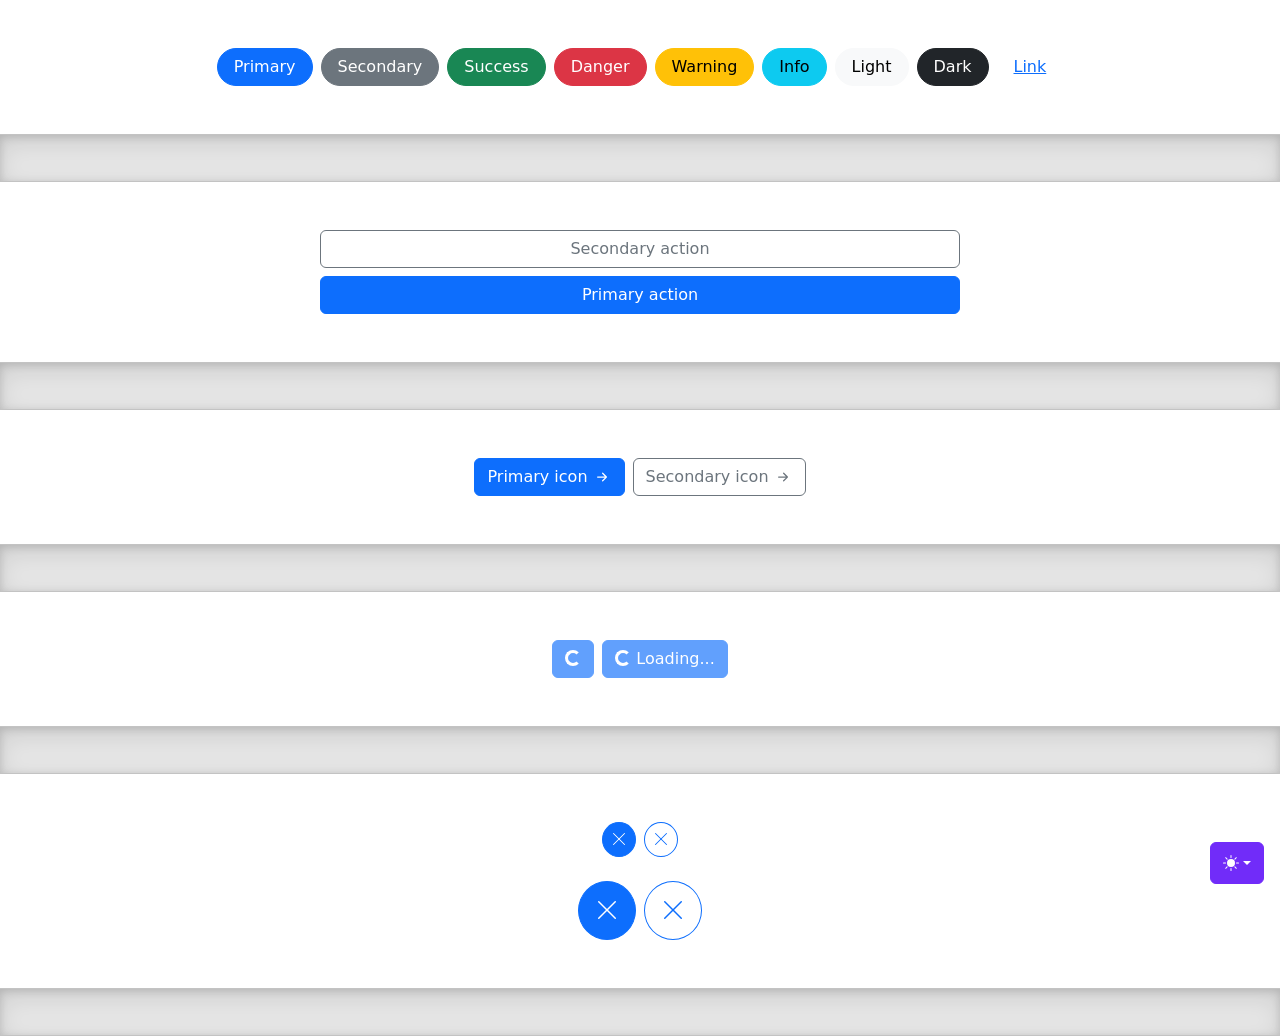
<file: bootstrap-Templates/buttons/index.html>
<!doctype html>
<html lang="en" data-bs-theme="auto">
  <head>
    <meta charset="utf-8" />
    <meta name="viewport" content="width=device-width, initial-scale=1" />
    <meta name="description" content="" />
    <meta
      name="author"
      content="Mark Otto, Jacob Thornton, and Bootstrap contributors"
    />
    <meta name="generator" content="Astro v5.13.2" />
    <title>Buttons · Bootstrap v5.3</title>
    <link
      rel="canonical"
      href="https://getbootstrap.com/docs/5.3/examples/buttons/"
    />
    <script src="../assets/js/color-modes.js"></script>
    <link href="../assets/dist/css/bootstrap.min.css" rel="stylesheet" />
    <meta name="theme-color" content="#712cf9" />
    <style>
      .bd-placeholder-img {
        font-size: 1.125rem;
        text-anchor: middle;
        -webkit-user-select: none;
        -moz-user-select: none;
        user-select: none;
      }
      @media (min-width: 768px) {
        .bd-placeholder-img-lg {
          font-size: 3.5rem;
        }
      }
      .b-example-divider {
        width: 100%;
        height: 3rem;
        background-color: #0000001a;
        border: solid rgba(0, 0, 0, 0.15);
        border-width: 1px 0;
        box-shadow:
          inset 0 0.5em 1.5em #0000001a,
          inset 0 0.125em 0.5em #00000026;
      }
      .b-example-vr {
        flex-shrink: 0;
        width: 1.5rem;
        height: 100vh;
      }
      .bi {
        vertical-align: -0.125em;
        fill: currentColor;
      }
      .nav-scroller {
        position: relative;
        z-index: 2;
        height: 2.75rem;
        overflow-y: hidden;
      }
      .nav-scroller .nav {
        display: flex;
        flex-wrap: nowrap;
        padding-bottom: 1rem;
        margin-top: -1px;
        overflow-x: auto;
        text-align: center;
        white-space: nowrap;
        -webkit-overflow-scrolling: touch;
      }
      .btn-bd-primary {
        --bd-violet-bg: #712cf9;
        --bd-violet-rgb: 112.520718, 44.062154, 249.437846;
        --bs-btn-font-weight: 600;
        --bs-btn-color: var(--bs-white);
        --bs-btn-bg: var(--bd-violet-bg);
        --bs-btn-border-color: var(--bd-violet-bg);
        --bs-btn-hover-color: var(--bs-white);
        --bs-btn-hover-bg: #6528e0;
        --bs-btn-hover-border-color: #6528e0;
        --bs-btn-focus-shadow-rgb: var(--bd-violet-rgb);
        --bs-btn-active-color: var(--bs-btn-hover-color);
        --bs-btn-active-bg: #5a23c8;
        --bs-btn-active-border-color: #5a23c8;
      }
      .bd-mode-toggle {
        z-index: 1500;
      }
      .bd-mode-toggle .bi {
        width: 1em;
        height: 1em;
      }
      .bd-mode-toggle .dropdown-menu .active .bi {
        display: block !important;
      }
    </style>
  </head>
  <body>
    <svg xmlns="http://www.w3.org/2000/svg" class="d-none">
      <symbol id="check2" viewBox="0 0 16 16">
        <path
          d="M13.854 3.646a.5.5 0 0 1 0 .708l-7 7a.5.5 0 0 1-.708 0l-3.5-3.5a.5.5 0 1 1 .708-.708L6.5 10.293l6.646-6.647a.5.5 0 0 1 .708 0z"
        ></path>
      </symbol>
      <symbol id="circle-half" viewBox="0 0 16 16">
        <path
          d="M8 15A7 7 0 1 0 8 1v14zm0 1A8 8 0 1 1 8 0a8 8 0 0 1 0 16z"
        ></path>
      </symbol>
      <symbol id="moon-stars-fill" viewBox="0 0 16 16">
        <path
          d="M6 .278a.768.768 0 0 1 .08.858 7.208 7.208 0 0 0-.878 3.46c0 4.021 3.278 7.277 7.318 7.277.527 0 1.04-.055 1.533-.16a.787.787 0 0 1 .81.316.733.733 0 0 1-.031.893A8.349 8.349 0 0 1 8.344 16C3.734 16 0 12.286 0 7.71 0 4.266 2.114 1.312 5.124.06A.752.752 0 0 1 6 .278z"
        ></path>
        <path
          d="M10.794 3.148a.217.217 0 0 1 .412 0l.387 1.162c.173.518.579.924 1.097 1.097l1.162.387a.217.217 0 0 1 0 .412l-1.162.387a1.734 1.734 0 0 0-1.097 1.097l-.387 1.162a.217.217 0 0 1-.412 0l-.387-1.162A1.734 1.734 0 0 0 9.31 6.593l-1.162-.387a.217.217 0 0 1 0-.412l1.162-.387a1.734 1.734 0 0 0 1.097-1.097l.387-1.162zM13.863.099a.145.145 0 0 1 .274 0l.258.774c.115.346.386.617.732.732l.774.258a.145.145 0 0 1 0 .274l-.774.258a1.156 1.156 0 0 0-.732.732l-.258.774a.145.145 0 0 1-.274 0l-.258-.774a1.156 1.156 0 0 0-.732-.732l-.774-.258a.145.145 0 0 1 0-.274l.774-.258c.346-.115.617-.386.732-.732L13.863.1z"
        ></path>
      </symbol>
      <symbol id="sun-fill" viewBox="0 0 16 16">
        <path
          d="M8 12a4 4 0 1 0 0-8 4 4 0 0 0 0 8zM8 0a.5.5 0 0 1 .5.5v2a.5.5 0 0 1-1 0v-2A.5.5 0 0 1 8 0zm0 13a.5.5 0 0 1 .5.5v2a.5.5 0 0 1-1 0v-2A.5.5 0 0 1 8 13zm8-5a.5.5 0 0 1-.5.5h-2a.5.5 0 0 1 0-1h2a.5.5 0 0 1 .5.5zM3 8a.5.5 0 0 1-.5.5h-2a.5.5 0 0 1 0-1h2A.5.5 0 0 1 3 8zm10.657-5.657a.5.5 0 0 1 0 .707l-1.414 1.415a.5.5 0 1 1-.707-.708l1.414-1.414a.5.5 0 0 1 .707 0zm-9.193 9.193a.5.5 0 0 1 0 .707L3.05 13.657a.5.5 0 0 1-.707-.707l1.414-1.414a.5.5 0 0 1 .707 0zm9.193 2.121a.5.5 0 0 1-.707 0l-1.414-1.414a.5.5 0 0 1 .707-.707l1.414 1.414a.5.5 0 0 1 0 .707zM4.464 4.465a.5.5 0 0 1-.707 0L2.343 3.05a.5.5 0 1 1 .707-.707l1.414 1.414a.5.5 0 0 1 0 .708z"
        ></path>
      </symbol>
    </svg>
    <div
      class="dropdown position-fixed bottom-0 end-0 mb-3 me-3 bd-mode-toggle"
    >
      <button
        class="btn btn-bd-primary py-2 dropdown-toggle d-flex align-items-center"
        id="bd-theme"
        type="button"
        aria-expanded="false"
        data-bs-toggle="dropdown"
        aria-label="Toggle theme (auto)"
      >
        <svg class="bi my-1 theme-icon-active" aria-hidden="true">
          <use href="#circle-half"></use>
        </svg>
        <span class="visually-hidden" id="bd-theme-text">Toggle theme</span>
      </button>
      <ul
        class="dropdown-menu dropdown-menu-end shadow"
        aria-labelledby="bd-theme-text"
      >
        <li>
          <button
            type="button"
            class="dropdown-item d-flex align-items-center"
            data-bs-theme-value="light"
            aria-pressed="false"
          >
            <svg class="bi me-2 opacity-50" aria-hidden="true">
              <use href="#sun-fill"></use>
            </svg>
            Light
            <svg class="bi ms-auto d-none" aria-hidden="true">
              <use href="#check2"></use>
            </svg>
          </button>
        </li>
        <li>
          <button
            type="button"
            class="dropdown-item d-flex align-items-center"
            data-bs-theme-value="dark"
            aria-pressed="false"
          >
            <svg class="bi me-2 opacity-50" aria-hidden="true">
              <use href="#moon-stars-fill"></use>
            </svg>
            Dark
            <svg class="bi ms-auto d-none" aria-hidden="true">
              <use href="#check2"></use>
            </svg>
          </button>
        </li>
        <li>
          <button
            type="button"
            class="dropdown-item d-flex align-items-center active"
            data-bs-theme-value="auto"
            aria-pressed="true"
          >
            <svg class="bi me-2 opacity-50" aria-hidden="true">
              <use href="#circle-half"></use>
            </svg>
            Auto
            <svg class="bi ms-auto d-none" aria-hidden="true">
              <use href="#check2"></use>
            </svg>
          </button>
        </li>
      </ul>
    </div>
    <svg xmlns="http://www.w3.org/2000/svg" class="d-none">
      <symbol id="arrow-right-short" viewBox="0 0 16 16">
        <path
          fill-rule="evenodd"
          d="M4 8a.5.5 0 0 1 .5-.5h5.793L8.146 5.354a.5.5 0 1 1 .708-.708l3 3a.5.5 0 0 1 0 .708l-3 3a.5.5 0 0 1-.708-.708L10.293 8.5H4.5A.5.5 0 0 1 4 8z"
        ></path>
      </symbol>
      <symbol id="x-lg" viewBox="0 0 16 16">
        <path
          fill-rule="evenodd"
          d="M13.854 2.146a.5.5 0 0 1 0 .708l-11 11a.5.5 0 0 1-.708-.708l11-11a.5.5 0 0 1 .708 0Z"
        ></path>
        <path
          fill-rule="evenodd"
          d="M2.146 2.146a.5.5 0 0 0 0 .708l11 11a.5.5 0 0 0 .708-.708l-11-11a.5.5 0 0 0-.708 0Z"
        ></path>
      </symbol>
    </svg>
    <div class="d-flex gap-2 justify-content-center py-5">
      <button class="btn btn-primary rounded-pill px-3" type="button">
        Primary
      </button>
      <button class="btn btn-secondary rounded-pill px-3" type="button">
        Secondary
      </button>
      <button class="btn btn-success rounded-pill px-3" type="button">
        Success
      </button>
      <button class="btn btn-danger rounded-pill px-3" type="button">
        Danger
      </button>
      <button class="btn btn-warning rounded-pill px-3" type="button">
        Warning
      </button>
      <button class="btn btn-info rounded-pill px-3" type="button">Info</button>
      <button class="btn btn-light rounded-pill px-3" type="button">
        Light
      </button>
      <button class="btn btn-dark rounded-pill px-3" type="button">Dark</button>
      <button class="btn btn-link rounded-pill px-3" type="button">Link</button>
    </div>
    <div class="b-example-divider"></div>
    <div class="col-lg-6 col-xxl-4 my-5 mx-auto">
      <div class="d-grid gap-2">
        <button class="btn btn-outline-secondary" type="button">
          Secondary action
        </button>
        <button class="btn btn-primary" type="button">Primary action</button>
      </div>
    </div>
    <div class="b-example-divider"></div>
    <div class="d-flex gap-2 justify-content-center py-5">
      <button
        class="btn btn-primary d-inline-flex align-items-center"
        type="button"
      >
        Primary icon
        <svg class="bi ms-1" width="20" height="20" aria-hidden="true">
          <use xlink:href="#arrow-right-short"></use>
        </svg>
      </button>
      <button
        class="btn btn-outline-secondary d-inline-flex align-items-center"
        type="button"
      >
        Secondary icon
        <svg class="bi ms-1" width="20" height="20" aria-hidden="true">
          <use xlink:href="#arrow-right-short"></use>
        </svg>
      </button>
    </div>
    <div class="b-example-divider"></div>
    <div class="d-flex gap-2 justify-content-center py-5">
      <button class="btn btn-primary" type="button" disabled>
        <span
          class="spinner-border spinner-border-sm"
          aria-hidden="true"
        ></span>
        <span class="visually-hidden" role="status">Loading...</span>
      </button>
      <button class="btn btn-primary" type="button" disabled>
        <span
          class="spinner-border spinner-border-sm"
          aria-hidden="true"
        ></span>
        <span role="status">Loading...</span>
      </button>
    </div>
    <div class="b-example-divider"></div>
    <div class="d-flex gap-2 justify-content-center pt-5 pb-4">
      <button class="btn btn-primary rounded-circle p-2 lh-1" type="button">
        <svg class="bi" width="16" height="16" aria-hidden="true">
          <use xlink:href="#x-lg"></use>
        </svg>
        <span class="visually-hidden">Dismiss</span>
      </button>
      <button
        class="btn btn-outline-primary rounded-circle p-2 lh-1"
        type="button"
      >
        <svg class="bi" width="16" height="16" aria-hidden="true">
          <use xlink:href="#x-lg"></use>
        </svg>
        <span class="visually-hidden">Dismiss</span>
      </button>
    </div>
    <div class="d-flex gap-2 justify-content-center pb-5">
      <button class="btn btn-primary rounded-circle p-3 lh-1" type="button">
        <svg class="bi" width="24" height="24" aria-hidden="true">
          <use xlink:href="#x-lg"></use>
        </svg>
        <span class="visually-hidden">Dismiss</span>
      </button>
      <button
        class="btn btn-outline-primary rounded-circle p-3 lh-1"
        type="button"
      >
        <svg class="bi" width="24" height="24" aria-hidden="true">
          <use xlink:href="#x-lg"></use>
        </svg>
        <span class="visually-hidden">Dismiss</span>
      </button>
    </div>
    <div class="b-example-divider"></div>
    <script
      src="../assets/dist/js/bootstrap.bundle.min.js"
      class="astro-vvvwv3sm"
    ></script>
  </body>
</html>
</file>
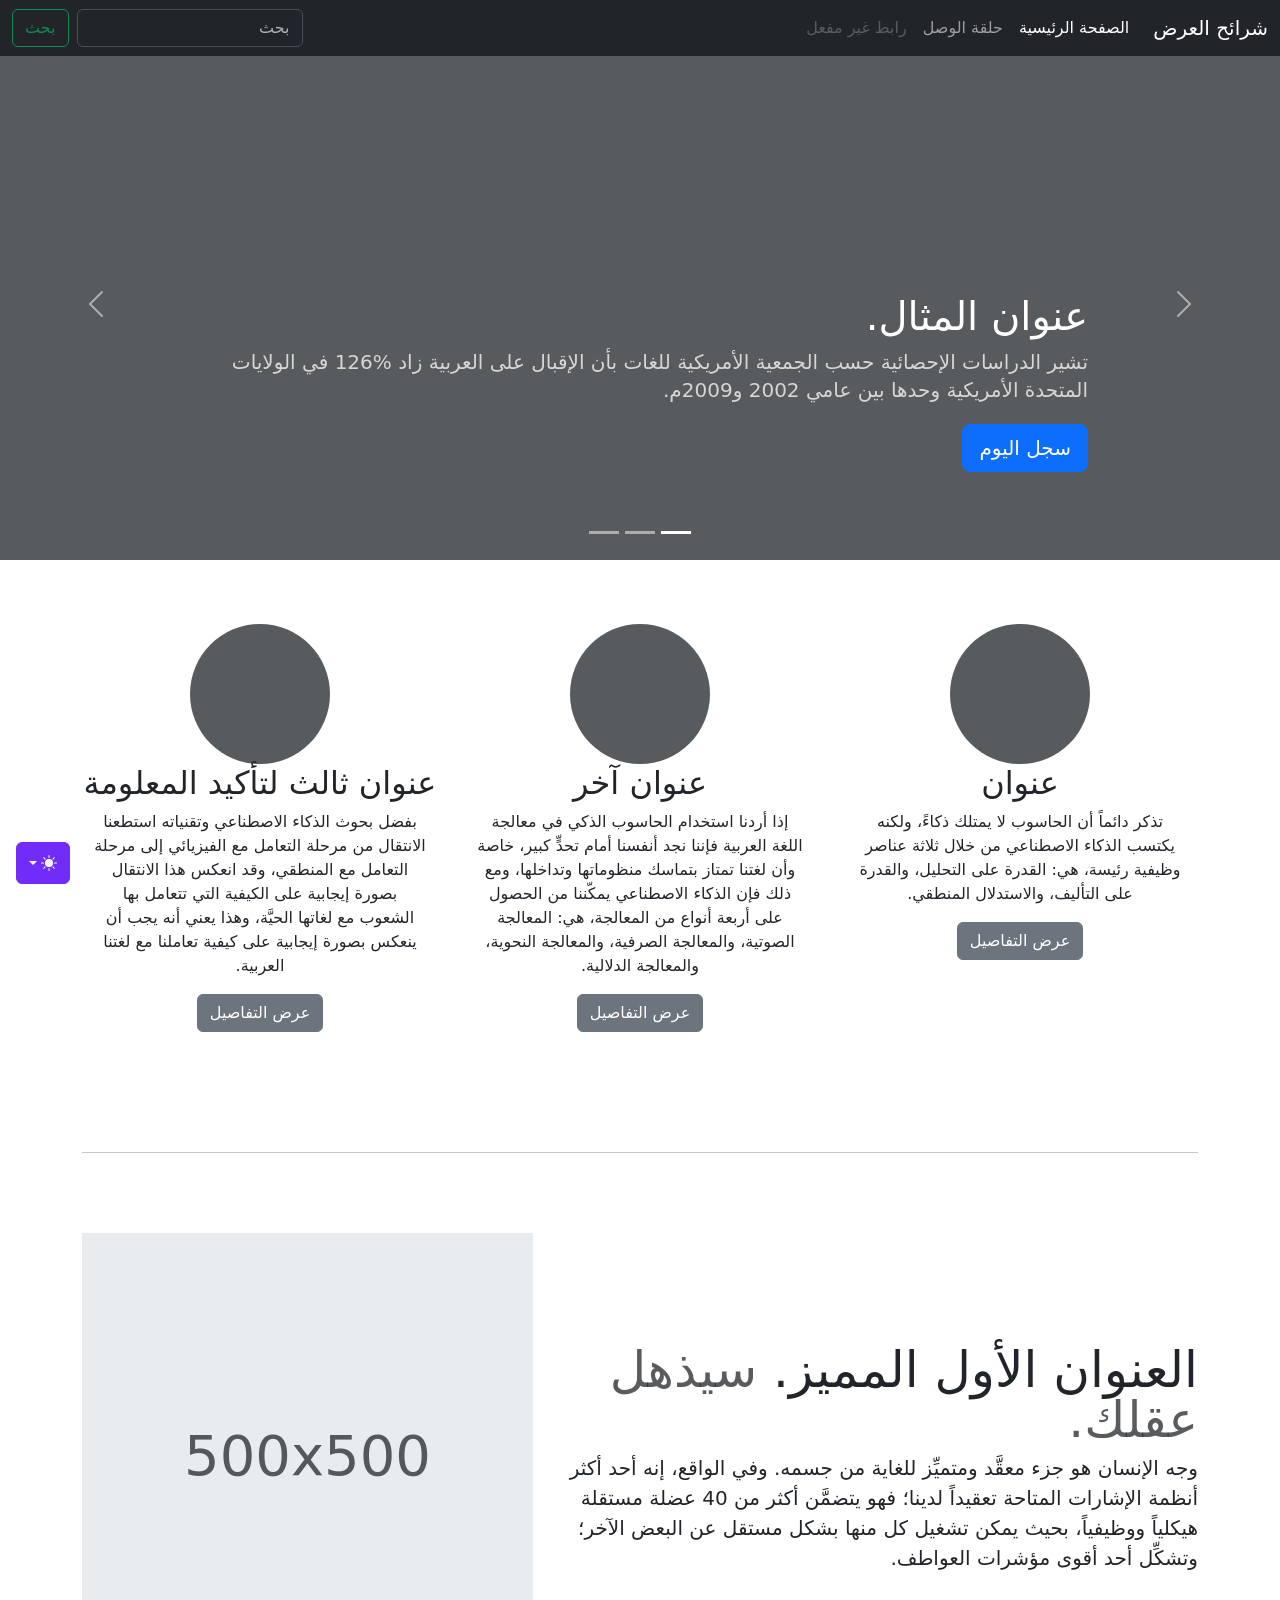
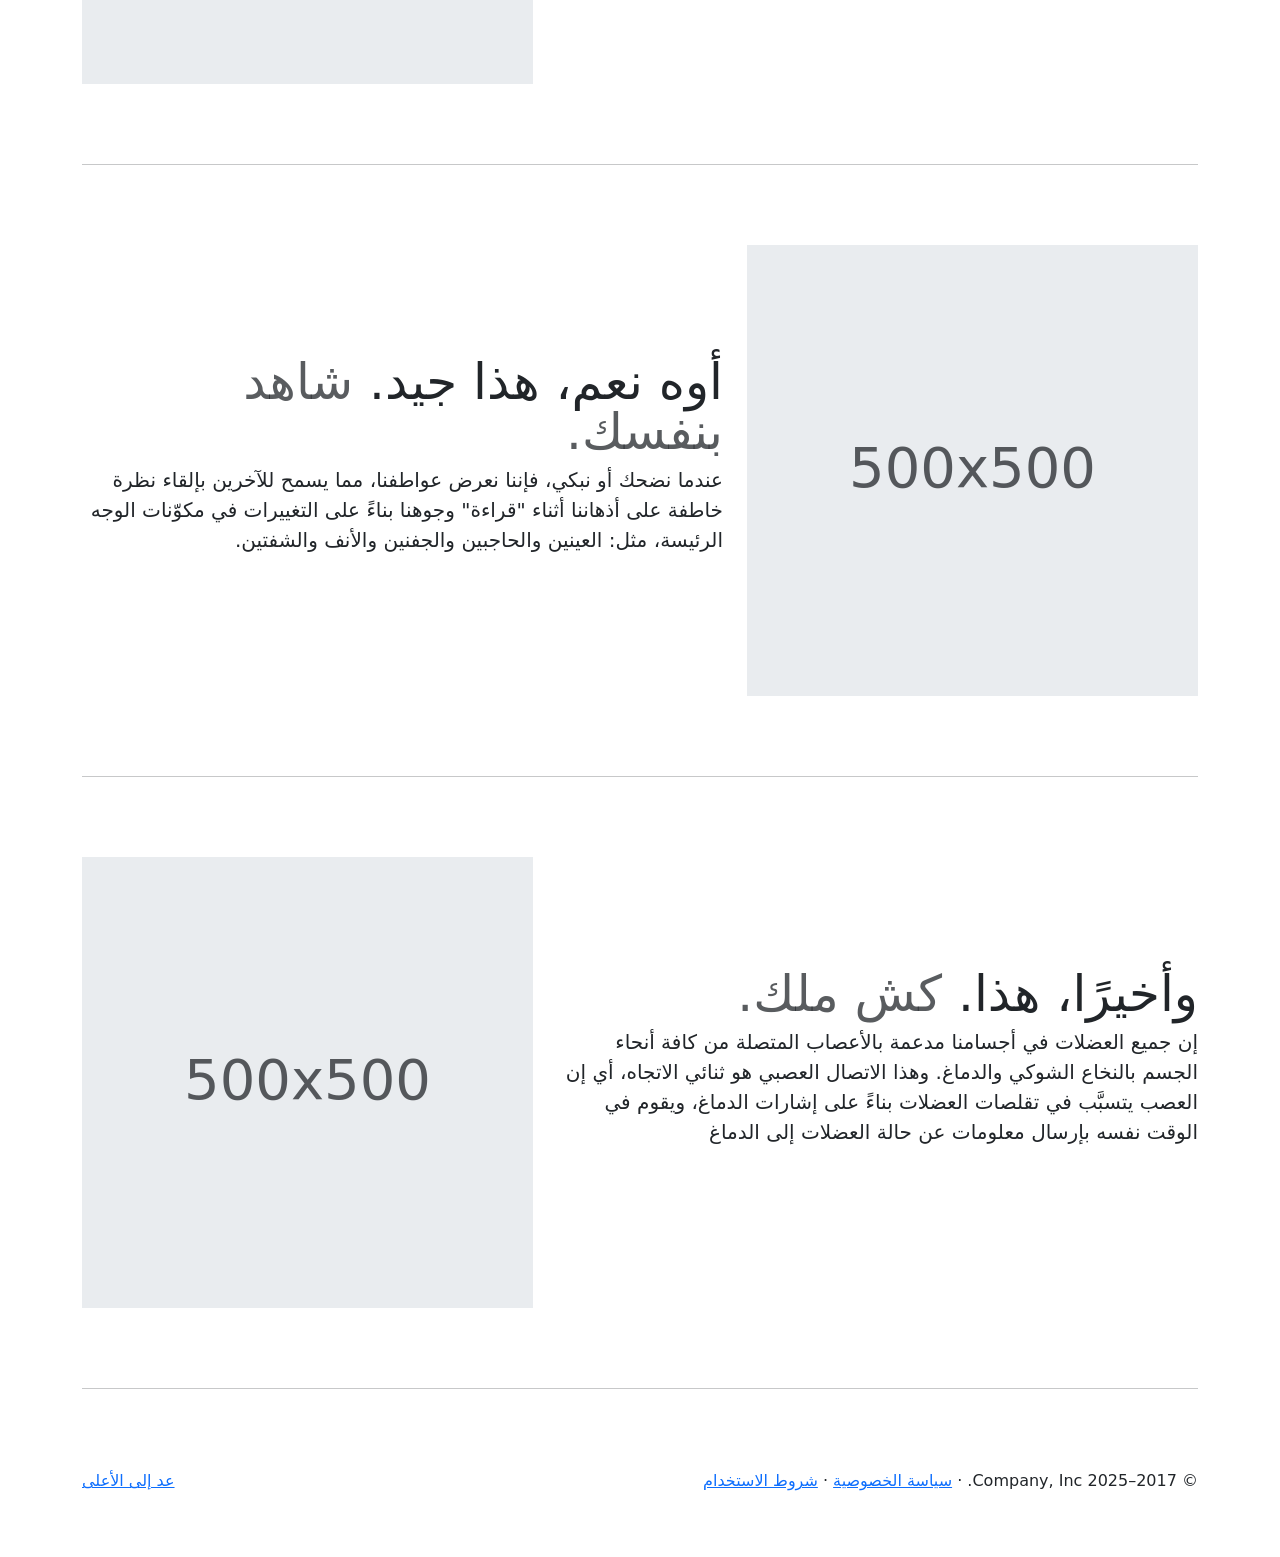
<file: bootstrap-Templates/carousel-rtl/index.html>
<!doctype html>
<html lang="ar" dir="rtl" data-bs-theme="auto">
  <head>
    <meta charset="utf-8" />
    <meta name="viewport" content="width=device-width, initial-scale=1" />
    <meta name="description" content="" />
    <meta
      name="author"
      content="Mark Otto, Jacob Thornton, and Bootstrap contributors"
    />
    <meta name="generator" content="Astro v5.13.2" />
    <title>قالب شرائح العرض · Bootstrap v5.3</title>
    <link
      rel="canonical"
      href="https://getbootstrap.com/docs/5.3/examples/carousel-rtl/"
    />
    <script src="../assets/js/color-modes.js"></script>
    <link href="../assets/dist/css/bootstrap.rtl.min.css" rel="stylesheet" />
    <meta name="theme-color" content="#712cf9" />
    <link href="../carousel/carousel.rtl.css" rel="stylesheet" />
    <style>
      .bd-placeholder-img {
        font-size: 1.125rem;
        text-anchor: middle;
        -webkit-user-select: none;
        -moz-user-select: none;
        user-select: none;
      }
      @media (min-width: 768px) {
        .bd-placeholder-img-lg {
          font-size: 3.5rem;
        }
      }
      .b-example-divider {
        width: 100%;
        height: 3rem;
        background-color: #0000001a;
        border: solid rgba(0, 0, 0, 0.15);
        border-width: 1px 0;
        box-shadow:
          inset 0 0.5em 1.5em #0000001a,
          inset 0 0.125em 0.5em #00000026;
      }
      .b-example-vr {
        flex-shrink: 0;
        width: 1.5rem;
        height: 100vh;
      }
      .bi {
        vertical-align: -0.125em;
        fill: currentColor;
      }
      .nav-scroller {
        position: relative;
        z-index: 2;
        height: 2.75rem;
        overflow-y: hidden;
      }
      .nav-scroller .nav {
        display: flex;
        flex-wrap: nowrap;
        padding-bottom: 1rem;
        margin-top: -1px;
        overflow-x: auto;
        text-align: center;
        white-space: nowrap;
        -webkit-overflow-scrolling: touch;
      }
      .btn-bd-primary {
        --bd-violet-bg: #712cf9;
        --bd-violet-rgb: 112.520718, 44.062154, 249.437846;
        --bs-btn-font-weight: 600;
        --bs-btn-color: var(--bs-white);
        --bs-btn-bg: var(--bd-violet-bg);
        --bs-btn-border-color: var(--bd-violet-bg);
        --bs-btn-hover-color: var(--bs-white);
        --bs-btn-hover-bg: #6528e0;
        --bs-btn-hover-border-color: #6528e0;
        --bs-btn-focus-shadow-rgb: var(--bd-violet-rgb);
        --bs-btn-active-color: var(--bs-btn-hover-color);
        --bs-btn-active-bg: #5a23c8;
        --bs-btn-active-border-color: #5a23c8;
      }
      .bd-mode-toggle {
        z-index: 1500;
      }
      .bd-mode-toggle .bi {
        width: 1em;
        height: 1em;
      }
      .bd-mode-toggle .dropdown-menu .active .bi {
        display: block !important;
      }
    </style>
  </head>
  <body>
    <svg xmlns="http://www.w3.org/2000/svg" class="d-none">
      <symbol id="check2" viewBox="0 0 16 16">
        <path
          d="M13.854 3.646a.5.5 0 0 1 0 .708l-7 7a.5.5 0 0 1-.708 0l-3.5-3.5a.5.5 0 1 1 .708-.708L6.5 10.293l6.646-6.647a.5.5 0 0 1 .708 0z"
        ></path>
      </symbol>
      <symbol id="circle-half" viewBox="0 0 16 16">
        <path
          d="M8 15A7 7 0 1 0 8 1v14zm0 1A8 8 0 1 1 8 0a8 8 0 0 1 0 16z"
        ></path>
      </symbol>
      <symbol id="moon-stars-fill" viewBox="0 0 16 16">
        <path
          d="M6 .278a.768.768 0 0 1 .08.858 7.208 7.208 0 0 0-.878 3.46c0 4.021 3.278 7.277 7.318 7.277.527 0 1.04-.055 1.533-.16a.787.787 0 0 1 .81.316.733.733 0 0 1-.031.893A8.349 8.349 0 0 1 8.344 16C3.734 16 0 12.286 0 7.71 0 4.266 2.114 1.312 5.124.06A.752.752 0 0 1 6 .278z"
        ></path>
        <path
          d="M10.794 3.148a.217.217 0 0 1 .412 0l.387 1.162c.173.518.579.924 1.097 1.097l1.162.387a.217.217 0 0 1 0 .412l-1.162.387a1.734 1.734 0 0 0-1.097 1.097l-.387 1.162a.217.217 0 0 1-.412 0l-.387-1.162A1.734 1.734 0 0 0 9.31 6.593l-1.162-.387a.217.217 0 0 1 0-.412l1.162-.387a1.734 1.734 0 0 0 1.097-1.097l.387-1.162zM13.863.099a.145.145 0 0 1 .274 0l.258.774c.115.346.386.617.732.732l.774.258a.145.145 0 0 1 0 .274l-.774.258a1.156 1.156 0 0 0-.732.732l-.258.774a.145.145 0 0 1-.274 0l-.258-.774a1.156 1.156 0 0 0-.732-.732l-.774-.258a.145.145 0 0 1 0-.274l.774-.258c.346-.115.617-.386.732-.732L13.863.1z"
        ></path>
      </symbol>
      <symbol id="sun-fill" viewBox="0 0 16 16">
        <path
          d="M8 12a4 4 0 1 0 0-8 4 4 0 0 0 0 8zM8 0a.5.5 0 0 1 .5.5v2a.5.5 0 0 1-1 0v-2A.5.5 0 0 1 8 0zm0 13a.5.5 0 0 1 .5.5v2a.5.5 0 0 1-1 0v-2A.5.5 0 0 1 8 13zm8-5a.5.5 0 0 1-.5.5h-2a.5.5 0 0 1 0-1h2a.5.5 0 0 1 .5.5zM3 8a.5.5 0 0 1-.5.5h-2a.5.5 0 0 1 0-1h2A.5.5 0 0 1 3 8zm10.657-5.657a.5.5 0 0 1 0 .707l-1.414 1.415a.5.5 0 1 1-.707-.708l1.414-1.414a.5.5 0 0 1 .707 0zm-9.193 9.193a.5.5 0 0 1 0 .707L3.05 13.657a.5.5 0 0 1-.707-.707l1.414-1.414a.5.5 0 0 1 .707 0zm9.193 2.121a.5.5 0 0 1-.707 0l-1.414-1.414a.5.5 0 0 1 .707-.707l1.414 1.414a.5.5 0 0 1 0 .707zM4.464 4.465a.5.5 0 0 1-.707 0L2.343 3.05a.5.5 0 1 1 .707-.707l1.414 1.414a.5.5 0 0 1 0 .708z"
        ></path>
      </symbol>
    </svg>
    <div
      class="dropdown position-fixed bottom-0 end-0 mb-3 me-3 bd-mode-toggle"
    >
      <button
        class="btn btn-bd-primary py-2 dropdown-toggle d-flex align-items-center"
        id="bd-theme"
        type="button"
        aria-expanded="false"
        data-bs-toggle="dropdown"
        aria-label="Toggle theme (auto)"
      >
        <svg class="bi my-1 theme-icon-active" aria-hidden="true">
          <use href="#circle-half"></use>
        </svg>
        <span class="visually-hidden" id="bd-theme-text">Toggle theme</span>
      </button>
      <ul
        class="dropdown-menu dropdown-menu-end shadow"
        aria-labelledby="bd-theme-text"
      >
        <li>
          <button
            type="button"
            class="dropdown-item d-flex align-items-center"
            data-bs-theme-value="light"
            aria-pressed="false"
          >
            <svg class="bi me-2 opacity-50" aria-hidden="true">
              <use href="#sun-fill"></use>
            </svg>
            Light
            <svg class="bi ms-auto d-none" aria-hidden="true">
              <use href="#check2"></use>
            </svg>
          </button>
        </li>
        <li>
          <button
            type="button"
            class="dropdown-item d-flex align-items-center"
            data-bs-theme-value="dark"
            aria-pressed="false"
          >
            <svg class="bi me-2 opacity-50" aria-hidden="true">
              <use href="#moon-stars-fill"></use>
            </svg>
            Dark
            <svg class="bi ms-auto d-none" aria-hidden="true">
              <use href="#check2"></use>
            </svg>
          </button>
        </li>
        <li>
          <button
            type="button"
            class="dropdown-item d-flex align-items-center active"
            data-bs-theme-value="auto"
            aria-pressed="true"
          >
            <svg class="bi me-2 opacity-50" aria-hidden="true">
              <use href="#circle-half"></use>
            </svg>
            Auto
            <svg class="bi ms-auto d-none" aria-hidden="true">
              <use href="#check2"></use>
            </svg>
          </button>
        </li>
      </ul>
    </div>
    <header data-bs-theme="dark">
      <nav class="navbar navbar-expand-md navbar-dark fixed-top bg-dark">
        <div class="container-fluid">
          <a class="navbar-brand" href="#">شرائح العرض</a>
          <button
            class="navbar-toggler"
            type="button"
            data-bs-toggle="collapse"
            data-bs-target="#navbarCollapse"
            aria-controls="navbarCollapse"
            aria-expanded="false"
            aria-label="تبديل التنقل"
          >
            <span class="navbar-toggler-icon"></span>
          </button>
          <div class="collapse navbar-collapse" id="navbarCollapse">
            <ul class="navbar-nav me-auto mb-2 mb-md-0">
              <li class="nav-item">
                <a class="nav-link active" aria-current="page" href="#"
                  >الصفحة الرئيسية</a
                >
              </li>
              <li class="nav-item">
                <a class="nav-link" href="#">حلقة الوصل</a>
              </li>
              <li class="nav-item">
                <a class="nav-link disabled" aria-disabled="true"
                  >رابط غير مفعل</a
                >
              </li>
            </ul>
            <form class="d-flex" role="search">
              <input
                class="form-control me-2"
                type="search"
                placeholder="بحث"
                aria-label="بحث"
              />
              <button class="btn btn-outline-success" type="submit">بحث</button>
            </form>
          </div>
        </div>
      </nav>
    </header>
    <main>
      <div id="myCarousel" class="carousel slide mb-6" data-bs-ride="carousel">
        <div class="carousel-indicators">
          <button
            type="button"
            data-bs-target="#myCarousel"
            data-bs-slide-to="0"
            class="active"
            aria-current="true"
            aria-label="Slide 1"
          ></button>
          <button
            type="button"
            data-bs-target="#myCarousel"
            data-bs-slide-to="1"
            aria-label="Slide 2"
          ></button>
          <button
            type="button"
            data-bs-target="#myCarousel"
            data-bs-slide-to="2"
            aria-label="Slide 3"
          ></button>
        </div>
        <div class="carousel-inner">
          <div class="carousel-item active">
            <svg
              aria-hidden="true"
              class="bd-placeholder-img"
              height="100%"
              preserveAspectRatio="xMidYMid slice"
              width="100%"
              xmlns="http://www.w3.org/2000/svg"
            >
              <rect
                width="100%"
                height="100%"
                fill="var(--bs-secondary-color)"
              ></rect>
            </svg>
            <div class="container">
              <div class="carousel-caption text-start">
                <h1>عنوان المثال.</h1>
                <p class="opacity-75">
                  تشير الدراسات الإحصائية حسب الجمعية الأمريكية للغات بأن
                  الإقبال على العربية زاد %126 في الولايات المتحدة الأمريكية
                  وحدها بين عامي 2002 و2009م.
                </p>
                <p><a class="btn btn-lg btn-primary" href="#">سجل اليوم</a></p>
              </div>
            </div>
          </div>
          <div class="carousel-item">
            <svg
              aria-hidden="true"
              class="bd-placeholder-img"
              height="100%"
              preserveAspectRatio="xMidYMid slice"
              width="100%"
              xmlns="http://www.w3.org/2000/svg"
            >
              <rect
                width="100%"
                height="100%"
                fill="var(--bs-secondary-color)"
              ></rect>
            </svg>
            <div class="container">
              <div class="carousel-caption">
                <h1>عنوان مثال آخر.</h1>
                <p>
                  حسب المجلس الثقافي البريطاني فإن تعليم الإنجليزية داخل
                  بريطانيا يسهم في تعزيز اقتصادها بما يتجاوز ملياري جنيه سنوياً،
                  كما أنه وفر أكثر من 26 ألف وظيفة.
                </p>
                <p><a class="btn btn-lg btn-primary" href="#">أعرف أكثر</a></p>
              </div>
            </div>
          </div>
          <div class="carousel-item">
            <svg
              aria-hidden="true"
              class="bd-placeholder-img"
              height="100%"
              preserveAspectRatio="xMidYMid slice"
              width="100%"
              xmlns="http://www.w3.org/2000/svg"
            >
              <rect
                width="100%"
                height="100%"
                fill="var(--bs-secondary-color)"
              ></rect>
            </svg>
            <div class="container">
              <div class="carousel-caption text-end">
                <h1>واحد أكثر لقياس جيد.</h1>
                <p>
                  الإحصاءات لحجم الاستثمار اللغوي خارج بريطانيا تتفاوت من سنة
                  لأخرى إلا أن المدير التنفيذي للمجلس الثقافي البريطاني إدي
                  بايرز يرى أن استثمار تعليم الإنجليزية في الخارج لا يحسب على
                  المستوى المالي فحسب بل على المستوى السياسي أيضاً.
                </p>
                <p>
                  <a class="btn btn-lg btn-primary" href="#">تصفح المعرض</a>
                </p>
              </div>
            </div>
          </div>
        </div>
        <button
          class="carousel-control-prev"
          type="button"
          data-bs-target="#myCarousel"
          data-bs-slide="prev"
        >
          <span class="carousel-control-prev-icon" aria-hidden="true"></span>
          <span class="visually-hidden">السابق</span>
        </button>
        <button
          class="carousel-control-next"
          type="button"
          data-bs-target="#myCarousel"
          data-bs-slide="next"
        >
          <span class="carousel-control-next-icon" aria-hidden="true"></span>
          <span class="visually-hidden">التالي</span>
        </button>
      </div>
      <!-- Marketing messaging and featurettes
  ================================================== -->
      <!-- Wrap the rest of the page in another container to center all the content. -->
      <div class="container marketing">
        <!-- Three columns of text below the carousel -->
        <div class="row">
          <div class="col-lg-4">
            <svg
              aria-label="Placeholder"
              class="bd-placeholder-img rounded-circle"
              height="140"
              preserveAspectRatio="xMidYMid slice"
              role="img"
              width="140"
              xmlns="http://www.w3.org/2000/svg"
            >
              <title>Placeholder</title>
              <rect
                width="100%"
                height="100%"
                fill="var(--bs-secondary-color)"
              ></rect>
            </svg>
            <h2 class="fw-normal">عنوان</h2>
            <p>
              تذكر دائماً أن الحاسوب لا يمتلك ذكاءً، ولكنه يكتسب الذكاء
              الاصطناعي من خلال ثلاثة عناصر وظيفية رئيسة، هي: القدرة على
              التحليل، والقدرة على التأليف، والاستدلال المنطقي.
            </p>
            <p><a class="btn btn-secondary" href="#">عرض التفاصيل</a></p>
          </div>
          <!-- /.col-lg-4 -->
          <div class="col-lg-4">
            <svg
              aria-label="Placeholder"
              class="bd-placeholder-img rounded-circle"
              height="140"
              preserveAspectRatio="xMidYMid slice"
              role="img"
              width="140"
              xmlns="http://www.w3.org/2000/svg"
            >
              <title>Placeholder</title>
              <rect
                width="100%"
                height="100%"
                fill="var(--bs-secondary-color)"
              ></rect>
            </svg>
            <h2 class="fw-normal">عنوان آخر</h2>
            <p>
              إذا أردنا استخدام الحاسوب الذكي في معالجة اللغة العربية فإننا نجد
              أنفسنا أمام تحدٍّ كبير، خاصة وأن لغتنا تمتاز بتماسك منظوماتها
              وتداخلها، ومع ذلك فإن الذكاء الاصطناعي يمكّننا من الحصول على أربعة
              أنواع من المعالجة، هي: المعالجة الصوتية، والمعالجة الصرفية،
              والمعالجة النحوية، والمعالجة الدلالية.
            </p>
            <p><a class="btn btn-secondary" href="#">عرض التفاصيل</a></p>
          </div>
          <!-- /.col-lg-4 -->
          <div class="col-lg-4">
            <svg
              aria-label="Placeholder"
              class="bd-placeholder-img rounded-circle"
              height="140"
              preserveAspectRatio="xMidYMid slice"
              role="img"
              width="140"
              xmlns="http://www.w3.org/2000/svg"
            >
              <title>Placeholder</title>
              <rect
                width="100%"
                height="100%"
                fill="var(--bs-secondary-color)"
              ></rect>
            </svg>
            <h2 class="fw-normal">عنوان ثالث لتأكيد المعلومة</h2>
            <p>
              بفضل بحوث الذكاء الاصطناعي وتقنياته استطعنا الانتقال من مرحلة
              التعامل مع الفيزيائي إلى مرحلة التعامل مع المنطقي، وقد انعكس هذا
              الانتقال بصورة إيجابية على الكيفية التي تتعامل بها الشعوب مع
              لغاتها الحيَّة، وهذا يعني أنه يجب أن ينعكس بصورة إيجابية على كيفية
              تعاملنا مع لغتنا العربية.
            </p>
            <p><a class="btn btn-secondary" href="#">عرض التفاصيل</a></p>
          </div>
          <!-- /.col-lg-4 -->
        </div>
        <!-- /.row -->
        <!-- START THE FEATURETTES -->
        <hr class="featurette-divider" />
        <div class="row featurette">
          <div class="col-md-7">
            <h2 class="featurette-heading fw-normal lh-1">
              العنوان الأول المميز.
              <span class="text-body-secondary"> سيذهل عقلك. </span>
            </h2>
            <p class="lead">
              وجه الإنسان هو جزء معقَّد ومتميِّز للغاية من جسمه. وفي الواقع، إنه
              أحد أكثر أنظمة الإشارات المتاحة تعقيداً لدينا؛ فهو يتضمَّن أكثر من
              40 عضلة مستقلة هيكلياً ووظيفياً، بحيث يمكن تشغيل كل منها بشكل
              مستقل عن البعض الآخر؛ وتشكِّل أحد أقوى مؤشرات العواطف.
            </p>
          </div>
          <div class="col-md-5">
            <svg
              aria-label="Placeholder: 500x500"
              class="bd-placeholder-img bd-placeholder-img-lg featurette-image img-fluid mx-auto"
              height="500"
              preserveAspectRatio="xMidYMid slice"
              role="img"
              width="500"
              xmlns="http://www.w3.org/2000/svg"
            >
              <title>Placeholder</title>
              <rect
                width="100%"
                height="100%"
                fill="var(--bs-secondary-bg)"
              ></rect>
              <text x="50%" y="50%" fill="var(--bs-secondary-color)" dy=".3em">
                500x500
              </text>
            </svg>
          </div>
        </div>
        <hr class="featurette-divider" />
        <div class="row featurette">
          <div class="col-md-7 order-md-2">
            <h2 class="featurette-heading fw-normal lh-1">
              أوه نعم، هذا جيد.
              <span class="text-body-secondary"> شاهد بنفسك. </span>
            </h2>
            <p class="lead">
              عندما نضحك أو نبكي، فإننا نعرض عواطفنا، مما يسمح للآخرين بإلقاء
              نظرة خاطفة على أذهاننا أثناء "قراءة" وجوهنا بناءً على التغييرات في
              مكوّنات الوجه الرئيسة، مثل: العينين والحاجبين والجفنين والأنف
              والشفتين.
            </p>
          </div>
          <div class="col-md-5 order-md-1">
            <svg
              aria-label="Placeholder: 500x500"
              class="bd-placeholder-img bd-placeholder-img-lg featurette-image img-fluid mx-auto"
              height="500"
              preserveAspectRatio="xMidYMid slice"
              role="img"
              width="500"
              xmlns="http://www.w3.org/2000/svg"
            >
              <title>Placeholder</title>
              <rect
                width="100%"
                height="100%"
                fill="var(--bs-secondary-bg)"
              ></rect>
              <text x="50%" y="50%" fill="var(--bs-secondary-color)" dy=".3em">
                500x500
              </text>
            </svg>
          </div>
        </div>
        <hr class="featurette-divider" />
        <div class="row featurette">
          <div class="col-md-7">
            <h2 class="featurette-heading fw-normal lh-1">
              وأخيرًا، هذا. <span class="text-body-secondary"> كش ملك. </span>
            </h2>
            <p class="lead">
              إن جميع العضلات في أجسامنا مدعمة بالأعصاب المتصلة من كافة أنحاء
              الجسم بالنخاع الشوكي والدماغ. وهذا الاتصال العصبي هو ثنائي
              الاتجاه، أي إن العصب يتسبَّب في تقلصات العضلات بناءً على إشارات
              الدماغ، ويقوم في الوقت نفسه بإرسال معلومات عن حالة العضلات إلى
              الدماغ
            </p>
          </div>
          <div class="col-md-5">
            <svg
              aria-label="Placeholder: 500x500"
              class="bd-placeholder-img bd-placeholder-img-lg featurette-image img-fluid mx-auto"
              height="500"
              preserveAspectRatio="xMidYMid slice"
              role="img"
              width="500"
              xmlns="http://www.w3.org/2000/svg"
            >
              <title>Placeholder</title>
              <rect
                width="100%"
                height="100%"
                fill="var(--bs-secondary-bg)"
              ></rect>
              <text x="50%" y="50%" fill="var(--bs-secondary-color)" dy=".3em">
                500x500
              </text>
            </svg>
          </div>
        </div>
        <hr class="featurette-divider" />
        <!-- /END THE FEATURETTES -->
      </div>
      <!-- /.container -->
      <!-- FOOTER -->
      <footer class="container">
        <p class="float-end"><a href="#">عد إلى الأعلى</a></p>
        <p>
          &copy; 2017–2025 Company, Inc. &middot;
          <a href="#">سياسة الخصوصية</a> &middot; <a href="#">شروط الاستخدام</a>
        </p>
      </footer>
    </main>
    <script
      src="../assets/dist/js/bootstrap.bundle.min.js"
      class="astro-vvvwv3sm"
    ></script>
  </body>
</html>
</file>
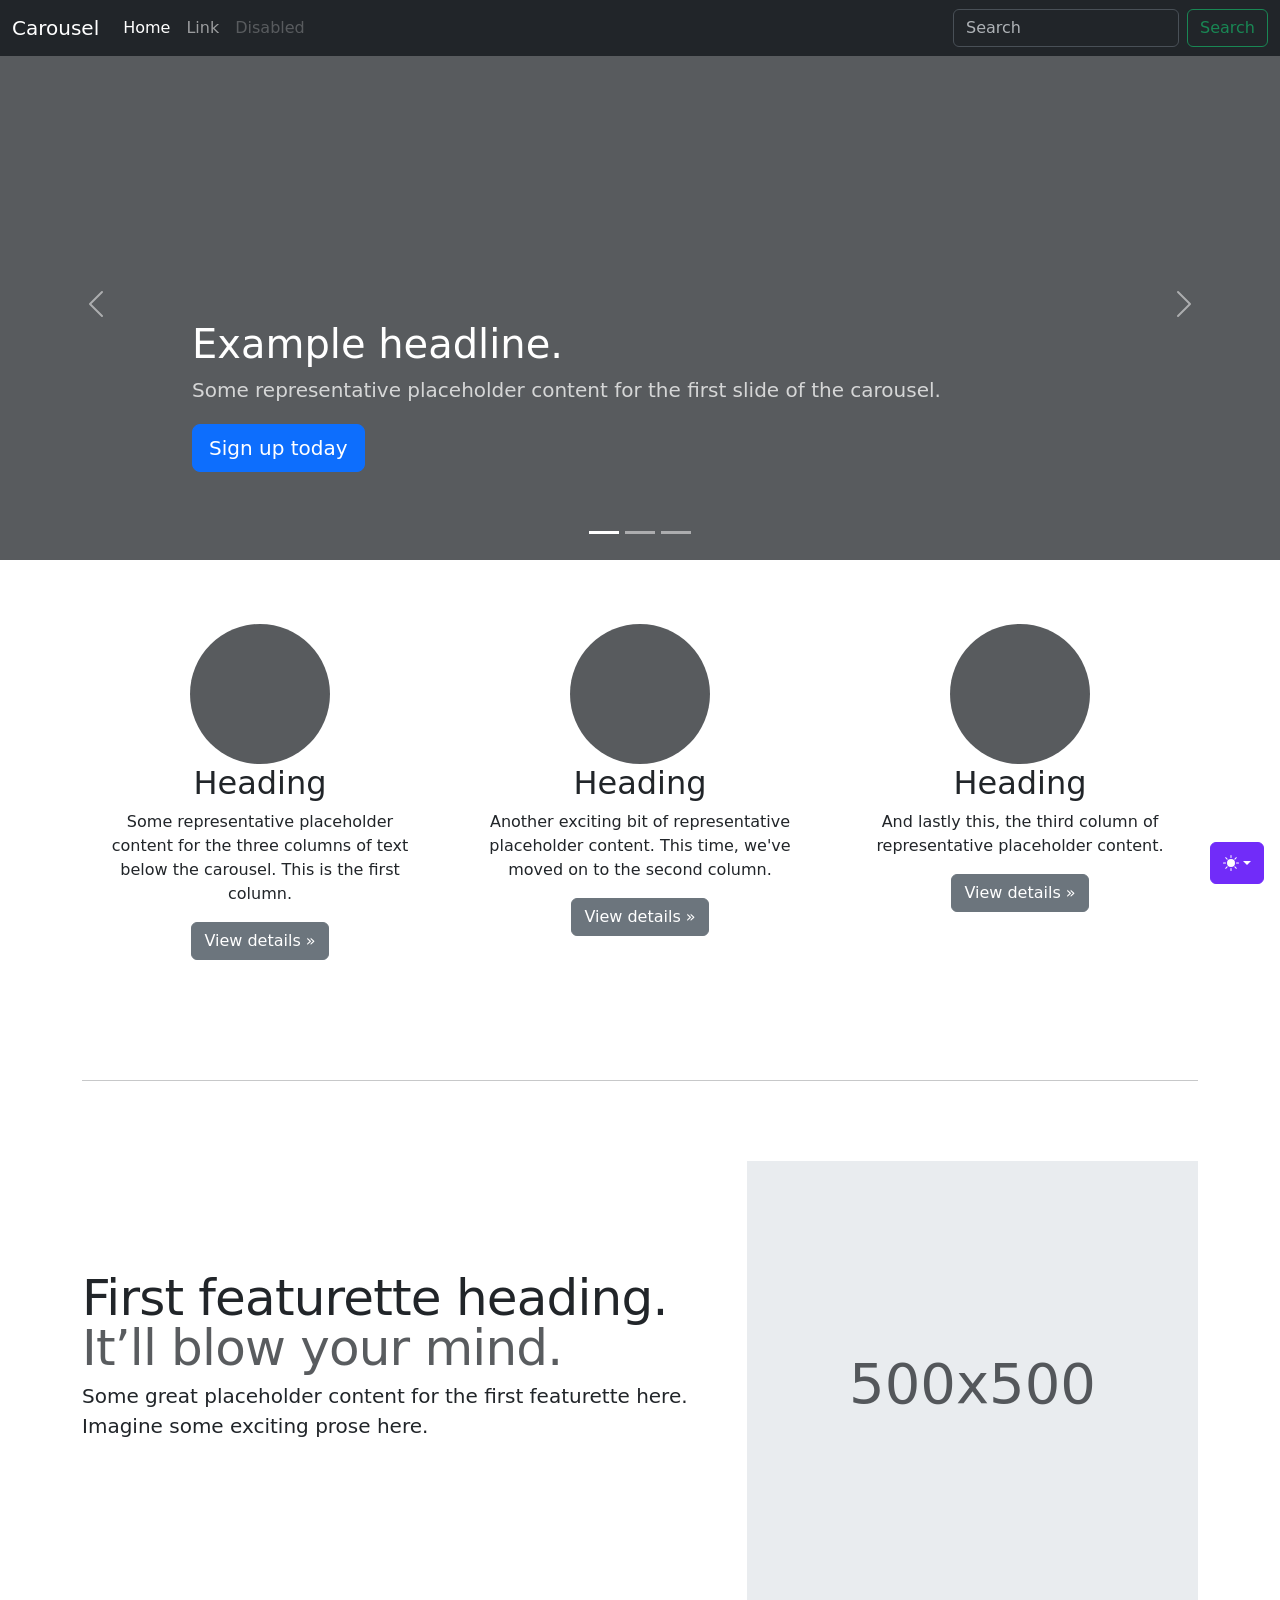
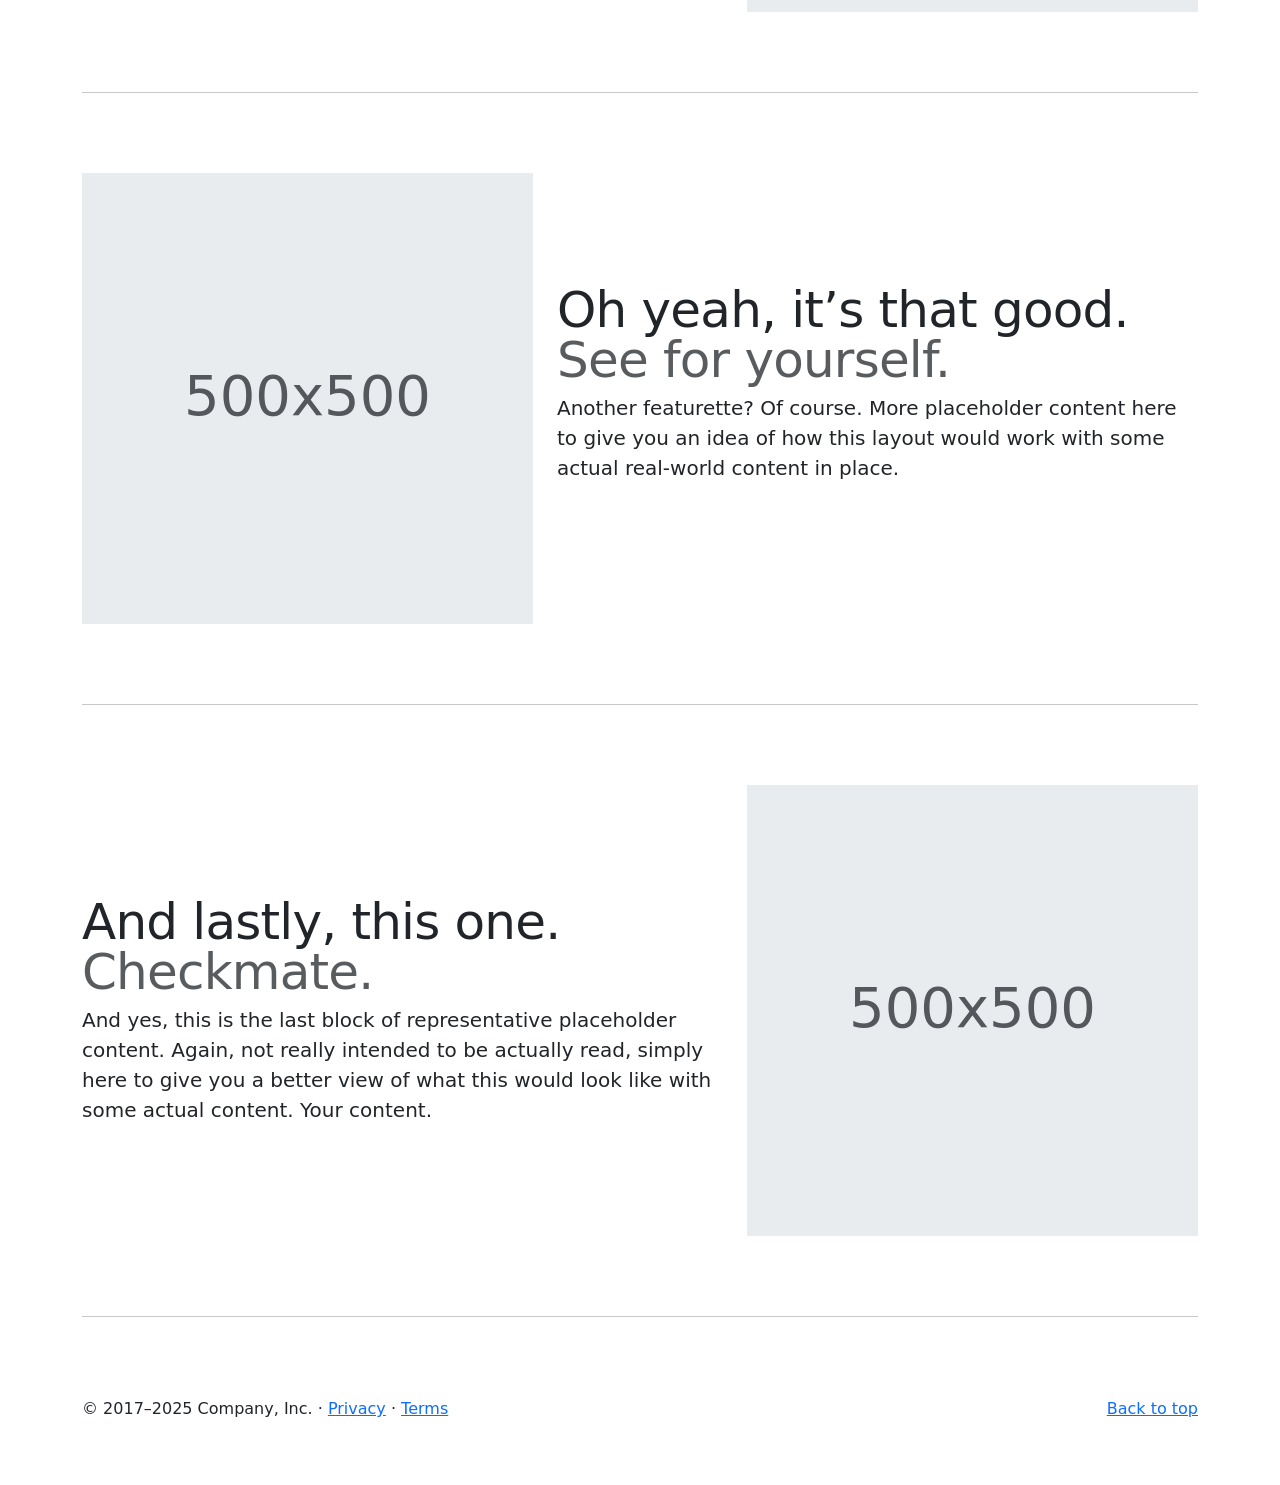
<file: bootstrap-Templates/carousel/index.html>
<!doctype html>
<html lang="en" data-bs-theme="auto">
  <head>
    <meta charset="utf-8" />
    <meta name="viewport" content="width=device-width, initial-scale=1" />
    <meta name="description" content="" />
    <meta
      name="author"
      content="Mark Otto, Jacob Thornton, and Bootstrap contributors"
    />
    <meta name="generator" content="Astro v5.13.2" />
    <title>Carousel Template · Bootstrap v5.3</title>
    <link
      rel="canonical"
      href="https://getbootstrap.com/docs/5.3/examples/carousel/"
    />
    <script src="../assets/js/color-modes.js"></script>
    <link href="../assets/dist/css/bootstrap.min.css" rel="stylesheet" />
    <meta name="theme-color" content="#712cf9" />
    <link href="carousel.css" rel="stylesheet" />
    <style>
      .bd-placeholder-img {
        font-size: 1.125rem;
        text-anchor: middle;
        -webkit-user-select: none;
        -moz-user-select: none;
        user-select: none;
      }
      @media (min-width: 768px) {
        .bd-placeholder-img-lg {
          font-size: 3.5rem;
        }
      }
      .b-example-divider {
        width: 100%;
        height: 3rem;
        background-color: #0000001a;
        border: solid rgba(0, 0, 0, 0.15);
        border-width: 1px 0;
        box-shadow:
          inset 0 0.5em 1.5em #0000001a,
          inset 0 0.125em 0.5em #00000026;
      }
      .b-example-vr {
        flex-shrink: 0;
        width: 1.5rem;
        height: 100vh;
      }
      .bi {
        vertical-align: -0.125em;
        fill: currentColor;
      }
      .nav-scroller {
        position: relative;
        z-index: 2;
        height: 2.75rem;
        overflow-y: hidden;
      }
      .nav-scroller .nav {
        display: flex;
        flex-wrap: nowrap;
        padding-bottom: 1rem;
        margin-top: -1px;
        overflow-x: auto;
        text-align: center;
        white-space: nowrap;
        -webkit-overflow-scrolling: touch;
      }
      .btn-bd-primary {
        --bd-violet-bg: #712cf9;
        --bd-violet-rgb: 112.520718, 44.062154, 249.437846;
        --bs-btn-font-weight: 600;
        --bs-btn-color: var(--bs-white);
        --bs-btn-bg: var(--bd-violet-bg);
        --bs-btn-border-color: var(--bd-violet-bg);
        --bs-btn-hover-color: var(--bs-white);
        --bs-btn-hover-bg: #6528e0;
        --bs-btn-hover-border-color: #6528e0;
        --bs-btn-focus-shadow-rgb: var(--bd-violet-rgb);
        --bs-btn-active-color: var(--bs-btn-hover-color);
        --bs-btn-active-bg: #5a23c8;
        --bs-btn-active-border-color: #5a23c8;
      }
      .bd-mode-toggle {
        z-index: 1500;
      }
      .bd-mode-toggle .bi {
        width: 1em;
        height: 1em;
      }
      .bd-mode-toggle .dropdown-menu .active .bi {
        display: block !important;
      }
    </style>
  </head>
  <body>
    <svg xmlns="http://www.w3.org/2000/svg" class="d-none">
      <symbol id="check2" viewBox="0 0 16 16">
        <path
          d="M13.854 3.646a.5.5 0 0 1 0 .708l-7 7a.5.5 0 0 1-.708 0l-3.5-3.5a.5.5 0 1 1 .708-.708L6.5 10.293l6.646-6.647a.5.5 0 0 1 .708 0z"
        ></path>
      </symbol>
      <symbol id="circle-half" viewBox="0 0 16 16">
        <path
          d="M8 15A7 7 0 1 0 8 1v14zm0 1A8 8 0 1 1 8 0a8 8 0 0 1 0 16z"
        ></path>
      </symbol>
      <symbol id="moon-stars-fill" viewBox="0 0 16 16">
        <path
          d="M6 .278a.768.768 0 0 1 .08.858 7.208 7.208 0 0 0-.878 3.46c0 4.021 3.278 7.277 7.318 7.277.527 0 1.04-.055 1.533-.16a.787.787 0 0 1 .81.316.733.733 0 0 1-.031.893A8.349 8.349 0 0 1 8.344 16C3.734 16 0 12.286 0 7.71 0 4.266 2.114 1.312 5.124.06A.752.752 0 0 1 6 .278z"
        ></path>
        <path
          d="M10.794 3.148a.217.217 0 0 1 .412 0l.387 1.162c.173.518.579.924 1.097 1.097l1.162.387a.217.217 0 0 1 0 .412l-1.162.387a1.734 1.734 0 0 0-1.097 1.097l-.387 1.162a.217.217 0 0 1-.412 0l-.387-1.162A1.734 1.734 0 0 0 9.31 6.593l-1.162-.387a.217.217 0 0 1 0-.412l1.162-.387a1.734 1.734 0 0 0 1.097-1.097l.387-1.162zM13.863.099a.145.145 0 0 1 .274 0l.258.774c.115.346.386.617.732.732l.774.258a.145.145 0 0 1 0 .274l-.774.258a1.156 1.156 0 0 0-.732.732l-.258.774a.145.145 0 0 1-.274 0l-.258-.774a1.156 1.156 0 0 0-.732-.732l-.774-.258a.145.145 0 0 1 0-.274l.774-.258c.346-.115.617-.386.732-.732L13.863.1z"
        ></path>
      </symbol>
      <symbol id="sun-fill" viewBox="0 0 16 16">
        <path
          d="M8 12a4 4 0 1 0 0-8 4 4 0 0 0 0 8zM8 0a.5.5 0 0 1 .5.5v2a.5.5 0 0 1-1 0v-2A.5.5 0 0 1 8 0zm0 13a.5.5 0 0 1 .5.5v2a.5.5 0 0 1-1 0v-2A.5.5 0 0 1 8 13zm8-5a.5.5 0 0 1-.5.5h-2a.5.5 0 0 1 0-1h2a.5.5 0 0 1 .5.5zM3 8a.5.5 0 0 1-.5.5h-2a.5.5 0 0 1 0-1h2A.5.5 0 0 1 3 8zm10.657-5.657a.5.5 0 0 1 0 .707l-1.414 1.415a.5.5 0 1 1-.707-.708l1.414-1.414a.5.5 0 0 1 .707 0zm-9.193 9.193a.5.5 0 0 1 0 .707L3.05 13.657a.5.5 0 0 1-.707-.707l1.414-1.414a.5.5 0 0 1 .707 0zm9.193 2.121a.5.5 0 0 1-.707 0l-1.414-1.414a.5.5 0 0 1 .707-.707l1.414 1.414a.5.5 0 0 1 0 .707zM4.464 4.465a.5.5 0 0 1-.707 0L2.343 3.05a.5.5 0 1 1 .707-.707l1.414 1.414a.5.5 0 0 1 0 .708z"
        ></path>
      </symbol>
    </svg>
    <div
      class="dropdown position-fixed bottom-0 end-0 mb-3 me-3 bd-mode-toggle"
    >
      <button
        class="btn btn-bd-primary py-2 dropdown-toggle d-flex align-items-center"
        id="bd-theme"
        type="button"
        aria-expanded="false"
        data-bs-toggle="dropdown"
        aria-label="Toggle theme (auto)"
      >
        <svg class="bi my-1 theme-icon-active" aria-hidden="true">
          <use href="#circle-half"></use>
        </svg>
        <span class="visually-hidden" id="bd-theme-text">Toggle theme</span>
      </button>
      <ul
        class="dropdown-menu dropdown-menu-end shadow"
        aria-labelledby="bd-theme-text"
      >
        <li>
          <button
            type="button"
            class="dropdown-item d-flex align-items-center"
            data-bs-theme-value="light"
            aria-pressed="false"
          >
            <svg class="bi me-2 opacity-50" aria-hidden="true">
              <use href="#sun-fill"></use>
            </svg>
            Light
            <svg class="bi ms-auto d-none" aria-hidden="true">
              <use href="#check2"></use>
            </svg>
          </button>
        </li>
        <li>
          <button
            type="button"
            class="dropdown-item d-flex align-items-center"
            data-bs-theme-value="dark"
            aria-pressed="false"
          >
            <svg class="bi me-2 opacity-50" aria-hidden="true">
              <use href="#moon-stars-fill"></use>
            </svg>
            Dark
            <svg class="bi ms-auto d-none" aria-hidden="true">
              <use href="#check2"></use>
            </svg>
          </button>
        </li>
        <li>
          <button
            type="button"
            class="dropdown-item d-flex align-items-center active"
            data-bs-theme-value="auto"
            aria-pressed="true"
          >
            <svg class="bi me-2 opacity-50" aria-hidden="true">
              <use href="#circle-half"></use>
            </svg>
            Auto
            <svg class="bi ms-auto d-none" aria-hidden="true">
              <use href="#check2"></use>
            </svg>
          </button>
        </li>
      </ul>
    </div>
    <header data-bs-theme="dark">
      <nav class="navbar navbar-expand-md navbar-dark fixed-top bg-dark">
        <div class="container-fluid">
          <a class="navbar-brand" href="#">Carousel</a>
          <button
            class="navbar-toggler"
            type="button"
            data-bs-toggle="collapse"
            data-bs-target="#navbarCollapse"
            aria-controls="navbarCollapse"
            aria-expanded="false"
            aria-label="Toggle navigation"
          >
            <span class="navbar-toggler-icon"></span>
          </button>
          <div class="collapse navbar-collapse" id="navbarCollapse">
            <ul class="navbar-nav me-auto mb-2 mb-md-0">
              <li class="nav-item">
                <a class="nav-link active" aria-current="page" href="#">Home</a>
              </li>
              <li class="nav-item"><a class="nav-link" href="#">Link</a></li>
              <li class="nav-item">
                <a class="nav-link disabled" aria-disabled="true">Disabled</a>
              </li>
            </ul>
            <form class="d-flex" role="search">
              <input
                class="form-control me-2"
                type="search"
                placeholder="Search"
                aria-label="Search"
              />
              <button class="btn btn-outline-success" type="submit">
                Search
              </button>
            </form>
          </div>
        </div>
      </nav>
    </header>
    <main>
      <div id="myCarousel" class="carousel slide mb-6" data-bs-ride="carousel">
        <div class="carousel-indicators">
          <button
            type="button"
            data-bs-target="#myCarousel"
            data-bs-slide-to="0"
            class="active"
            aria-current="true"
            aria-label="Slide 1"
          ></button>
          <button
            type="button"
            data-bs-target="#myCarousel"
            data-bs-slide-to="1"
            aria-label="Slide 2"
          ></button>
          <button
            type="button"
            data-bs-target="#myCarousel"
            data-bs-slide-to="2"
            aria-label="Slide 3"
          ></button>
        </div>
        <div class="carousel-inner">
          <div class="carousel-item active">
            <svg
              aria-hidden="true"
              class="bd-placeholder-img"
              height="100%"
              preserveAspectRatio="xMidYMid slice"
              width="100%"
              xmlns="http://www.w3.org/2000/svg"
            >
              <rect
                width="100%"
                height="100%"
                fill="var(--bs-secondary-color)"
              ></rect>
            </svg>
            <div class="container">
              <div class="carousel-caption text-start">
                <h1>Example headline.</h1>
                <p class="opacity-75">
                  Some representative placeholder content for the first slide of
                  the carousel.
                </p>
                <p>
                  <a class="btn btn-lg btn-primary" href="#">Sign up today</a>
                </p>
              </div>
            </div>
          </div>
          <div class="carousel-item">
            <svg
              aria-hidden="true"
              class="bd-placeholder-img"
              height="100%"
              preserveAspectRatio="xMidYMid slice"
              width="100%"
              xmlns="http://www.w3.org/2000/svg"
            >
              <rect
                width="100%"
                height="100%"
                fill="var(--bs-secondary-color)"
              ></rect>
            </svg>
            <div class="container">
              <div class="carousel-caption">
                <h1>Another example headline.</h1>
                <p>
                  Some representative placeholder content for the second slide
                  of the carousel.
                </p>
                <p><a class="btn btn-lg btn-primary" href="#">Learn more</a></p>
              </div>
            </div>
          </div>
          <div class="carousel-item">
            <svg
              aria-hidden="true"
              class="bd-placeholder-img"
              height="100%"
              preserveAspectRatio="xMidYMid slice"
              width="100%"
              xmlns="http://www.w3.org/2000/svg"
            >
              <rect
                width="100%"
                height="100%"
                fill="var(--bs-secondary-color)"
              ></rect>
            </svg>
            <div class="container">
              <div class="carousel-caption text-end">
                <h1>One more for good measure.</h1>
                <p>
                  Some representative placeholder content for the third slide of
                  this carousel.
                </p>
                <p>
                  <a class="btn btn-lg btn-primary" href="#">Browse gallery</a>
                </p>
              </div>
            </div>
          </div>
        </div>
        <button
          class="carousel-control-prev"
          type="button"
          data-bs-target="#myCarousel"
          data-bs-slide="prev"
        >
          <span class="carousel-control-prev-icon" aria-hidden="true"></span>
          <span class="visually-hidden">Previous</span>
        </button>
        <button
          class="carousel-control-next"
          type="button"
          data-bs-target="#myCarousel"
          data-bs-slide="next"
        >
          <span class="carousel-control-next-icon" aria-hidden="true"></span>
          <span class="visually-hidden">Next</span>
        </button>
      </div>
      <!-- Marketing messaging and featurettes
  ================================================== -->
      <!-- Wrap the rest of the page in another container to center all the content. -->
      <div class="container marketing">
        <!-- Three columns of text below the carousel -->
        <div class="row">
          <div class="col-lg-4">
            <svg
              aria-label="Placeholder"
              class="bd-placeholder-img rounded-circle"
              height="140"
              preserveAspectRatio="xMidYMid slice"
              role="img"
              width="140"
              xmlns="http://www.w3.org/2000/svg"
            >
              <title>Placeholder</title>
              <rect
                width="100%"
                height="100%"
                fill="var(--bs-secondary-color)"
              ></rect>
            </svg>
            <h2 class="fw-normal">Heading</h2>
            <p>
              Some representative placeholder content for the three columns of
              text below the carousel. This is the first column.
            </p>
            <p>
              <a class="btn btn-secondary" href="#">View details &raquo;</a>
            </p>
          </div>
          <!-- /.col-lg-4 -->
          <div class="col-lg-4">
            <svg
              aria-label="Placeholder"
              class="bd-placeholder-img rounded-circle"
              height="140"
              preserveAspectRatio="xMidYMid slice"
              role="img"
              width="140"
              xmlns="http://www.w3.org/2000/svg"
            >
              <title>Placeholder</title>
              <rect
                width="100%"
                height="100%"
                fill="var(--bs-secondary-color)"
              ></rect>
            </svg>
            <h2 class="fw-normal">Heading</h2>
            <p>
              Another exciting bit of representative placeholder content. This
              time, we've moved on to the second column.
            </p>
            <p>
              <a class="btn btn-secondary" href="#">View details &raquo;</a>
            </p>
          </div>
          <!-- /.col-lg-4 -->
          <div class="col-lg-4">
            <svg
              aria-label="Placeholder"
              class="bd-placeholder-img rounded-circle"
              height="140"
              preserveAspectRatio="xMidYMid slice"
              role="img"
              width="140"
              xmlns="http://www.w3.org/2000/svg"
            >
              <title>Placeholder</title>
              <rect
                width="100%"
                height="100%"
                fill="var(--bs-secondary-color)"
              ></rect>
            </svg>
            <h2 class="fw-normal">Heading</h2>
            <p>
              And lastly this, the third column of representative placeholder
              content.
            </p>
            <p>
              <a class="btn btn-secondary" href="#">View details &raquo;</a>
            </p>
          </div>
          <!-- /.col-lg-4 -->
        </div>
        <!-- /.row -->
        <!-- START THE FEATURETTES -->
        <hr class="featurette-divider" />
        <div class="row featurette">
          <div class="col-md-7">
            <h2 class="featurette-heading fw-normal lh-1">
              First featurette heading.
              <span class="text-body-secondary">It’ll blow your mind.</span>
            </h2>
            <p class="lead">
              Some great placeholder content for the first featurette here.
              Imagine some exciting prose here.
            </p>
          </div>
          <div class="col-md-5">
            <svg
              aria-label="Placeholder: 500x500"
              class="bd-placeholder-img bd-placeholder-img-lg featurette-image img-fluid mx-auto"
              height="500"
              preserveAspectRatio="xMidYMid slice"
              role="img"
              width="500"
              xmlns="http://www.w3.org/2000/svg"
            >
              <title>Placeholder</title>
              <rect
                width="100%"
                height="100%"
                fill="var(--bs-secondary-bg)"
              ></rect>
              <text x="50%" y="50%" fill="var(--bs-secondary-color)" dy=".3em">
                500x500
              </text>
            </svg>
          </div>
        </div>
        <hr class="featurette-divider" />
        <div class="row featurette">
          <div class="col-md-7 order-md-2">
            <h2 class="featurette-heading fw-normal lh-1">
              Oh yeah, it’s that good.
              <span class="text-body-secondary">See for yourself.</span>
            </h2>
            <p class="lead">
              Another featurette? Of course. More placeholder content here to
              give you an idea of how this layout would work with some actual
              real-world content in place.
            </p>
          </div>
          <div class="col-md-5 order-md-1">
            <svg
              aria-label="Placeholder: 500x500"
              class="bd-placeholder-img bd-placeholder-img-lg featurette-image img-fluid mx-auto"
              height="500"
              preserveAspectRatio="xMidYMid slice"
              role="img"
              width="500"
              xmlns="http://www.w3.org/2000/svg"
            >
              <title>Placeholder</title>
              <rect
                width="100%"
                height="100%"
                fill="var(--bs-secondary-bg)"
              ></rect>
              <text x="50%" y="50%" fill="var(--bs-secondary-color)" dy=".3em">
                500x500
              </text>
            </svg>
          </div>
        </div>
        <hr class="featurette-divider" />
        <div class="row featurette">
          <div class="col-md-7">
            <h2 class="featurette-heading fw-normal lh-1">
              And lastly, this one.
              <span class="text-body-secondary">Checkmate.</span>
            </h2>
            <p class="lead">
              And yes, this is the last block of representative placeholder
              content. Again, not really intended to be actually read, simply
              here to give you a better view of what this would look like with
              some actual content. Your content.
            </p>
          </div>
          <div class="col-md-5">
            <svg
              aria-label="Placeholder: 500x500"
              class="bd-placeholder-img bd-placeholder-img-lg featurette-image img-fluid mx-auto"
              height="500"
              preserveAspectRatio="xMidYMid slice"
              role="img"
              width="500"
              xmlns="http://www.w3.org/2000/svg"
            >
              <title>Placeholder</title>
              <rect
                width="100%"
                height="100%"
                fill="var(--bs-secondary-bg)"
              ></rect>
              <text x="50%" y="50%" fill="var(--bs-secondary-color)" dy=".3em">
                500x500
              </text>
            </svg>
          </div>
        </div>
        <hr class="featurette-divider" />
        <!-- /END THE FEATURETTES -->
      </div>
      <!-- /.container -->
      <!-- FOOTER -->
      <footer class="container">
        <p class="float-end"><a href="#">Back to top</a></p>
        <p>
          &copy; 2017–2025 Company, Inc. &middot;
          <a href="#">Privacy</a> &middot; <a href="#">Terms</a>
        </p>
      </footer>
    </main>
    <script
      src="../assets/dist/js/bootstrap.bundle.min.js"
      class="astro-vvvwv3sm"
    ></script>
  </body>
</html>
</file>
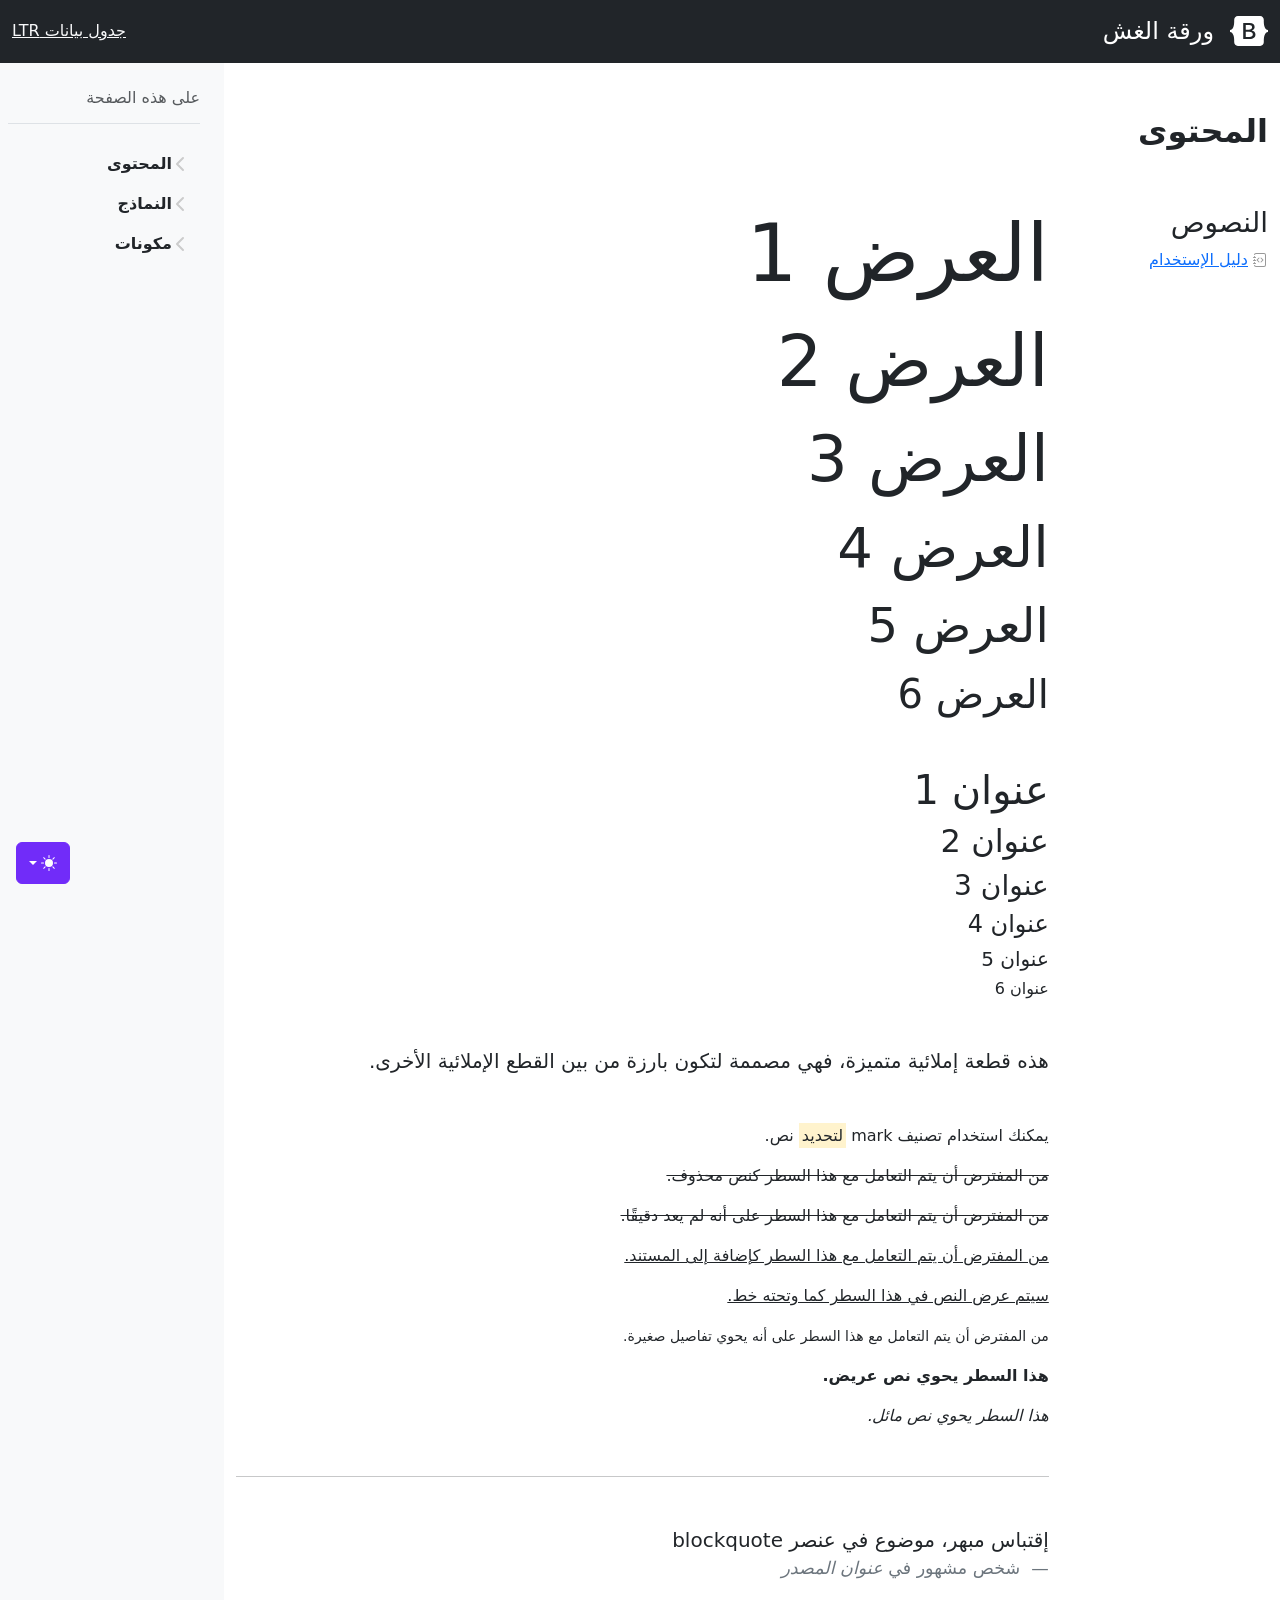
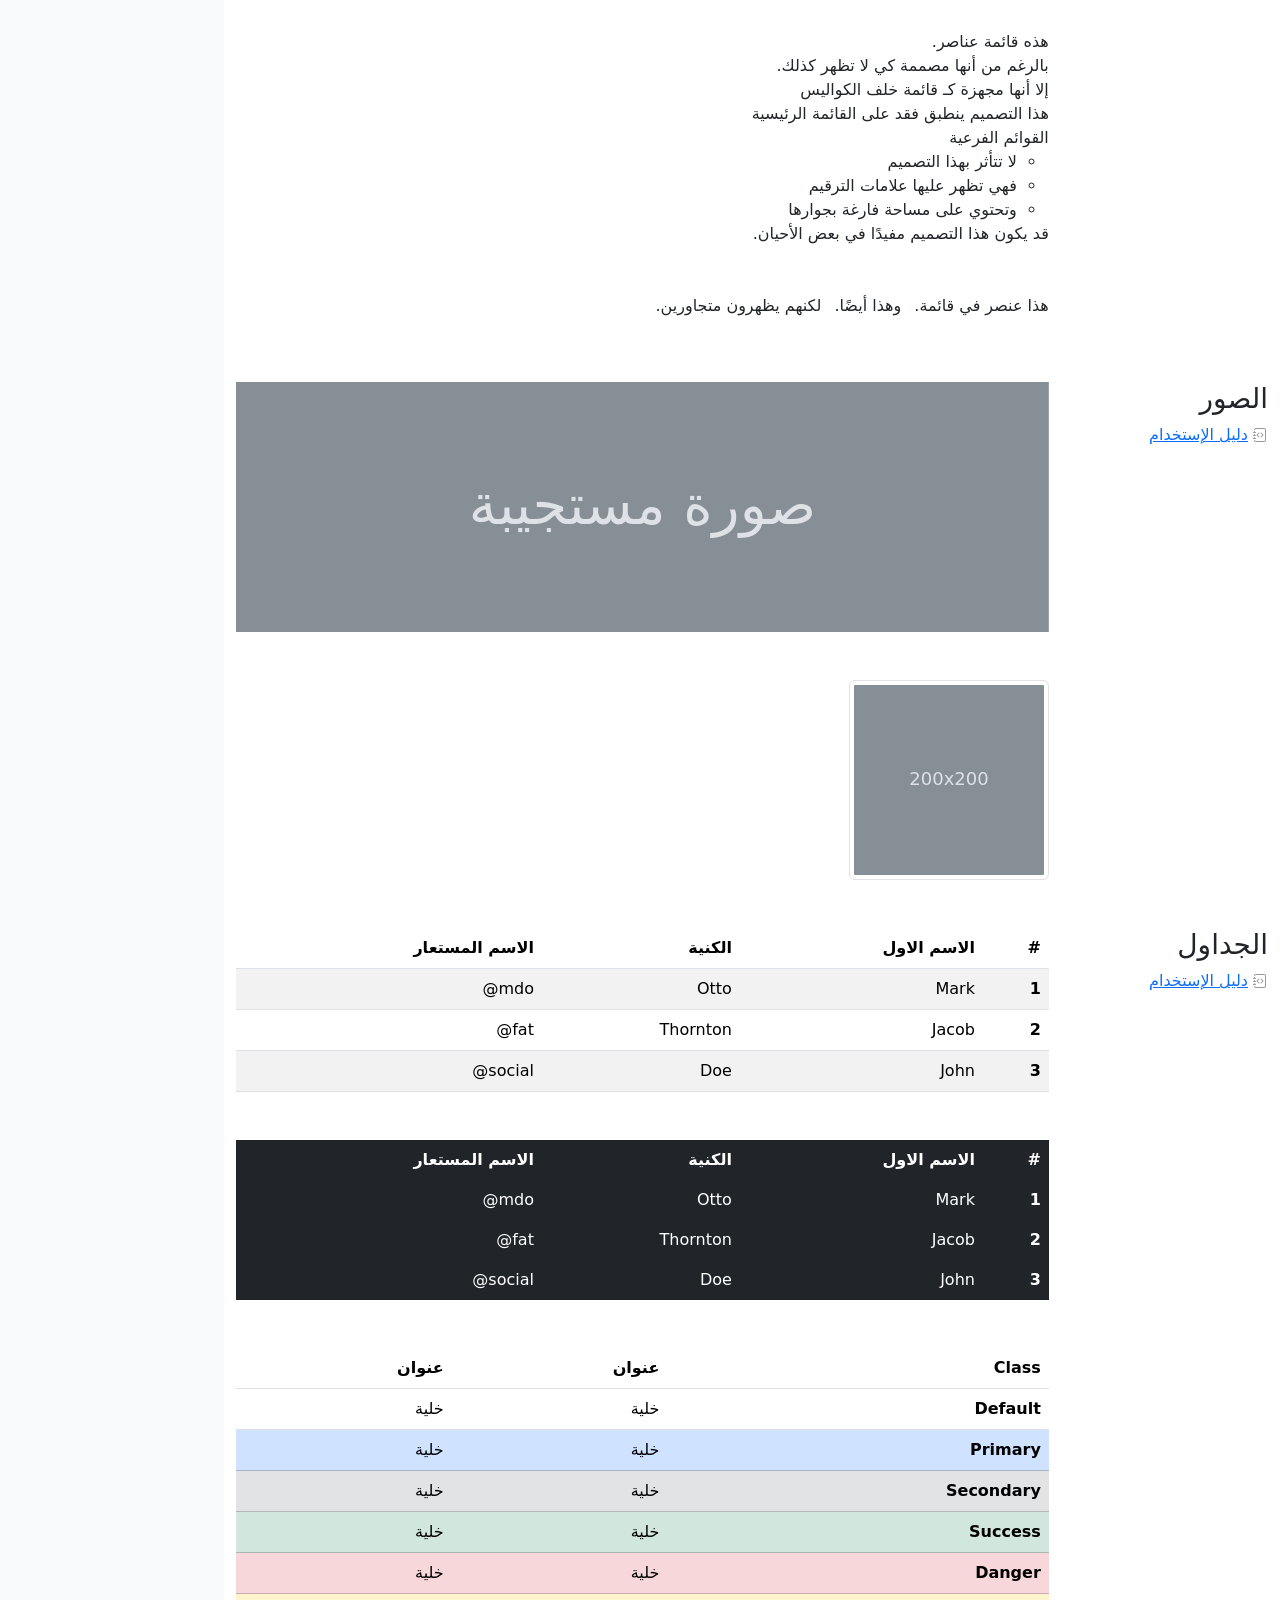
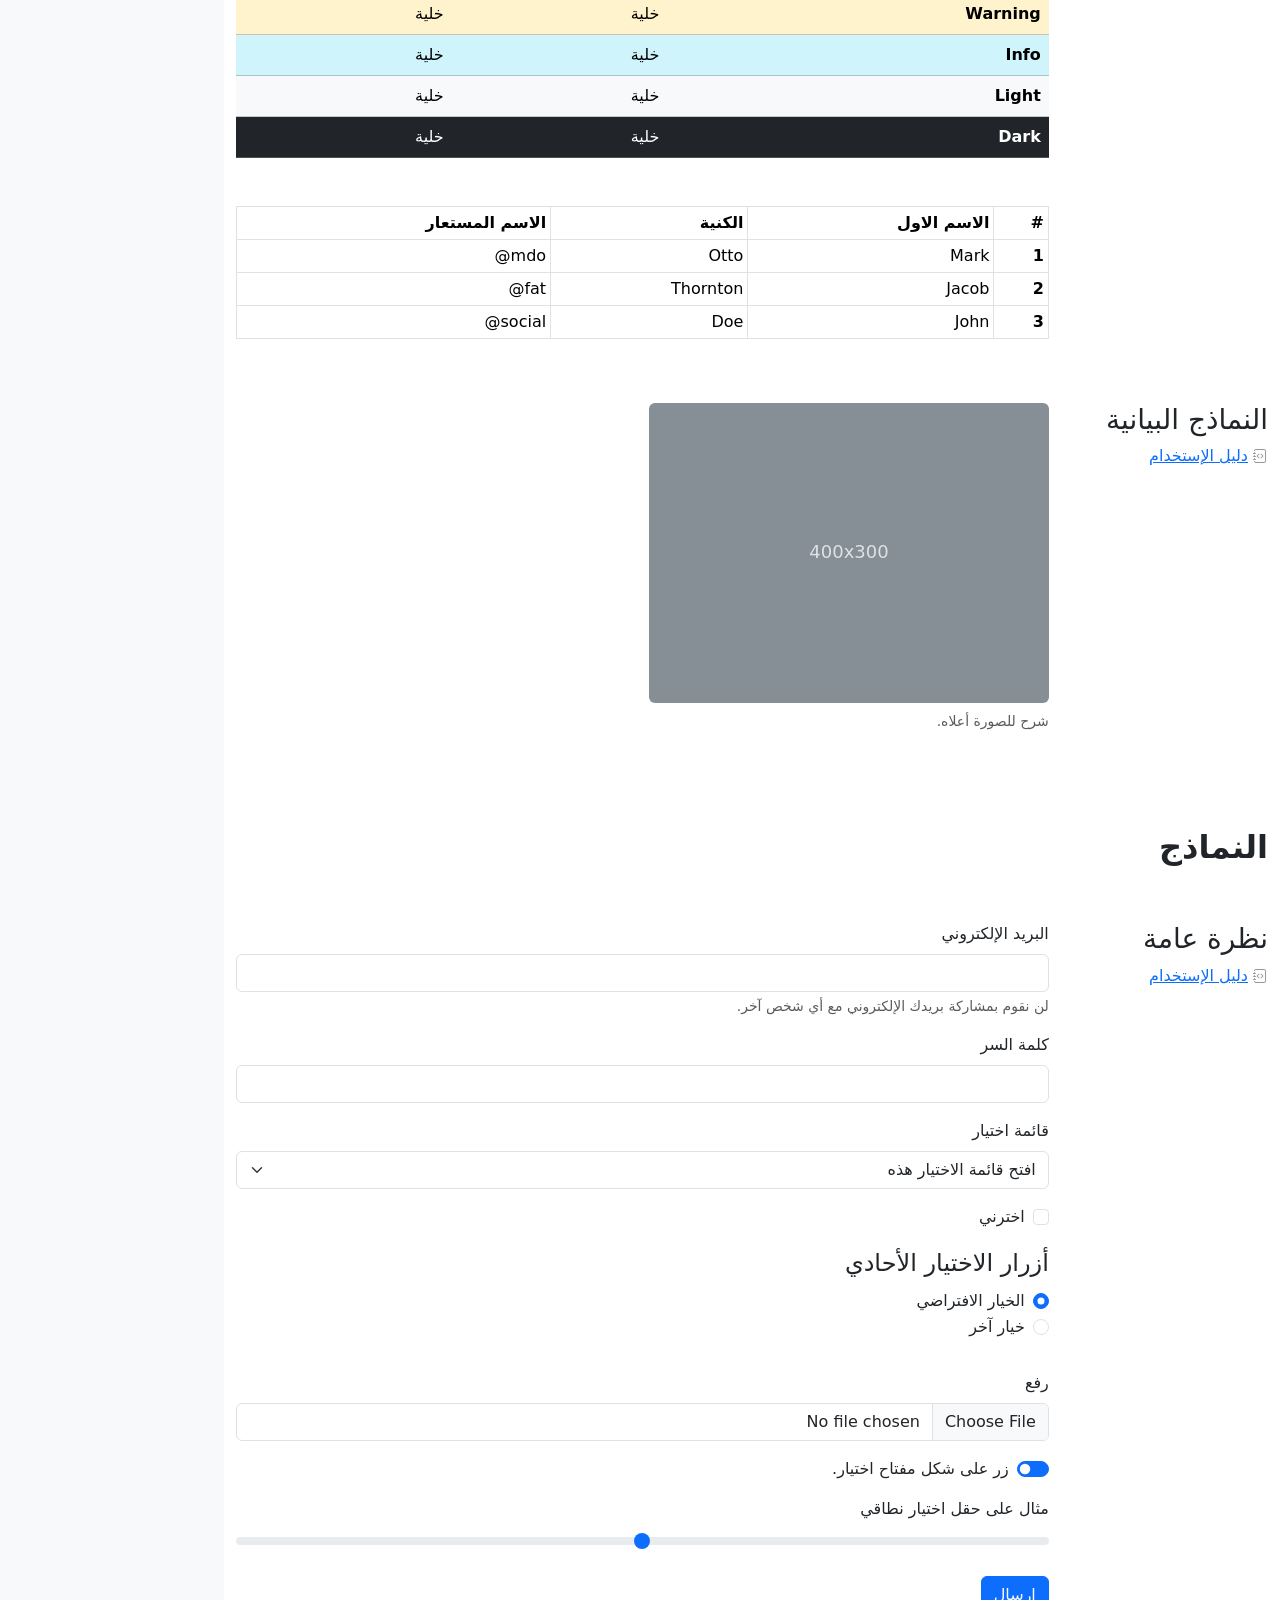
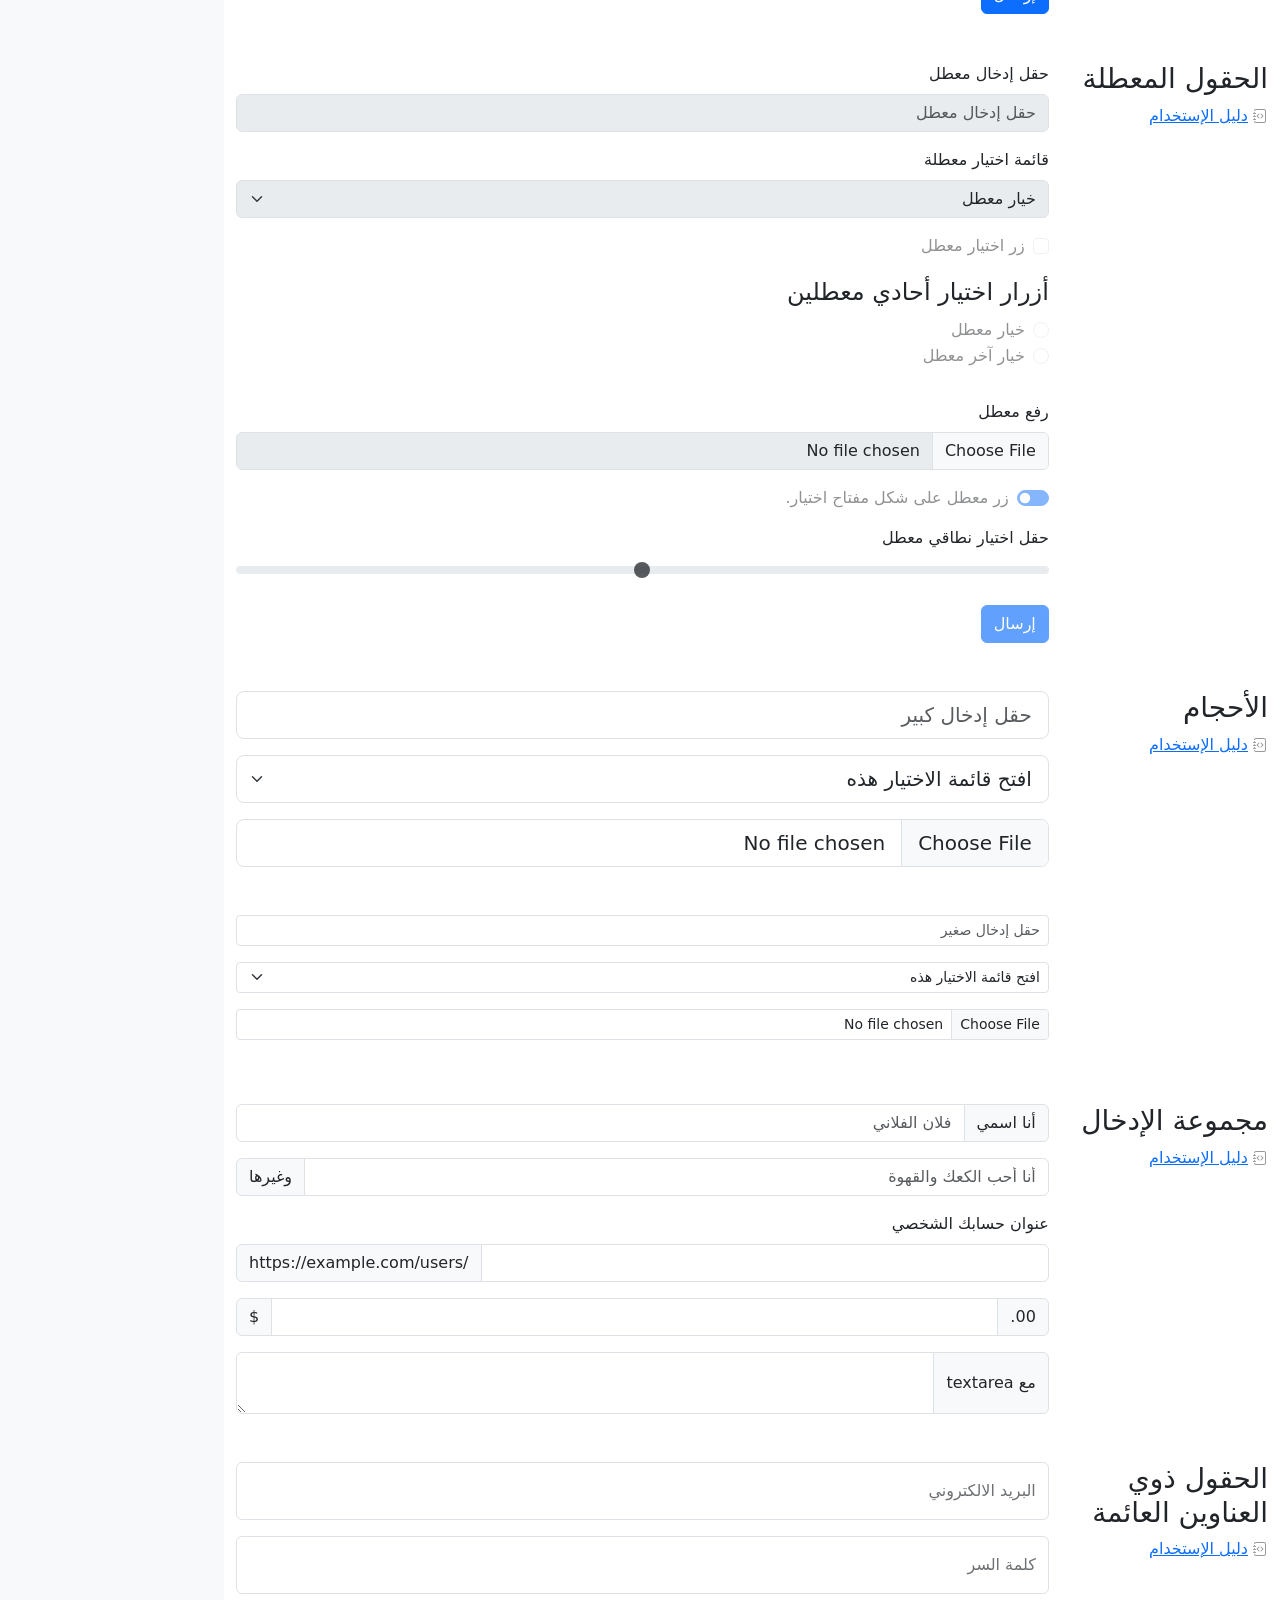
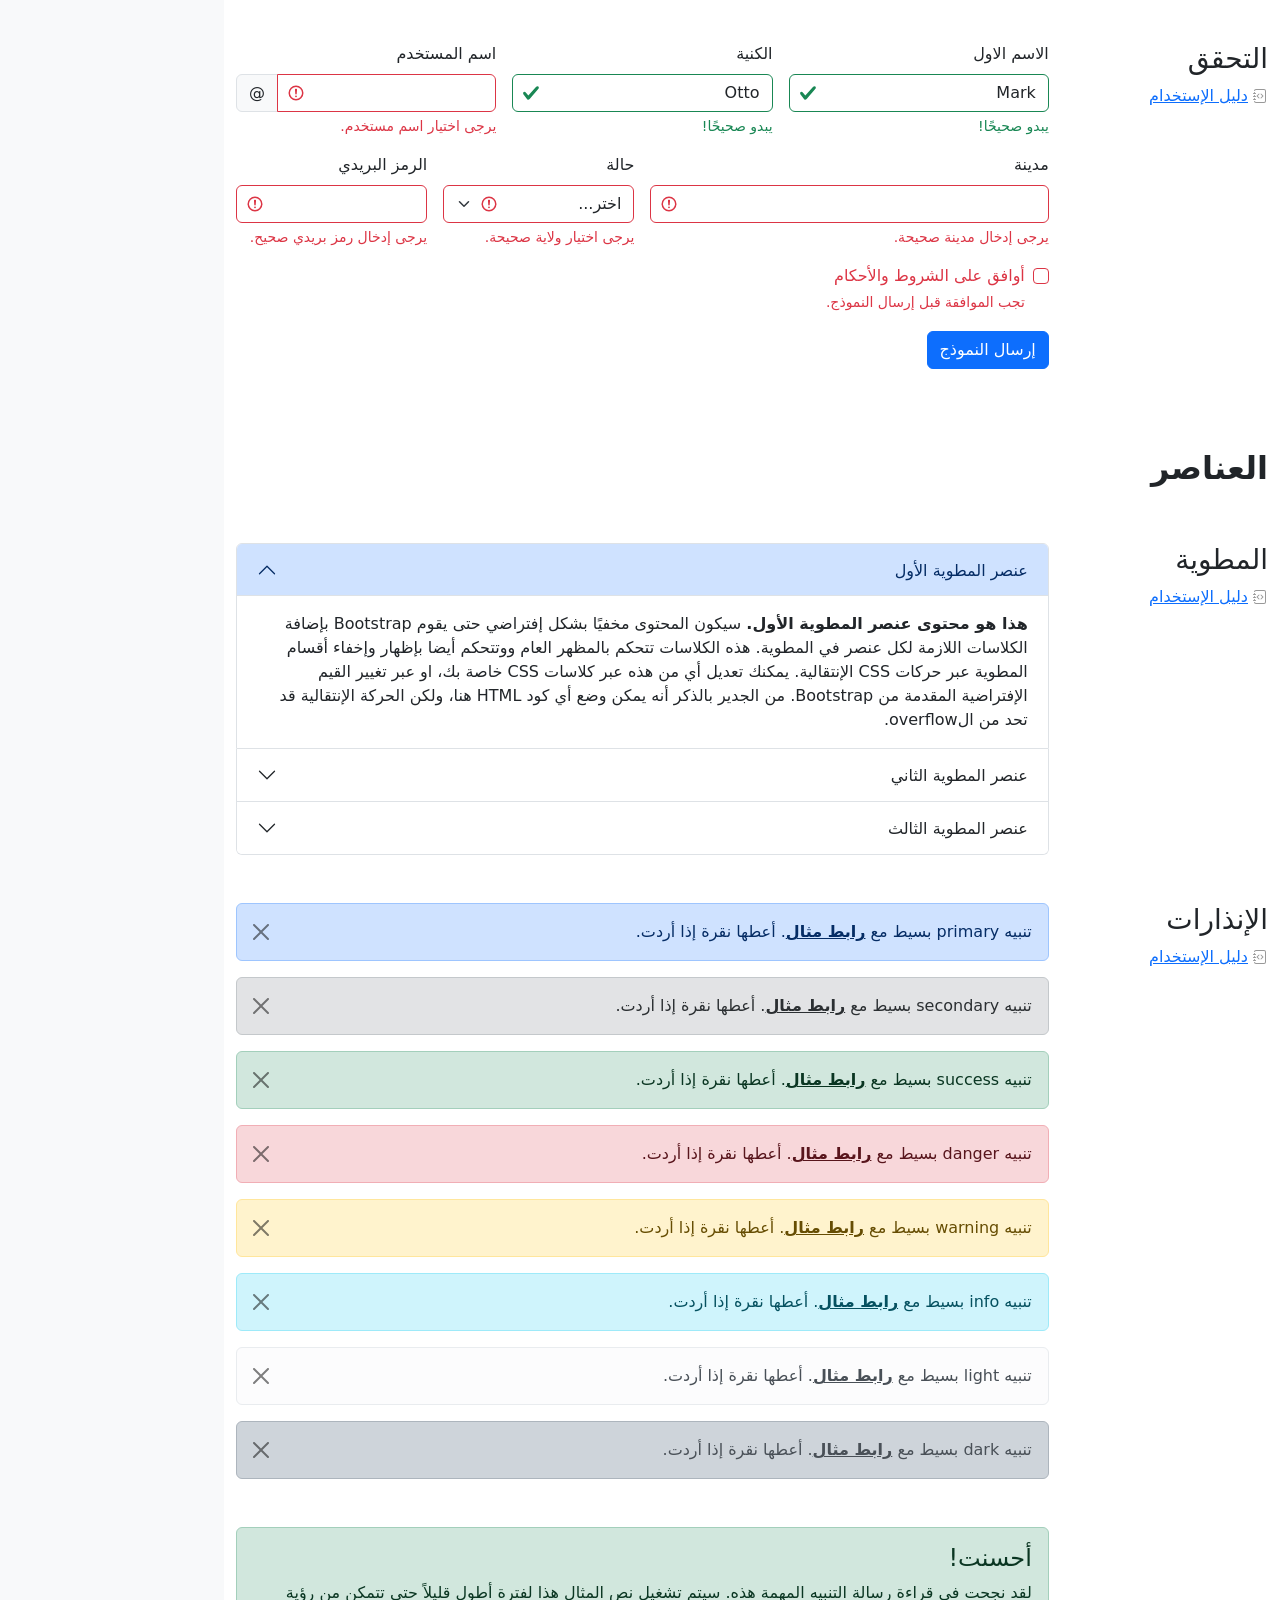
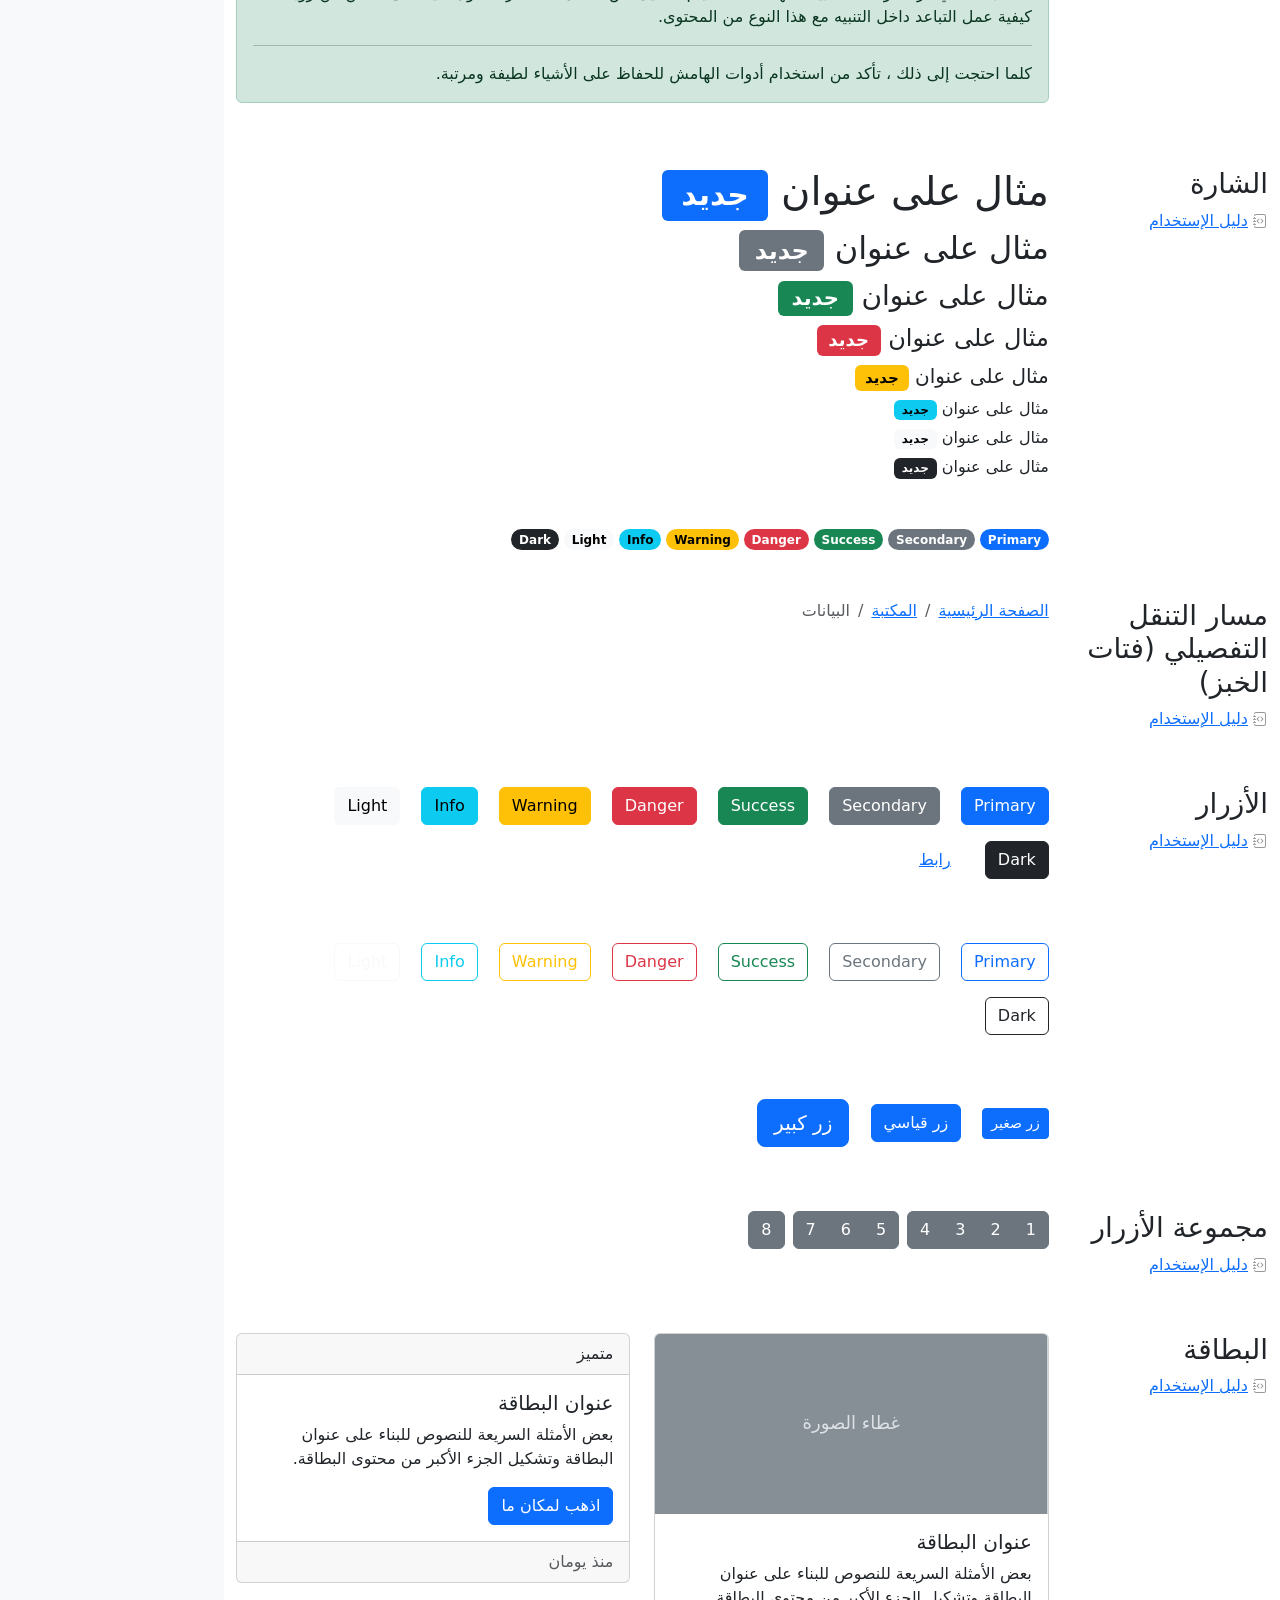
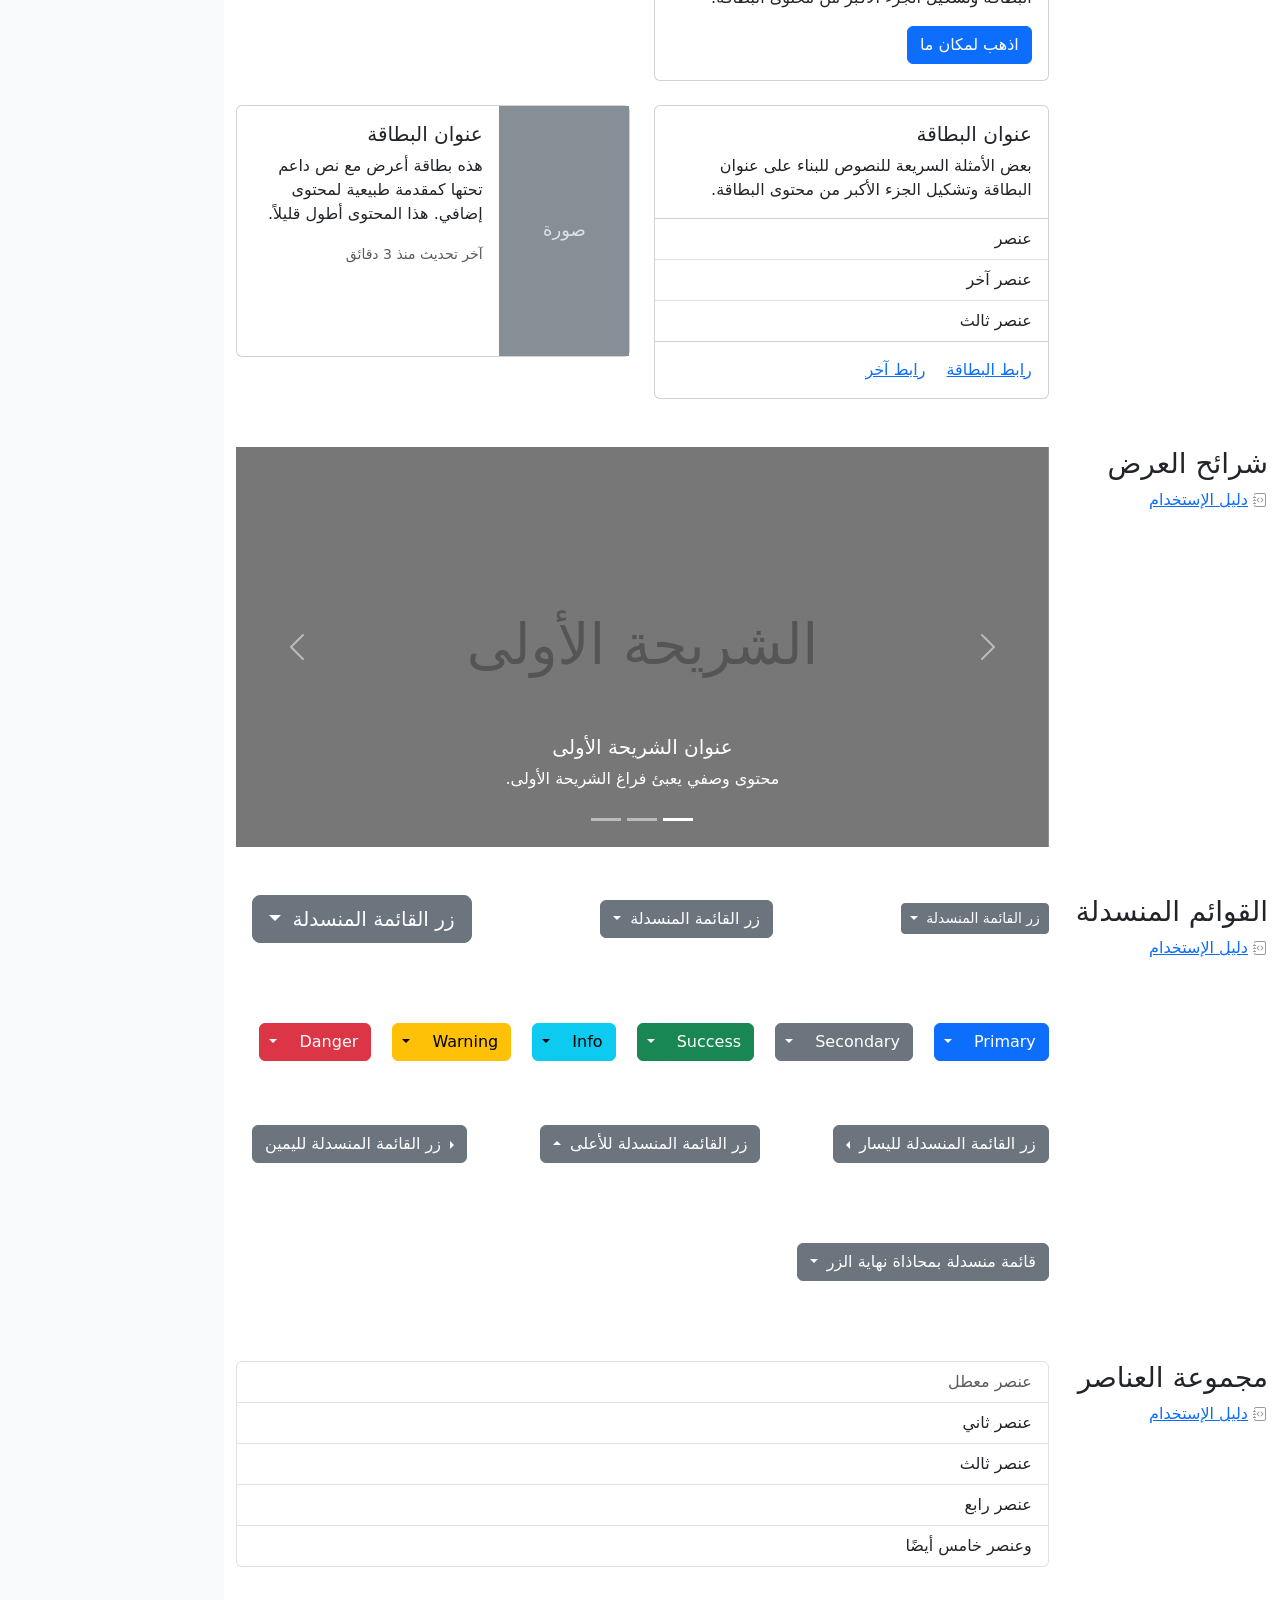
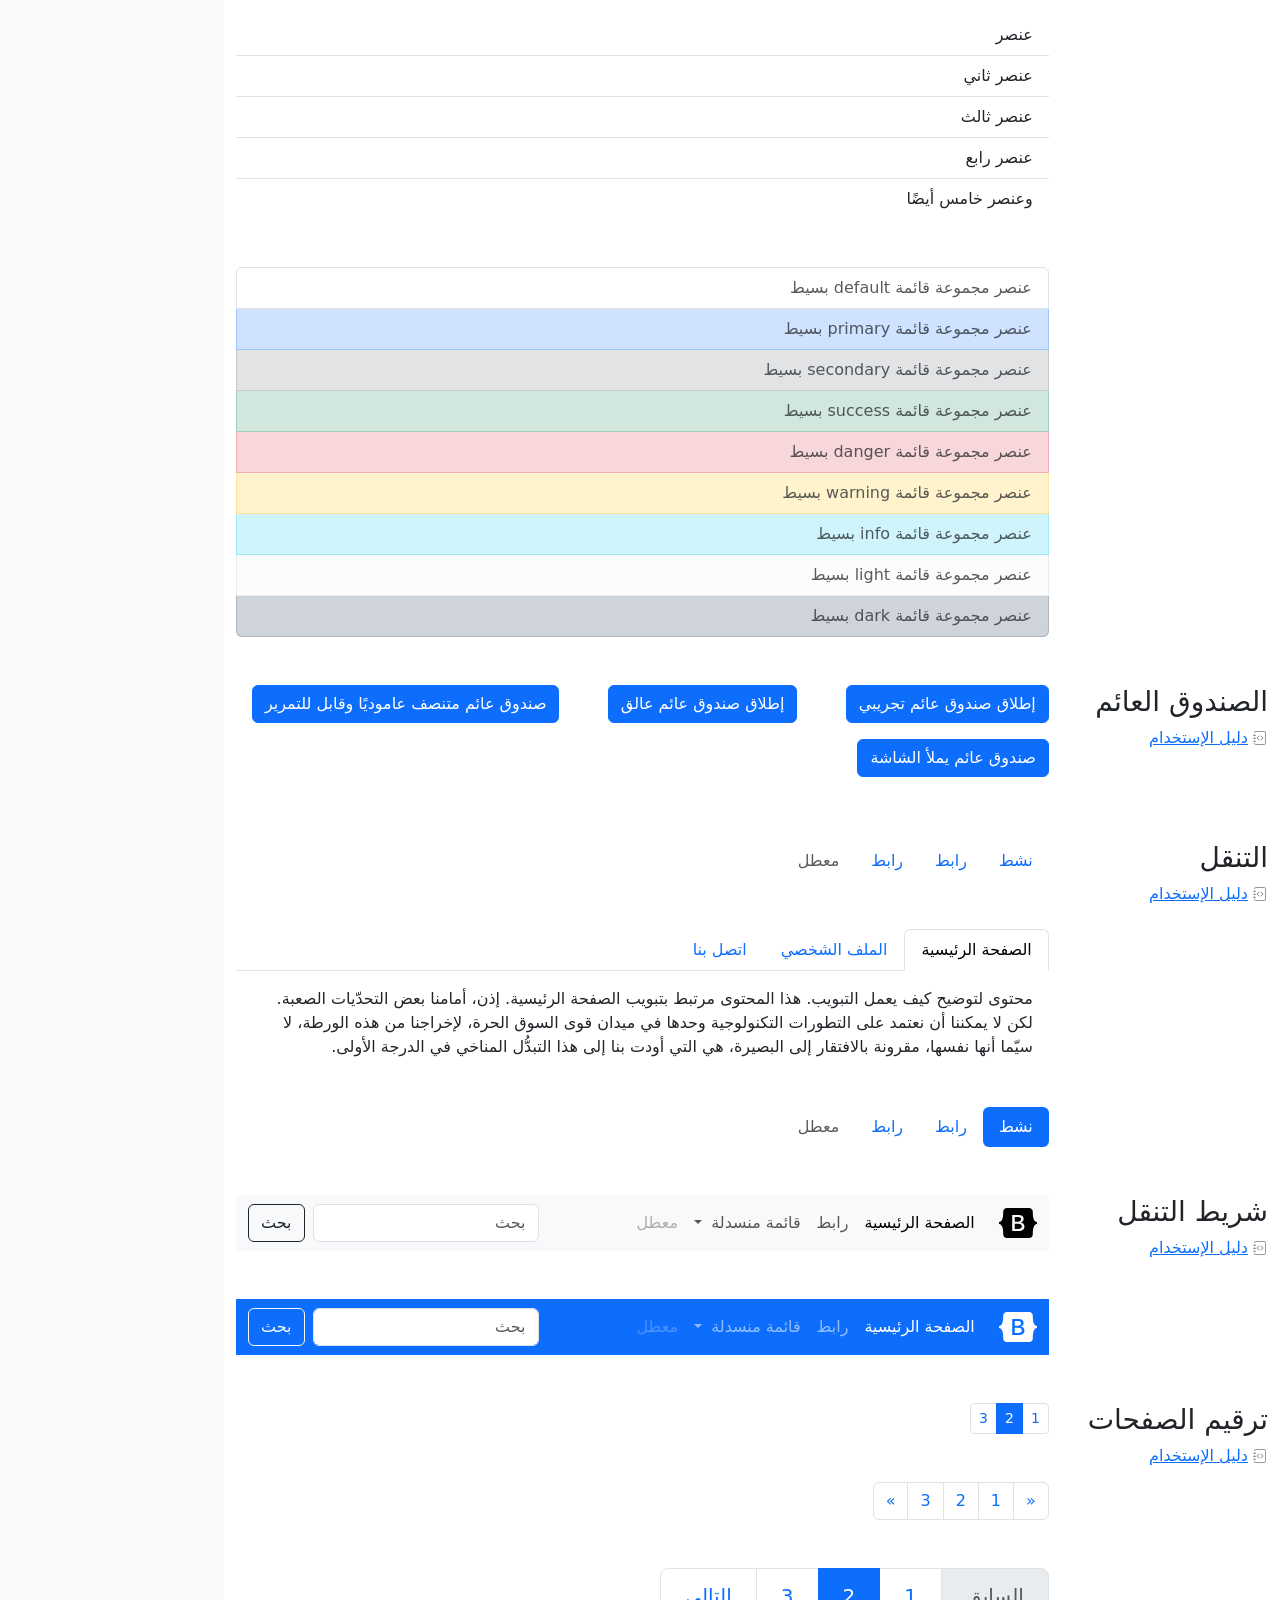
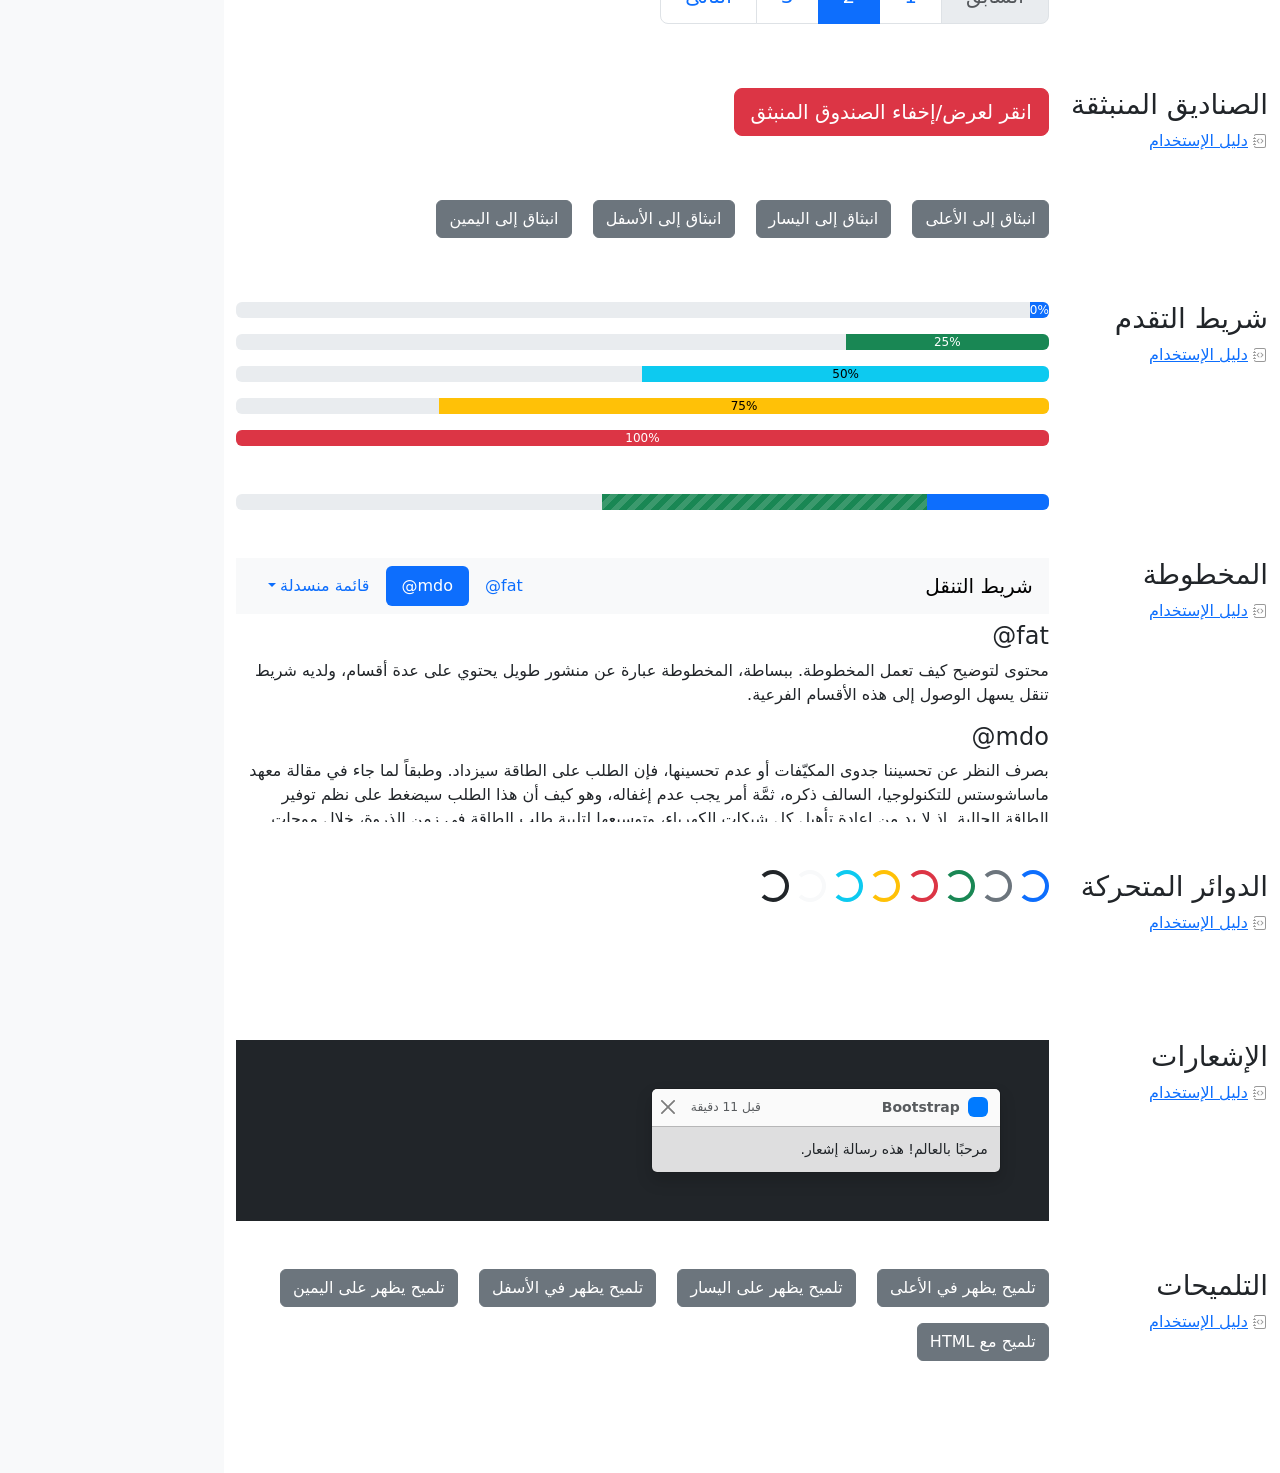
<file: bootstrap-Templates/cheatsheet-rtl/index.html>
<!doctype html>
<html lang="ar" dir="rtl" data-bs-theme="auto">
  <head>
    <meta charset="utf-8" />
    <meta name="viewport" content="width=device-width, initial-scale=1" />
    <meta name="description" content="" />
    <meta
      name="author"
      content="Mark Otto, Jacob Thornton, and Bootstrap contributors"
    />
    <meta name="generator" content="Astro v5.13.2" />
    <title>ورقة الغش · Bootstrap v5.3</title>
    <link
      rel="canonical"
      href="https://getbootstrap.com/docs/5.3/examples/cheatsheet-rtl/"
    />
    <script src="../assets/js/color-modes.js"></script>
    <link href="../assets/dist/css/bootstrap.rtl.min.css" rel="stylesheet" />
    <meta name="theme-color" content="#712cf9" />
    <link href="../cheatsheet/cheatsheet.rtl.css" rel="stylesheet" />
    <style>
      .bd-placeholder-img {
        font-size: 1.125rem;
        text-anchor: middle;
        -webkit-user-select: none;
        -moz-user-select: none;
        user-select: none;
      }
      @media (min-width: 768px) {
        .bd-placeholder-img-lg {
          font-size: 3.5rem;
        }
      }
      .b-example-divider {
        width: 100%;
        height: 3rem;
        background-color: #0000001a;
        border: solid rgba(0, 0, 0, 0.15);
        border-width: 1px 0;
        box-shadow:
          inset 0 0.5em 1.5em #0000001a,
          inset 0 0.125em 0.5em #00000026;
      }
      .b-example-vr {
        flex-shrink: 0;
        width: 1.5rem;
        height: 100vh;
      }
      .bi {
        vertical-align: -0.125em;
        fill: currentColor;
      }
      .nav-scroller {
        position: relative;
        z-index: 2;
        height: 2.75rem;
        overflow-y: hidden;
      }
      .nav-scroller .nav {
        display: flex;
        flex-wrap: nowrap;
        padding-bottom: 1rem;
        margin-top: -1px;
        overflow-x: auto;
        text-align: center;
        white-space: nowrap;
        -webkit-overflow-scrolling: touch;
      }
      .btn-bd-primary {
        --bd-violet-bg: #712cf9;
        --bd-violet-rgb: 112.520718, 44.062154, 249.437846;
        --bs-btn-font-weight: 600;
        --bs-btn-color: var(--bs-white);
        --bs-btn-bg: var(--bd-violet-bg);
        --bs-btn-border-color: var(--bd-violet-bg);
        --bs-btn-hover-color: var(--bs-white);
        --bs-btn-hover-bg: #6528e0;
        --bs-btn-hover-border-color: #6528e0;
        --bs-btn-focus-shadow-rgb: var(--bd-violet-rgb);
        --bs-btn-active-color: var(--bs-btn-hover-color);
        --bs-btn-active-bg: #5a23c8;
        --bs-btn-active-border-color: #5a23c8;
      }
      .bd-mode-toggle {
        z-index: 1500;
      }
      .bd-mode-toggle .bi {
        width: 1em;
        height: 1em;
      }
      .bd-mode-toggle .dropdown-menu .active .bi {
        display: block !important;
      }
    </style>
  </head>
  <body class="bg-body-tertiary">
    <svg xmlns="http://www.w3.org/2000/svg" class="d-none">
      <symbol id="check2" viewBox="0 0 16 16">
        <path
          d="M13.854 3.646a.5.5 0 0 1 0 .708l-7 7a.5.5 0 0 1-.708 0l-3.5-3.5a.5.5 0 1 1 .708-.708L6.5 10.293l6.646-6.647a.5.5 0 0 1 .708 0z"
        ></path>
      </symbol>
      <symbol id="circle-half" viewBox="0 0 16 16">
        <path
          d="M8 15A7 7 0 1 0 8 1v14zm0 1A8 8 0 1 1 8 0a8 8 0 0 1 0 16z"
        ></path>
      </symbol>
      <symbol id="moon-stars-fill" viewBox="0 0 16 16">
        <path
          d="M6 .278a.768.768 0 0 1 .08.858 7.208 7.208 0 0 0-.878 3.46c0 4.021 3.278 7.277 7.318 7.277.527 0 1.04-.055 1.533-.16a.787.787 0 0 1 .81.316.733.733 0 0 1-.031.893A8.349 8.349 0 0 1 8.344 16C3.734 16 0 12.286 0 7.71 0 4.266 2.114 1.312 5.124.06A.752.752 0 0 1 6 .278z"
        ></path>
        <path
          d="M10.794 3.148a.217.217 0 0 1 .412 0l.387 1.162c.173.518.579.924 1.097 1.097l1.162.387a.217.217 0 0 1 0 .412l-1.162.387a1.734 1.734 0 0 0-1.097 1.097l-.387 1.162a.217.217 0 0 1-.412 0l-.387-1.162A1.734 1.734 0 0 0 9.31 6.593l-1.162-.387a.217.217 0 0 1 0-.412l1.162-.387a1.734 1.734 0 0 0 1.097-1.097l.387-1.162zM13.863.099a.145.145 0 0 1 .274 0l.258.774c.115.346.386.617.732.732l.774.258a.145.145 0 0 1 0 .274l-.774.258a1.156 1.156 0 0 0-.732.732l-.258.774a.145.145 0 0 1-.274 0l-.258-.774a1.156 1.156 0 0 0-.732-.732l-.774-.258a.145.145 0 0 1 0-.274l.774-.258c.346-.115.617-.386.732-.732L13.863.1z"
        ></path>
      </symbol>
      <symbol id="sun-fill" viewBox="0 0 16 16">
        <path
          d="M8 12a4 4 0 1 0 0-8 4 4 0 0 0 0 8zM8 0a.5.5 0 0 1 .5.5v2a.5.5 0 0 1-1 0v-2A.5.5 0 0 1 8 0zm0 13a.5.5 0 0 1 .5.5v2a.5.5 0 0 1-1 0v-2A.5.5 0 0 1 8 13zm8-5a.5.5 0 0 1-.5.5h-2a.5.5 0 0 1 0-1h2a.5.5 0 0 1 .5.5zM3 8a.5.5 0 0 1-.5.5h-2a.5.5 0 0 1 0-1h2A.5.5 0 0 1 3 8zm10.657-5.657a.5.5 0 0 1 0 .707l-1.414 1.415a.5.5 0 1 1-.707-.708l1.414-1.414a.5.5 0 0 1 .707 0zm-9.193 9.193a.5.5 0 0 1 0 .707L3.05 13.657a.5.5 0 0 1-.707-.707l1.414-1.414a.5.5 0 0 1 .707 0zm9.193 2.121a.5.5 0 0 1-.707 0l-1.414-1.414a.5.5 0 0 1 .707-.707l1.414 1.414a.5.5 0 0 1 0 .707zM4.464 4.465a.5.5 0 0 1-.707 0L2.343 3.05a.5.5 0 1 1 .707-.707l1.414 1.414a.5.5 0 0 1 0 .708z"
        ></path>
      </symbol>
    </svg>
    <div
      class="dropdown position-fixed bottom-0 end-0 mb-3 me-3 bd-mode-toggle"
    >
      <button
        class="btn btn-bd-primary py-2 dropdown-toggle d-flex align-items-center"
        id="bd-theme"
        type="button"
        aria-expanded="false"
        data-bs-toggle="dropdown"
        aria-label="Toggle theme (auto)"
      >
        <svg class="bi my-1 theme-icon-active" aria-hidden="true">
          <use href="#circle-half"></use>
        </svg>
        <span class="visually-hidden" id="bd-theme-text">Toggle theme</span>
      </button>
      <ul
        class="dropdown-menu dropdown-menu-end shadow"
        aria-labelledby="bd-theme-text"
      >
        <li>
          <button
            type="button"
            class="dropdown-item d-flex align-items-center"
            data-bs-theme-value="light"
            aria-pressed="false"
          >
            <svg class="bi me-2 opacity-50" aria-hidden="true">
              <use href="#sun-fill"></use>
            </svg>
            Light
            <svg class="bi ms-auto d-none" aria-hidden="true">
              <use href="#check2"></use>
            </svg>
          </button>
        </li>
        <li>
          <button
            type="button"
            class="dropdown-item d-flex align-items-center"
            data-bs-theme-value="dark"
            aria-pressed="false"
          >
            <svg class="bi me-2 opacity-50" aria-hidden="true">
              <use href="#moon-stars-fill"></use>
            </svg>
            Dark
            <svg class="bi ms-auto d-none" aria-hidden="true">
              <use href="#check2"></use>
            </svg>
          </button>
        </li>
        <li>
          <button
            type="button"
            class="dropdown-item d-flex align-items-center active"
            data-bs-theme-value="auto"
            aria-pressed="true"
          >
            <svg class="bi me-2 opacity-50" aria-hidden="true">
              <use href="#circle-half"></use>
            </svg>
            Auto
            <svg class="bi ms-auto d-none" aria-hidden="true">
              <use href="#check2"></use>
            </svg>
          </button>
        </li>
      </ul>
    </div>
    <header
      class="bd-header bg-dark py-3 d-flex align-items-stretch border-bottom border-dark"
    >
      <div class="container-fluid d-flex align-items-center">
        <h1 class="d-flex align-items-center fs-4 text-white mb-0">
          <img
            src="../assets/brand/bootstrap-logo-white.svg"
            width="38"
            height="30"
            class="me-3"
            alt="Bootstrap"
          />
          ورقة الغش
        </h1>
        <a
          href="../examples/cheatsheet/"
          class="ms-auto link-light"
          hreflang="en"
          >جدول بيانات LTR</a
        >
      </div>
    </header>
    <aside
      class="bd-aside sticky-xl-top text-body-secondary align-self-start mb-3 mb-xl-5 px-2"
    >
      <h2 class="h6 pt-4 pb-3 mb-4 border-bottom">على هذه الصفحة</h2>
      <nav class="small" id="toc">
        <ul class="list-unstyled">
          <li class="my-2">
            <button
              type="button"
              class="btn d-inline-flex align-items-center collapsed border-0"
              data-bs-toggle="collapse"
              aria-expanded="false"
              data-bs-target="#contents-collapse"
              aria-controls="contents-collapse"
            >
              المحتوى
            </button>
            <ul class="list-unstyled ps-3 collapse" id="contents-collapse">
              <li>
                <a
                  class="d-inline-flex align-items-center rounded text-decoration-none"
                  href="#typography"
                  >النصوص</a
                >
              </li>
              <li>
                <a
                  class="d-inline-flex align-items-center rounded text-decoration-none"
                  href="#images"
                  >الصور</a
                >
              </li>
              <li>
                <a
                  class="d-inline-flex align-items-center rounded text-decoration-none"
                  href="#tables"
                  >الجداول</a
                >
              </li>
              <li>
                <a
                  class="d-inline-flex align-items-center rounded text-decoration-none"
                  href="#figures"
                  >النماذج البيانية</a
                >
              </li>
            </ul>
          </li>
          <li class="my-2">
            <button
              type="button"
              class="btn d-inline-flex align-items-center collapsed border-0"
              data-bs-toggle="collapse"
              aria-expanded="false"
              data-bs-target="#forms-collapse"
              aria-controls="forms-collapse"
            >
              النماذج
            </button>
            <ul class="list-unstyled ps-3 collapse" id="forms-collapse">
              <li>
                <a
                  class="d-inline-flex align-items-center rounded text-decoration-none"
                  href="#overview"
                  >نظرة عامة</a
                >
              </li>
              <li>
                <a
                  class="d-inline-flex align-items-center rounded text-decoration-none"
                  href="#disabled-forms"
                  >الحقول المعطلة</a
                >
              </li>
              <li>
                <a
                  class="d-inline-flex align-items-center rounded text-decoration-none"
                  href="#sizing"
                  >الأحجام</a
                >
              </li>
              <li>
                <a
                  class="d-inline-flex align-items-center rounded text-decoration-none"
                  href="#input-group"
                  >مجموعة الإدخال</a
                >
              </li>
              <li>
                <a
                  class="d-inline-flex align-items-center rounded text-decoration-none"
                  href="#floating-labels"
                  >الحقول ذوي العناوين العائمة</a
                >
              </li>
              <li>
                <a
                  class="d-inline-flex align-items-center rounded text-decoration-none"
                  href="#validation"
                  >التحقق</a
                >
              </li>
            </ul>
          </li>
          <li class="my-2">
            <button
              type="button"
              class="btn d-inline-flex align-items-center collapsed border-0"
              data-bs-toggle="collapse"
              aria-expanded="false"
              data-bs-target="#components-collapse"
              aria-controls="components-collapse"
            >
              مكونات
            </button>
            <ul class="list-unstyled ps-3 collapse" id="components-collapse">
              <li>
                <a
                  class="d-inline-flex align-items-center rounded text-decoration-none"
                  href="#accordion"
                  >المطوية</a
                >
              </li>
              <li>
                <a
                  class="d-inline-flex align-items-center rounded text-decoration-none"
                  href="#alerts"
                  >الإنذارات</a
                >
              </li>
              <li>
                <a
                  class="d-inline-flex align-items-center rounded text-decoration-none"
                  href="#badge"
                  >الشارة</a
                >
              </li>
              <li>
                <a
                  class="d-inline-flex align-items-center rounded text-decoration-none"
                  href="#breadcrumb"
                  >مسار التنقل التفصيلي</a
                >
              </li>
              <li>
                <a
                  class="d-inline-flex align-items-center rounded text-decoration-none"
                  href="#buttons"
                  >الأزرار</a
                >
              </li>
              <li>
                <a
                  class="d-inline-flex align-items-center rounded text-decoration-none"
                  href="#button-group"
                  >مجموعة الأزرار</a
                >
              </li>
              <li>
                <a
                  class="d-inline-flex align-items-center rounded text-decoration-none"
                  href="#card"
                  >البطاقة</a
                >
              </li>
              <li>
                <a
                  class="d-inline-flex align-items-center rounded text-decoration-none"
                  href="#carousel"
                  >شرائح العرض</a
                >
              </li>
              <li>
                <a
                  class="d-inline-flex align-items-center rounded text-decoration-none"
                  href="#dropdowns"
                  >القوائم المنسدلة</a
                >
              </li>
              <li>
                <a
                  class="d-inline-flex align-items-center rounded text-decoration-none"
                  href="#list-group"
                  >مجموعة العناصر</a
                >
              </li>
              <li>
                <a
                  class="d-inline-flex align-items-center rounded text-decoration-none"
                  href="#modal"
                  >الصندوق العائم</a
                >
              </li>
              <li>
                <a
                  class="d-inline-flex align-items-center rounded text-decoration-none"
                  href="#navs"
                  >التنقل</a
                >
              </li>
              <li>
                <a
                  class="d-inline-flex align-items-center rounded text-decoration-none"
                  href="#navbar"
                  >شريط التنقل</a
                >
              </li>
              <li>
                <a
                  class="d-inline-flex align-items-center rounded text-decoration-none"
                  href="#pagination"
                  >ترقيم الصفحات</a
                >
              </li>
              <li>
                <a
                  class="d-inline-flex align-items-center rounded text-decoration-none"
                  href="#popovers"
                  >الصناديق المنبثقة</a
                >
              </li>
              <li>
                <a
                  class="d-inline-flex align-items-center rounded text-decoration-none"
                  href="#progress"
                  >شريط التقدم</a
                >
              </li>
              <li>
                <a
                  class="d-inline-flex align-items-center rounded text-decoration-none"
                  href="#scrollspy"
                  >المخطوطة</a
                >
              </li>
              <li>
                <a
                  class="d-inline-flex align-items-center rounded text-decoration-none"
                  href="#spinners"
                  >الدوائر المتحركة</a
                >
              </li>
              <li>
                <a
                  class="d-inline-flex align-items-center rounded text-decoration-none"
                  href="#toasts"
                  >الإشعارات</a
                >
              </li>
              <li>
                <a
                  class="d-inline-flex align-items-center rounded text-decoration-none"
                  href="#tooltips"
                  >التلميحات</a
                >
              </li>
            </ul>
          </li>
        </ul>
      </nav>
    </aside>
    <main class="bd-cheatsheet container-fluid bg-body">
      <section id="content">
        <h2 class="sticky-xl-top fw-bold pt-3 pt-xl-5 pb-2 pb-xl-3">المحتوى</h2>
        <article class="my-3" id="typography">
          <div
            class="bd-heading sticky-xl-top align-self-start mt-5 mb-3 mt-xl-0 mb-xl-2"
          >
            <h3>النصوص</h3>
            <a
              class="d-flex align-items-center"
              hreflang="en"
              href="../content/typography"
              >دليل الإستخدام</a
            >
          </div>
          <div>
            <div class="bd-example-snippet bd-code-snippet">
              <div class="bd-example m-0 border-0">
                <p class="display-1">العرض 1</p>
                <p class="display-2">العرض 2</p>
                <p class="display-3">العرض 3</p>
                <p class="display-4">العرض 4</p>
                <p class="display-5">العرض 5</p>
                <p class="display-6">العرض 6</p>
              </div>
            </div>
            <div class="bd-example-snippet bd-code-snippet">
              <div class="bd-example m-0 border-0">
                <p class="h1">عنوان 1</p>
                <p class="h2">عنوان 2</p>
                <p class="h3">عنوان 3</p>
                <p class="h4">عنوان 4</p>
                <p class="h5">عنوان 5</p>
                <p class="h6">عنوان 6</p>
              </div>
            </div>
            <div class="bd-example-snippet bd-code-snippet">
              <div class="bd-example m-0 border-0">
                <p class="lead">
                  هذه قطعة إملائية متميزة، فهي مصممة لتكون بارزة من بين القطع
                  الإملائية الأخرى.
                </p>
              </div>
            </div>
            <div class="bd-example-snippet bd-code-snippet">
              <div class="bd-example m-0 border-0">
                <p>يمكنك استخدام تصنيف mark <mark>لتحديد</mark> نص.</p>
                <p>
                  <del>من المفترض أن يتم التعامل مع هذا السطر كنص محذوف.</del>
                </p>
                <p>
                  <s
                    >من المفترض أن يتم التعامل مع هذا السطر على أنه لم يعد
                    دقيقًا.</s
                  >
                </p>
                <p>
                  <ins
                    >من المفترض أن يتم التعامل مع هذا السطر كإضافة إلى
                    المستند.</ins
                  >
                </p>
                <p><u>سيتم عرض النص في هذا السطر كما وتحته خط.</u></p>
                <p>
                  <small
                    >من المفترض أن يتم التعامل مع هذا السطر على أنه يحوي تفاصيل
                    صغيرة.</small
                  >
                </p>
                <p><strong>هذا السطر يحوي نص عريض.</strong></p>
                <p><em>هذا السطر يحوي نص مائل.</em></p>
              </div>
            </div>
            <div class="bd-example-snippet bd-code-snippet">
              <div class="bd-example m-0 border-0">
                <hr />
              </div>
            </div>
            <div class="bd-example-snippet bd-code-snippet">
              <div class="bd-example m-0 border-0">
                <blockquote class="blockquote">
                  <p>إقتباس مبهر، موضوع في عنصر blockquote</p>
                  <footer class="blockquote-footer">
                    شخص مشهور في
                    <cite title="عنوان المصدر"> عنوان المصدر </cite>
                  </footer>
                </blockquote>
              </div>
            </div>
            <div class="bd-example-snippet bd-code-snippet">
              <div class="bd-example m-0 border-0">
                <ul class="list-unstyled">
                  <li>هذه قائمة عناصر.</li>
                  <li>بالرغم من أنها مصممة كي لا تظهر كذلك.</li>
                  <li>إلا أنها مجهزة كـ قائمة خلف الكواليس</li>
                  <li>هذا التصميم ينطبق فقد على القائمة الرئيسية</li>
                  <li>
                    القوائم الفرعية
                    <ul>
                      <li>لا تتأثر بهذا التصميم</li>
                      <li>فهي تظهر عليها علامات الترقيم</li>
                      <li>وتحتوي على مساحة فارغة بجوارها</li>
                    </ul>
                  </li>
                  <li>قد يكون هذا التصميم مفيدًا في بعض الأحيان.</li>
                </ul>
              </div>
            </div>
            <div class="bd-example-snippet bd-code-snippet">
              <div class="bd-example m-0 border-0">
                <ul class="list-inline">
                  <li class="list-inline-item">هذا عنصر في قائمة.</li>
                  <li class="list-inline-item">وهذا أيضًا.</li>
                  <li class="list-inline-item">لكنهم يظهرون متجاورين.</li>
                </ul>
              </div>
            </div>
          </div>
        </article>
        <article class="my-3" id="images">
          <div
            class="bd-heading sticky-xl-top align-self-start mt-5 mb-3 mt-xl-0 mb-xl-2"
          >
            <h3>الصور</h3>
            <a
              class="d-flex align-items-center"
              hreflang="en"
              href="../content/images"
              >دليل الإستخدام</a
            >
          </div>
          <div>
            <div class="bd-example-snippet bd-code-snippet">
              <div class="bd-example m-0 border-0">
                <svg
                  aria-label="Placeholder: صورة مستجيبة"
                  class="bd-placeholder-img bd-placeholder-img-lg img-fluid"
                  height="250"
                  preserveAspectRatio="xMidYMid slice"
                  role="img"
                  width="100%"
                  xmlns="http://www.w3.org/2000/svg"
                >
                  <title>Placeholder</title>
                  <rect width="100%" height="100%" fill="#868e96" />
                  <text x="50%" y="50%" fill="#dee2e6" dy=".3em">
                    صورة مستجيبة
                  </text>
                </svg>
              </div>
            </div>
            <div class="bd-example-snippet bd-code-snippet">
              <div class="bd-example m-0 border-0">
                <svg
                  aria-label="صورة عنصر نائب مربع عام مع حدود بيضاء حولها ، مما يجعلها تشبه صورة تم التقاطها بكاميرا فورية قديمة: 200x200"
                  class="bd-placeholder-img img-thumbnail"
                  height="200"
                  preserveAspectRatio="xMidYMid slice"
                  role="img"
                  width="200"
                  xmlns="http://www.w3.org/2000/svg"
                >
                  <title>
                    صورة عنصر نائب مربع عام مع حدود بيضاء حولها ، مما يجعلها
                    تشبه صورة تم التقاطها بكاميرا فورية قديمة
                  </title>
                  <rect width="100%" height="100%" fill="#868e96" />
                  <text x="50%" y="50%" fill="#dee2e6" dy=".3em">200x200</text>
                </svg>
              </div>
            </div>
          </div>
        </article>
        <article class="my-3" id="tables">
          <div
            class="bd-heading sticky-xl-top align-self-start mt-5 mb-3 mt-xl-0 mb-xl-2"
          >
            <h3>الجداول</h3>
            <a
              class="d-flex align-items-center"
              hreflang="en"
              href="../content/tables"
              >دليل الإستخدام</a
            >
          </div>
          <div>
            <div class="bd-example-snippet bd-code-snippet">
              <div class="bd-example m-0 border-0">
                <table class="table table-striped">
                  <thead>
                    <tr>
                      <th scope="col">#</th>
                      <th scope="col">الاسم الاول</th>
                      <th scope="col">الكنية</th>
                      <th scope="col">الاسم المستعار</th>
                    </tr>
                  </thead>
                  <tbody>
                    <tr>
                      <th scope="row">1</th>
                      <td>Mark</td>
                      <td>Otto</td>
                      <td><bdo lang="en" dir="ltr">@mdo</bdo></td>
                    </tr>
                    <tr>
                      <th scope="row">2</th>
                      <td>Jacob</td>
                      <td>Thornton</td>
                      <td><bdo lang="en" dir="ltr">@fat</bdo></td>
                    </tr>
                    <tr>
                      <th scope="row">3</th>
                      <td>John</td>
                      <td>Doe</td>
                      <td><bdo lang="en" dir="ltr">@social</bdo></td>
                    </tr>
                  </tbody>
                </table>
              </div>
            </div>
            <div class="bd-example-snippet bd-code-snippet">
              <div class="bd-example m-0 border-0">
                <table class="table table-dark table-borderless">
                  <thead>
                    <tr>
                      <th scope="col">#</th>
                      <th scope="col">الاسم الاول</th>
                      <th scope="col">الكنية</th>
                      <th scope="col">الاسم المستعار</th>
                    </tr>
                  </thead>
                  <tbody>
                    <tr>
                      <th scope="row">1</th>
                      <td>Mark</td>
                      <td>Otto</td>
                      <td><bdo lang="en" dir="ltr">@mdo</bdo></td>
                    </tr>
                    <tr>
                      <th scope="row">2</th>
                      <td>Jacob</td>
                      <td>Thornton</td>
                      <td><bdo lang="en" dir="ltr">@fat</bdo></td>
                    </tr>
                    <tr>
                      <th scope="row">3</th>
                      <td>John</td>
                      <td>Doe</td>
                      <td><bdo lang="en" dir="ltr">@social</bdo></td>
                    </tr>
                  </tbody>
                </table>
              </div>
            </div>
            <div class="bd-example-snippet bd-code-snippet">
              <div class="bd-example m-0 border-0">
                <table class="table table-hover">
                  <thead>
                    <tr>
                      <th scope="col">Class</th>
                      <th scope="col">عنوان</th>
                      <th scope="col">عنوان</th>
                    </tr>
                  </thead>
                  <tbody>
                    <tr>
                      <th scope="row">Default</th>
                      <td>خلية</td>
                      <td>خلية</td>
                    </tr>
                    <tr class="table-primary">
                      <th scope="row">Primary</th>
                      <td>خلية</td>
                      <td>خلية</td>
                    </tr>
                    <tr class="table-secondary">
                      <th scope="row">Secondary</th>
                      <td>خلية</td>
                      <td>خلية</td>
                    </tr>
                    <tr class="table-success">
                      <th scope="row">Success</th>
                      <td>خلية</td>
                      <td>خلية</td>
                    </tr>
                    <tr class="table-danger">
                      <th scope="row">Danger</th>
                      <td>خلية</td>
                      <td>خلية</td>
                    </tr>
                    <tr class="table-warning">
                      <th scope="row">Warning</th>
                      <td>خلية</td>
                      <td>خلية</td>
                    </tr>
                    <tr class="table-info">
                      <th scope="row">Info</th>
                      <td>خلية</td>
                      <td>خلية</td>
                    </tr>
                    <tr class="table-light">
                      <th scope="row">Light</th>
                      <td>خلية</td>
                      <td>خلية</td>
                    </tr>
                    <tr class="table-dark">
                      <th scope="row">Dark</th>
                      <td>خلية</td>
                      <td>خلية</td>
                    </tr>
                  </tbody>
                </table>
              </div>
            </div>
            <div class="bd-example-snippet bd-code-snippet">
              <div class="bd-example m-0 border-0">
                <table class="table table-sm table-bordered">
                  <thead>
                    <tr>
                      <th scope="col">#</th>
                      <th scope="col">الاسم الاول</th>
                      <th scope="col">الكنية</th>
                      <th scope="col">الاسم المستعار</th>
                    </tr>
                  </thead>
                  <tbody>
                    <tr>
                      <th scope="row">1</th>
                      <td>Mark</td>
                      <td>Otto</td>
                      <td><bdo lang="en" dir="ltr">@mdo</bdo></td>
                    </tr>
                    <tr>
                      <th scope="row">2</th>
                      <td>Jacob</td>
                      <td>Thornton</td>
                      <td><bdo lang="en" dir="ltr">@fat</bdo></td>
                    </tr>
                    <tr>
                      <th scope="row">3</th>
                      <td>John</td>
                      <td>Doe</td>
                      <td><bdo lang="en" dir="ltr">@social</bdo></td>
                    </tr>
                  </tbody>
                </table>
              </div>
            </div>
          </div>
        </article>
        <article class="my-3" id="figures">
          <div
            class="bd-heading sticky-xl-top align-self-start mt-5 mb-3 mt-xl-0 mb-xl-2"
          >
            <h3>النماذج البيانية</h3>
            <a
              class="d-flex align-items-center"
              hreflang="en"
              href="../content/figures"
              >دليل الإستخدام</a
            >
          </div>
          <div>
            <div class="bd-example-snippet bd-code-snippet">
              <div class="bd-example m-0 border-0">
                <figure class="figure">
                  <svg
                    aria-label="Placeholder: 400x300"
                    class="bd-placeholder-img figure-img img-fluid rounded"
                    height="300"
                    preserveAspectRatio="xMidYMid slice"
                    role="img"
                    width="400"
                    xmlns="http://www.w3.org/2000/svg"
                  >
                    <title>Placeholder</title>
                    <rect width="100%" height="100%" fill="#868e96" />
                    <text x="50%" y="50%" fill="#dee2e6" dy=".3em">
                      400x300
                    </text>
                  </svg>
                  <figcaption class="figure-caption">
                    شرح للصورة أعلاه.
                  </figcaption>
                </figure>
              </div>
            </div>
          </div>
        </article>
      </section>
      <section id="forms">
        <h2 class="sticky-xl-top fw-bold pt-3 pt-xl-5 pb-2 pb-xl-3">النماذج</h2>
        <article class="my-3" id="overview">
          <div
            class="bd-heading sticky-xl-top align-self-start mt-5 mb-3 mt-xl-0 mb-xl-2"
          >
            <h3>نظرة عامة</h3>
            <a
              class="d-flex align-items-center"
              hreflang="en"
              href="../forms/overview/"
              >دليل الإستخدام</a
            >
          </div>
          <div>
            <div class="bd-example-snippet bd-code-snippet">
              <div class="bd-example m-0 border-0">
                <form>
                  <div class="mb-3">
                    <label for="exampleInputEmail1" class="form-label"
                      >البريد الإلكتروني</label
                    >
                    <input
                      type="email"
                      class="form-control"
                      id="exampleInputEmail1"
                      aria-describedby="emailHelp"
                    />
                    <div id="emailHelp" class="form-text">
                      لن نقوم بمشاركة بريدك الإلكتروني مع أي شخص آخر.
                    </div>
                  </div>
                  <div class="mb-3">
                    <label for="exampleInputPassword1" class="form-label"
                      >كلمة السر</label
                    >
                    <input
                      type="password"
                      class="form-control"
                      id="exampleInputPassword1"
                    />
                  </div>
                  <div class="mb-3">
                    <label for="exampleSelect" class="form-label"
                      >قائمة اختيار</label
                    >
                    <select class="form-select" id="exampleSelect">
                      <option selected>افتح قائمة الاختيار هذه</option>
                      <option value="1">واحد</option>
                      <option value="2">اثنان</option>
                      <option value="3">ثلاثة</option>
                    </select>
                  </div>
                  <div class="mb-3 form-check">
                    <input
                      type="checkbox"
                      class="form-check-input"
                      id="exampleCheck1"
                    />
                    <label class="form-check-label" for="exampleCheck1"
                      >اخترني</label
                    >
                  </div>
                  <fieldset class="mb-3">
                    <legend>أزرار الاختيار الأحادي</legend>
                    <div class="form-check">
                      <input
                        type="radio"
                        name="radios"
                        class="form-check-input"
                        id="exampleRadio1"
                        checked
                      />
                      <label class="form-check-label" for="exampleRadio1"
                        >الخيار الافتراضي</label
                      >
                    </div>
                    <div class="mb-3 form-check">
                      <input
                        type="radio"
                        name="radios"
                        class="form-check-input"
                        id="exampleRadio2"
                      />
                      <label class="form-check-label" for="exampleRadio2"
                        >خيار آخر</label
                      >
                    </div>
                  </fieldset>
                  <div class="mb-3">
                    <label class="form-label" for="customFile">رفع</label>
                    <input type="file" class="form-control" id="customFile" />
                  </div>
                  <div class="mb-3 form-check form-switch">
                    <input
                      class="form-check-input"
                      type="checkbox"
                      role="switch"
                      id="switchCheckChecked"
                      checked
                    />
                    <label class="form-check-label" for="switchCheckChecked"
                      >زر على شكل مفتاح اختيار.</label
                    >
                  </div>
                  <div class="mb-3">
                    <label for="customRange3" class="form-label"
                      >مثال على حقل اختيار نطاقي</label
                    >
                    <input
                      type="range"
                      class="form-range"
                      min="0"
                      max="5"
                      step="0.5"
                      id="customRange3"
                    />
                  </div>
                  <button type="submit" class="btn btn-primary">إرسال</button>
                </form>
              </div>
            </div>
          </div>
        </article>
        <article class="my-3" id="disabled-forms">
          <div
            class="bd-heading sticky-xl-top align-self-start mt-5 mb-3 mt-xl-0 mb-xl-2"
          >
            <h3>الحقول المعطلة</h3>
            <a
              class="d-flex align-items-center"
              hreflang="en"
              href="../forms/overview/#disabled-forms"
              >دليل الإستخدام</a
            >
          </div>
          <div>
            <div class="bd-example-snippet bd-code-snippet">
              <div class="bd-example m-0 border-0">
                <form>
                  <fieldset
                    disabled
                    aria-label="مثال على مجموعة الحقول المعطلة"
                  >
                    <div class="mb-3">
                      <label for="disabledTextInput" class="form-label"
                        >حقل إدخال معطل</label
                      >
                      <input
                        type="text"
                        id="disabledTextInput"
                        class="form-control"
                        placeholder="حقل إدخال معطل"
                      />
                    </div>
                    <div class="mb-3">
                      <label for="disabledSelect" class="form-label"
                        >قائمة اختيار معطلة</label
                      >
                      <select id="disabledSelect" class="form-select">
                        <option>خيار معطل</option>
                      </select>
                    </div>
                    <div class="mb-3">
                      <div class="form-check">
                        <input
                          class="form-check-input"
                          type="checkbox"
                          id="disabledFieldsetCheck"
                          disabled
                        />
                        <label
                          class="form-check-label"
                          for="disabledFieldsetCheck"
                        >
                          زر اختيار معطل
                        </label>
                      </div>
                    </div>
                    <fieldset class="mb-3">
                      <legend>أزرار اختيار أحادي معطلين</legend>
                      <div class="form-check">
                        <input
                          type="radio"
                          name="radios"
                          class="form-check-input"
                          id="disabledRadio1"
                          disabled
                        />
                        <label class="form-check-label" for="disabledRadio1"
                          >خيار معطل</label
                        >
                      </div>
                      <div class="mb-3 form-check">
                        <input
                          type="radio"
                          name="radios"
                          class="form-check-input"
                          id="disabledRadio2"
                          disabled
                        />
                        <label class="form-check-label" for="disabledRadio2"
                          >خيار آخر معطل</label
                        >
                      </div>
                    </fieldset>
                    <div class="mb-3">
                      <label class="form-label" for="disabledCustomFile"
                        >رفع معطل</label
                      >
                      <input
                        type="file"
                        class="form-control"
                        id="disabledCustomFile"
                        disabled
                      />
                    </div>
                    <div class="mb-3 form-check form-switch">
                      <input
                        class="form-check-input"
                        type="checkbox"
                        role="switch"
                        id="disabledSwitchCheckChecked"
                        checked
                        disabled
                      />
                      <label
                        class="form-check-label"
                        for="disabledSwitchCheckChecked"
                        >زر معطل على شكل مفتاح اختيار.</label
                      >
                    </div>
                    <div class="mb-3">
                      <label for="disabledRange" class="form-label"
                        >حقل اختيار نطاقي معطل</label
                      >
                      <input
                        type="range"
                        class="form-range"
                        min="0"
                        max="5"
                        step="0.5"
                        id="disabledRange"
                      />
                    </div>
                    <button type="submit" class="btn btn-primary">إرسال</button>
                  </fieldset>
                </form>
              </div>
            </div>
          </div>
        </article>
        <article class="my-3" id="sizing">
          <div
            class="bd-heading sticky-xl-top align-self-start mt-5 mb-3 mt-xl-0 mb-xl-2"
          >
            <h3>الأحجام</h3>
            <a
              class="d-flex align-items-center"
              hreflang="en"
              href="../forms/form-control#sizing"
              >دليل الإستخدام</a
            >
          </div>
          <div>
            <div class="bd-example-snippet bd-code-snippet">
              <div class="bd-example m-0 border-0">
                <div class="mb-3">
                  <input
                    class="form-control form-control-lg"
                    type="text"
                    placeholder="حقل إدخال كبير"
                    aria-label=".form-control-lg مثال"
                  />
                </div>
                <div class="mb-3">
                  <select
                    class="form-select form-select-lg"
                    aria-label=".form-select-lg مثال"
                  >
                    <option selected>افتح قائمة الاختيار هذه</option>
                    <option value="1">واحد</option>
                    <option value="2">اثنان</option>
                    <option value="3">ثلاثة</option>
                  </select>
                </div>
                <div class="mb-3">
                  <input
                    type="file"
                    class="form-control form-control-lg"
                    aria-label="مثال على إدخال ملف كبير"
                  />
                </div>
              </div>
            </div>
            <div class="bd-example-snippet bd-code-snippet">
              <div class="bd-example m-0 border-0">
                <div class="mb-3">
                  <input
                    class="form-control form-control-sm"
                    type="text"
                    placeholder="حقل إدخال صغير"
                    aria-label=".form-control-sm مثال"
                  />
                </div>
                <div class="mb-3">
                  <select
                    class="form-select form-select-sm"
                    aria-label=".form-select-sm مثال"
                  >
                    <option selected>افتح قائمة الاختيار هذه</option>
                    <option value="1">واحد</option>
                    <option value="2">اثنان</option>
                    <option value="3">ثلاثة</option>
                  </select>
                </div>
                <div class="mb-3">
                  <input
                    type="file"
                    class="form-control form-control-sm"
                    aria-label="مثال على إدخال ملف صغير"
                  />
                </div>
              </div>
            </div>
          </div>
        </article>
        <article class="my-3" id="input-group">
          <div
            class="bd-heading sticky-xl-top align-self-start mt-5 mb-3 mt-xl-0 mb-xl-2"
          >
            <h3>مجموعة الإدخال</h3>
            <a
              class="d-flex align-items-center"
              hreflang="en"
              href="../forms/input-group"
              >دليل الإستخدام</a
            >
          </div>
          <div>
            <div class="bd-example-snippet bd-code-snippet">
              <div class="bd-example m-0 border-0">
                <div class="input-group mb-3">
                  <span class="input-group-text" id="basic-addon1"
                    >أنا اسمي</span
                  >
                  <input
                    type="text"
                    class="form-control"
                    placeholder="فلان الفلاني"
                    aria-label="الاسم"
                    aria-describedby="basic-addon1"
                  />
                </div>
                <div class="input-group mb-3">
                  <input
                    type="text"
                    class="form-control"
                    placeholder="أنا أحب الكعك والقهوة"
                    aria-label="الطعام المفضل"
                    aria-describedby="basic-addon2"
                  />
                  <span class="input-group-text" id="basic-addon2">وغيرها</span>
                </div>
                <label for="basic-url" class="form-label"
                  >عنوان حسابك الشخصي</label
                >
                <div class="input-group mb-3">
                  <input
                    type="text"
                    class="form-control"
                    id="basic-url"
                    aria-describedby="basic-addon3"
                  />
                  <span class="input-group-text" id="basic-addon3"
                    ><bdo lang="en" dir="ltr"
                      >https://example.com/users/</bdo
                    ></span
                  >
                </div>
                <div class="input-group mb-3">
                  <span class="input-group-text"
                    ><bdo lang="en" dir="ltr">.00</bdo></span
                  >
                  <input
                    type="text"
                    class="form-control"
                    aria-label="المبلغ (لأقرب دولار)"
                  />
                  <span class="input-group-text">$</span>
                </div>
                <div class="input-group">
                  <span class="input-group-text">مع textarea</span>
                  <textarea
                    class="form-control"
                    aria-label="مع textarea"
                  ></textarea>
                </div>
              </div>
            </div>
          </div>
        </article>
        <article class="my-3" id="floating-labels">
          <div
            class="bd-heading sticky-xl-top align-self-start mt-5 mb-3 mt-xl-0 mb-xl-2"
          >
            <h3>الحقول ذوي العناوين العائمة</h3>
            <a class="d-flex align-items-center" href="../forms/floating-labels"
              >دليل الإستخدام</a
            >
          </div>
          <div>
            <div class="bd-example-snippet bd-code-snippet">
              <div class="bd-example m-0 border-0">
                <form>
                  <div class="form-floating mb-3">
                    <input
                      type="email"
                      class="form-control"
                      id="floatingInput"
                      placeholder="name@example.com"
                    />
                    <label for="floatingInput">البريد الالكتروني</label>
                  </div>
                  <div class="form-floating">
                    <input
                      type="password"
                      class="form-control"
                      id="floatingPassword"
                      placeholder="كلمة السر"
                    />
                    <label for="floatingPassword">كلمة السر</label>
                  </div>
                </form>
              </div>
            </div>
          </div>
        </article>
        <article class="my-3" id="validation">
          <div
            class="bd-heading sticky-xl-top align-self-start mt-5 mb-3 mt-xl-0 mb-xl-2"
          >
            <h3>التحقق</h3>
            <a
              class="d-flex align-items-center"
              hreflang="en"
              href="../forms/validation"
              >دليل الإستخدام</a
            >
          </div>
          <div>
            <div class="bd-example-snippet bd-code-snippet">
              <div class="bd-example m-0 border-0">
                <form class="row g-3">
                  <div class="col-md-4">
                    <label for="validationServer01" class="form-label"
                      >الاسم الاول</label
                    >
                    <input
                      type="text"
                      class="form-control is-valid"
                      id="validationServer01"
                      value="Mark"
                      required
                    />
                    <div class="valid-feedback">يبدو صحيحًا!</div>
                  </div>
                  <div class="col-md-4">
                    <label for="validationServer02" class="form-label"
                      >الكنية</label
                    >
                    <input
                      type="text"
                      class="form-control is-valid"
                      id="validationServer02"
                      value="Otto"
                      required
                    />
                    <div class="valid-feedback">يبدو صحيحًا!</div>
                  </div>
                  <div class="col-md-4">
                    <label for="validationServerUsername" class="form-label"
                      >اسم المستخدم</label
                    >
                    <div class="input-group has-validation">
                      <input
                        type="text"
                        class="form-control is-invalid"
                        id="validationServerUsername"
                        aria-describedby="inputGroupPrepend3"
                        required
                      />
                      <span class="input-group-text" id="inputGroupPrepend3"
                        >@</span
                      >
                      <div class="invalid-feedback">
                        يرجى اختيار اسم مستخدم.
                      </div>
                    </div>
                  </div>
                  <div class="col-md-6">
                    <label for="validationServer03" class="form-label"
                      >مدينة</label
                    >
                    <input
                      type="text"
                      class="form-control is-invalid"
                      id="validationServer03"
                      required
                    />
                    <div class="invalid-feedback">يرجى إدخال مدينة صحيحة.</div>
                  </div>
                  <div class="col-md-3">
                    <label for="validationServer04" class="form-label"
                      >حالة</label
                    >
                    <select
                      class="form-select is-invalid"
                      id="validationServer04"
                      required
                    >
                      <option selected disabled value="">اختر...</option>
                      <option>...</option>
                    </select>
                    <div class="invalid-feedback">يرجى اختيار ولاية صحيحة.</div>
                  </div>
                  <div class="col-md-3">
                    <label for="validationServer05" class="form-label"
                      >الرمز البريدي</label
                    >
                    <input
                      type="text"
                      class="form-control is-invalid"
                      id="validationServer05"
                      required
                    />
                    <div class="invalid-feedback">
                      يرجى إدخال رمز بريدي صحيح.
                    </div>
                  </div>
                  <div class="col-12">
                    <div class="form-check">
                      <input
                        class="form-check-input is-invalid"
                        type="checkbox"
                        value=""
                        id="invalidCheck3"
                        required
                      />
                      <label class="form-check-label" for="invalidCheck3">
                        أوافق على الشروط والأحكام
                      </label>
                      <div class="invalid-feedback">
                        تجب الموافقة قبل إرسال النموذج.
                      </div>
                    </div>
                  </div>
                  <div class="col-12">
                    <button class="btn btn-primary" type="submit">
                      إرسال النموذج
                    </button>
                  </div>
                </form>
              </div>
            </div>
          </div>
        </article>
      </section>
      <section id="components">
        <h2 class="sticky-xl-top fw-bold pt-3 pt-xl-5 pb-2 pb-xl-3">العناصر</h2>
        <article class="my-3" id="accordion">
          <div
            class="bd-heading sticky-xl-top align-self-start mt-5 mb-3 mt-xl-0 mb-xl-2"
          >
            <h3>المطوية</h3>
            <a
              class="d-flex align-items-center"
              hreflang="en"
              href="../components/accordion"
              >دليل الإستخدام</a
            >
          </div>
          <div>
            <div class="bd-example-snippet bd-code-snippet">
              <div class="bd-example m-0 border-0">
                <div class="accordion" id="accordionExample">
                  <div class="accordion-item">
                    <h4 class="accordion-header">
                      <button
                        class="accordion-button"
                        type="button"
                        data-bs-toggle="collapse"
                        data-bs-target="#collapseOne"
                        aria-expanded="true"
                        aria-controls="collapseOne"
                      >
                        عنصر المطوية الأول
                      </button>
                    </h4>
                    <div
                      id="collapseOne"
                      class="accordion-collapse collapse show"
                      data-bs-parent="#accordionExample"
                    >
                      <div class="accordion-body">
                        <strong>هذا هو محتوى عنصر المطوية الأول.</strong> سيكون
                        المحتوى مخفيًا بشكل إفتراضي حتى يقوم Bootstrap بإضافة
                        الكلاسات اللازمة لكل عنصر في المطوية. هذه الكلاسات تتحكم
                        بالمظهر العام ووتتحكم أيضا بإظهار وإخفاء أقسام المطوية
                        عبر حركات CSS الإنتقالية. يمكنك تعديل أي من هذه عبر
                        كلاسات CSS خاصة بك، او عبر تغيير القيم الإفتراضية
                        المقدمة من Bootstrap. من الجدير بالذكر أنه يمكن وضع أي
                        كود HTML هنا، ولكن الحركة الإنتقالية قد تحد من
                        الoverflow.
                      </div>
                    </div>
                  </div>
                  <div class="accordion-item">
                    <h4 class="accordion-header">
                      <button
                        class="accordion-button collapsed"
                        type="button"
                        data-bs-toggle="collapse"
                        data-bs-target="#collapseTwo"
                        aria-expanded="false"
                        aria-controls="collapseTwo"
                      >
                        عنصر المطوية الثاني
                      </button>
                    </h4>
                    <div
                      id="collapseTwo"
                      class="accordion-collapse collapse"
                      data-bs-parent="#accordionExample"
                    >
                      <div class="accordion-body">
                        <strong>هذا هو محتوى عنصر المطوية الثاني.</strong> سيكون
                        المحتوى مخفيًا بشكل إفتراضي حتى يقوم Bootstrap بإضافة
                        الكلاسات اللازمة لكل عنصر في المطوية. هذه الكلاسات تتحكم
                        بالمظهر العام ووتتحكم أيضا بإظهار وإخفاء أقسام المطوية
                        عبر حركات CSS الإنتقالية. يمكنك تعديل أي من هذه عبر
                        كلاسات CSS خاصة بك، او عبر تغيير القيم الإفتراضية
                        المقدمة من Bootstrap. من الجدير بالذكر أنه يمكن وضع أي
                        كود HTML هنا، ولكن الحركة الإنتقالية قد تحد من
                        الoverflow.
                      </div>
                    </div>
                  </div>
                  <div class="accordion-item">
                    <h4 class="accordion-header">
                      <button
                        class="accordion-button collapsed"
                        type="button"
                        data-bs-toggle="collapse"
                        data-bs-target="#collapseThree"
                        aria-expanded="false"
                        aria-controls="collapseThree"
                      >
                        عنصر المطوية الثالث
                      </button>
                    </h4>
                    <div
                      id="collapseThree"
                      class="accordion-collapse collapse"
                      data-bs-parent="#accordionExample"
                    >
                      <div class="accordion-body">
                        <strong>هذا هو محتوى عنصر المطوية الثالث.</strong> سيكون
                        المحتوى مخفيًا بشكل إفتراضي حتى يقوم Bootstrap بإضافة
                        الكلاسات اللازمة لكل عنصر في المطوية. هذه الكلاسات تتحكم
                        بالمظهر العام ووتتحكم أيضا بإظهار وإخفاء أقسام المطوية
                        عبر حركات CSS الإنتقالية. يمكنك تعديل أي من هذه عبر
                        كلاسات CSS خاصة بك، او عبر تغيير القيم الإفتراضية
                        المقدمة من Bootstrap. من الجدير بالذكر أنه يمكن وضع أي
                        كود HTML هنا، ولكن الحركة الإنتقالية قد تحد من
                        الoverflow.
                      </div>
                    </div>
                  </div>
                </div>
              </div>
            </div>
          </div>
        </article>
        <article class="my-3" id="alerts">
          <div
            class="bd-heading sticky-xl-top align-self-start mt-5 mb-3 mt-xl-0 mb-xl-2"
          >
            <h3>الإنذارات</h3>
            <a
              class="d-flex align-items-center"
              hreflang="en"
              href="../components/alerts"
              >دليل الإستخدام</a
            >
          </div>
          <div>
            <div class="bd-example-snippet bd-code-snippet">
              <div class="bd-example m-0 border-0">
                <div
                  class="alert alert-primary alert-dismissible fade show"
                  role="alert"
                >
                  تنبيه primary بسيط مع
                  <a href="#" class="alert-link">رابط مثال</a>. أعطها نقرة إذا
                  أردت.
                  <button
                    type="button"
                    class="btn-close"
                    data-bs-dismiss="alert"
                    aria-label="قريب"
                  ></button>
                </div>

                <div
                  class="alert alert-secondary alert-dismissible fade show"
                  role="alert"
                >
                  تنبيه secondary بسيط مع
                  <a href="#" class="alert-link">رابط مثال</a>. أعطها نقرة إذا
                  أردت.
                  <button
                    type="button"
                    class="btn-close"
                    data-bs-dismiss="alert"
                    aria-label="قريب"
                  ></button>
                </div>

                <div
                  class="alert alert-success alert-dismissible fade show"
                  role="alert"
                >
                  تنبيه success بسيط مع
                  <a href="#" class="alert-link">رابط مثال</a>. أعطها نقرة إذا
                  أردت.
                  <button
                    type="button"
                    class="btn-close"
                    data-bs-dismiss="alert"
                    aria-label="قريب"
                  ></button>
                </div>

                <div
                  class="alert alert-danger alert-dismissible fade show"
                  role="alert"
                >
                  تنبيه danger بسيط مع
                  <a href="#" class="alert-link">رابط مثال</a>. أعطها نقرة إذا
                  أردت.
                  <button
                    type="button"
                    class="btn-close"
                    data-bs-dismiss="alert"
                    aria-label="قريب"
                  ></button>
                </div>

                <div
                  class="alert alert-warning alert-dismissible fade show"
                  role="alert"
                >
                  تنبيه warning بسيط مع
                  <a href="#" class="alert-link">رابط مثال</a>. أعطها نقرة إذا
                  أردت.
                  <button
                    type="button"
                    class="btn-close"
                    data-bs-dismiss="alert"
                    aria-label="قريب"
                  ></button>
                </div>

                <div
                  class="alert alert-info alert-dismissible fade show"
                  role="alert"
                >
                  تنبيه info بسيط مع
                  <a href="#" class="alert-link">رابط مثال</a>. أعطها نقرة إذا
                  أردت.
                  <button
                    type="button"
                    class="btn-close"
                    data-bs-dismiss="alert"
                    aria-label="قريب"
                  ></button>
                </div>

                <div
                  class="alert alert-light alert-dismissible fade show"
                  role="alert"
                >
                  تنبيه light بسيط مع
                  <a href="#" class="alert-link">رابط مثال</a>. أعطها نقرة إذا
                  أردت.
                  <button
                    type="button"
                    class="btn-close"
                    data-bs-dismiss="alert"
                    aria-label="قريب"
                  ></button>
                </div>

                <div
                  class="alert alert-dark alert-dismissible fade show"
                  role="alert"
                >
                  تنبيه dark بسيط مع
                  <a href="#" class="alert-link">رابط مثال</a>. أعطها نقرة إذا
                  أردت.
                  <button
                    type="button"
                    class="btn-close"
                    data-bs-dismiss="alert"
                    aria-label="قريب"
                  ></button>
                </div>
              </div>
            </div>
            <div class="bd-example-snippet bd-code-snippet">
              <div class="bd-example m-0 border-0">
                <div class="alert alert-success" role="alert">
                  <h4 class="alert-heading">أحسنت!</h4>
                  <p>
                    لقد نجحت في قراءة رسالة التنبيه المهمة هذه. سيتم تشغيل نص
                    المثال هذا لفترة أطول قليلاً حتى تتمكن من رؤية كيفية عمل
                    التباعد داخل التنبيه مع هذا النوع من المحتوى.
                  </p>
                  <hr />
                  <p class="mb-0">
                    كلما احتجت إلى ذلك ، تأكد من استخدام أدوات الهامش للحفاظ على
                    الأشياء لطيفة ومرتبة.
                  </p>
                </div>
              </div>
            </div>
          </div>
        </article>
        <article class="my-3" id="badge">
          <div
            class="bd-heading sticky-xl-top align-self-start mt-5 mb-3 mt-xl-0 mb-xl-2"
          >
            <h3>الشارة</h3>
            <a
              class="d-flex align-items-center"
              hreflang="en"
              href="../components/badge"
              >دليل الإستخدام</a
            >
          </div>
          <div>
            <div class="bd-example-snippet bd-code-snippet">
              <div class="bd-example m-0 border-0">
                <p class="h1">
                  مثال على عنوان <span class="badge bg-primary">جديد</span>
                </p>
                <p class="h2">
                  مثال على عنوان <span class="badge bg-secondary">جديد</span>
                </p>
                <p class="h3">
                  مثال على عنوان <span class="badge bg-success">جديد</span>
                </p>
                <p class="h4">
                  مثال على عنوان <span class="badge bg-danger">جديد</span>
                </p>
                <p class="h5">
                  مثال على عنوان <span class="badge text-bg-warning">جديد</span>
                </p>
                <p class="h6">
                  مثال على عنوان <span class="badge text-bg-info">جديد</span>
                </p>
                <p class="h6">
                  مثال على عنوان <span class="badge text-bg-light">جديد</span>
                </p>
                <p class="h6">
                  مثال على عنوان <span class="badge bg-dark">جديد</span>
                </p>
              </div>
            </div>
            <div class="bd-example-snippet bd-code-snippet">
              <div class="bd-example m-0 border-0">
                <span class="badge rounded-pill bg-primary">Primary</span>

                <span class="badge rounded-pill bg-secondary">Secondary</span>

                <span class="badge rounded-pill bg-success">Success</span>

                <span class="badge rounded-pill bg-danger">Danger</span>

                <span class="badge rounded-pill text-bg-warning">Warning</span>

                <span class="badge rounded-pill text-bg-info">Info</span>

                <span class="badge rounded-pill text-bg-light">Light</span>

                <span class="badge rounded-pill bg-dark">Dark</span>
              </div>
            </div>
          </div>
        </article>
        <article class="my-3" id="breadcrumb">
          <div
            class="bd-heading sticky-xl-top align-self-start mt-5 mb-3 mt-xl-0 mb-xl-2"
          >
            <h3>مسار التنقل التفصيلي (فتات الخبز)</h3>
            <a
              class="d-flex align-items-center"
              hreflang="en"
              href="../components/breadcrumb"
              >دليل الإستخدام</a
            >
          </div>
          <div>
            <div class="bd-example-snippet bd-code-snippet">
              <div class="bd-example m-0 border-0">
                <nav aria-label="فتات الخبز">
                  <ol class="breadcrumb">
                    <li class="breadcrumb-item">
                      <a href="#">الصفحة الرئيسية</a>
                    </li>
                    <li class="breadcrumb-item"><a href="#">المكتبة</a></li>
                    <li class="breadcrumb-item active" aria-current="page">
                      البيانات
                    </li>
                  </ol>
                </nav>
              </div>
            </div>
          </div>
        </article>
        <article class="my-3" id="buttons">
          <div
            class="bd-heading sticky-xl-top align-self-start mt-5 mb-3 mt-xl-0 mb-xl-2"
          >
            <h3>الأزرار</h3>
            <a
              class="d-flex align-items-center"
              hreflang="en"
              href="../components/buttons"
              >دليل الإستخدام</a
            >
          </div>
          <div>
            <div class="bd-example-snippet bd-code-snippet">
              <div class="bd-example m-0 border-0">
                <button type="button" class="btn btn-primary">Primary</button>

                <button type="button" class="btn btn-secondary">
                  Secondary
                </button>

                <button type="button" class="btn btn-success">Success</button>

                <button type="button" class="btn btn-danger">Danger</button>

                <button type="button" class="btn btn-warning">Warning</button>

                <button type="button" class="btn btn-info">Info</button>

                <button type="button" class="btn btn-light">Light</button>

                <button type="button" class="btn btn-dark">Dark</button>

                <button type="button" class="btn btn-link">رابط</button>
              </div>
            </div>
            <div class="bd-example-snippet bd-code-snippet">
              <div class="bd-example m-0 border-0">
                <button type="button" class="btn btn-outline-primary">
                  Primary
                </button>

                <button type="button" class="btn btn-outline-secondary">
                  Secondary
                </button>

                <button type="button" class="btn btn-outline-success">
                  Success
                </button>

                <button type="button" class="btn btn-outline-danger">
                  Danger
                </button>

                <button type="button" class="btn btn-outline-warning">
                  Warning
                </button>

                <button type="button" class="btn btn-outline-info">Info</button>

                <button type="button" class="btn btn-outline-light">
                  Light
                </button>

                <button type="button" class="btn btn-outline-dark">Dark</button>
              </div>
            </div>
            <div class="bd-example-snippet bd-code-snippet">
              <div class="bd-example m-0 border-0">
                <button type="button" class="btn btn-primary btn-sm">
                  زر صغير
                </button>
                <button type="button" class="btn btn-primary">زر قياسي</button>
                <button type="button" class="btn btn-primary btn-lg">
                  زر كبير
                </button>
              </div>
            </div>
          </div>
        </article>
        <article class="my-3" id="button-group">
          <div
            class="bd-heading sticky-xl-top align-self-start mt-5 mb-3 mt-xl-0 mb-xl-2"
          >
            <h3>مجموعة الأزرار</h3>
            <a
              class="d-flex align-items-center"
              hreflang="en"
              href="../components/button-group"
              >دليل الإستخدام</a
            >
          </div>
          <div>
            <div class="bd-example-snippet bd-code-snippet">
              <div class="bd-example m-0 border-0">
                <div
                  class="btn-toolbar"
                  role="toolbar"
                  aria-label="شريط أدوات مع مجموعات أزرار"
                >
                  <div
                    class="btn-group me-2"
                    role="group"
                    aria-label="المجموعة الأولى"
                  >
                    <button type="button" class="btn btn-secondary">1</button>
                    <button type="button" class="btn btn-secondary">2</button>
                    <button type="button" class="btn btn-secondary">3</button>
                    <button type="button" class="btn btn-secondary">4</button>
                  </div>
                  <div
                    class="btn-group me-2"
                    role="group"
                    aria-label="المجموعة الثانية"
                  >
                    <button type="button" class="btn btn-secondary">5</button>
                    <button type="button" class="btn btn-secondary">6</button>
                    <button type="button" class="btn btn-secondary">7</button>
                  </div>
                  <div
                    class="btn-group"
                    role="group"
                    aria-label="المجموعة الثالثة"
                  >
                    <button type="button" class="btn btn-secondary">8</button>
                  </div>
                </div>
              </div>
            </div>
          </div>
        </article>
        <article class="my-3" id="card">
          <div
            class="bd-heading sticky-xl-top align-self-start mt-5 mb-3 mt-xl-0 mb-xl-2"
          >
            <h3>البطاقة</h3>
            <a
              class="d-flex align-items-center"
              hreflang="en"
              href="../components/card"
              >دليل الإستخدام</a
            >
          </div>
          <div>
            <div class="bd-example-snippet bd-code-snippet">
              <div class="bd-example m-0 border-0">
                <div class="row row-cols-1 row-cols-md-2 g-4">
                  <div class="col">
                    <div class="card">
                      <svg
                        aria-label="Placeholder: غطاء الصورة"
                        class="bd-placeholder-img card-img-top"
                        height="180"
                        preserveAspectRatio="xMidYMid slice"
                        role="img"
                        width="100%"
                        xmlns="http://www.w3.org/2000/svg"
                      >
                        <title>Placeholder</title>
                        <rect width="100%" height="100%" fill="#868e96" />
                        <text x="50%" y="50%" fill="#dee2e6" dy=".3em">
                          غطاء الصورة
                        </text>
                      </svg>
                      <div class="card-body">
                        <h5 class="card-title">عنوان البطاقة</h5>
                        <p class="card-text">
                          بعض الأمثلة السريعة للنصوص للبناء على عنوان البطاقة
                          وتشكيل الجزء الأكبر من محتوى البطاقة.
                        </p>
                        <a href="#" class="btn btn-primary">اذهب لمكان ما</a>
                      </div>
                    </div>
                  </div>
                  <div class="col">
                    <div class="card">
                      <div class="card-header">متميز</div>
                      <div class="card-body">
                        <h5 class="card-title">عنوان البطاقة</h5>
                        <p class="card-text">
                          بعض الأمثلة السريعة للنصوص للبناء على عنوان البطاقة
                          وتشكيل الجزء الأكبر من محتوى البطاقة.
                        </p>
                        <a href="#" class="btn btn-primary">اذهب لمكان ما</a>
                      </div>
                      <div class="card-footer text-body-secondary">
                        منذ يومان
                      </div>
                    </div>
                  </div>
                  <div class="col">
                    <div class="card">
                      <div class="card-body">
                        <h5 class="card-title">عنوان البطاقة</h5>
                        <p class="card-text">
                          بعض الأمثلة السريعة للنصوص للبناء على عنوان البطاقة
                          وتشكيل الجزء الأكبر من محتوى البطاقة.
                        </p>
                      </div>
                      <ul class="list-group list-group-flush">
                        <li class="list-group-item">عنصر</li>
                        <li class="list-group-item">عنصر آخر</li>
                        <li class="list-group-item">عنصر ثالث</li>
                      </ul>
                      <div class="card-body">
                        <a href="#" class="card-link">رابط البطاقة</a>
                        <a href="#" class="card-link">رابط آخر</a>
                      </div>
                    </div>
                  </div>
                  <div class="col">
                    <div class="card">
                      <div class="row g-0">
                        <div class="col-md-4">
                          <svg
                            aria-label="Placeholder: صورة"
                            class="bd-placeholder-img"
                            height="250"
                            preserveAspectRatio="xMidYMid slice"
                            role="img"
                            width="100%"
                            xmlns="http://www.w3.org/2000/svg"
                          >
                            <title>Placeholder</title>
                            <rect width="100%" height="100%" fill="#868e96" />
                            <text x="50%" y="50%" fill="#dee2e6" dy=".3em">
                              صورة
                            </text>
                          </svg>
                        </div>
                        <div class="col-md-8">
                          <div class="card-body">
                            <h5 class="card-title">عنوان البطاقة</h5>
                            <p class="card-text">
                              هذه بطاقة أعرض مع نص داعم تحتها كمقدمة طبيعية
                              لمحتوى إضافي. هذا المحتوى أطول قليلاً.
                            </p>
                            <p class="card-text">
                              <small class="text-body-secondary"
                                >آخر تحديث منذ 3 دقائق</small
                              >
                            </p>
                          </div>
                        </div>
                      </div>
                    </div>
                  </div>
                </div>
              </div>
            </div>
          </div>
        </article>
        <article class="my-3" id="carousel">
          <div
            class="bd-heading sticky-xl-top align-self-start mt-5 mb-3 mt-xl-0 mb-xl-2"
          >
            <h3>شرائح العرض</h3>
            <a
              class="d-flex align-items-center"
              hreflang="en"
              href="../components/carousel"
              >دليل الإستخدام</a
            >
          </div>
          <div>
            <div class="bd-example-snippet bd-code-snippet">
              <div class="bd-example m-0 border-0">
                <div
                  id="carouselExampleCaptions"
                  class="carousel slide"
                  data-bs-ride="carousel"
                >
                  <div class="carousel-indicators">
                    <button
                      type="button"
                      data-bs-target="#carouselExampleCaptions"
                      data-bs-slide-to="0"
                      class="active"
                      aria-current="true"
                      aria-label="الشريحة الأولى"
                    ></button>
                    <button
                      type="button"
                      data-bs-target="#carouselExampleCaptions"
                      data-bs-slide-to="1"
                      aria-label="الشريحة الثانية"
                    ></button>
                    <button
                      type="button"
                      data-bs-target="#carouselExampleCaptions"
                      data-bs-slide-to="2"
                      aria-label="الشريحة الثالثة"
                    ></button>
                  </div>
                  <div class="carousel-inner">
                    <div class="carousel-item active">
                      <svg
                        aria-label="Placeholder: الشريحة الأولى"
                        class="bd-placeholder-img bd-placeholder-img-lg d-block w-100"
                        height="400"
                        preserveAspectRatio="xMidYMid slice"
                        role="img"
                        width="800"
                        xmlns="http://www.w3.org/2000/svg"
                      >
                        <title>Placeholder</title>
                        <rect width="100%" height="100%" fill="#777" />
                        <text x="50%" y="50%" fill="#555" dy=".3em">
                          الشريحة الأولى
                        </text>
                      </svg>
                      <div class="carousel-caption d-none d-md-block">
                        <h5>عنوان الشريحة الأولى</h5>
                        <p>محتوى وصفي يعبئ فراغ الشريحة الأولى.</p>
                      </div>
                    </div>
                    <div class="carousel-item">
                      <svg
                        aria-label="Placeholder: الشريحة الثانية"
                        class="bd-placeholder-img bd-placeholder-img-lg d-block w-100"
                        height="400"
                        preserveAspectRatio="xMidYMid slice"
                        role="img"
                        width="800"
                        xmlns="http://www.w3.org/2000/svg"
                      >
                        <title>Placeholder</title>
                        <rect width="100%" height="100%" fill="#666" />
                        <text x="50%" y="50%" fill="#444" dy=".3em">
                          الشريحة الثانية
                        </text>
                      </svg>
                      <div class="carousel-caption d-none d-md-block">
                        <h5>عنوان الشريحة الثانية</h5>
                        <p>محتوى وصفي يعبئ فراغ الشريحة الأولى.</p>
                      </div>
                    </div>
                    <div class="carousel-item">
                      <svg
                        aria-label="Placeholder: الشريحة الثالثة"
                        class="bd-placeholder-img bd-placeholder-img-lg d-block w-100"
                        height="400"
                        preserveAspectRatio="xMidYMid slice"
                        role="img"
                        width="800"
                        xmlns="http://www.w3.org/2000/svg"
                      >
                        <title>Placeholder</title>
                        <rect width="100%" height="100%" fill="#555" />
                        <text x="50%" y="50%" fill="#333" dy=".3em">
                          الشريحة الثالثة
                        </text>
                      </svg>
                      <div class="carousel-caption d-none d-md-block">
                        <h5>عنوان الشريحة الثالثة</h5>
                        <p>محتوى وصفي يعبئ فراغ الشريحة الأولى.</p>
                      </div>
                    </div>
                  </div>
                  <button
                    class="carousel-control-prev"
                    type="button"
                    data-bs-target="#carouselExampleCaptions"
                    data-bs-slide="prev"
                  >
                    <span
                      class="carousel-control-prev-icon"
                      aria-hidden="true"
                    ></span>
                    <span class="visually-hidden">السابق</span>
                  </button>
                  <button
                    class="carousel-control-next"
                    type="button"
                    data-bs-target="#carouselExampleCaptions"
                    data-bs-slide="next"
                  >
                    <span
                      class="carousel-control-next-icon"
                      aria-hidden="true"
                    ></span>
                    <span class="visually-hidden">التالي</span>
                  </button>
                </div>
              </div>
            </div>
          </div>
        </article>
        <article class="my-3" id="dropdowns">
          <div
            class="bd-heading sticky-xl-top align-self-start mt-5 mb-3 mt-xl-0 mb-xl-2"
          >
            <h3>القوائم المنسدلة</h3>
            <a
              class="d-flex align-items-center"
              hreflang="en"
              href="../components/dropdowns"
              >دليل الإستخدام</a
            >
          </div>
          <div>
            <div class="bd-example-snippet bd-code-snippet">
              <div class="bd-example m-0 border-0">
                <div
                  class="btn-group w-100 align-items-center justify-content-between flex-wrap me-0"
                >
                  <div class="dropdown">
                    <button
                      class="btn btn-secondary btn-sm dropdown-toggle"
                      type="button"
                      data-bs-toggle="dropdown"
                      aria-expanded="false"
                    >
                      زر القائمة المنسدلة
                    </button>
                    <ul class="dropdown-menu">
                      <li>
                        <h6 class="dropdown-header">عنوان القائمة المنسدلة</h6>
                      </li>
                      <li><a class="dropdown-item" href="#">عمل</a></li>
                      <li><a class="dropdown-item" href="#">عمل آخر</a></li>
                      <li><a class="dropdown-item" href="#">شيء آخر هنا</a></li>
                      <li><hr class="dropdown-divider" /></li>
                      <li><a class="dropdown-item" href="#">رابط منفصل</a></li>
                    </ul>
                  </div>
                  <div class="dropdown">
                    <button
                      class="btn btn-secondary dropdown-toggle"
                      type="button"
                      data-bs-toggle="dropdown"
                      aria-expanded="false"
                    >
                      زر القائمة المنسدلة
                    </button>
                    <ul class="dropdown-menu">
                      <li>
                        <h6 class="dropdown-header">عنوان القائمة المنسدلة</h6>
                      </li>
                      <li><a class="dropdown-item" href="#">عمل</a></li>
                      <li><a class="dropdown-item" href="#">عمل آخر</a></li>
                      <li><a class="dropdown-item" href="#">شيء آخر هنا</a></li>
                      <li><hr class="dropdown-divider" /></li>
                      <li><a class="dropdown-item" href="#">رابط منفصل</a></li>
                    </ul>
                  </div>
                  <div class="dropdown">
                    <button
                      class="btn btn-secondary btn-lg dropdown-toggle"
                      type="button"
                      data-bs-toggle="dropdown"
                      aria-expanded="false"
                    >
                      زر القائمة المنسدلة
                    </button>
                    <ul class="dropdown-menu">
                      <li>
                        <h6 class="dropdown-header">عنوان القائمة المنسدلة</h6>
                      </li>
                      <li><a class="dropdown-item" href="#">عمل</a></li>
                      <li><a class="dropdown-item" href="#">عمل آخر</a></li>
                      <li><a class="dropdown-item" href="#">شيء آخر هنا</a></li>
                      <li><hr class="dropdown-divider" /></li>
                      <li><a class="dropdown-item" href="#">رابط منفصل</a></li>
                    </ul>
                  </div>
                </div>
              </div>
            </div>
            <div class="bd-example-snippet bd-code-snippet">
              <div class="bd-example m-0 border-0">
                <div class="btn-group">
                  <button type="button" class="btn btn-primary">Primary</button>
                  <button
                    type="button"
                    class="btn btn-primary dropdown-toggle dropdown-toggle-split"
                    data-bs-toggle="dropdown"
                    aria-expanded="false"
                  >
                    <span class="visually-hidden">تبديل القائمة المنسدلة</span>
                  </button>
                  <ul class="dropdown-menu">
                    <li><a class="dropdown-item" href="#">عمل</a></li>
                    <li><a class="dropdown-item" href="#">عمل آخر</a></li>
                    <li><a class="dropdown-item" href="#">شيء آخر هنا</a></li>
                  </ul>
                </div>
                <!-- /btn-group -->
                <div class="btn-group">
                  <button type="button" class="btn btn-secondary">
                    Secondary
                  </button>
                  <button
                    type="button"
                    class="btn btn-secondary dropdown-toggle dropdown-toggle-split"
                    data-bs-toggle="dropdown"
                    aria-expanded="false"
                  >
                    <span class="visually-hidden">تبديل القائمة المنسدلة</span>
                  </button>
                  <ul class="dropdown-menu">
                    <li><a class="dropdown-item" href="#">عمل</a></li>
                    <li><a class="dropdown-item" href="#">عمل آخر</a></li>
                    <li><a class="dropdown-item" href="#">شيء آخر هنا</a></li>
                  </ul>
                </div>
                <!-- /btn-group -->
                <div class="btn-group">
                  <button type="button" class="btn btn-success">Success</button>
                  <button
                    type="button"
                    class="btn btn-success dropdown-toggle dropdown-toggle-split"
                    data-bs-toggle="dropdown"
                    aria-expanded="false"
                  >
                    <span class="visually-hidden">تبديل القائمة المنسدلة</span>
                  </button>
                  <ul class="dropdown-menu">
                    <li><a class="dropdown-item" href="#">عمل</a></li>
                    <li><a class="dropdown-item" href="#">عمل آخر</a></li>
                    <li><a class="dropdown-item" href="#">شيء آخر هنا</a></li>
                  </ul>
                </div>
                <!-- /btn-group -->
                <div class="btn-group">
                  <button type="button" class="btn btn-info">Info</button>
                  <button
                    type="button"
                    class="btn btn-info dropdown-toggle dropdown-toggle-split"
                    data-bs-toggle="dropdown"
                    aria-expanded="false"
                  >
                    <span class="visually-hidden">تبديل القائمة المنسدلة</span>
                  </button>
                  <ul class="dropdown-menu">
                    <li><a class="dropdown-item" href="#">عمل</a></li>
                    <li><a class="dropdown-item" href="#">عمل آخر</a></li>
                    <li><a class="dropdown-item" href="#">شيء آخر هنا</a></li>
                  </ul>
                </div>
                <!-- /btn-group -->
                <div class="btn-group">
                  <button type="button" class="btn btn-warning">Warning</button>
                  <button
                    type="button"
                    class="btn btn-warning dropdown-toggle dropdown-toggle-split"
                    data-bs-toggle="dropdown"
                    aria-expanded="false"
                  >
                    <span class="visually-hidden">تبديل القائمة المنسدلة</span>
                  </button>
                  <ul class="dropdown-menu">
                    <li><a class="dropdown-item" href="#">عمل</a></li>
                    <li><a class="dropdown-item" href="#">عمل آخر</a></li>
                    <li><a class="dropdown-item" href="#">شيء آخر هنا</a></li>
                  </ul>
                </div>
                <!-- /btn-group -->
                <div class="btn-group">
                  <button type="button" class="btn btn-danger">Danger</button>
                  <button
                    type="button"
                    class="btn btn-danger dropdown-toggle dropdown-toggle-split"
                    data-bs-toggle="dropdown"
                    aria-expanded="false"
                  >
                    <span class="visually-hidden">تبديل القائمة المنسدلة</span>
                  </button>
                  <ul class="dropdown-menu">
                    <li><a class="dropdown-item" href="#">عمل</a></li>
                    <li><a class="dropdown-item" href="#">عمل آخر</a></li>
                    <li><a class="dropdown-item" href="#">شيء آخر هنا</a></li>
                  </ul>
                </div>
                <!-- /btn-group -->
              </div>
            </div>
            <div class="bd-example-snippet bd-code-snippet">
              <div class="bd-example m-0 border-0">
                <div
                  class="btn-group w-100 align-items-center justify-content-between flex-wrap me-0"
                >
                  <div class="dropend">
                    <button
                      class="btn btn-secondary dropdown-toggle"
                      type="button"
                      data-bs-toggle="dropdown"
                      aria-expanded="false"
                    >
                      زر القائمة المنسدلة لليسار
                    </button>
                    <ul class="dropdown-menu">
                      <li>
                        <h6 class="dropdown-header">عنوان القائمة المنسدلة</h6>
                      </li>
                      <li><a class="dropdown-item" href="#">عمل</a></li>
                      <li><a class="dropdown-item" href="#">عمل آخر</a></li>
                      <li><a class="dropdown-item" href="#">شيء آخر هنا</a></li>
                      <li><hr class="dropdown-divider" /></li>
                      <li><a class="dropdown-item" href="#">رابط منفصل</a></li>
                    </ul>
                  </div>
                  <div class="dropup">
                    <button
                      class="btn btn-secondary dropdown-toggle"
                      type="button"
                      data-bs-toggle="dropdown"
                      aria-expanded="false"
                    >
                      زر القائمة المنسدلة للأعلى
                    </button>
                    <ul class="dropdown-menu">
                      <li>
                        <h6 class="dropdown-header">عنوان القائمة المنسدلة</h6>
                      </li>
                      <li><a class="dropdown-item" href="#">عمل</a></li>
                      <li><a class="dropdown-item" href="#">عمل آخر</a></li>
                      <li><a class="dropdown-item" href="#">شيء آخر هنا</a></li>
                      <li><hr class="dropdown-divider" /></li>
                      <li><a class="dropdown-item" href="#">رابط منفصل</a></li>
                    </ul>
                  </div>
                  <div class="dropstart">
                    <button
                      class="btn btn-secondary dropdown-toggle"
                      type="button"
                      data-bs-toggle="dropdown"
                      aria-expanded="false"
                    >
                      زر القائمة المنسدلة لليمين
                    </button>
                    <ul class="dropdown-menu">
                      <li>
                        <h6 class="dropdown-header">عنوان القائمة المنسدلة</h6>
                      </li>
                      <li><a class="dropdown-item" href="#">عمل</a></li>
                      <li><a class="dropdown-item" href="#">عمل آخر</a></li>
                      <li><a class="dropdown-item" href="#">شيء آخر هنا</a></li>
                      <li><hr class="dropdown-divider" /></li>
                      <li><a class="dropdown-item" href="#">رابط منفصل</a></li>
                    </ul>
                  </div>
                </div>
              </div>
            </div>
            <div class="bd-example-snippet bd-code-snippet">
              <div class="bd-example m-0 border-0">
                <div class="btn-group">
                  <div class="dropdown">
                    <button
                      class="btn btn-secondary dropdown-toggle"
                      type="button"
                      data-bs-toggle="dropdown"
                      aria-expanded="false"
                    >
                      قائمة منسدلة بمحاذاة نهاية الزر
                    </button>
                    <ul class="dropdown-menu dropdown-menu-end">
                      <li>
                        <h6 class="dropdown-header">عنوان القائمة المنسدلة</h6>
                      </li>
                      <li><a class="dropdown-item" href="#">عمل</a></li>
                      <li><a class="dropdown-item" href="#">عمل آخر</a></li>
                      <li><hr class="dropdown-divider" /></li>
                      <li><a class="dropdown-item" href="#">رابط منفصل</a></li>
                    </ul>
                  </div>
                </div>
              </div>
            </div>
          </div>
        </article>
        <article class="my-3" id="list-group">
          <div
            class="bd-heading sticky-xl-top align-self-start mt-5 mb-3 mt-xl-0 mb-xl-2"
          >
            <h3>مجموعة العناصر</h3>
            <a
              class="d-flex align-items-center"
              hreflang="en"
              href="../components/list-group"
              >دليل الإستخدام</a
            >
          </div>
          <div>
            <div class="bd-example-snippet bd-code-snippet">
              <div class="bd-example m-0 border-0">
                <ul class="list-group">
                  <li class="list-group-item disabled" aria-disabled="true">
                    عنصر معطل
                  </li>
                  <li class="list-group-item">عنصر ثاني</li>
                  <li class="list-group-item">عنصر ثالث</li>
                  <li class="list-group-item">عنصر رابع</li>
                  <li class="list-group-item">وعنصر خامس أيضًا</li>
                </ul>
              </div>
            </div>
            <div class="bd-example-snippet bd-code-snippet">
              <div class="bd-example m-0 border-0">
                <ul class="list-group list-group-flush">
                  <li class="list-group-item">عنصر</li>
                  <li class="list-group-item">عنصر ثاني</li>
                  <li class="list-group-item">عنصر ثالث</li>
                  <li class="list-group-item">عنصر رابع</li>
                  <li class="list-group-item">وعنصر خامس أيضًا</li>
                </ul>
              </div>
            </div>
            <div class="bd-example-snippet bd-code-snippet">
              <div class="bd-example m-0 border-0">
                <div class="list-group">
                  <a href="#" class="list-group-item list-group-item-action"
                    >عنصر مجموعة قائمة default بسيط</a
                  >

                  <a
                    href="#"
                    class="list-group-item list-group-item-action list-group-item-primary"
                    >عنصر مجموعة قائمة primary بسيط</a
                  >

                  <a
                    href="#"
                    class="list-group-item list-group-item-action list-group-item-secondary"
                    >عنصر مجموعة قائمة secondary بسيط</a
                  >

                  <a
                    href="#"
                    class="list-group-item list-group-item-action list-group-item-success"
                    >عنصر مجموعة قائمة success بسيط</a
                  >

                  <a
                    href="#"
                    class="list-group-item list-group-item-action list-group-item-danger"
                    >عنصر مجموعة قائمة danger بسيط</a
                  >

                  <a
                    href="#"
                    class="list-group-item list-group-item-action list-group-item-warning"
                    >عنصر مجموعة قائمة warning بسيط</a
                  >

                  <a
                    href="#"
                    class="list-group-item list-group-item-action list-group-item-info"
                    >عنصر مجموعة قائمة info بسيط</a
                  >

                  <a
                    href="#"
                    class="list-group-item list-group-item-action list-group-item-light"
                    >عنصر مجموعة قائمة light بسيط</a
                  >

                  <a
                    href="#"
                    class="list-group-item list-group-item-action list-group-item-dark"
                    >عنصر مجموعة قائمة dark بسيط</a
                  >
                </div>
              </div>
            </div>
          </div>
        </article>
        <article class="my-3" id="modal">
          <div
            class="bd-heading sticky-xl-top align-self-start mt-5 mb-3 mt-xl-0 mb-xl-2"
          >
            <h3>الصندوق العائم</h3>
            <a
              class="d-flex align-items-center"
              hreflang="en"
              href="../components/modal"
              >دليل الإستخدام</a
            >
          </div>
          <div>
            <div class="bd-example-snippet bd-code-snippet">
              <div class="bd-example m-0 border-0">
                <div class="d-flex justify-content-between flex-wrap">
                  <button
                    type="button"
                    class="btn btn-primary"
                    data-bs-toggle="modal"
                    data-bs-target="#exampleModalDefault"
                  >
                    إطلاق صندوق عائم تجريبي
                  </button>
                  <button
                    type="button"
                    class="btn btn-primary"
                    data-bs-toggle="modal"
                    data-bs-target="#staticBackdropLive"
                  >
                    إطلاق صندوق عائم عالق
                  </button>
                  <button
                    type="button"
                    class="btn btn-primary"
                    data-bs-toggle="modal"
                    data-bs-target="#exampleModalCenteredScrollable"
                  >
                    صندوق عائم متنصف عاموديًا وقابل للتمرير
                  </button>
                  <button
                    type="button"
                    class="btn btn-primary"
                    data-bs-toggle="modal"
                    data-bs-target="#exampleModalFullscreen"
                  >
                    صندوق عائم يملأ الشاشة
                  </button>
                </div>
              </div>
            </div>
          </div>
        </article>
        <article class="my-3" id="navs">
          <div
            class="bd-heading sticky-xl-top align-self-start mt-5 mb-3 mt-xl-0 mb-xl-2"
          >
            <h3>التنقل</h3>
            <a
              class="d-flex align-items-center"
              hreflang="en"
              href="../components/navs-tabs"
              >دليل الإستخدام</a
            >
          </div>
          <div>
            <div class="bd-example-snippet bd-code-snippet">
              <div class="bd-example m-0 border-0">
                <nav class="nav">
                  <a class="nav-link active" aria-current="page" href="#"
                    >نشط</a
                  >
                  <a class="nav-link" href="#">رابط</a>
                  <a class="nav-link" href="#">رابط</a>
                  <a class="nav-link disabled" aria-disabled="true">معطل</a>
                </nav>
              </div>
            </div>
            <div class="bd-example-snippet bd-code-snippet">
              <div class="bd-example m-0 border-0">
                <nav>
                  <div class="nav nav-tabs mb-3" id="nav-tab" role="tablist">
                    <button
                      class="nav-link active"
                      id="nav-home-tab"
                      data-bs-toggle="tab"
                      data-bs-target="#nav-home"
                      type="button"
                      role="tab"
                      aria-controls="nav-home"
                      aria-selected="true"
                    >
                      الصفحة الرئيسية
                    </button>
                    <button
                      class="nav-link"
                      id="nav-profile-tab"
                      data-bs-toggle="tab"
                      data-bs-target="#nav-profile"
                      type="button"
                      role="tab"
                      aria-controls="nav-profile"
                      aria-selected="false"
                    >
                      الملف الشخصي
                    </button>
                    <button
                      class="nav-link"
                      id="nav-contact-tab"
                      data-bs-toggle="tab"
                      data-bs-target="#nav-contact"
                      type="button"
                      role="tab"
                      aria-controls="nav-contact"
                      aria-selected="false"
                    >
                      اتصل بنا
                    </button>
                  </div>
                </nav>
                <div class="tab-content" id="nav-tabContent">
                  <div
                    class="tab-pane fade show active"
                    id="nav-home"
                    role="tabpanel"
                    aria-labelledby="nav-home-tab"
                  >
                    <p class="px-3">
                      محتوى لتوضيح كيف يعمل التبويب. هذا المحتوى مرتبط بتبويب
                      الصفحة الرئيسية. إذن، أمامنا بعض التحدّيات الصعبة. لكن لا
                      يمكننا أن نعتمد على التطورات التكنولوجية وحدها في ميدان
                      قوى السوق الحرة، لإخراجنا من هذه الورطة، لا سيّما أنها
                      نفسها، مقرونة بالافتقار إلى البصيرة، هي التي أودت بنا إلى
                      هذا التبدُّل المناخي في الدرجة الأولى.
                    </p>
                  </div>
                  <div
                    class="tab-pane fade"
                    id="nav-profile"
                    role="tabpanel"
                    aria-labelledby="nav-profile-tab"
                  >
                    <p class="px-3">
                      محتوى لتوضيح كيف يعمل التبويب. هذا المحتوى مرتبط بتبويب
                      الملف الشخصي. معظم البشر في بلدان العالَم النامي، لم
                      يقتنوا بعد مكيّفهم الأول، والمشكلة إلى ازدياد. فمعظم
                      البلدان النامية هي من البلدان الأشد حرارة والأكثر اكتظاظًا
                      بالسكان في العالم.
                    </p>
                  </div>
                  <div
                    class="tab-pane fade"
                    id="nav-contact"
                    role="tabpanel"
                    aria-labelledby="nav-contact-tab"
                  >
                    <p class="px-3">
                      محتوى لتوضيح كيف يعمل التبويب. هذا المحتوى مرتبط بتبويب
                      الاتصال بنا. أمامنا بعض التحدّيات الصعبة. لكن لا يمكننا أن
                      نعتمد على التطورات التكنولوجية وحدها في ميدان قوى السوق
                      الحرة، بل يجب وضع معايير جدوى جديدة لشركات البناء ومعايير
                      أعلى لجدوى التكييف من أجل تحفيز الحلول المستدامة قانونيًا.
                    </p>
                  </div>
                </div>
              </div>
            </div>
            <div class="bd-example-snippet bd-code-snippet">
              <div class="bd-example m-0 border-0">
                <ul class="nav nav-pills">
                  <li class="nav-item">
                    <a class="nav-link active" aria-current="page" href="#"
                      >نشط</a
                    >
                  </li>
                  <li class="nav-item">
                    <a class="nav-link" href="#">رابط</a>
                  </li>
                  <li class="nav-item">
                    <a class="nav-link" href="#">رابط</a>
                  </li>
                  <li class="nav-item">
                    <a class="nav-link disabled" aria-disabled="true">معطل</a>
                  </li>
                </ul>
              </div>
            </div>
          </div>
        </article>
        <article class="my-3" id="navbar">
          <div
            class="bd-heading sticky-xl-top align-self-start mt-5 mb-3 mt-xl-0 mb-xl-2"
          >
            <h3>شريط التنقل</h3>
            <a
              class="d-flex align-items-center"
              hreflang="en"
              href="../components/navbar"
              >دليل الإستخدام</a
            >
          </div>
          <div>
            <div class="bd-example-snippet bd-code-snippet">
              <div class="bd-example m-0 border-0">
                <nav class="navbar navbar-expand-lg bg-body-tertiary">
                  <div class="container-fluid">
                    <a class="navbar-brand" href="#">
                      <img
                        src="../assets/brand/bootstrap-logo-white.svg"
                        width="38"
                        height="30"
                        class="d-inline-block align-top"
                        alt="Bootstrap"
                        loading="lazy"
                        style="
                          filter: invert(1) grayscale(100%) brightness(200%);
                        "
                      />
                    </a>
                    <button
                      class="navbar-toggler"
                      type="button"
                      data-bs-toggle="collapse"
                      data-bs-target="#navbarSupportedContent"
                      aria-controls="navbarSupportedContent"
                      aria-expanded="false"
                      aria-label="تبديل التنقل"
                    >
                      <span class="navbar-toggler-icon"></span>
                    </button>
                    <div
                      class="collapse navbar-collapse"
                      id="navbarSupportedContent"
                    >
                      <ul class="navbar-nav me-auto mb-2 mb-lg-0">
                        <li class="nav-item">
                          <a
                            class="nav-link active"
                            aria-current="page"
                            href="#"
                            >الصفحة الرئيسية</a
                          >
                        </li>
                        <li class="nav-item">
                          <a class="nav-link" href="#">رابط</a>
                        </li>
                        <li class="nav-item dropdown">
                          <a
                            class="nav-link dropdown-toggle"
                            href="#"
                            role="button"
                            data-bs-toggle="dropdown"
                            aria-expanded="false"
                          >
                            قائمة منسدلة
                          </a>
                          <ul class="dropdown-menu">
                            <li><a class="dropdown-item" href="#">عمل</a></li>
                            <li>
                              <a class="dropdown-item" href="#">عمل آخر</a>
                            </li>
                            <li><hr class="dropdown-divider" /></li>
                            <li>
                              <a class="dropdown-item" href="#">شيء آخر هنا</a>
                            </li>
                          </ul>
                        </li>
                        <li class="nav-item">
                          <a class="nav-link disabled" aria-disabled="true"
                            >معطل</a
                          >
                        </li>
                      </ul>
                      <form class="d-flex" role="search">
                        <input
                          class="form-control me-2"
                          type="search"
                          placeholder="بحث"
                          aria-label="بحث"
                        />
                        <button class="btn btn-outline-dark" type="submit">
                          بحث
                        </button>
                      </form>
                    </div>
                  </div>
                </nav>

                <nav
                  class="navbar navbar-expand-lg navbar-dark bg-primary mt-5"
                >
                  <div class="container-fluid">
                    <a class="navbar-brand" href="#">
                      <img
                        src="../assets/brand/bootstrap-logo-white.svg"
                        width="38"
                        height="30"
                        class="d-inline-block align-top"
                        alt="Bootstrap"
                        loading="lazy"
                      />
                    </a>
                    <button
                      class="navbar-toggler"
                      type="button"
                      data-bs-toggle="collapse"
                      data-bs-target="#navbarSupportedContent2"
                      aria-controls="navbarSupportedContent2"
                      aria-expanded="false"
                      aria-label="تبديل التنقل"
                    >
                      <span class="navbar-toggler-icon"></span>
                    </button>
                    <div
                      class="collapse navbar-collapse"
                      id="navbarSupportedContent2"
                    >
                      <ul class="navbar-nav me-auto mb-2 mb-lg-0">
                        <li class="nav-item">
                          <a
                            class="nav-link active"
                            aria-current="page"
                            href="#"
                            >الصفحة الرئيسية</a
                          >
                        </li>
                        <li class="nav-item">
                          <a class="nav-link" href="#">رابط</a>
                        </li>
                        <li class="nav-item dropdown">
                          <a
                            class="nav-link dropdown-toggle"
                            href="#"
                            role="button"
                            data-bs-toggle="dropdown"
                            aria-expanded="false"
                          >
                            قائمة منسدلة
                          </a>
                          <ul class="dropdown-menu">
                            <li><a class="dropdown-item" href="#">عمل</a></li>
                            <li>
                              <a class="dropdown-item" href="#">عمل آخر</a>
                            </li>
                            <li><hr class="dropdown-divider" /></li>
                            <li>
                              <a class="dropdown-item" href="#">شيء آخر هنا</a>
                            </li>
                          </ul>
                        </li>
                        <li class="nav-item">
                          <a class="nav-link disabled" aria-disabled="true"
                            >معطل</a
                          >
                        </li>
                      </ul>
                      <form class="d-flex" role="search">
                        <input
                          class="form-control me-2"
                          type="search"
                          placeholder="بحث"
                          aria-label="بحث"
                        />
                        <button class="btn btn-outline-light" type="submit">
                          بحث
                        </button>
                      </form>
                    </div>
                  </div>
                </nav>
              </div>
            </div>
          </div>
        </article>
        <article class="my-3" id="pagination">
          <div
            class="bd-heading sticky-xl-top align-self-start mt-5 mb-3 mt-xl-0 mb-xl-2"
          >
            <h3>ترقيم الصفحات</h3>
            <a
              class="d-flex align-items-center"
              hreflang="en"
              href="../components/pagination"
              >دليل الإستخدام</a
            >
          </div>
          <div>
            <div class="bd-example-snippet bd-code-snippet">
              <div class="bd-example m-0 border-0">
                <nav aria-label="مثال ترقيم الصفحات">
                  <ul class="pagination pagination-sm">
                    <li class="page-item">
                      <a class="page-link" href="#">1</a>
                    </li>
                    <li class="page-item active" aria-current="page">
                      <a class="page-link" href="#">2</a>
                    </li>
                    <li class="page-item">
                      <a class="page-link" href="#">3</a>
                    </li>
                  </ul>
                </nav>
              </div>
            </div>
            <div class="bd-example-snippet bd-code-snippet">
              <div class="bd-example m-0 border-0">
                <nav aria-label="مثال قياسي لترقيم الصفحات">
                  <ul class="pagination">
                    <li class="page-item">
                      <a class="page-link" href="#" aria-label="السابق">
                        <span aria-hidden="true">&laquo;</span>
                      </a>
                    </li>
                    <li class="page-item">
                      <a class="page-link" href="#">1</a>
                    </li>
                    <li class="page-item">
                      <a class="page-link" href="#">2</a>
                    </li>
                    <li class="page-item">
                      <a class="page-link" href="#">3</a>
                    </li>
                    <li class="page-item">
                      <a class="page-link" href="#" aria-label="التالي">
                        <span aria-hidden="true">&raquo;</span>
                      </a>
                    </li>
                  </ul>
                </nav>
              </div>
            </div>
            <div class="bd-example-snippet bd-code-snippet">
              <div class="bd-example m-0 border-0">
                <nav aria-label="مثال آخر لترقيم الصفحات">
                  <ul class="pagination pagination-lg flex-wrap">
                    <li class="page-item disabled">
                      <a class="page-link">السابق</a>
                    </li>
                    <li class="page-item">
                      <a class="page-link" href="#">1</a>
                    </li>
                    <li class="page-item active" aria-current="page">
                      <a class="page-link" href="#">2</a>
                    </li>
                    <li class="page-item">
                      <a class="page-link" href="#">3</a>
                    </li>
                    <li class="page-item">
                      <a class="page-link" href="#">التالى</a>
                    </li>
                  </ul>
                </nav>
              </div>
            </div>
          </div>
        </article>
        <article class="my-3" id="popovers">
          <div
            class="bd-heading sticky-xl-top align-self-start mt-5 mb-3 mt-xl-0 mb-xl-2"
          >
            <h3>الصناديق المنبثقة</h3>
            <a
              class="d-flex align-items-center"
              hreflang="en"
              href="../components/popovers"
              >دليل الإستخدام</a
            >
          </div>
          <div>
            <div class="bd-example-snippet bd-code-snippet">
              <div class="bd-example m-0 border-0">
                <button
                  type="button"
                  class="btn btn-lg btn-danger"
                  data-bs-toggle="popover"
                  title="عنوان الصندوق المنبثق"
                  data-bs-content="وإليك بعض المحتويات الرائعة. إنه آسر للغاية. أليس كذلك؟"
                >
                  انقر لعرض/إخفاء الصندوق المنبثق
                </button>
              </div>
            </div>
            <div class="bd-example-snippet bd-code-snippet">
              <div class="bd-example m-0 border-0">
                <button
                  type="button"
                  class="btn btn-secondary"
                  data-bs-container="body"
                  data-bs-toggle="popover"
                  data-bs-placement="top"
                  data-bs-content="نجمٌ و لكنه ليس في السماء، بل في أعماق البحار و المحيطات!"
                >
                  انبثاق إلى الأعلى
                </button>
                <button
                  type="button"
                  class="btn btn-secondary"
                  data-bs-container="body"
                  data-bs-toggle="popover"
                  data-bs-placement="right"
                  data-bs-content="نجمٌ و لكنه ليس في السماء، بل في أعماق البحار و المحيطات!"
                >
                  انبثاق إلى اليسار
                </button>
                <button
                  type="button"
                  class="btn btn-secondary"
                  data-bs-container="body"
                  data-bs-toggle="popover"
                  data-bs-placement="bottom"
                  data-bs-content="نجمٌ و لكنه ليس في السماء، بل في أعماق البحار و المحيطات!"
                >
                  انبثاق إلى الأسفل
                </button>
                <button
                  type="button"
                  class="btn btn-secondary"
                  data-bs-container="body"
                  data-bs-toggle="popover"
                  data-bs-placement="left"
                  data-bs-content="نجمٌ و لكنه ليس في السماء، بل في أعماق البحار و المحيطات!"
                >
                  انبثاق إلى اليمين
                </button>
              </div>
            </div>
          </div>
        </article>
        <article class="my-3" id="progress">
          <div
            class="bd-heading sticky-xl-top align-self-start mt-5 mb-3 mt-xl-0 mb-xl-2"
          >
            <h3>شريط التقدم</h3>
            <a
              class="d-flex align-items-center"
              hreflang="en"
              href="../components/progress"
              >دليل الإستخدام</a
            >
          </div>
          <div>
            <div class="bd-example-snippet bd-code-snippet">
              <div class="bd-example m-0 border-0">
                <div
                  class="progress mb-3"
                  role="progressbar"
                  aria-label="مثال مع عنوان"
                  aria-valuenow="0"
                  aria-valuemin="0"
                  aria-valuemax="100"
                >
                  <div class="progress-bar">0%</div>
                </div>
                <div
                  class="progress mb-3"
                  role="progressbar"
                  aria-label="مثال ناجح مع عنوان"
                  aria-valuenow="25"
                  aria-valuemin="0"
                  aria-valuemax="100"
                >
                  <div class="progress-bar bg-success w-25">25%</div>
                </div>
                <div
                  class="progress mb-3"
                  role="progressbar"
                  aria-label="مثال توضيح مع عنوان"
                  aria-valuenow="50"
                  aria-valuemin="0"
                  aria-valuemax="100"
                >
                  <div class="progress-bar text-bg-info w-50">50%</div>
                </div>
                <div
                  class="progress mb-3"
                  role="progressbar"
                  aria-label="مثال تنبيه مع عنوان"
                  aria-valuenow="75"
                  aria-valuemin="0"
                  aria-valuemax="100"
                >
                  <div class="progress-bar text-bg-warning w-75">75%</div>
                </div>
                <div
                  class="progress"
                  role="progressbar"
                  aria-label="مثال خطر مع عنوان"
                  aria-valuenow="100"
                  aria-valuemin="0"
                  aria-valuemax="100"
                >
                  <div class="progress-bar bg-danger w-100">100%</div>
                </div>
              </div>
            </div>
            <div class="bd-example-snippet bd-code-snippet">
              <div class="bd-example m-0 border-0">
                <div class="progress-stacked">
                  <div
                    class="progress"
                    role="progressbar"
                    aria-label="القسم الأول - مثال افتراضي"
                    style="width: 15%"
                    aria-valuenow="15"
                    aria-valuemin="0"
                    aria-valuemax="100"
                  >
                    <div class="progress-bar"></div>
                  </div>
                  <div
                    class="progress"
                    role="progressbar"
                    aria-label="القسم الثاني - مثال ناجح مقلّم متحرك"
                    style="width: 40%"
                    aria-valuenow="40"
                    aria-valuemin="0"
                    aria-valuemax="100"
                  >
                    <div
                      class="progress-bar progress-bar-striped progress-bar-animated bg-success"
                    ></div>
                  </div>
                </div>
              </div>
            </div>
          </div>
        </article>
        <article class="my-3" id="scrollspy">
          <div
            class="bd-heading sticky-xl-top align-self-start mt-5 mb-3 mt-xl-0 mb-xl-2"
          >
            <h3>المخطوطة</h3>
            <a
              class="d-flex align-items-center"
              hreflang="en"
              href="../components/scrollspy"
              >دليل الإستخدام</a
            >
          </div>
          <div>
            <div class="bd-example-snippet bd-code-snippet">
              <div class="bd-example m-0 border-0">
                <nav id="navbar-example2" class="navbar bg-body-tertiary px-3">
                  <a class="navbar-brand" href="#">شريط التنقل</a>
                  <ul class="nav nav-pills">
                    <li class="nav-item">
                      <a class="nav-link" href="#fat"
                        ><bdi lang="en" dir="ltr">@fat</bdi></a
                      >
                    </li>
                    <li class="nav-item">
                      <a class="nav-link" href="#mdo"
                        ><bdi lang="en" dir="ltr">@mdo</bdi></a
                      >
                    </li>
                    <li class="nav-item dropdown">
                      <a
                        class="nav-link dropdown-toggle"
                        data-bs-toggle="dropdown"
                        href="#"
                        role="button"
                        aria-expanded="false"
                        >قائمة منسدلة</a
                      >
                      <ul class="dropdown-menu">
                        <li><a class="dropdown-item" href="#one">واحد</a></li>
                        <li><a class="dropdown-item" href="#two">اثنان</a></li>
                        <li><hr class="dropdown-divider" /></li>
                        <li>
                          <a class="dropdown-item" href="#three">ثلاثة</a>
                        </li>
                      </ul>
                    </li>
                  </ul>
                </nav>
                <div
                  data-bs-spy="scroll"
                  data-bs-target="#navbar-example2"
                  data-bs-offset="0"
                  class="scrollspy-example position-relative mt-2 overflow-auto"
                >
                  <h4 id="fat"><bdi lang="en" dir="ltr">@fat</bdi></h4>
                  <p>
                    محتوى لتوضيح كيف تعمل المخطوطة. ببساطة، المخطوطة عبارة عن
                    منشور طويل يحتوي على عدة أقسام، ولديه شريط تنقل يسهل الوصول
                    إلى هذه الأقسام الفرعية.
                  </p>
                  <h4 id="mdo"><bdi lang="en" dir="ltr">@mdo</bdi></h4>
                  <p>
                    بصرف النظر عن تحسيننا جدوى المكيّفات أو عدم تحسينها، فإن
                    الطلب على الطاقة سيزداد. وطبقاً لما جاء في مقالة معهد
                    ماساشوستس للتكنولوجيا، السالف ذكره، ثمَّة أمر يجب عدم
                    إغفاله، وهو كيف أن هذا الطلب سيضغط على نظم توفير الطاقة
                    الحالية. إذ لا بد من إعادة تأهيل كل شبكات الكهرباء، وتوسيعها
                    لتلبية طلب الطاقة في زمن الذروة، خلال موجات الحرارة
                    المتزايدة. فحين يكون الحر شديداً يجنح الناس إلى البقاء في
                    الداخل، وإلى زيادة تشغيل المكيّفات، سعياً إلى جو لطيف وهم
                    يستخدمون أدوات وأجهزة مختلفة أخرى.
                  </p>
                  <h4 id="one">واحد</h4>
                  <p>
                    وكل هذه الأمور المتزامنة من تشغيل الأجهزة، يزيد الضغط على
                    شبكات الطاقة، كما أسلفنا. لكن مجرد زيادة سعة الشبكة ليس
                    كافياً. إذ لا بد من تطوير الشبكات الذكية التي تستخدم
                    الجسّاسات، ونظم المراقبة، والبرامج الإلكترونية، لتحديد متى
                    يكون الشاغلون في المبنى، ومتى يكون ثمَّة حاجة إلى الطاقة،
                    ومتى تكون الحرارة منخفضة، وبذلك يخرج الناس، فلا يستخدمون
                    كثيراً من الكهرباء.
                  </p>
                  <h4 id="two">اثنان</h4>
                  <p>
                    مع الأسف، كل هذه الحلول المبتكرة مكلِّفة، وهذا ما يجعلها
                    عديمة الجدوى في نظر بعض الشركات الخاصة والمواطن المتقشّف. إن
                    بعض الأفراد الواعين بيئياً يبذلون قصارى جهدهم في تقليص
                    استهلاكهم من الطاقة، ويعون جيداً أهمية أجهزة التكييف المجدية
                    والأرفق بالبيئة. ولكن جهات كثيرة لن تتحرّك لمجرد حافز سلامة
                    المناخ ووقف هدر الطاقة، ما دامت لا تحركها حوافز قانونية.
                    وعلى الحكومات أن تُقدِم عند الاهتمام بالتغيّر المناخي، على
                    وضع التشريعات المناسبة. فبالنظم والحوافز والدعم، يمكن دفع
                    الشركات إلى اعتماد الحلول الأجدى في مكاتبها.
                  </p>
                  <h4 id="three">ثلاثة</h4>
                  <p>
                    وكما يتبيّن لنا، من عدد الحلول الملطِّفة للمشكلة، ومن
                    تنوّعها، وهي الحلول التي أسلفنا الحديث عنها، فإن التكنولوجيا
                    التي نحتاج إليها من أجل معالجة هذه التحديات، هي في مدى
                    قدرتنا، لكنها ربما تتطلّب بعض التحسين، ودعماً استثمارياً
                    أكبر!
                  </p>
                  <p>ولا مانع من إضافة محتوى آخر ليس تحت أي قسم معين.</p>
                </div>
              </div>
            </div>
          </div>
        </article>
        <article class="my-3" id="spinners">
          <div
            class="bd-heading sticky-xl-top align-self-start mt-5 mb-3 mt-xl-0 mb-xl-2"
          >
            <h3>الدوائر المتحركة</h3>
            <a
              class="d-flex align-items-center"
              hreflang="en"
              href="../components/spinners"
              >دليل الإستخدام</a
            >
          </div>
          <div>
            <div class="bd-example-snippet bd-code-snippet">
              <div class="bd-example m-0 border-0">
                <div class="spinner-border text-primary" role="status">
                  <span class="visually-hidden">جار التحميل...</span>
                </div>

                <div class="spinner-border text-secondary" role="status">
                  <span class="visually-hidden">جار التحميل...</span>
                </div>

                <div class="spinner-border text-success" role="status">
                  <span class="visually-hidden">جار التحميل...</span>
                </div>

                <div class="spinner-border text-danger" role="status">
                  <span class="visually-hidden">جار التحميل...</span>
                </div>

                <div class="spinner-border text-warning" role="status">
                  <span class="visually-hidden">جار التحميل...</span>
                </div>

                <div class="spinner-border text-info" role="status">
                  <span class="visually-hidden">جار التحميل...</span>
                </div>

                <div class="spinner-border text-light" role="status">
                  <span class="visually-hidden">جار التحميل...</span>
                </div>

                <div class="spinner-border text-dark" role="status">
                  <span class="visually-hidden">جار التحميل...</span>
                </div>
              </div>
            </div>
            <div class="bd-example-snippet bd-code-snippet">
              <div class="bd-example m-0 border-0">
                <div class="spinner-grow text-primary" role="status">
                  <span class="visually-hidden">جار التحميل...</span>
                </div>

                <div class="spinner-grow text-secondary" role="status">
                  <span class="visually-hidden">جار التحميل...</span>
                </div>

                <div class="spinner-grow text-success" role="status">
                  <span class="visually-hidden">جار التحميل...</span>
                </div>

                <div class="spinner-grow text-danger" role="status">
                  <span class="visually-hidden">جار التحميل...</span>
                </div>

                <div class="spinner-grow text-warning" role="status">
                  <span class="visually-hidden">جار التحميل...</span>
                </div>

                <div class="spinner-grow text-info" role="status">
                  <span class="visually-hidden">جار التحميل...</span>
                </div>

                <div class="spinner-grow text-light" role="status">
                  <span class="visually-hidden">جار التحميل...</span>
                </div>

                <div class="spinner-grow text-dark" role="status">
                  <span class="visually-hidden">جار التحميل...</span>
                </div>
              </div>
            </div>
          </div>
        </article>
        <article class="my-3" id="toasts">
          <div
            class="bd-heading sticky-xl-top align-self-start mt-5 mb-3 mt-xl-0 mb-xl-2"
          >
            <h3>الإشعارات</h3>
            <a
              class="d-flex align-items-center"
              hreflang="en"
              href="../components/toasts"
              >دليل الإستخدام</a
            >
          </div>
          <div>
            <div class="bd-example-snippet bd-code-snippet">
              <div
                class="bd-example m-0 border-0 bg-dark p-5 align-items-center"
              >
                <div
                  class="toast"
                  role="alert"
                  aria-live="assertive"
                  aria-atomic="true"
                >
                  <div class="toast-header">
                    <svg
                      aria-hidden="true"
                      class="bd-placeholder-img rounded me-2"
                      height="20"
                      preserveAspectRatio="xMidYMid slice"
                      width="20"
                      xmlns="http://www.w3.org/2000/svg"
                    >
                      <rect width="100%" height="100%" fill="#007aff" />
                    </svg>
                    <strong class="me-auto">Bootstrap</strong>
                    <small class="text-body-secondary">قبل 11 دقيقة</small>
                    <button
                      type="button"
                      class="btn-close"
                      data-bs-dismiss="toast"
                      aria-label="قريب"
                    ></button>
                  </div>
                  <div class="toast-body">مرحبًا بالعالم! هذه رسالة إشعار.</div>
                </div>
              </div>
            </div>
          </div>
        </article>
        <article class="mt-3 mb-5 pb-5" id="tooltips">
          <div
            class="bd-heading sticky-xl-top align-self-start mt-5 mb-3 mt-xl-0 mb-xl-2"
          >
            <h3>التلميحات</h3>
            <a
              class="d-flex align-items-center"
              hreflang="en"
              href="../components/tooltips"
              >دليل الإستخدام</a
            >
          </div>
          <div>
            <div class="bd-example-snippet bd-code-snippet">
              <div class="bd-example m-0 border-0 tooltip-demo">
                <button
                  type="button"
                  class="btn btn-secondary"
                  data-bs-toggle="tooltip"
                  data-bs-placement="top"
                  title="تلميح يظهر في الأعلى"
                >
                  تلميح يظهر في الأعلى
                </button>
                <button
                  type="button"
                  class="btn btn-secondary"
                  data-bs-toggle="tooltip"
                  data-bs-placement="right"
                  title="تلميح يظهر على اليسار"
                >
                  تلميح يظهر على اليسار
                </button>
                <button
                  type="button"
                  class="btn btn-secondary"
                  data-bs-toggle="tooltip"
                  data-bs-placement="bottom"
                  title="تلميح يظهر في الأسفل"
                >
                  تلميح يظهر في الأسفل
                </button>
                <button
                  type="button"
                  class="btn btn-secondary"
                  data-bs-toggle="tooltip"
                  data-bs-placement="left"
                  title="تلميح يظهر على اليمين"
                >
                  تلميح يظهر على اليمين
                </button>
                <button
                  type="button"
                  class="btn btn-secondary"
                  data-bs-toggle="tooltip"
                  data-bs-html="true"
                  title="<em>تلميح</em> <u>مع</u> <b>HTML</b>"
                >
                  تلميح مع HTML
                </button>
              </div>
            </div>
          </div>
        </article>
      </section>
    </main>
    <div
      class="modal fade"
      id="exampleModalDefault"
      tabindex="-1"
      aria-labelledby="exampleModalLabel"
      aria-hidden="true"
    >
      <div class="modal-dialog">
        <div class="modal-content">
          <div class="modal-header">
            <h1 class="modal-title fs-5" id="exampleModalLabel">
              عنوان الصندوق العائم
            </h1>
            <button
              type="button"
              class="btn-close"
              data-bs-dismiss="modal"
              aria-label="إغلاق"
            ></button>
          </div>
          <div class="modal-body">...</div>
          <div class="modal-footer">
            <button
              type="button"
              class="btn btn-secondary"
              data-bs-dismiss="modal"
            >
              إغلاق
            </button>
            <button type="button" class="btn btn-primary">حفظ التغيرات</button>
          </div>
        </div>
      </div>
    </div>
    <div
      class="modal fade"
      id="staticBackdropLive"
      data-bs-backdrop="static"
      data-bs-keyboard="false"
      tabindex="-1"
      aria-labelledby="staticBackdropLiveLabel"
      aria-hidden="true"
    >
      <div class="modal-dialog">
        <div class="modal-content">
          <div class="modal-header">
            <h1 class="modal-title fs-5" id="staticBackdropLiveLabel">
              عنوان الصندوق العائم
            </h1>
            <button
              type="button"
              class="btn-close"
              data-bs-dismiss="modal"
              aria-label="إغلاق"
            ></button>
          </div>
          <div class="modal-body">
            <p>لن أغلق إذا نقرت خارجي. لا تحاول حتى الضغط على مفتاح الهروب.</p>
          </div>
          <div class="modal-footer">
            <button
              type="button"
              class="btn btn-secondary"
              data-bs-dismiss="modal"
            >
              إغلاق
            </button>
            <button type="button" class="btn btn-primary">حسنًا</button>
          </div>
        </div>
      </div>
    </div>
    <div
      class="modal fade"
      id="exampleModalCenteredScrollable"
      tabindex="-1"
      aria-labelledby="exampleModalCenteredScrollableTitle"
      aria-hidden="true"
    >
      <div class="modal-dialog modal-dialog-centered modal-dialog-scrollable">
        <div class="modal-content">
          <div class="modal-header">
            <h1
              class="modal-title fs-5"
              id="exampleModalCenteredScrollableTitle"
            >
              عنوان الصندوق العائم
            </h1>
            <button
              type="button"
              class="btn-close"
              data-bs-dismiss="modal"
              aria-label="إغلاق"
            ></button>
          </div>
          <div class="modal-body">
            <p>نص لتوضيح عمل الصندوق العائم المتنصّف عاموديًا القابل للتمرير</p>
            <p>
              في هذه الحالة، هذا الصندوق يحتوي على محتوى أكثر قليلًا، ولذلك
              لتوضيح كيف يمكن إضافة خاصية الإنتصاف العامودي لصندوق عائم قابل
              للتمرير.
            </p>
            <p>
              يعتبر كوب أو فنجان القهوة عادة يومية عند غالبية سكان الكرة الأرضية
              في الصباح والمساء، وفي حين تكثر الدراسات حول إيجابياتها هناك أيضا
              سلبيات كثيرة للمشروب المفضل للكثيرين.
            </p>
            <p>
              وفي هذا الشأن، أظهرت دراسة جديدة أن تناول الكافيين بانتظام يقلل من
              حجم المادة الرمادية في الدماغ، مما يشير إلى أن تناول القهوة يمكن
              أن يضعف القدرة على معالجة المعلومات، وفقاً لما نشرته "ديلي ميل"
              البريطانية.
            </p>
            <p>
              وأعطى باحثون سويسريون متطوعين ثلاث حصص من الكافيين 150 ملغم يوميًا
              لمدة 10 أيام - وهو مقدار كافيين يعادل حوالي أربعة أو خمسة أكواب
              صغيرة من القهوة المخمرة يوميًا، أو سبعة إسبريسو فردي.
            </p>
            <p>
              وتبين حدوث انخفاض في المادة الرمادية، والتي توجد غالبًا في الطبقة
              الخارجية للدماغ، أو القشرة، وتعمل على معالجة المعلومات.
            </p>
            <p>
              كما كان الانخفاض مذهلاً بشكل خاص في الفص الصدغي الإنسي الأيمن، بما
              في ذلك الحُصين، وهي منطقة من الدماغ ضرورية لتقوية الذاكرة.
            </p>
          </div>
          <div class="modal-footer">
            <button
              type="button"
              class="btn btn-secondary"
              data-bs-dismiss="modal"
            >
              إغلاق
            </button>
            <button type="button" class="btn btn-primary">حفظ التغيرات</button>
          </div>
        </div>
      </div>
    </div>
    <div
      class="modal fade"
      id="exampleModalFullscreen"
      tabindex="-1"
      aria-labelledby="exampleModalFullscreenLabel"
      aria-hidden="true"
    >
      <div class="modal-dialog modal-fullscreen">
        <div class="modal-content">
          <div class="modal-header">
            <h1 class="modal-title fs-4" id="exampleModalFullscreenLabel">
              صندوق عائم يملأ الشاشة
            </h1>
            <button
              type="button"
              class="btn-close"
              data-bs-dismiss="modal"
              aria-label="إغلاق"
            ></button>
          </div>
          <div class="modal-body">
            <p>
              في ما يلي، نص طويل لتعبئة كامل الشاشة. قد يبدو أنني أثرثر كثيرًا،
              لذا سأقوم بنسخ مقالة من إحدى الصحف العربية.
            </p>
            <p>
              تكييف الهواء هو من التكنولوجيا التي ما إن نمتلكها حتى نصبح عاجزين
              عن تخيّل العيش من دونها. وتكييف الهواء في مناطق عديدة من العالم
              ليس ترفاً يمكن الاستغناء عنه. ولكن هذه الحاجة الحيوية تثير تحديات
              كبيرة على مستوى استهلاك الطاقة في معظم بلدان العالم. ويُتوقع أن
              تتفاقم هذه التحديات خلال العقود الثلاثة المقبلة، مع توقُّع ارتفاع
              عدد المكيفات في العالم نحو ثلاثة أضعاف. وفي حين أن الابتكارات
              التكنولوجية تحقِّق كل يوم إنجازاً جديداً، وعلى الرغم من بعض
              التحسينات والتدابير المحدودة التي طرأت على صناعة المكيفات، “فإن
              تكنولوجيتها الأساسية لا تزال تعمل كما كانت، منذ اعتمادها قبل نحو
              قرن من السنين"، حسبما جاء في تقرير لمعهد ماساشوستس للتكنولوجيا
              (MIT)، في الأول من سبتمبر 2020م. ولمعالجة هذه المشكلات الخطيرة، لا
              مفر من إعادة التفكير بجد.
            </p>
            <p>
              التكييف حاجة حيويّة. فالتعرّض للحرارة لمدة طويلة ضارٌ بالصحة.
              ووفقاً لمنظمة الصحة العالميّة يمكن للتعرُّض الطويل للحرارة أيضاً
              أن يؤدي إلى "إعياء حراري، وضربة شمس، وتورّم في الرجلين، وطفح جلدي
              على العنق، وتشنج، وصداع، وحساسيّة، والخمول والوهَن. ويمكن للحرارة
              أن تسبِّب جفافاً خطراً، وأعراضاً حادة في أوعية الدماغ الدمويّة،
              وتسهم في تكوّن الجلطات".
            </p>
            <p>
              وموجات الحر أيضاً من أشد المخاطر الطبيعيّة المميتة. إذ يقدَّر أن
              بين عامي 1998 و2017م، توفي نحو 166 ألف شخص من موجات الحر. ومات 70
              ألفاً من هؤلاء في أوروبا سنة 2003م وحدها. ومن دون أن يصل الخطر إلى
              الموت، تتسبَّب الحرارة العالية بانخفاض الأداء المعرفي لدى الشبان
              البالغين في المباني غير المكيّفة. فقد بيّنت دراسة أجرتها "كليّة ت.
              هـ. تشان" للصحة العامة في جامعة هارفرد، نشرتها "بلوس ميديسين" في
              10 يوليو 2018م، أن التلاميذ الذين ينامون في مهاجع غير مكيّفة، يقل
              أداؤهم عن أولئك الذين ينامون في مهاجع مكيّفة. ولتجنّب مخاطر
              التعرّض للحرارة، يلتفت الناس إلى استخدام التكييف.
            </p>
            <p>
              يتطلّب التكييف كثيراً من الطاقة. فنحو %10 من استهلاك الكهرباء في
              العالم يُنفَق في تشغيل المكيّفات. وتصل هذه النسبة إلى %50 في
              المملكة حسب "المركز السعودي لكفاءة الطاقة". أضف إلى ذلك أن معظم
              البشر في بلدان العالم النامي، لم يقتنوا بعد مكيّفهم الأول،
              والمشكلة إلى ازدياد. فمعظم البلدان النامية هي من البلدان الأشد
              حرارة والأكثر اكتظاظاً بالسكان في العالم. وجاء في تقرير لوكالة
              الطاقة الدوليّة بعنوان "مستقبل التبريد"، ونُشر في مايو 2018م، أن
              في أجزاء من أمريكا الجنوبيّة وإفريقيا وآسيا والشرق الأوسط، يعيش
              2.8 مليار نسمة، ولا يملك وحدات تكييف سوى %8 من المنازل. في حين
              الدول المتقدِّمة مثل كوريا الجنوبيّة، واليابان، والولايات المتحدة،
              فإن %89 من المنازل تملك مكيفات، وفي الصين %60 من البيوت تملكها
              أيضاً.
            </p>
            <p>
              ولكن مع تنامي الدخل في بلدان الاقتصاد الصاعد، يتوقّع أن تزداد
              المنازل التي تقتني مكيّفاً. وبحسب مقالة نُشرت في صحيفة "نيويورك
              تايمز"، في 15 مايو 2018م، سيرتفع عدد المكيّفات في العالم من نحو
              1.6 مليار حالياً، إلى 5.6 مليارات عام 2050م، طبقاً لمعدَّلات النمو
              الاقتصادي.
            </p>
            <p>
              ومع الافتقار إلى الابتكار وتطوير النظم لفرض معايير الجدوى الأعلى،
              فسيتضاعف استهلاك الطاقة لتشغيل المكيّفات ثلاثة أضعاف. وسينتج من
              ذلك طلب إضافي للطاقة يساوي مجموع إنتاج الطاقة في الصين حالياً.
              فمبيعات المكيّفات ترتفع اليوم في البلدان النامية، لكن فعاليّة هذه
              الوحدات مشكوك فيها. فمثلاً، أوسع وحدات التكييف انتشاراً في بعض
              الأسواق الآسيوية تتطلّب ضعفي ما تتطلّبه وحدات تكييف أجدى.
              والمكيّفات التي تباع في اليابان والاتحاد الأوروبي أجدى بنسبة %25
              عادة، من تلك التي تباع في الصين والولايات المتحدة.
            </p>
            <p>
              وبصرف النظر عن كثير من الطاقة التي يحتاج إليها المكيّف، فإنه يبث
              مقادير وفيرة من غازات الدفيئة نفسها. وطبقاً لموقع تكييف الهواء
              (airconditioning.com)، فإن المبرِّدات في معظم المكيّفات مثل مواد
              مركبات الكربون الكلورية فلورية أو مواد هيدروفلوروولفينات، ومركبات
              ثاني أكسيد الكربون الهيدروكلورية فلورية، أسوأ بكثير للبيئة من ثاني
              أكسيد الكربون، لأنها تحتبس من الحرارة مقادير أكبر حين تتسرّب إلى
              الجو.
            </p>
            <p>
              وبالإضافة إلى ظاهرة الدفيئة، فهذه الغازات تسهم أيضاً بالإضرار
              بطبقة الأوزون. ويمكن لهذه المواد الكيميائية أن تتسرّب خلال عملية
              التصنيع أو التصليح. ويعرف كل من يملك في منزله مكيّفاً كم تتكرر
              أعطال هذه الأجهزة. ثم إن المكيف يُرمَى حين يتعطّل نهائياً ولا يعود
              قابلاً للإصلاح، والمواد المبرِّدة فيه ستتسرّب على الأرجح لتلوث
              الهواء.
            </p>
          </div>
          <div class="modal-footer">
            <button
              type="button"
              class="btn btn-secondary"
              data-bs-dismiss="modal"
            >
              إغلاق
            </button>
          </div>
        </div>
      </div>
    </div>
    <script
      src="../assets/dist/js/bootstrap.bundle.min.js"
      class="astro-vvvwv3sm"
    ></script>
    <script src="../cheatsheet/cheatsheet.js" class="astro-vvvwv3sm"></script>
  </body>
</html>
</file>
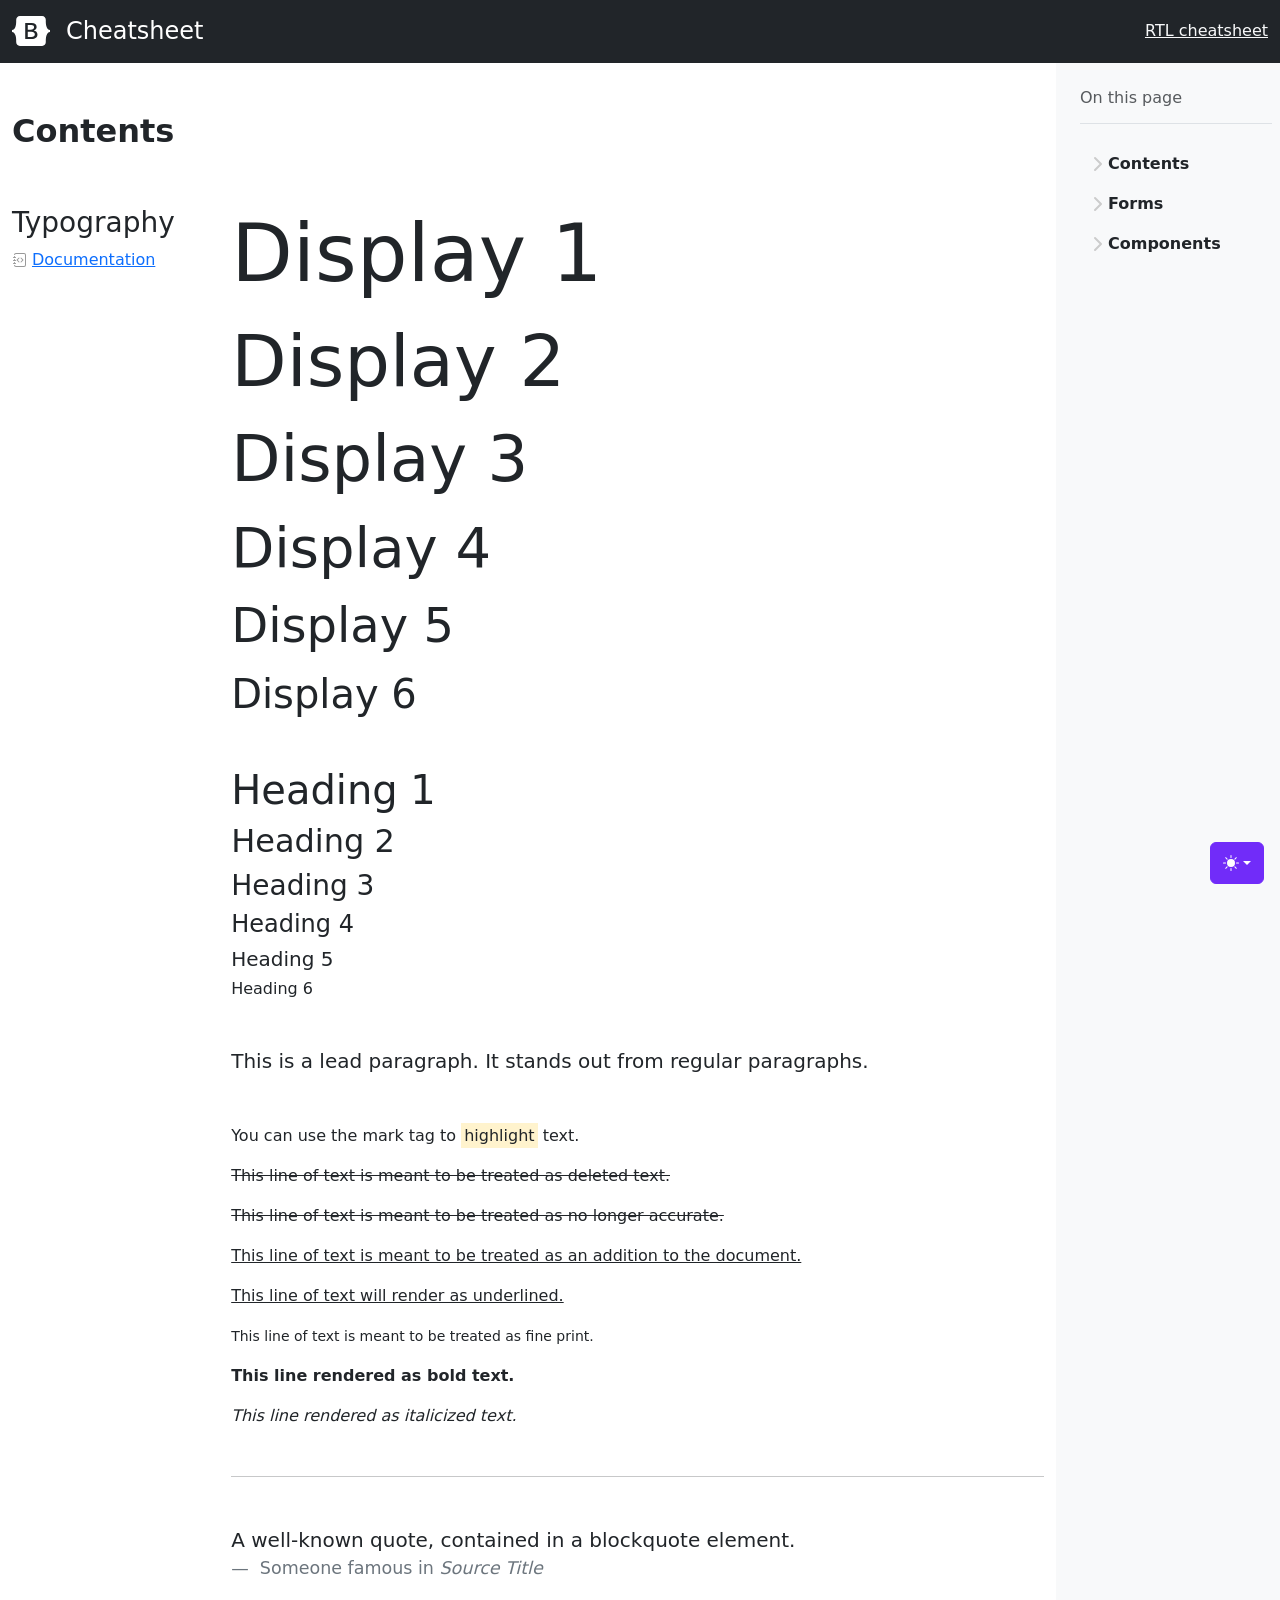
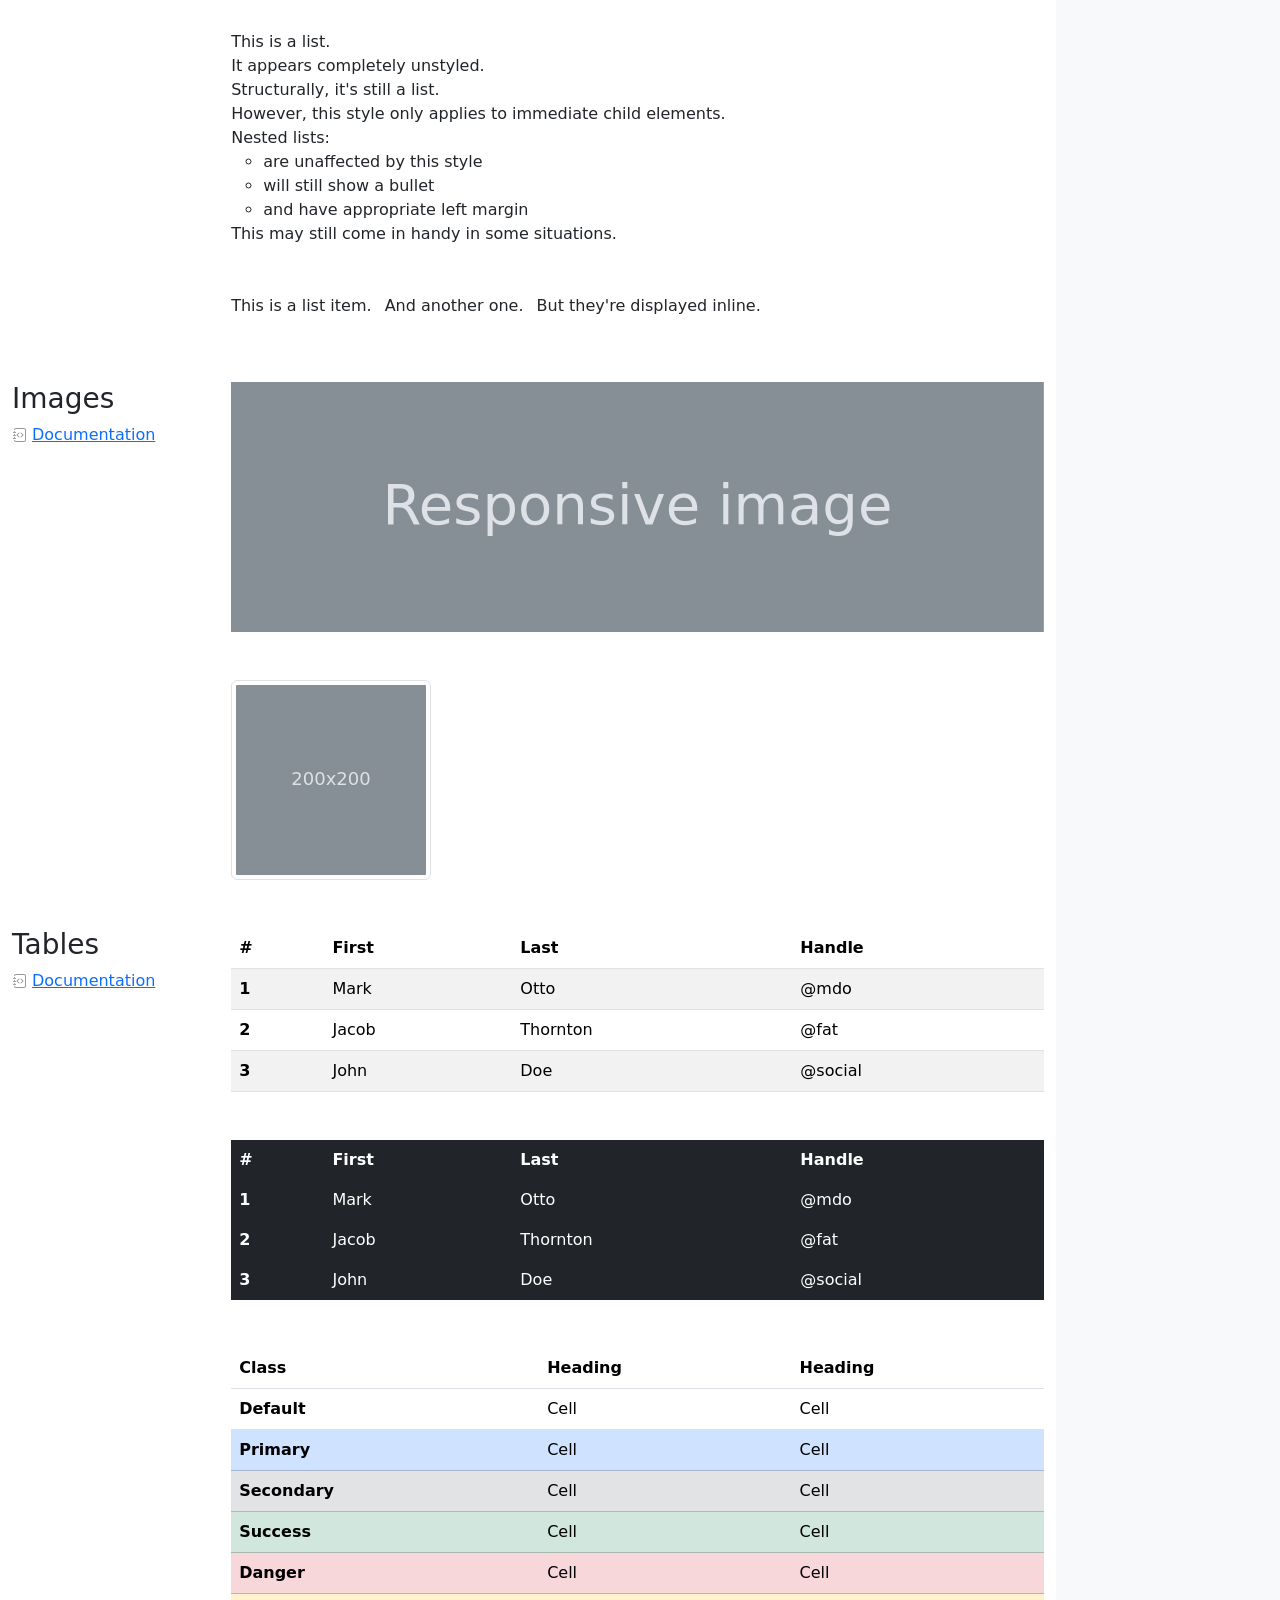
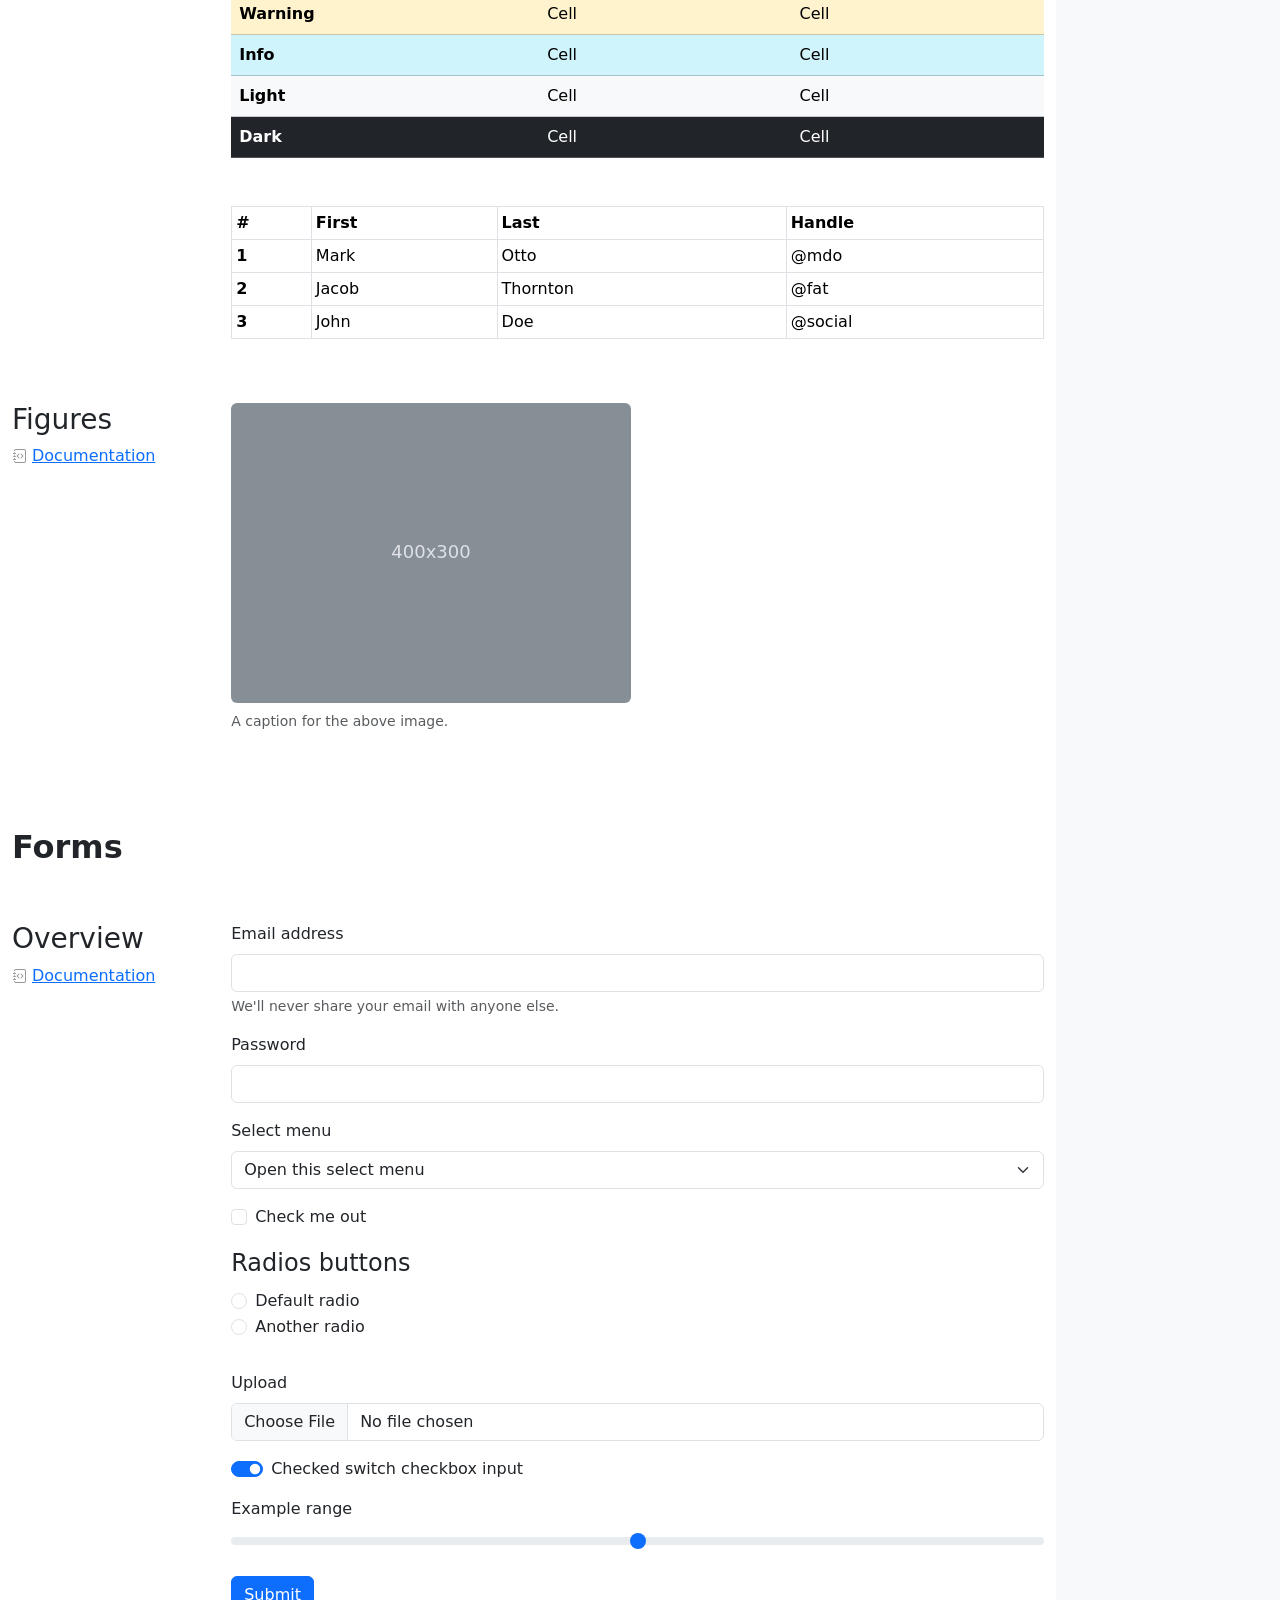
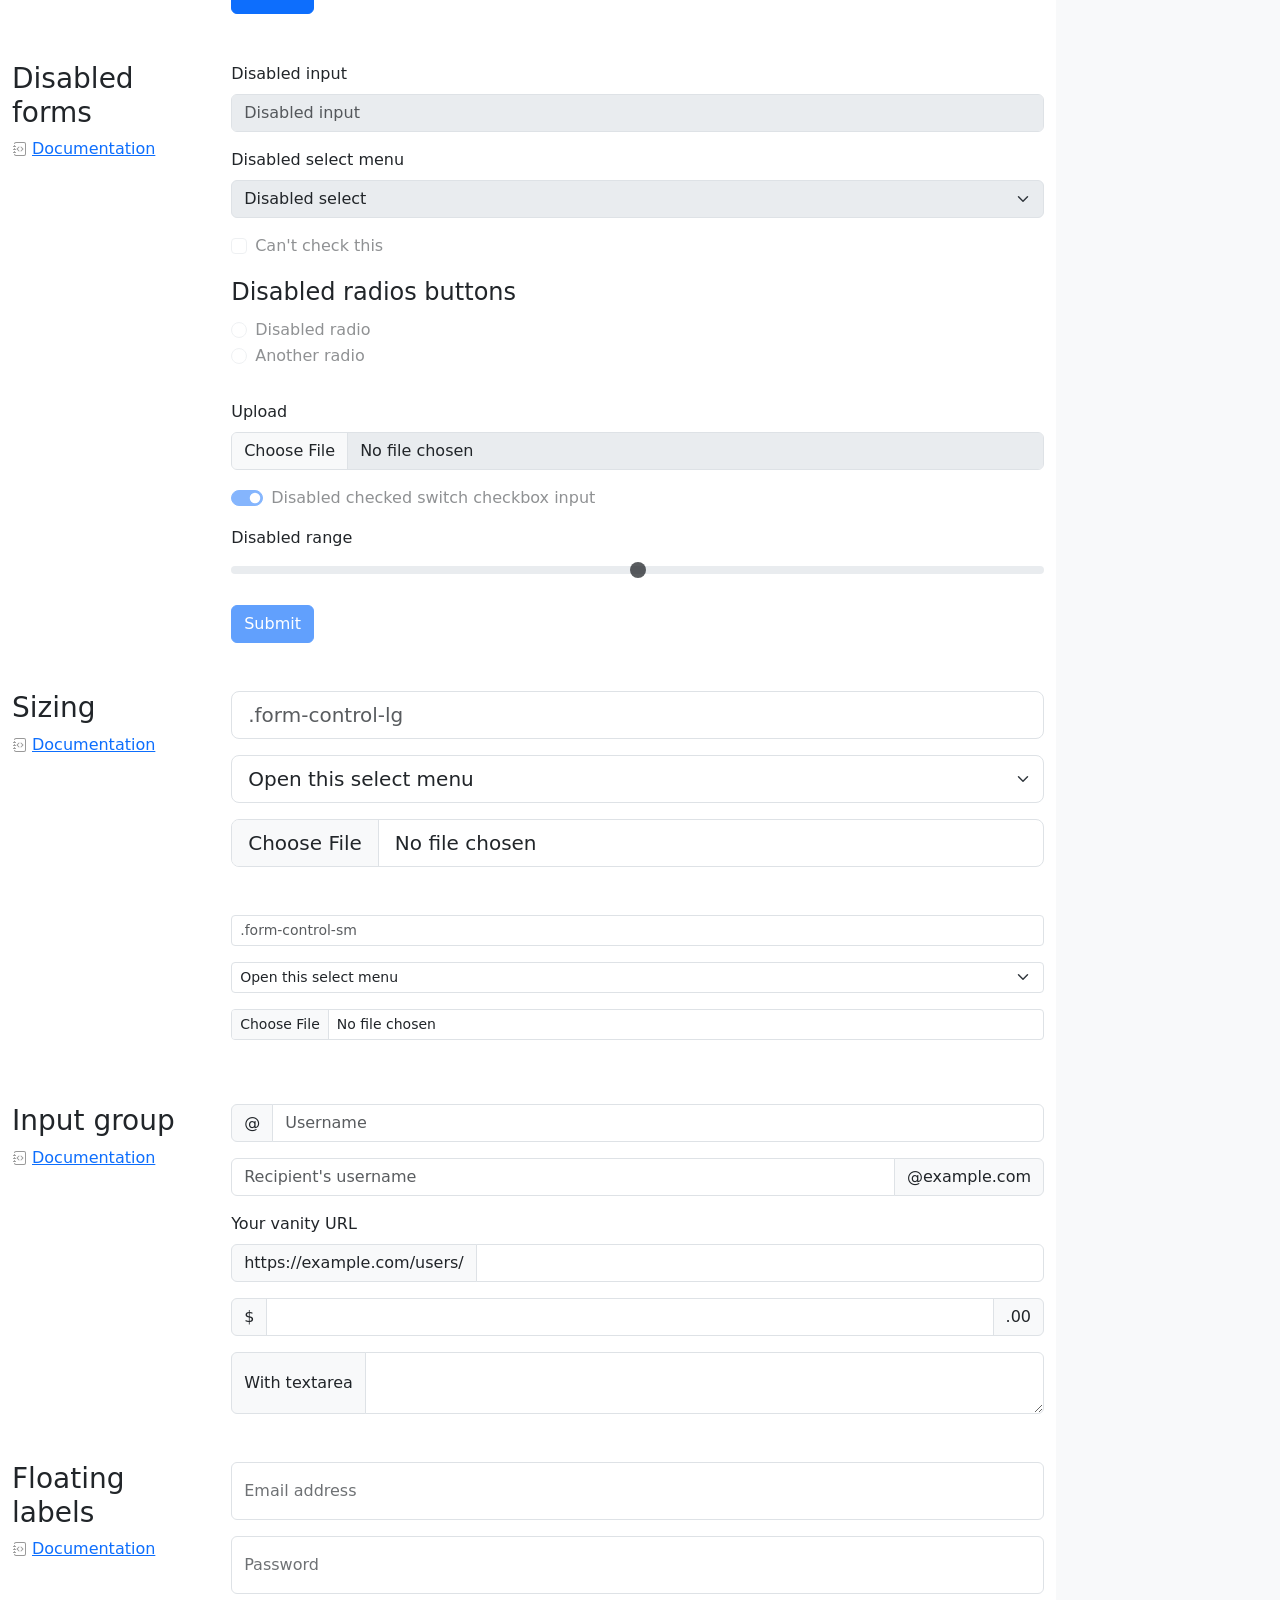
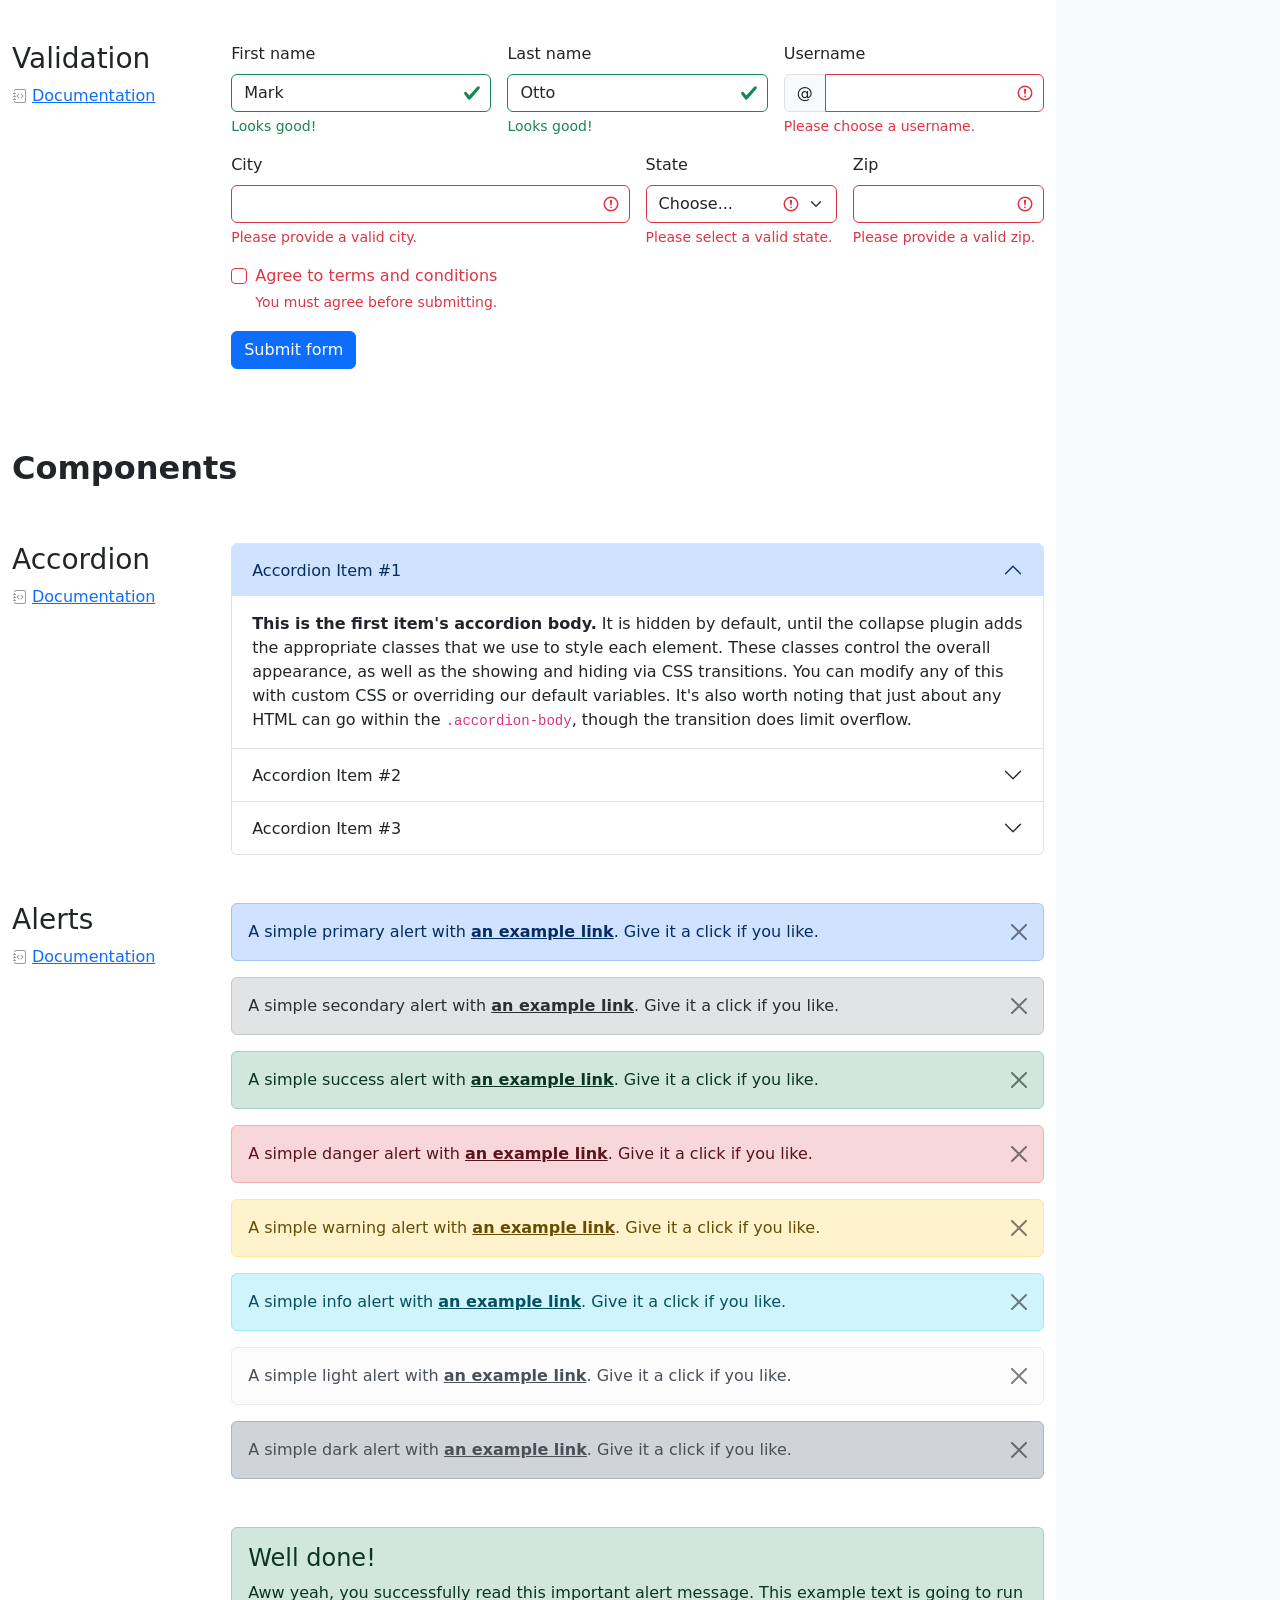
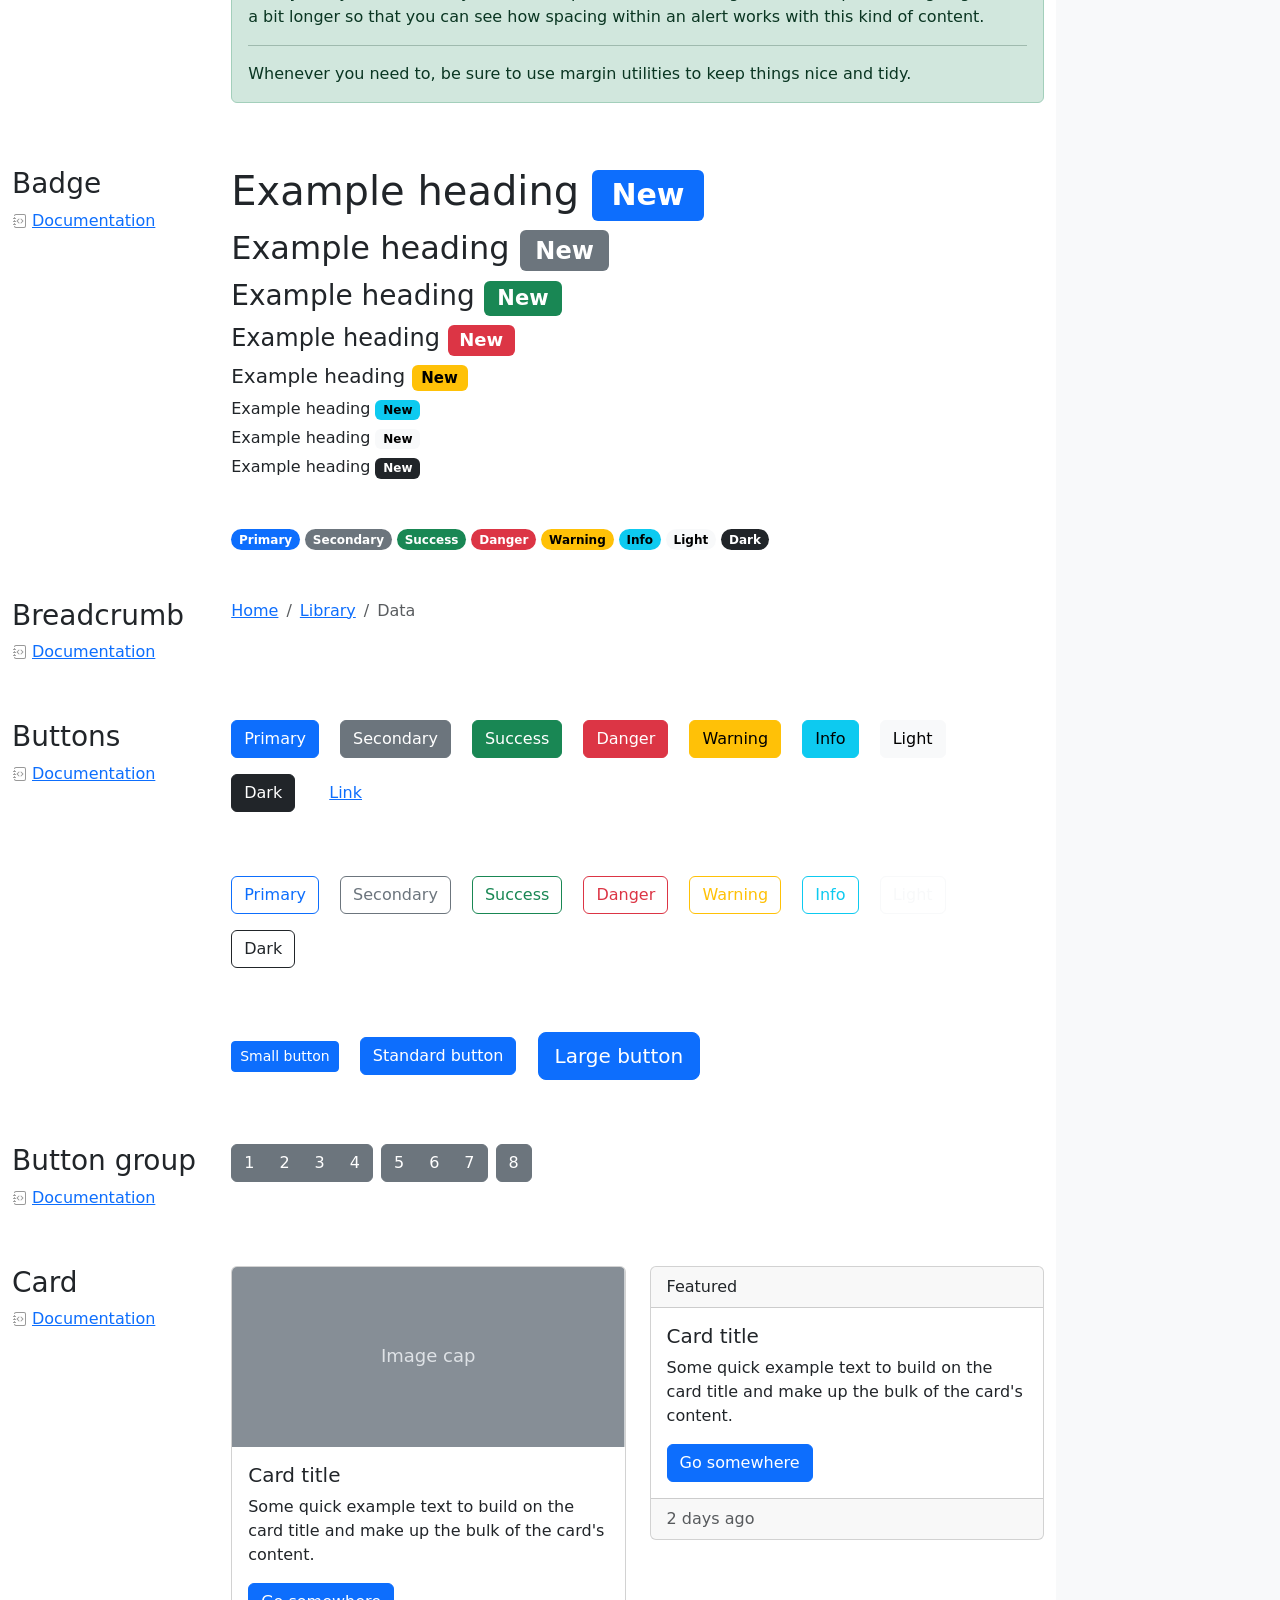
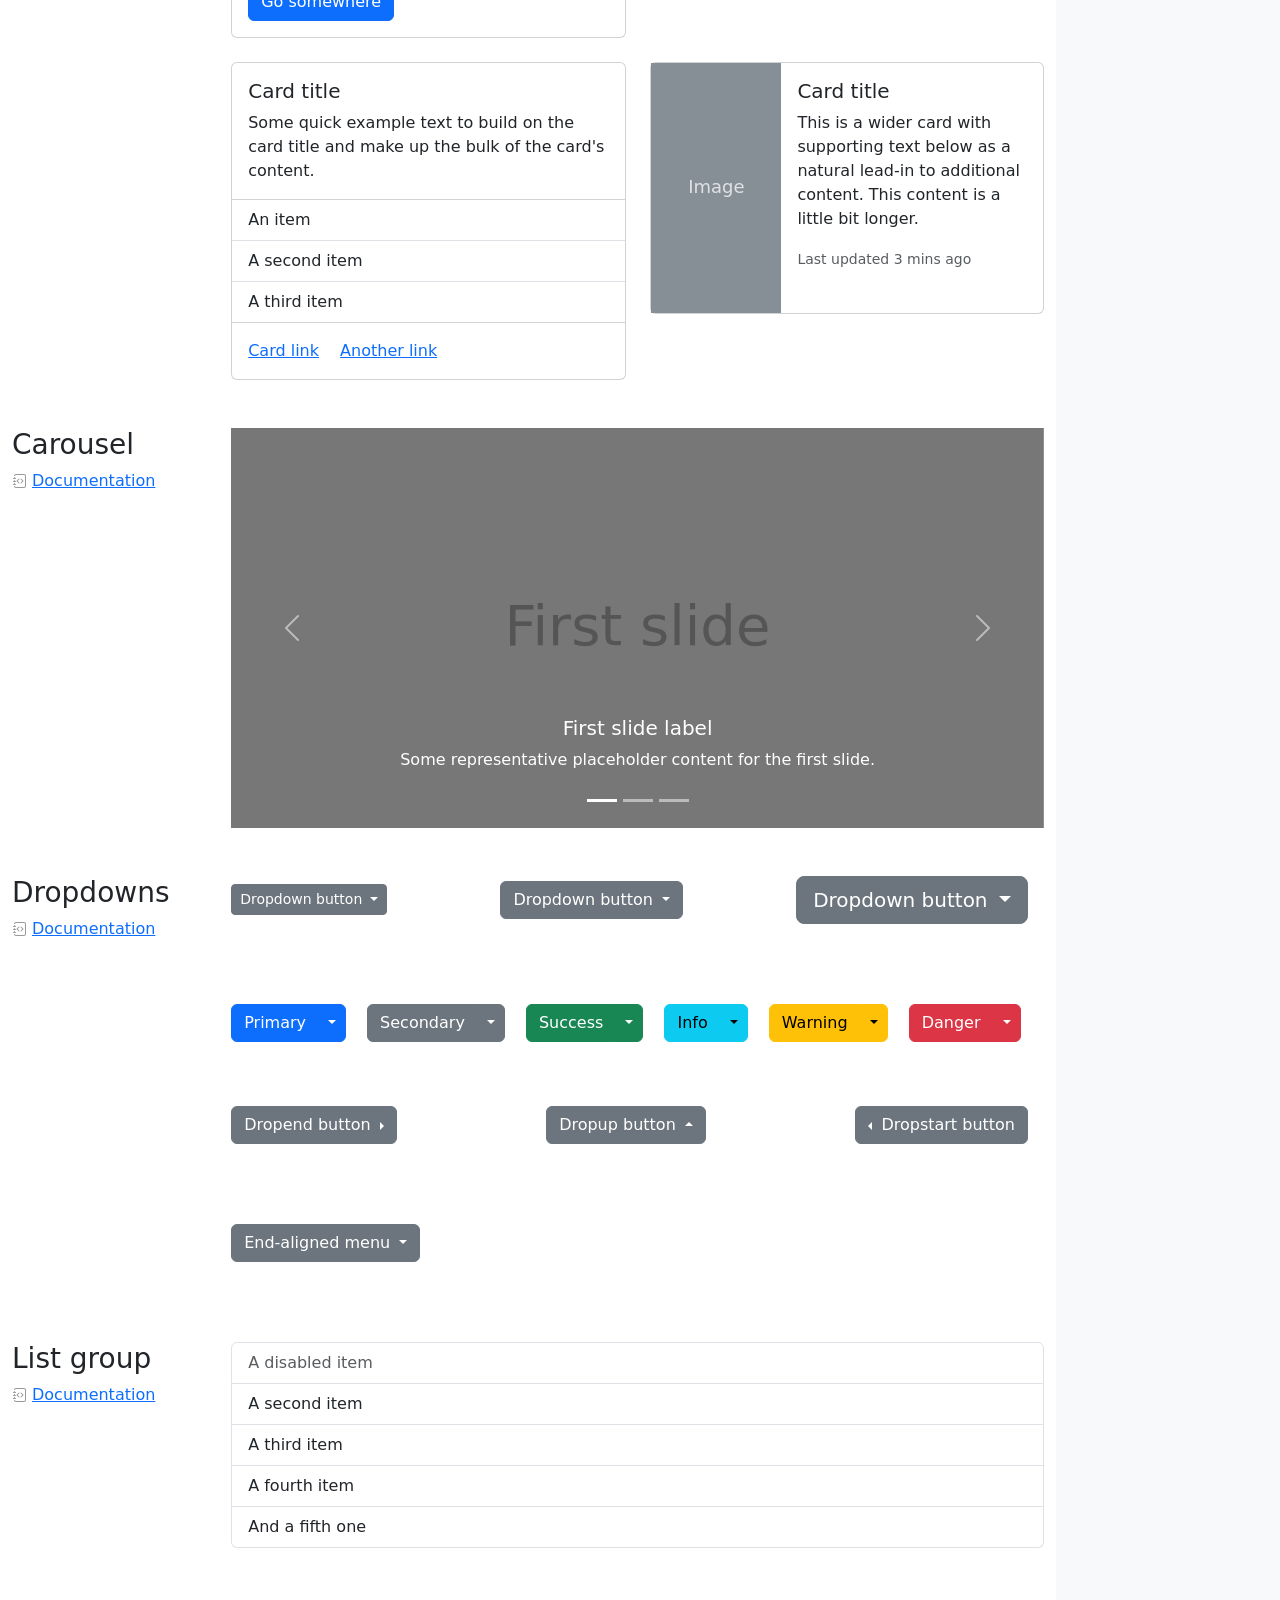
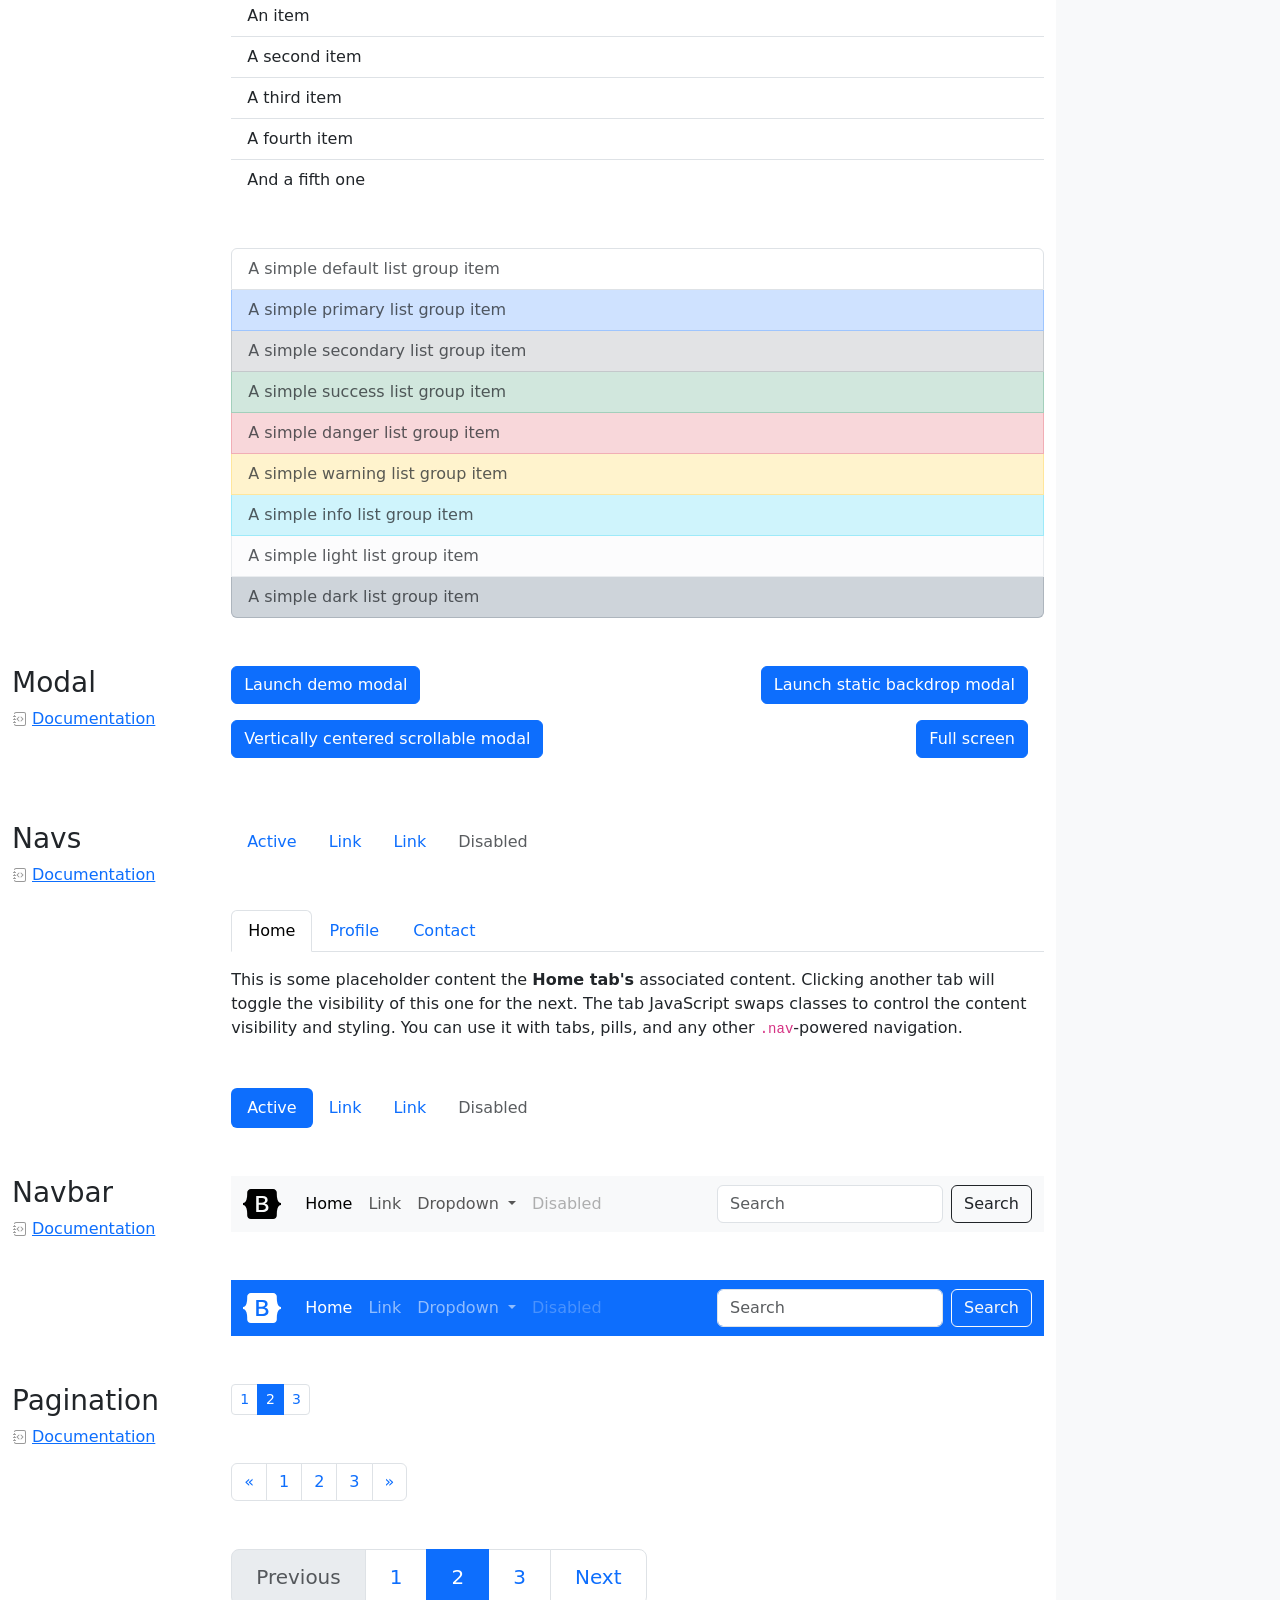
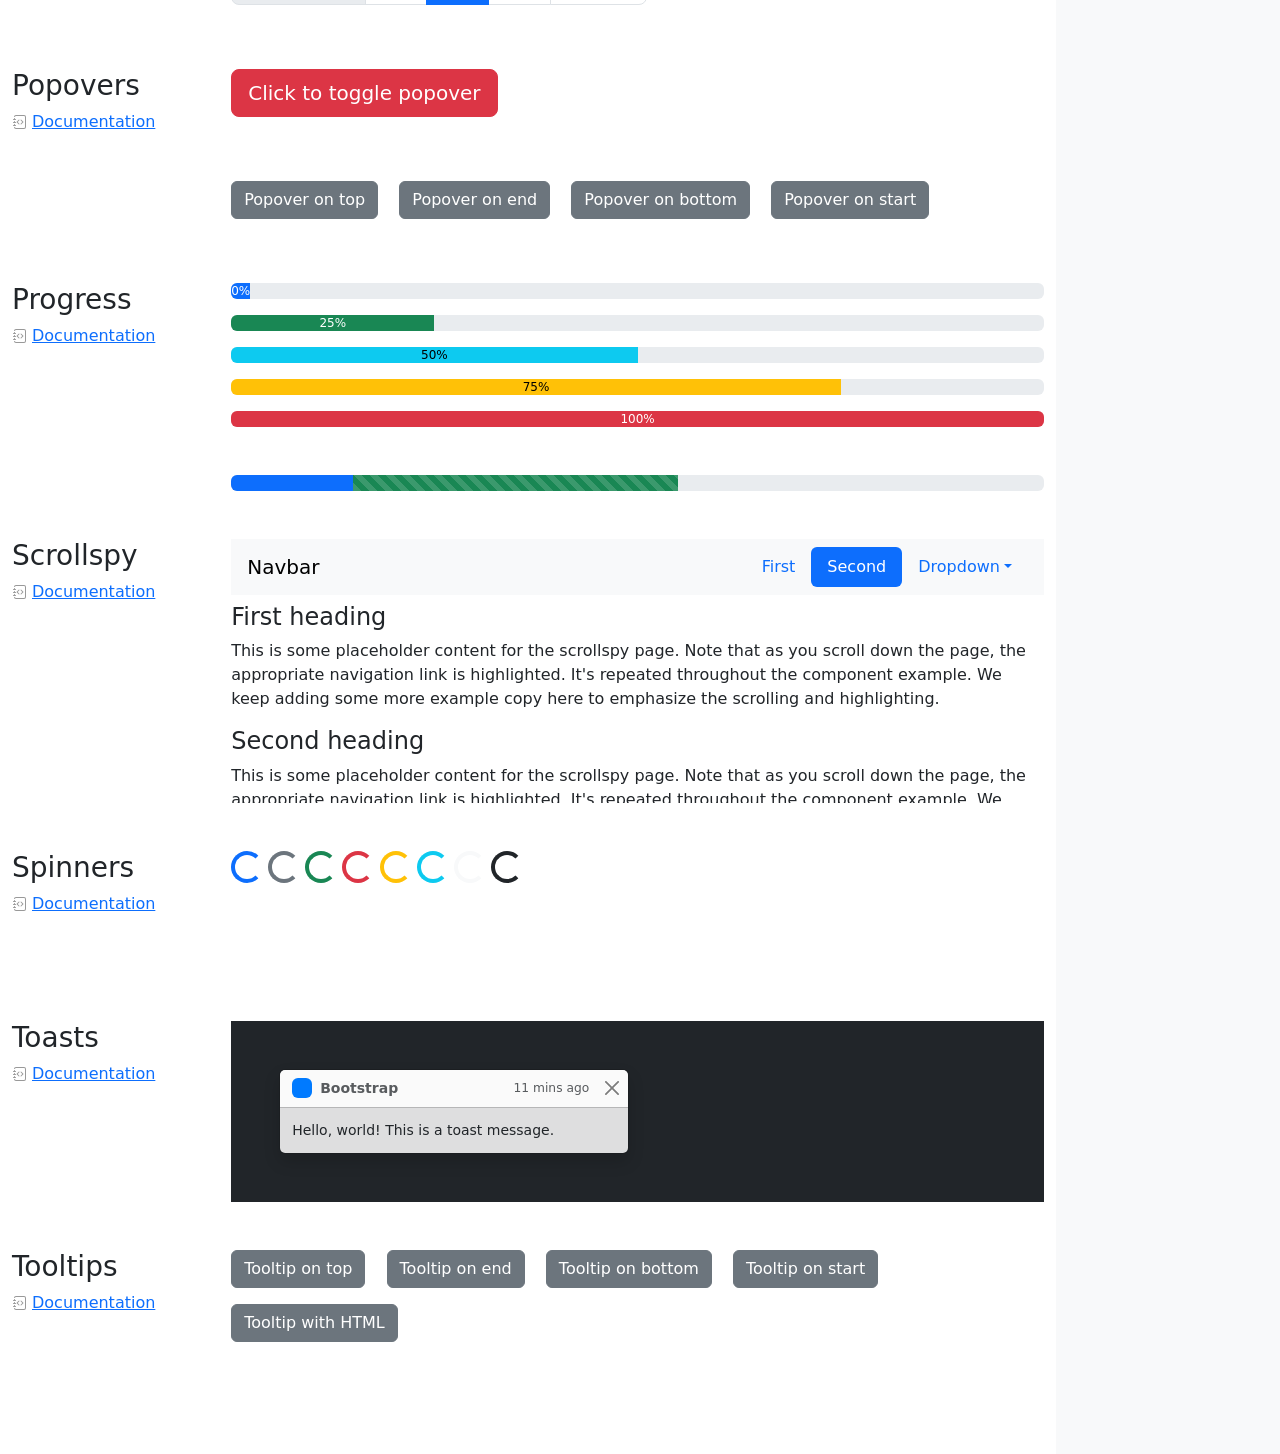
<file: bootstrap-Templates/cheatsheet/index.html>
<!doctype html>
<html lang="en" data-bs-theme="auto">
  <head>
    <meta charset="utf-8" />
    <meta name="viewport" content="width=device-width, initial-scale=1" />
    <meta name="description" content="" />
    <meta
      name="author"
      content="Mark Otto, Jacob Thornton, and Bootstrap contributors"
    />
    <meta name="generator" content="Astro v5.13.2" />
    <title>Cheatsheet · Bootstrap v5.3</title>
    <link
      rel="canonical"
      href="https://getbootstrap.com/docs/5.3/examples/cheatsheet/"
    />
    <script src="../assets/js/color-modes.js"></script>
    <link href="../assets/dist/css/bootstrap.min.css" rel="stylesheet" />
    <meta name="theme-color" content="#712cf9" />
    <link href="cheatsheet.css" rel="stylesheet" />
    <style>
      .bd-placeholder-img {
        font-size: 1.125rem;
        text-anchor: middle;
        -webkit-user-select: none;
        -moz-user-select: none;
        user-select: none;
      }
      @media (min-width: 768px) {
        .bd-placeholder-img-lg {
          font-size: 3.5rem;
        }
      }
      .b-example-divider {
        width: 100%;
        height: 3rem;
        background-color: #0000001a;
        border: solid rgba(0, 0, 0, 0.15);
        border-width: 1px 0;
        box-shadow:
          inset 0 0.5em 1.5em #0000001a,
          inset 0 0.125em 0.5em #00000026;
      }
      .b-example-vr {
        flex-shrink: 0;
        width: 1.5rem;
        height: 100vh;
      }
      .bi {
        vertical-align: -0.125em;
        fill: currentColor;
      }
      .nav-scroller {
        position: relative;
        z-index: 2;
        height: 2.75rem;
        overflow-y: hidden;
      }
      .nav-scroller .nav {
        display: flex;
        flex-wrap: nowrap;
        padding-bottom: 1rem;
        margin-top: -1px;
        overflow-x: auto;
        text-align: center;
        white-space: nowrap;
        -webkit-overflow-scrolling: touch;
      }
      .btn-bd-primary {
        --bd-violet-bg: #712cf9;
        --bd-violet-rgb: 112.520718, 44.062154, 249.437846;
        --bs-btn-font-weight: 600;
        --bs-btn-color: var(--bs-white);
        --bs-btn-bg: var(--bd-violet-bg);
        --bs-btn-border-color: var(--bd-violet-bg);
        --bs-btn-hover-color: var(--bs-white);
        --bs-btn-hover-bg: #6528e0;
        --bs-btn-hover-border-color: #6528e0;
        --bs-btn-focus-shadow-rgb: var(--bd-violet-rgb);
        --bs-btn-active-color: var(--bs-btn-hover-color);
        --bs-btn-active-bg: #5a23c8;
        --bs-btn-active-border-color: #5a23c8;
      }
      .bd-mode-toggle {
        z-index: 1500;
      }
      .bd-mode-toggle .bi {
        width: 1em;
        height: 1em;
      }
      .bd-mode-toggle .dropdown-menu .active .bi {
        display: block !important;
      }
    </style>
  </head>
  <body class="bg-body-tertiary">
    <svg xmlns="http://www.w3.org/2000/svg" class="d-none">
      <symbol id="check2" viewBox="0 0 16 16">
        <path
          d="M13.854 3.646a.5.5 0 0 1 0 .708l-7 7a.5.5 0 0 1-.708 0l-3.5-3.5a.5.5 0 1 1 .708-.708L6.5 10.293l6.646-6.647a.5.5 0 0 1 .708 0z"
        ></path>
      </symbol>
      <symbol id="circle-half" viewBox="0 0 16 16">
        <path
          d="M8 15A7 7 0 1 0 8 1v14zm0 1A8 8 0 1 1 8 0a8 8 0 0 1 0 16z"
        ></path>
      </symbol>
      <symbol id="moon-stars-fill" viewBox="0 0 16 16">
        <path
          d="M6 .278a.768.768 0 0 1 .08.858 7.208 7.208 0 0 0-.878 3.46c0 4.021 3.278 7.277 7.318 7.277.527 0 1.04-.055 1.533-.16a.787.787 0 0 1 .81.316.733.733 0 0 1-.031.893A8.349 8.349 0 0 1 8.344 16C3.734 16 0 12.286 0 7.71 0 4.266 2.114 1.312 5.124.06A.752.752 0 0 1 6 .278z"
        ></path>
        <path
          d="M10.794 3.148a.217.217 0 0 1 .412 0l.387 1.162c.173.518.579.924 1.097 1.097l1.162.387a.217.217 0 0 1 0 .412l-1.162.387a1.734 1.734 0 0 0-1.097 1.097l-.387 1.162a.217.217 0 0 1-.412 0l-.387-1.162A1.734 1.734 0 0 0 9.31 6.593l-1.162-.387a.217.217 0 0 1 0-.412l1.162-.387a1.734 1.734 0 0 0 1.097-1.097l.387-1.162zM13.863.099a.145.145 0 0 1 .274 0l.258.774c.115.346.386.617.732.732l.774.258a.145.145 0 0 1 0 .274l-.774.258a1.156 1.156 0 0 0-.732.732l-.258.774a.145.145 0 0 1-.274 0l-.258-.774a1.156 1.156 0 0 0-.732-.732l-.774-.258a.145.145 0 0 1 0-.274l.774-.258c.346-.115.617-.386.732-.732L13.863.1z"
        ></path>
      </symbol>
      <symbol id="sun-fill" viewBox="0 0 16 16">
        <path
          d="M8 12a4 4 0 1 0 0-8 4 4 0 0 0 0 8zM8 0a.5.5 0 0 1 .5.5v2a.5.5 0 0 1-1 0v-2A.5.5 0 0 1 8 0zm0 13a.5.5 0 0 1 .5.5v2a.5.5 0 0 1-1 0v-2A.5.5 0 0 1 8 13zm8-5a.5.5 0 0 1-.5.5h-2a.5.5 0 0 1 0-1h2a.5.5 0 0 1 .5.5zM3 8a.5.5 0 0 1-.5.5h-2a.5.5 0 0 1 0-1h2A.5.5 0 0 1 3 8zm10.657-5.657a.5.5 0 0 1 0 .707l-1.414 1.415a.5.5 0 1 1-.707-.708l1.414-1.414a.5.5 0 0 1 .707 0zm-9.193 9.193a.5.5 0 0 1 0 .707L3.05 13.657a.5.5 0 0 1-.707-.707l1.414-1.414a.5.5 0 0 1 .707 0zm9.193 2.121a.5.5 0 0 1-.707 0l-1.414-1.414a.5.5 0 0 1 .707-.707l1.414 1.414a.5.5 0 0 1 0 .707zM4.464 4.465a.5.5 0 0 1-.707 0L2.343 3.05a.5.5 0 1 1 .707-.707l1.414 1.414a.5.5 0 0 1 0 .708z"
        ></path>
      </symbol>
    </svg>
    <div
      class="dropdown position-fixed bottom-0 end-0 mb-3 me-3 bd-mode-toggle"
    >
      <button
        class="btn btn-bd-primary py-2 dropdown-toggle d-flex align-items-center"
        id="bd-theme"
        type="button"
        aria-expanded="false"
        data-bs-toggle="dropdown"
        aria-label="Toggle theme (auto)"
      >
        <svg class="bi my-1 theme-icon-active" aria-hidden="true">
          <use href="#circle-half"></use>
        </svg>
        <span class="visually-hidden" id="bd-theme-text">Toggle theme</span>
      </button>
      <ul
        class="dropdown-menu dropdown-menu-end shadow"
        aria-labelledby="bd-theme-text"
      >
        <li>
          <button
            type="button"
            class="dropdown-item d-flex align-items-center"
            data-bs-theme-value="light"
            aria-pressed="false"
          >
            <svg class="bi me-2 opacity-50" aria-hidden="true">
              <use href="#sun-fill"></use>
            </svg>
            Light
            <svg class="bi ms-auto d-none" aria-hidden="true">
              <use href="#check2"></use>
            </svg>
          </button>
        </li>
        <li>
          <button
            type="button"
            class="dropdown-item d-flex align-items-center"
            data-bs-theme-value="dark"
            aria-pressed="false"
          >
            <svg class="bi me-2 opacity-50" aria-hidden="true">
              <use href="#moon-stars-fill"></use>
            </svg>
            Dark
            <svg class="bi ms-auto d-none" aria-hidden="true">
              <use href="#check2"></use>
            </svg>
          </button>
        </li>
        <li>
          <button
            type="button"
            class="dropdown-item d-flex align-items-center active"
            data-bs-theme-value="auto"
            aria-pressed="true"
          >
            <svg class="bi me-2 opacity-50" aria-hidden="true">
              <use href="#circle-half"></use>
            </svg>
            Auto
            <svg class="bi ms-auto d-none" aria-hidden="true">
              <use href="#check2"></use>
            </svg>
          </button>
        </li>
      </ul>
    </div>
    <header
      class="bd-header bg-dark py-3 d-flex align-items-stretch border-bottom border-dark"
    >
      <div class="container-fluid d-flex align-items-center">
        <h1 class="d-flex align-items-center fs-4 text-white mb-0">
          <img
            src="../assets/brand/bootstrap-logo-white.svg"
            width="38"
            height="30"
            class="me-3"
            alt="Bootstrap"
          />
          Cheatsheet
        </h1>
        <a
          href="../examples/cheatsheet-rtl/"
          class="ms-auto link-light"
          hreflang="ar"
          >RTL cheatsheet</a
        >
      </div>
    </header>
    <aside
      class="bd-aside sticky-xl-top text-body-secondary align-self-start mb-3 mb-xl-5 px-2"
    >
      <h2 class="h6 pt-4 pb-3 mb-4 border-bottom">On this page</h2>
      <nav class="small" id="toc">
        <ul class="list-unstyled">
          <li class="my-2">
            <button
              type="button"
              class="btn d-inline-flex align-items-center collapsed border-0"
              data-bs-toggle="collapse"
              aria-expanded="false"
              data-bs-target="#contents-collapse"
              aria-controls="contents-collapse"
            >
              Contents
            </button>
            <ul class="list-unstyled ps-3 collapse" id="contents-collapse">
              <li>
                <a
                  class="d-inline-flex align-items-center rounded text-decoration-none"
                  href="#typography"
                  >Typography</a
                >
              </li>
              <li>
                <a
                  class="d-inline-flex align-items-center rounded text-decoration-none"
                  href="#images"
                  >Images</a
                >
              </li>
              <li>
                <a
                  class="d-inline-flex align-items-center rounded text-decoration-none"
                  href="#tables"
                  >Tables</a
                >
              </li>
              <li>
                <a
                  class="d-inline-flex align-items-center rounded text-decoration-none"
                  href="#figures"
                  >Figures</a
                >
              </li>
            </ul>
          </li>
          <li class="my-2">
            <button
              type="button"
              class="btn d-inline-flex align-items-center collapsed border-0"
              data-bs-toggle="collapse"
              aria-expanded="false"
              data-bs-target="#forms-collapse"
              aria-controls="forms-collapse"
            >
              Forms
            </button>
            <ul class="list-unstyled ps-3 collapse" id="forms-collapse">
              <li>
                <a
                  class="d-inline-flex align-items-center rounded text-decoration-none"
                  href="#overview"
                  >Overview</a
                >
              </li>
              <li>
                <a
                  class="d-inline-flex align-items-center rounded text-decoration-none"
                  href="#disabled-forms"
                  >Disabled forms</a
                >
              </li>
              <li>
                <a
                  class="d-inline-flex align-items-center rounded text-decoration-none"
                  href="#sizing"
                  >Sizing</a
                >
              </li>
              <li>
                <a
                  class="d-inline-flex align-items-center rounded text-decoration-none"
                  href="#input-group"
                  >Input group</a
                >
              </li>
              <li>
                <a
                  class="d-inline-flex align-items-center rounded text-decoration-none"
                  href="#floating-labels"
                  >Floating labels</a
                >
              </li>
              <li>
                <a
                  class="d-inline-flex align-items-center rounded text-decoration-none"
                  href="#validation"
                  >Validation</a
                >
              </li>
            </ul>
          </li>
          <li class="my-2">
            <button
              type="button"
              class="btn d-inline-flex align-items-center collapsed border-0"
              data-bs-toggle="collapse"
              aria-expanded="false"
              data-bs-target="#components-collapse"
              aria-controls="components-collapse"
            >
              Components
            </button>
            <ul class="list-unstyled ps-3 collapse" id="components-collapse">
              <li>
                <a
                  class="d-inline-flex align-items-center rounded text-decoration-none"
                  href="#accordion"
                  >Accordion</a
                >
              </li>
              <li>
                <a
                  class="d-inline-flex align-items-center rounded text-decoration-none"
                  href="#alerts"
                  >Alerts</a
                >
              </li>
              <li>
                <a
                  class="d-inline-flex align-items-center rounded text-decoration-none"
                  href="#badge"
                  >Badge</a
                >
              </li>
              <li>
                <a
                  class="d-inline-flex align-items-center rounded text-decoration-none"
                  href="#breadcrumb"
                  >Breadcrumb</a
                >
              </li>
              <li>
                <a
                  class="d-inline-flex align-items-center rounded text-decoration-none"
                  href="#buttons"
                  >Buttons</a
                >
              </li>
              <li>
                <a
                  class="d-inline-flex align-items-center rounded text-decoration-none"
                  href="#button-group"
                  >Button group</a
                >
              </li>
              <li>
                <a
                  class="d-inline-flex align-items-center rounded text-decoration-none"
                  href="#card"
                  >Card</a
                >
              </li>
              <li>
                <a
                  class="d-inline-flex align-items-center rounded text-decoration-none"
                  href="#carousel"
                  >Carousel</a
                >
              </li>
              <li>
                <a
                  class="d-inline-flex align-items-center rounded text-decoration-none"
                  href="#dropdowns"
                  >Dropdowns</a
                >
              </li>
              <li>
                <a
                  class="d-inline-flex align-items-center rounded text-decoration-none"
                  href="#list-group"
                  >List group</a
                >
              </li>
              <li>
                <a
                  class="d-inline-flex align-items-center rounded text-decoration-none"
                  href="#modal"
                  >Modal</a
                >
              </li>
              <li>
                <a
                  class="d-inline-flex align-items-center rounded text-decoration-none"
                  href="#navs"
                  >Navs</a
                >
              </li>
              <li>
                <a
                  class="d-inline-flex align-items-center rounded text-decoration-none"
                  href="#navbar"
                  >Navbar</a
                >
              </li>
              <li>
                <a
                  class="d-inline-flex align-items-center rounded text-decoration-none"
                  href="#pagination"
                  >Pagination</a
                >
              </li>
              <li>
                <a
                  class="d-inline-flex align-items-center rounded text-decoration-none"
                  href="#popovers"
                  >Popovers</a
                >
              </li>
              <li>
                <a
                  class="d-inline-flex align-items-center rounded text-decoration-none"
                  href="#progress"
                  >Progress</a
                >
              </li>
              <li>
                <a
                  class="d-inline-flex align-items-center rounded text-decoration-none"
                  href="#scrollspy"
                  >Scrollspy</a
                >
              </li>
              <li>
                <a
                  class="d-inline-flex align-items-center rounded text-decoration-none"
                  href="#spinners"
                  >Spinners</a
                >
              </li>
              <li>
                <a
                  class="d-inline-flex align-items-center rounded text-decoration-none"
                  href="#toasts"
                  >Toasts</a
                >
              </li>
              <li>
                <a
                  class="d-inline-flex align-items-center rounded text-decoration-none"
                  href="#tooltips"
                  >Tooltips</a
                >
              </li>
            </ul>
          </li>
        </ul>
      </nav>
    </aside>
    <main class="bd-cheatsheet container-fluid bg-body">
      <section id="content">
        <h2 class="sticky-xl-top fw-bold pt-3 pt-xl-5 pb-2 pb-xl-3">
          Contents
        </h2>
        <article class="my-3" id="typography">
          <div
            class="bd-heading sticky-xl-top align-self-start mt-5 mb-3 mt-xl-0 mb-xl-2"
          >
            <h3>Typography</h3>
            <a class="d-flex align-items-center" href="../content/typography"
              >Documentation</a
            >
          </div>
          <div>
            <div class="bd-example-snippet bd-code-snippet">
              <div class="bd-example m-0 border-0">
                <p class="display-1">Display 1</p>
                <p class="display-2">Display 2</p>
                <p class="display-3">Display 3</p>
                <p class="display-4">Display 4</p>
                <p class="display-5">Display 5</p>
                <p class="display-6">Display 6</p>
              </div>
            </div>
            <div class="bd-example-snippet bd-code-snippet">
              <div class="bd-example m-0 border-0">
                <p class="h1">Heading 1</p>
                <p class="h2">Heading 2</p>
                <p class="h3">Heading 3</p>
                <p class="h4">Heading 4</p>
                <p class="h5">Heading 5</p>
                <p class="h6">Heading 6</p>
              </div>
            </div>
            <div class="bd-example-snippet bd-code-snippet">
              <div class="bd-example m-0 border-0">
                <p class="lead">
                  This is a lead paragraph. It stands out from regular
                  paragraphs.
                </p>
              </div>
            </div>
            <div class="bd-example-snippet bd-code-snippet">
              <div class="bd-example m-0 border-0">
                <p>You can use the mark tag to <mark>highlight</mark> text.</p>
                <p>
                  <del
                    >This line of text is meant to be treated as deleted
                    text.</del
                  >
                </p>
                <p>
                  <s
                    >This line of text is meant to be treated as no longer
                    accurate.</s
                  >
                </p>
                <p>
                  <ins
                    >This line of text is meant to be treated as an addition to
                    the document.</ins
                  >
                </p>
                <p><u>This line of text will render as underlined.</u></p>
                <p>
                  <small
                    >This line of text is meant to be treated as fine
                    print.</small
                  >
                </p>
                <p><strong>This line rendered as bold text.</strong></p>
                <p><em>This line rendered as italicized text.</em></p>
              </div>
            </div>
            <div class="bd-example-snippet bd-code-snippet">
              <div class="bd-example m-0 border-0">
                <hr />
              </div>
            </div>
            <div class="bd-example-snippet bd-code-snippet">
              <div class="bd-example m-0 border-0">
                <blockquote class="blockquote">
                  <p>A well-known quote, contained in a blockquote element.</p>
                  <footer class="blockquote-footer">
                    Someone famous in
                    <cite title="Source Title">Source Title</cite>
                  </footer>
                </blockquote>
              </div>
            </div>
            <div class="bd-example-snippet bd-code-snippet">
              <div class="bd-example m-0 border-0">
                <ul class="list-unstyled">
                  <li>This is a list.</li>
                  <li>It appears completely unstyled.</li>
                  <li>Structurally, it's still a list.</li>
                  <li>
                    However, this style only applies to immediate child
                    elements.
                  </li>
                  <li>
                    Nested lists:
                    <ul>
                      <li>are unaffected by this style</li>
                      <li>will still show a bullet</li>
                      <li>and have appropriate left margin</li>
                    </ul>
                  </li>
                  <li>This may still come in handy in some situations.</li>
                </ul>
              </div>
            </div>
            <div class="bd-example-snippet bd-code-snippet">
              <div class="bd-example m-0 border-0">
                <ul class="list-inline">
                  <li class="list-inline-item">This is a list item.</li>
                  <li class="list-inline-item">And another one.</li>
                  <li class="list-inline-item">
                    But they're displayed inline.
                  </li>
                </ul>
              </div>
            </div>
          </div>
        </article>
        <article class="my-3" id="images">
          <div
            class="bd-heading sticky-xl-top align-self-start mt-5 mb-3 mt-xl-0 mb-xl-2"
          >
            <h3>Images</h3>
            <a class="d-flex align-items-center" href="../content/images"
              >Documentation</a
            >
          </div>
          <div>
            <div class="bd-example-snippet bd-code-snippet">
              <div class="bd-example m-0 border-0">
                <svg
                  aria-label="Placeholder: Responsive image"
                  class="bd-placeholder-img bd-placeholder-img-lg img-fluid"
                  height="250"
                  preserveAspectRatio="xMidYMid slice"
                  role="img"
                  width="100%"
                  xmlns="http://www.w3.org/2000/svg"
                >
                  <title>Placeholder</title>
                  <rect width="100%" height="100%" fill="#868e96" />
                  <text x="50%" y="50%" fill="#dee2e6" dy=".3em">
                    Responsive image
                  </text>
                </svg>
              </div>
            </div>
            <div class="bd-example-snippet bd-code-snippet">
              <div class="bd-example m-0 border-0">
                <svg
                  aria-label="A generic square placeholder image with a white border around it, making it resemble a photograph taken with an old instant camera: 200x200"
                  class="bd-placeholder-img img-thumbnail"
                  height="200"
                  preserveAspectRatio="xMidYMid slice"
                  role="img"
                  width="200"
                  xmlns="http://www.w3.org/2000/svg"
                >
                  <title>
                    A generic square placeholder image with a white border
                    around it, making it resemble a photograph taken with an old
                    instant camera
                  </title>
                  <rect width="100%" height="100%" fill="#868e96" />
                  <text x="50%" y="50%" fill="#dee2e6" dy=".3em">200x200</text>
                </svg>
              </div>
            </div>
          </div>
        </article>
        <article class="my-3" id="tables">
          <div
            class="bd-heading sticky-xl-top align-self-start mt-5 mb-3 mt-xl-0 mb-xl-2"
          >
            <h3>Tables</h3>
            <a class="d-flex align-items-center" href="../content/tables"
              >Documentation</a
            >
          </div>
          <div>
            <div class="bd-example-snippet bd-code-snippet">
              <div class="bd-example m-0 border-0">
                <table class="table table-striped">
                  <thead>
                    <tr>
                      <th scope="col">#</th>
                      <th scope="col">First</th>
                      <th scope="col">Last</th>
                      <th scope="col">Handle</th>
                    </tr>
                  </thead>
                  <tbody>
                    <tr>
                      <th scope="row">1</th>
                      <td>Mark</td>
                      <td>Otto</td>
                      <td>@mdo</td>
                    </tr>
                    <tr>
                      <th scope="row">2</th>
                      <td>Jacob</td>
                      <td>Thornton</td>
                      <td>@fat</td>
                    </tr>
                    <tr>
                      <th scope="row">3</th>
                      <td>John</td>
                      <td>Doe</td>
                      <td>@social</td>
                    </tr>
                  </tbody>
                </table>
              </div>
            </div>
            <div class="bd-example-snippet bd-code-snippet">
              <div class="bd-example m-0 border-0">
                <table class="table table-dark table-borderless">
                  <thead>
                    <tr>
                      <th scope="col">#</th>
                      <th scope="col">First</th>
                      <th scope="col">Last</th>
                      <th scope="col">Handle</th>
                    </tr>
                  </thead>
                  <tbody>
                    <tr>
                      <th scope="row">1</th>
                      <td>Mark</td>
                      <td>Otto</td>
                      <td>@mdo</td>
                    </tr>
                    <tr>
                      <th scope="row">2</th>
                      <td>Jacob</td>
                      <td>Thornton</td>
                      <td>@fat</td>
                    </tr>
                    <tr>
                      <th scope="row">3</th>
                      <td>John</td>
                      <td>Doe</td>
                      <td>@social</td>
                    </tr>
                  </tbody>
                </table>
              </div>
            </div>
            <div class="bd-example-snippet bd-code-snippet">
              <div class="bd-example m-0 border-0">
                <table class="table table-hover">
                  <thead>
                    <tr>
                      <th scope="col">Class</th>
                      <th scope="col">Heading</th>
                      <th scope="col">Heading</th>
                    </tr>
                  </thead>
                  <tbody>
                    <tr>
                      <th scope="row">Default</th>
                      <td>Cell</td>
                      <td>Cell</td>
                    </tr>
                    <tr class="table-primary">
                      <th scope="row">Primary</th>
                      <td>Cell</td>
                      <td>Cell</td>
                    </tr>
                    <tr class="table-secondary">
                      <th scope="row">Secondary</th>
                      <td>Cell</td>
                      <td>Cell</td>
                    </tr>
                    <tr class="table-success">
                      <th scope="row">Success</th>
                      <td>Cell</td>
                      <td>Cell</td>
                    </tr>
                    <tr class="table-danger">
                      <th scope="row">Danger</th>
                      <td>Cell</td>
                      <td>Cell</td>
                    </tr>
                    <tr class="table-warning">
                      <th scope="row">Warning</th>
                      <td>Cell</td>
                      <td>Cell</td>
                    </tr>
                    <tr class="table-info">
                      <th scope="row">Info</th>
                      <td>Cell</td>
                      <td>Cell</td>
                    </tr>
                    <tr class="table-light">
                      <th scope="row">Light</th>
                      <td>Cell</td>
                      <td>Cell</td>
                    </tr>
                    <tr class="table-dark">
                      <th scope="row">Dark</th>
                      <td>Cell</td>
                      <td>Cell</td>
                    </tr>
                  </tbody>
                </table>
              </div>
            </div>
            <div class="bd-example-snippet bd-code-snippet">
              <div class="bd-example m-0 border-0">
                <table class="table table-sm table-bordered">
                  <thead>
                    <tr>
                      <th scope="col">#</th>
                      <th scope="col">First</th>
                      <th scope="col">Last</th>
                      <th scope="col">Handle</th>
                    </tr>
                  </thead>
                  <tbody>
                    <tr>
                      <th scope="row">1</th>
                      <td>Mark</td>
                      <td>Otto</td>
                      <td>@mdo</td>
                    </tr>
                    <tr>
                      <th scope="row">2</th>
                      <td>Jacob</td>
                      <td>Thornton</td>
                      <td>@fat</td>
                    </tr>
                    <tr>
                      <th scope="row">3</th>
                      <td>John</td>
                      <td>Doe</td>
                      <td>@social</td>
                    </tr>
                  </tbody>
                </table>
              </div>
            </div>
          </div>
        </article>
        <article class="my-3" id="figures">
          <div
            class="bd-heading sticky-xl-top align-self-start mt-5 mb-3 mt-xl-0 mb-xl-2"
          >
            <h3>Figures</h3>
            <a class="d-flex align-items-center" href="../content/figures"
              >Documentation</a
            >
          </div>
          <div>
            <div class="bd-example-snippet bd-code-snippet">
              <div class="bd-example m-0 border-0">
                <figure class="figure">
                  <svg
                    aria-label="Placeholder: 400x300"
                    class="bd-placeholder-img figure-img img-fluid rounded"
                    height="300"
                    preserveAspectRatio="xMidYMid slice"
                    role="img"
                    width="400"
                    xmlns="http://www.w3.org/2000/svg"
                  >
                    <title>Placeholder</title>
                    <rect width="100%" height="100%" fill="#868e96" />
                    <text x="50%" y="50%" fill="#dee2e6" dy=".3em">
                      400x300
                    </text>
                  </svg>
                  <figcaption class="figure-caption">
                    A caption for the above image.
                  </figcaption>
                </figure>
              </div>
            </div>
          </div>
        </article>
      </section>
      <section id="forms">
        <h2 class="sticky-xl-top fw-bold pt-3 pt-xl-5 pb-2 pb-xl-3">Forms</h2>
        <article class="my-3" id="overview">
          <div
            class="bd-heading sticky-xl-top align-self-start mt-5 mb-3 mt-xl-0 mb-xl-2"
          >
            <h3>Overview</h3>
            <a class="d-flex align-items-center" href="../forms/overview/"
              >Documentation</a
            >
          </div>
          <div>
            <div class="bd-example-snippet bd-code-snippet">
              <div class="bd-example m-0 border-0">
                <form>
                  <div class="mb-3">
                    <label for="exampleInputEmail1" class="form-label"
                      >Email address</label
                    >
                    <input
                      type="email"
                      class="form-control"
                      id="exampleInputEmail1"
                      aria-describedby="emailHelp"
                    />
                    <div id="emailHelp" class="form-text">
                      We'll never share your email with anyone else.
                    </div>
                  </div>
                  <div class="mb-3">
                    <label for="exampleInputPassword1" class="form-label"
                      >Password</label
                    >
                    <input
                      type="password"
                      class="form-control"
                      id="exampleInputPassword1"
                    />
                  </div>
                  <div class="mb-3">
                    <label for="exampleSelect" class="form-label"
                      >Select menu</label
                    >
                    <select class="form-select" id="exampleSelect">
                      <option selected>Open this select menu</option>
                      <option value="1">One</option>
                      <option value="2">Two</option>
                      <option value="3">Three</option>
                    </select>
                  </div>
                  <div class="mb-3 form-check">
                    <input
                      type="checkbox"
                      class="form-check-input"
                      id="exampleCheck1"
                    />
                    <label class="form-check-label" for="exampleCheck1"
                      >Check me out</label
                    >
                  </div>
                  <fieldset class="mb-3">
                    <legend>Radios buttons</legend>
                    <div class="form-check">
                      <input
                        type="radio"
                        name="radios"
                        class="form-check-input"
                        id="exampleRadio1"
                      />
                      <label class="form-check-label" for="exampleRadio1"
                        >Default radio</label
                      >
                    </div>
                    <div class="mb-3 form-check">
                      <input
                        type="radio"
                        name="radios"
                        class="form-check-input"
                        id="exampleRadio2"
                      />
                      <label class="form-check-label" for="exampleRadio2"
                        >Another radio</label
                      >
                    </div>
                  </fieldset>
                  <div class="mb-3">
                    <label class="form-label" for="customFile">Upload</label>
                    <input type="file" class="form-control" id="customFile" />
                  </div>
                  <div class="mb-3 form-check form-switch">
                    <input
                      class="form-check-input"
                      type="checkbox"
                      role="switch"
                      id="switchCheckChecked"
                      checked
                    />
                    <label class="form-check-label" for="switchCheckChecked"
                      >Checked switch checkbox input</label
                    >
                  </div>
                  <div class="mb-3">
                    <label for="customRange3" class="form-label"
                      >Example range</label
                    >
                    <input
                      type="range"
                      class="form-range"
                      min="0"
                      max="5"
                      step="0.5"
                      id="customRange3"
                    />
                  </div>
                  <button type="submit" class="btn btn-primary">Submit</button>
                </form>
              </div>
            </div>
          </div>
        </article>
        <article class="my-3" id="disabled-forms">
          <div
            class="bd-heading sticky-xl-top align-self-start mt-5 mb-3 mt-xl-0 mb-xl-2"
          >
            <h3>Disabled forms</h3>
            <a
              class="d-flex align-items-center"
              href="../forms/overview/#disabled-forms"
              >Documentation</a
            >
          </div>
          <div>
            <div class="bd-example-snippet bd-code-snippet">
              <div class="bd-example m-0 border-0">
                <form>
                  <fieldset disabled aria-label="Disabled fieldset example">
                    <div class="mb-3">
                      <label for="disabledTextInput" class="form-label"
                        >Disabled input</label
                      >
                      <input
                        type="text"
                        id="disabledTextInput"
                        class="form-control"
                        placeholder="Disabled input"
                      />
                    </div>
                    <div class="mb-3">
                      <label for="disabledSelect" class="form-label"
                        >Disabled select menu</label
                      >
                      <select id="disabledSelect" class="form-select">
                        <option>Disabled select</option>
                      </select>
                    </div>
                    <div class="mb-3">
                      <div class="form-check">
                        <input
                          class="form-check-input"
                          type="checkbox"
                          id="disabledFieldsetCheck"
                          disabled
                        />
                        <label
                          class="form-check-label"
                          for="disabledFieldsetCheck"
                        >
                          Can't check this
                        </label>
                      </div>
                    </div>
                    <fieldset class="mb-3">
                      <legend>Disabled radios buttons</legend>
                      <div class="form-check">
                        <input
                          type="radio"
                          name="radios"
                          class="form-check-input"
                          id="disabledRadio1"
                          disabled
                        />
                        <label class="form-check-label" for="disabledRadio1"
                          >Disabled radio</label
                        >
                      </div>
                      <div class="mb-3 form-check">
                        <input
                          type="radio"
                          name="radios"
                          class="form-check-input"
                          id="disabledRadio2"
                          disabled
                        />
                        <label class="form-check-label" for="disabledRadio2"
                          >Another radio</label
                        >
                      </div>
                    </fieldset>
                    <div class="mb-3">
                      <label class="form-label" for="disabledCustomFile"
                        >Upload</label
                      >
                      <input
                        type="file"
                        class="form-control"
                        id="disabledCustomFile"
                        disabled
                      />
                    </div>
                    <div class="mb-3 form-check form-switch">
                      <input
                        class="form-check-input"
                        type="checkbox"
                        role="switch"
                        id="disabledSwitchCheckChecked"
                        checked
                        disabled
                      />
                      <label
                        class="form-check-label"
                        for="disabledSwitchCheckChecked"
                        >Disabled checked switch checkbox input</label
                      >
                    </div>
                    <div class="mb-3">
                      <label for="disabledRange" class="form-label"
                        >Disabled range</label
                      >
                      <input
                        type="range"
                        class="form-range"
                        min="0"
                        max="5"
                        step="0.5"
                        id="disabledRange"
                      />
                    </div>
                    <button type="submit" class="btn btn-primary">
                      Submit
                    </button>
                  </fieldset>
                </form>
              </div>
            </div>
          </div>
        </article>
        <article class="my-3" id="sizing">
          <div
            class="bd-heading sticky-xl-top align-self-start mt-5 mb-3 mt-xl-0 mb-xl-2"
          >
            <h3>Sizing</h3>
            <a
              class="d-flex align-items-center"
              href="../forms/form-control#sizing"
              >Documentation</a
            >
          </div>
          <div>
            <div class="bd-example-snippet bd-code-snippet">
              <div class="bd-example m-0 border-0">
                <div class="mb-3">
                  <input
                    class="form-control form-control-lg"
                    type="text"
                    placeholder=".form-control-lg"
                    aria-label=".form-control-lg example"
                  />
                </div>
                <div class="mb-3">
                  <select
                    class="form-select form-select-lg"
                    aria-label=".form-select-lg example"
                  >
                    <option selected>Open this select menu</option>
                    <option value="1">One</option>
                    <option value="2">Two</option>
                    <option value="3">Three</option>
                  </select>
                </div>
                <div class="mb-3">
                  <input
                    type="file"
                    class="form-control form-control-lg"
                    aria-label="Large file input example"
                  />
                </div>
              </div>
            </div>
            <div class="bd-example-snippet bd-code-snippet">
              <div class="bd-example m-0 border-0">
                <div class="mb-3">
                  <input
                    class="form-control form-control-sm"
                    type="text"
                    placeholder=".form-control-sm"
                    aria-label=".form-control-sm example"
                  />
                </div>
                <div class="mb-3">
                  <select
                    class="form-select form-select-sm"
                    aria-label=".form-select-sm example"
                  >
                    <option selected>Open this select menu</option>
                    <option value="1">One</option>
                    <option value="2">Two</option>
                    <option value="3">Three</option>
                  </select>
                </div>
                <div class="mb-3">
                  <input
                    type="file"
                    class="form-control form-control-sm"
                    aria-label="Small file input example"
                  />
                </div>
              </div>
            </div>
          </div>
        </article>
        <article class="my-3" id="input-group">
          <div
            class="bd-heading sticky-xl-top align-self-start mt-5 mb-3 mt-xl-0 mb-xl-2"
          >
            <h3>Input group</h3>
            <a class="d-flex align-items-center" href="../forms/input-group"
              >Documentation</a
            >
          </div>
          <div>
            <div class="bd-example-snippet bd-code-snippet">
              <div class="bd-example m-0 border-0">
                <div class="input-group mb-3">
                  <span class="input-group-text" id="basic-addon1">@</span>
                  <input
                    type="text"
                    class="form-control"
                    placeholder="Username"
                    aria-label="Username"
                    aria-describedby="basic-addon1"
                  />
                </div>
                <div class="input-group mb-3">
                  <input
                    type="text"
                    class="form-control"
                    placeholder="Recipient's username"
                    aria-label="Recipient's username"
                    aria-describedby="basic-addon2"
                  />
                  <span class="input-group-text" id="basic-addon2"
                    >@example.com</span
                  >
                </div>
                <label for="basic-url" class="form-label"
                  >Your vanity URL</label
                >
                <div class="input-group mb-3">
                  <span class="input-group-text" id="basic-addon3"
                    >https://example.com/users/</span
                  >
                  <input
                    type="text"
                    class="form-control"
                    id="basic-url"
                    aria-describedby="basic-addon3"
                  />
                </div>
                <div class="input-group mb-3">
                  <span class="input-group-text">$</span>
                  <input
                    type="text"
                    class="form-control"
                    aria-label="Amount (to the nearest dollar)"
                  />
                  <span class="input-group-text">.00</span>
                </div>
                <div class="input-group">
                  <span class="input-group-text">With textarea</span>
                  <textarea
                    class="form-control"
                    aria-label="With textarea"
                  ></textarea>
                </div>
              </div>
            </div>
          </div>
        </article>
        <article class="my-3" id="floating-labels">
          <div
            class="bd-heading sticky-xl-top align-self-start mt-5 mb-3 mt-xl-0 mb-xl-2"
          >
            <h3>Floating labels</h3>
            <a class="d-flex align-items-center" href="../forms/floating-labels"
              >Documentation</a
            >
          </div>
          <div>
            <div class="bd-example-snippet bd-code-snippet">
              <div class="bd-example m-0 border-0">
                <form>
                  <div class="form-floating mb-3">
                    <input
                      type="email"
                      class="form-control"
                      id="floatingInput"
                      placeholder="name@example.com"
                    />
                    <label for="floatingInput">Email address</label>
                  </div>
                  <div class="form-floating">
                    <input
                      type="password"
                      class="form-control"
                      id="floatingPassword"
                      placeholder="Password"
                    />
                    <label for="floatingPassword">Password</label>
                  </div>
                </form>
              </div>
            </div>
          </div>
        </article>
        <article class="my-3" id="validation">
          <div
            class="bd-heading sticky-xl-top align-self-start mt-5 mb-3 mt-xl-0 mb-xl-2"
          >
            <h3>Validation</h3>
            <a class="d-flex align-items-center" href="../forms/validation"
              >Documentation</a
            >
          </div>
          <div>
            <div class="bd-example-snippet bd-code-snippet">
              <div class="bd-example m-0 border-0">
                <form class="row g-3">
                  <div class="col-md-4">
                    <label for="validationServer01" class="form-label"
                      >First name</label
                    >
                    <input
                      type="text"
                      class="form-control is-valid"
                      id="validationServer01"
                      value="Mark"
                      required
                    />
                    <div class="valid-feedback">Looks good!</div>
                  </div>
                  <div class="col-md-4">
                    <label for="validationServer02" class="form-label"
                      >Last name</label
                    >
                    <input
                      type="text"
                      class="form-control is-valid"
                      id="validationServer02"
                      value="Otto"
                      required
                    />
                    <div class="valid-feedback">Looks good!</div>
                  </div>
                  <div class="col-md-4">
                    <label for="validationServerUsername" class="form-label"
                      >Username</label
                    >
                    <div class="input-group has-validation">
                      <span class="input-group-text" id="inputGroupPrepend3"
                        >@</span
                      >
                      <input
                        type="text"
                        class="form-control is-invalid"
                        id="validationServerUsername"
                        aria-describedby="inputGroupPrepend3"
                        required
                      />
                      <div class="invalid-feedback">
                        Please choose a username.
                      </div>
                    </div>
                  </div>
                  <div class="col-md-6">
                    <label for="validationServer03" class="form-label"
                      >City</label
                    >
                    <input
                      type="text"
                      class="form-control is-invalid"
                      id="validationServer03"
                      required
                    />
                    <div class="invalid-feedback">
                      Please provide a valid city.
                    </div>
                  </div>
                  <div class="col-md-3">
                    <label for="validationServer04" class="form-label"
                      >State</label
                    >
                    <select
                      class="form-select is-invalid"
                      id="validationServer04"
                      required
                    >
                      <option selected disabled value="">Choose...</option>
                      <option>...</option>
                    </select>
                    <div class="invalid-feedback">
                      Please select a valid state.
                    </div>
                  </div>
                  <div class="col-md-3">
                    <label for="validationServer05" class="form-label"
                      >Zip</label
                    >
                    <input
                      type="text"
                      class="form-control is-invalid"
                      id="validationServer05"
                      required
                    />
                    <div class="invalid-feedback">
                      Please provide a valid zip.
                    </div>
                  </div>
                  <div class="col-12">
                    <div class="form-check">
                      <input
                        class="form-check-input is-invalid"
                        type="checkbox"
                        value=""
                        id="invalidCheck3"
                        required
                      />
                      <label class="form-check-label" for="invalidCheck3">
                        Agree to terms and conditions
                      </label>
                      <div class="invalid-feedback">
                        You must agree before submitting.
                      </div>
                    </div>
                  </div>
                  <div class="col-12">
                    <button class="btn btn-primary" type="submit">
                      Submit form
                    </button>
                  </div>
                </form>
              </div>
            </div>
          </div>
        </article>
      </section>
      <section id="components">
        <h2 class="sticky-xl-top fw-bold pt-3 pt-xl-5 pb-2 pb-xl-3">
          Components
        </h2>
        <article class="my-3" id="accordion">
          <div
            class="bd-heading sticky-xl-top align-self-start mt-5 mb-3 mt-xl-0 mb-xl-2"
          >
            <h3>Accordion</h3>
            <a class="d-flex align-items-center" href="../components/accordion"
              >Documentation</a
            >
          </div>
          <div>
            <div class="bd-example-snippet bd-code-snippet">
              <div class="bd-example m-0 border-0">
                <div class="accordion" id="accordionExample">
                  <div class="accordion-item">
                    <h4 class="accordion-header">
                      <button
                        class="accordion-button"
                        type="button"
                        data-bs-toggle="collapse"
                        data-bs-target="#collapseOne"
                        aria-expanded="true"
                        aria-controls="collapseOne"
                      >
                        Accordion Item #1
                      </button>
                    </h4>
                    <div
                      id="collapseOne"
                      class="accordion-collapse collapse show"
                      data-bs-parent="#accordionExample"
                    >
                      <div class="accordion-body">
                        <strong
                          >This is the first item's accordion body.</strong
                        >
                        It is hidden by default, until the collapse plugin adds
                        the appropriate classes that we use to style each
                        element. These classes control the overall appearance,
                        as well as the showing and hiding via CSS transitions.
                        You can modify any of this with custom CSS or overriding
                        our default variables. It's also worth noting that just
                        about any HTML can go within the
                        <code>.accordion-body</code>, though the transition does
                        limit overflow.
                      </div>
                    </div>
                  </div>
                  <div class="accordion-item">
                    <h4 class="accordion-header">
                      <button
                        class="accordion-button collapsed"
                        type="button"
                        data-bs-toggle="collapse"
                        data-bs-target="#collapseTwo"
                        aria-expanded="false"
                        aria-controls="collapseTwo"
                      >
                        Accordion Item #2
                      </button>
                    </h4>
                    <div
                      id="collapseTwo"
                      class="accordion-collapse collapse"
                      data-bs-parent="#accordionExample"
                    >
                      <div class="accordion-body">
                        <strong
                          >This is the second item's accordion body.</strong
                        >
                        It is hidden by default, until the collapse plugin adds
                        the appropriate classes that we use to style each
                        element. These classes control the overall appearance,
                        as well as the showing and hiding via CSS transitions.
                        You can modify any of this with custom CSS or overriding
                        our default variables. It's also worth noting that just
                        about any HTML can go within the
                        <code>.accordion-body</code>, though the transition does
                        limit overflow.
                      </div>
                    </div>
                  </div>
                  <div class="accordion-item">
                    <h4 class="accordion-header">
                      <button
                        class="accordion-button collapsed"
                        type="button"
                        data-bs-toggle="collapse"
                        data-bs-target="#collapseThree"
                        aria-expanded="false"
                        aria-controls="collapseThree"
                      >
                        Accordion Item #3
                      </button>
                    </h4>
                    <div
                      id="collapseThree"
                      class="accordion-collapse collapse"
                      data-bs-parent="#accordionExample"
                    >
                      <div class="accordion-body">
                        <strong
                          >This is the third item's accordion body.</strong
                        >
                        It is hidden by default, until the collapse plugin adds
                        the appropriate classes that we use to style each
                        element. These classes control the overall appearance,
                        as well as the showing and hiding via CSS transitions.
                        You can modify any of this with custom CSS or overriding
                        our default variables. It's also worth noting that just
                        about any HTML can go within the
                        <code>.accordion-body</code>, though the transition does
                        limit overflow.
                      </div>
                    </div>
                  </div>
                </div>
              </div>
            </div>
          </div>
        </article>
        <article class="my-3" id="alerts">
          <div
            class="bd-heading sticky-xl-top align-self-start mt-5 mb-3 mt-xl-0 mb-xl-2"
          >
            <h3>Alerts</h3>
            <a class="d-flex align-items-center" href="../components/alerts"
              >Documentation</a
            >
          </div>
          <div>
            <div class="bd-example-snippet bd-code-snippet">
              <div class="bd-example m-0 border-0">
                <div
                  class="alert alert-primary alert-dismissible fade show"
                  role="alert"
                >
                  A simple primary alert with
                  <a href="#" class="alert-link">an example link</a>. Give it a
                  click if you like.
                  <button
                    type="button"
                    class="btn-close"
                    data-bs-dismiss="alert"
                    aria-label="Close"
                  ></button>
                </div>

                <div
                  class="alert alert-secondary alert-dismissible fade show"
                  role="alert"
                >
                  A simple secondary alert with
                  <a href="#" class="alert-link">an example link</a>. Give it a
                  click if you like.
                  <button
                    type="button"
                    class="btn-close"
                    data-bs-dismiss="alert"
                    aria-label="Close"
                  ></button>
                </div>

                <div
                  class="alert alert-success alert-dismissible fade show"
                  role="alert"
                >
                  A simple success alert with
                  <a href="#" class="alert-link">an example link</a>. Give it a
                  click if you like.
                  <button
                    type="button"
                    class="btn-close"
                    data-bs-dismiss="alert"
                    aria-label="Close"
                  ></button>
                </div>

                <div
                  class="alert alert-danger alert-dismissible fade show"
                  role="alert"
                >
                  A simple danger alert with
                  <a href="#" class="alert-link">an example link</a>. Give it a
                  click if you like.
                  <button
                    type="button"
                    class="btn-close"
                    data-bs-dismiss="alert"
                    aria-label="Close"
                  ></button>
                </div>

                <div
                  class="alert alert-warning alert-dismissible fade show"
                  role="alert"
                >
                  A simple warning alert with
                  <a href="#" class="alert-link">an example link</a>. Give it a
                  click if you like.
                  <button
                    type="button"
                    class="btn-close"
                    data-bs-dismiss="alert"
                    aria-label="Close"
                  ></button>
                </div>

                <div
                  class="alert alert-info alert-dismissible fade show"
                  role="alert"
                >
                  A simple info alert with
                  <a href="#" class="alert-link">an example link</a>. Give it a
                  click if you like.
                  <button
                    type="button"
                    class="btn-close"
                    data-bs-dismiss="alert"
                    aria-label="Close"
                  ></button>
                </div>

                <div
                  class="alert alert-light alert-dismissible fade show"
                  role="alert"
                >
                  A simple light alert with
                  <a href="#" class="alert-link">an example link</a>. Give it a
                  click if you like.
                  <button
                    type="button"
                    class="btn-close"
                    data-bs-dismiss="alert"
                    aria-label="Close"
                  ></button>
                </div>

                <div
                  class="alert alert-dark alert-dismissible fade show"
                  role="alert"
                >
                  A simple dark alert with
                  <a href="#" class="alert-link">an example link</a>. Give it a
                  click if you like.
                  <button
                    type="button"
                    class="btn-close"
                    data-bs-dismiss="alert"
                    aria-label="Close"
                  ></button>
                </div>
              </div>
            </div>
            <div class="bd-example-snippet bd-code-snippet">
              <div class="bd-example m-0 border-0">
                <div class="alert alert-success" role="alert">
                  <h4 class="alert-heading">Well done!</h4>
                  <p>
                    Aww yeah, you successfully read this important alert
                    message. This example text is going to run a bit longer so
                    that you can see how spacing within an alert works with this
                    kind of content.
                  </p>
                  <hr />
                  <p class="mb-0">
                    Whenever you need to, be sure to use margin utilities to
                    keep things nice and tidy.
                  </p>
                </div>
              </div>
            </div>
          </div>
        </article>
        <article class="my-3" id="badge">
          <div
            class="bd-heading sticky-xl-top align-self-start mt-5 mb-3 mt-xl-0 mb-xl-2"
          >
            <h3>Badge</h3>
            <a class="d-flex align-items-center" href="../components/badge"
              >Documentation</a
            >
          </div>
          <div>
            <div class="bd-example-snippet bd-code-snippet">
              <div class="bd-example m-0 border-0">
                <p class="h1">
                  Example heading <span class="badge bg-primary">New</span>
                </p>
                <p class="h2">
                  Example heading <span class="badge bg-secondary">New</span>
                </p>
                <p class="h3">
                  Example heading <span class="badge bg-success">New</span>
                </p>
                <p class="h4">
                  Example heading <span class="badge bg-danger">New</span>
                </p>
                <p class="h5">
                  Example heading <span class="badge text-bg-warning">New</span>
                </p>
                <p class="h6">
                  Example heading <span class="badge text-bg-info">New</span>
                </p>
                <p class="h6">
                  Example heading <span class="badge text-bg-light">New</span>
                </p>
                <p class="h6">
                  Example heading <span class="badge bg-dark">New</span>
                </p>
              </div>
            </div>
            <div class="bd-example-snippet bd-code-snippet">
              <div class="bd-example m-0 border-0">
                <span class="badge rounded-pill bg-primary">Primary</span>

                <span class="badge rounded-pill bg-secondary">Secondary</span>

                <span class="badge rounded-pill bg-success">Success</span>

                <span class="badge rounded-pill bg-danger">Danger</span>

                <span class="badge rounded-pill text-bg-warning">Warning</span>

                <span class="badge rounded-pill text-bg-info">Info</span>

                <span class="badge rounded-pill text-bg-light">Light</span>

                <span class="badge rounded-pill bg-dark">Dark</span>
              </div>
            </div>
          </div>
        </article>
        <article class="my-3" id="breadcrumb">
          <div
            class="bd-heading sticky-xl-top align-self-start mt-5 mb-3 mt-xl-0 mb-xl-2"
          >
            <h3>Breadcrumb</h3>
            <a class="d-flex align-items-center" href="../components/breadcrumb"
              >Documentation</a
            >
          </div>
          <div>
            <div class="bd-example-snippet bd-code-snippet">
              <div class="bd-example m-0 border-0">
                <nav aria-label="breadcrumb">
                  <ol class="breadcrumb">
                    <li class="breadcrumb-item"><a href="#">Home</a></li>
                    <li class="breadcrumb-item"><a href="#">Library</a></li>
                    <li class="breadcrumb-item active" aria-current="page">
                      Data
                    </li>
                  </ol>
                </nav>
              </div>
            </div>
          </div>
        </article>
        <article class="my-3" id="buttons">
          <div
            class="bd-heading sticky-xl-top align-self-start mt-5 mb-3 mt-xl-0 mb-xl-2"
          >
            <h3>Buttons</h3>
            <a class="d-flex align-items-center" href="../components/buttons"
              >Documentation</a
            >
          </div>
          <div>
            <div class="bd-example-snippet bd-code-snippet">
              <div class="bd-example m-0 border-0">
                <button type="button" class="btn btn-primary">Primary</button>

                <button type="button" class="btn btn-secondary">
                  Secondary
                </button>

                <button type="button" class="btn btn-success">Success</button>

                <button type="button" class="btn btn-danger">Danger</button>

                <button type="button" class="btn btn-warning">Warning</button>

                <button type="button" class="btn btn-info">Info</button>

                <button type="button" class="btn btn-light">Light</button>

                <button type="button" class="btn btn-dark">Dark</button>

                <button type="button" class="btn btn-link">Link</button>
              </div>
            </div>
            <div class="bd-example-snippet bd-code-snippet">
              <div class="bd-example m-0 border-0">
                <button type="button" class="btn btn-outline-primary">
                  Primary
                </button>

                <button type="button" class="btn btn-outline-secondary">
                  Secondary
                </button>

                <button type="button" class="btn btn-outline-success">
                  Success
                </button>

                <button type="button" class="btn btn-outline-danger">
                  Danger
                </button>

                <button type="button" class="btn btn-outline-warning">
                  Warning
                </button>

                <button type="button" class="btn btn-outline-info">Info</button>

                <button type="button" class="btn btn-outline-light">
                  Light
                </button>

                <button type="button" class="btn btn-outline-dark">Dark</button>
              </div>
            </div>
            <div class="bd-example-snippet bd-code-snippet">
              <div class="bd-example m-0 border-0">
                <button type="button" class="btn btn-primary btn-sm">
                  Small button
                </button>
                <button type="button" class="btn btn-primary">
                  Standard button
                </button>
                <button type="button" class="btn btn-primary btn-lg">
                  Large button
                </button>
              </div>
            </div>
          </div>
        </article>
        <article class="my-3" id="button-group">
          <div
            class="bd-heading sticky-xl-top align-self-start mt-5 mb-3 mt-xl-0 mb-xl-2"
          >
            <h3>Button group</h3>
            <a
              class="d-flex align-items-center"
              href="../components/button-group"
              >Documentation</a
            >
          </div>
          <div>
            <div class="bd-example-snippet bd-code-snippet">
              <div class="bd-example m-0 border-0">
                <div
                  class="btn-toolbar"
                  role="toolbar"
                  aria-label="Toolbar with button groups"
                >
                  <div
                    class="btn-group me-2"
                    role="group"
                    aria-label="First group"
                  >
                    <button type="button" class="btn btn-secondary">1</button>
                    <button type="button" class="btn btn-secondary">2</button>
                    <button type="button" class="btn btn-secondary">3</button>
                    <button type="button" class="btn btn-secondary">4</button>
                  </div>
                  <div
                    class="btn-group me-2"
                    role="group"
                    aria-label="Second group"
                  >
                    <button type="button" class="btn btn-secondary">5</button>
                    <button type="button" class="btn btn-secondary">6</button>
                    <button type="button" class="btn btn-secondary">7</button>
                  </div>
                  <div class="btn-group" role="group" aria-label="Third group">
                    <button type="button" class="btn btn-secondary">8</button>
                  </div>
                </div>
              </div>
            </div>
          </div>
        </article>
        <article class="my-3" id="card">
          <div
            class="bd-heading sticky-xl-top align-self-start mt-5 mb-3 mt-xl-0 mb-xl-2"
          >
            <h3>Card</h3>
            <a class="d-flex align-items-center" href="../components/card"
              >Documentation</a
            >
          </div>
          <div>
            <div class="bd-example-snippet bd-code-snippet">
              <div class="bd-example m-0 border-0">
                <div class="row row-cols-1 row-cols-md-2 g-4">
                  <div class="col">
                    <div class="card">
                      <svg
                        aria-label="Placeholder: Image cap"
                        class="bd-placeholder-img card-img-top"
                        height="180"
                        preserveAspectRatio="xMidYMid slice"
                        role="img"
                        width="100%"
                        xmlns="http://www.w3.org/2000/svg"
                      >
                        <title>Placeholder</title>
                        <rect width="100%" height="100%" fill="#868e96" />
                        <text x="50%" y="50%" fill="#dee2e6" dy=".3em">
                          Image cap
                        </text>
                      </svg>
                      <div class="card-body">
                        <h5 class="card-title">Card title</h5>
                        <p class="card-text">
                          Some quick example text to build on the card title and
                          make up the bulk of the card's content.
                        </p>
                        <a href="#" class="btn btn-primary">Go somewhere</a>
                      </div>
                    </div>
                  </div>
                  <div class="col">
                    <div class="card">
                      <div class="card-header">Featured</div>
                      <div class="card-body">
                        <h5 class="card-title">Card title</h5>
                        <p class="card-text">
                          Some quick example text to build on the card title and
                          make up the bulk of the card's content.
                        </p>
                        <a href="#" class="btn btn-primary">Go somewhere</a>
                      </div>
                      <div class="card-footer text-body-secondary">
                        2 days ago
                      </div>
                    </div>
                  </div>
                  <div class="col">
                    <div class="card">
                      <div class="card-body">
                        <h5 class="card-title">Card title</h5>
                        <p class="card-text">
                          Some quick example text to build on the card title and
                          make up the bulk of the card's content.
                        </p>
                      </div>
                      <ul class="list-group list-group-flush">
                        <li class="list-group-item">An item</li>
                        <li class="list-group-item">A second item</li>
                        <li class="list-group-item">A third item</li>
                      </ul>
                      <div class="card-body">
                        <a href="#" class="card-link">Card link</a>
                        <a href="#" class="card-link">Another link</a>
                      </div>
                    </div>
                  </div>
                  <div class="col">
                    <div class="card">
                      <div class="row g-0">
                        <div class="col-md-4">
                          <svg
                            aria-label="Placeholder: Image"
                            class="bd-placeholder-img"
                            height="250"
                            preserveAspectRatio="xMidYMid slice"
                            role="img"
                            width="100%"
                            xmlns="http://www.w3.org/2000/svg"
                          >
                            <title>Placeholder</title>
                            <rect width="100%" height="100%" fill="#868e96" />
                            <text x="50%" y="50%" fill="#dee2e6" dy=".3em">
                              Image
                            </text>
                          </svg>
                        </div>
                        <div class="col-md-8">
                          <div class="card-body">
                            <h5 class="card-title">Card title</h5>
                            <p class="card-text">
                              This is a wider card with supporting text below as
                              a natural lead-in to additional content. This
                              content is a little bit longer.
                            </p>
                            <p class="card-text">
                              <small class="text-body-secondary"
                                >Last updated 3 mins ago</small
                              >
                            </p>
                          </div>
                        </div>
                      </div>
                    </div>
                  </div>
                </div>
              </div>
            </div>
          </div>
        </article>
        <article class="my-3" id="carousel">
          <div
            class="bd-heading sticky-xl-top align-self-start mt-5 mb-3 mt-xl-0 mb-xl-2"
          >
            <h3>Carousel</h3>
            <a class="d-flex align-items-center" href="../components/carousel"
              >Documentation</a
            >
          </div>
          <div>
            <div class="bd-example-snippet bd-code-snippet">
              <div class="bd-example m-0 border-0">
                <div
                  id="carouselExampleCaptions"
                  class="carousel slide"
                  data-bs-ride="carousel"
                >
                  <div class="carousel-indicators">
                    <button
                      type="button"
                      data-bs-target="#carouselExampleCaptions"
                      data-bs-slide-to="0"
                      class="active"
                      aria-current="true"
                      aria-label="Slide 1"
                    ></button>
                    <button
                      type="button"
                      data-bs-target="#carouselExampleCaptions"
                      data-bs-slide-to="1"
                      aria-label="Slide 2"
                    ></button>
                    <button
                      type="button"
                      data-bs-target="#carouselExampleCaptions"
                      data-bs-slide-to="2"
                      aria-label="Slide 3"
                    ></button>
                  </div>
                  <div class="carousel-inner">
                    <div class="carousel-item active">
                      <svg
                        aria-label="Placeholder: First slide"
                        class="bd-placeholder-img bd-placeholder-img-lg d-block w-100"
                        height="400"
                        preserveAspectRatio="xMidYMid slice"
                        role="img"
                        width="800"
                        xmlns="http://www.w3.org/2000/svg"
                      >
                        <title>Placeholder</title>
                        <rect width="100%" height="100%" fill="#777" />
                        <text x="50%" y="50%" fill="#555" dy=".3em">
                          First slide
                        </text>
                      </svg>
                      <div class="carousel-caption d-none d-md-block">
                        <h5>First slide label</h5>
                        <p>
                          Some representative placeholder content for the first
                          slide.
                        </p>
                      </div>
                    </div>
                    <div class="carousel-item">
                      <svg
                        aria-label="Placeholder: Second slide"
                        class="bd-placeholder-img bd-placeholder-img-lg d-block w-100"
                        height="400"
                        preserveAspectRatio="xMidYMid slice"
                        role="img"
                        width="800"
                        xmlns="http://www.w3.org/2000/svg"
                      >
                        <title>Placeholder</title>
                        <rect width="100%" height="100%" fill="#666" />
                        <text x="50%" y="50%" fill="#444" dy=".3em">
                          Second slide
                        </text>
                      </svg>
                      <div class="carousel-caption d-none d-md-block">
                        <h5>Second slide label</h5>
                        <p>
                          Some representative placeholder content for the second
                          slide.
                        </p>
                      </div>
                    </div>
                    <div class="carousel-item">
                      <svg
                        aria-label="Placeholder: Third slide"
                        class="bd-placeholder-img bd-placeholder-img-lg d-block w-100"
                        height="400"
                        preserveAspectRatio="xMidYMid slice"
                        role="img"
                        width="800"
                        xmlns="http://www.w3.org/2000/svg"
                      >
                        <title>Placeholder</title>
                        <rect width="100%" height="100%" fill="#555" />
                        <text x="50%" y="50%" fill="#333" dy=".3em">
                          Third slide
                        </text>
                      </svg>
                      <div class="carousel-caption d-none d-md-block">
                        <h5>Third slide label</h5>
                        <p>
                          Some representative placeholder content for the third
                          slide.
                        </p>
                      </div>
                    </div>
                  </div>
                  <button
                    class="carousel-control-prev"
                    type="button"
                    data-bs-target="#carouselExampleCaptions"
                    data-bs-slide="prev"
                  >
                    <span
                      class="carousel-control-prev-icon"
                      aria-hidden="true"
                    ></span>
                    <span class="visually-hidden">Previous</span>
                  </button>
                  <button
                    class="carousel-control-next"
                    type="button"
                    data-bs-target="#carouselExampleCaptions"
                    data-bs-slide="next"
                  >
                    <span
                      class="carousel-control-next-icon"
                      aria-hidden="true"
                    ></span>
                    <span class="visually-hidden">Next</span>
                  </button>
                </div>
              </div>
            </div>
          </div>
        </article>
        <article class="my-3" id="dropdowns">
          <div
            class="bd-heading sticky-xl-top align-self-start mt-5 mb-3 mt-xl-0 mb-xl-2"
          >
            <h3>Dropdowns</h3>
            <a class="d-flex align-items-center" href="../components/dropdowns"
              >Documentation</a
            >
          </div>
          <div>
            <div class="bd-example-snippet bd-code-snippet">
              <div class="bd-example m-0 border-0">
                <div
                  class="btn-group w-100 align-items-center justify-content-between flex-wrap me-0"
                >
                  <div class="dropdown">
                    <button
                      class="btn btn-secondary btn-sm dropdown-toggle"
                      type="button"
                      data-bs-toggle="dropdown"
                      aria-expanded="false"
                    >
                      Dropdown button
                    </button>
                    <ul class="dropdown-menu">
                      <li><h6 class="dropdown-header">Dropdown header</h6></li>
                      <li><a class="dropdown-item" href="#">Action</a></li>
                      <li>
                        <a class="dropdown-item" href="#">Another action</a>
                      </li>
                      <li>
                        <a class="dropdown-item" href="#"
                          >Something else here</a
                        >
                      </li>
                      <li><hr class="dropdown-divider" /></li>
                      <li>
                        <a class="dropdown-item" href="#">Separated link</a>
                      </li>
                    </ul>
                  </div>
                  <div class="dropdown">
                    <button
                      class="btn btn-secondary dropdown-toggle"
                      type="button"
                      data-bs-toggle="dropdown"
                      aria-expanded="false"
                    >
                      Dropdown button
                    </button>
                    <ul class="dropdown-menu">
                      <li><h6 class="dropdown-header">Dropdown header</h6></li>
                      <li><a class="dropdown-item" href="#">Action</a></li>
                      <li>
                        <a class="dropdown-item" href="#">Another action</a>
                      </li>
                      <li>
                        <a class="dropdown-item" href="#"
                          >Something else here</a
                        >
                      </li>
                      <li><hr class="dropdown-divider" /></li>
                      <li>
                        <a class="dropdown-item" href="#">Separated link</a>
                      </li>
                    </ul>
                  </div>
                  <div class="dropdown">
                    <button
                      class="btn btn-secondary btn-lg dropdown-toggle"
                      type="button"
                      data-bs-toggle="dropdown"
                      aria-expanded="false"
                    >
                      Dropdown button
                    </button>
                    <ul class="dropdown-menu">
                      <li><h6 class="dropdown-header">Dropdown header</h6></li>
                      <li><a class="dropdown-item" href="#">Action</a></li>
                      <li>
                        <a class="dropdown-item" href="#">Another action</a>
                      </li>
                      <li>
                        <a class="dropdown-item" href="#"
                          >Something else here</a
                        >
                      </li>
                      <li><hr class="dropdown-divider" /></li>
                      <li>
                        <a class="dropdown-item" href="#">Separated link</a>
                      </li>
                    </ul>
                  </div>
                </div>
              </div>
            </div>
            <div class="bd-example-snippet bd-code-snippet">
              <div class="bd-example m-0 border-0">
                <div class="btn-group">
                  <button type="button" class="btn btn-primary">Primary</button>
                  <button
                    type="button"
                    class="btn btn-primary dropdown-toggle dropdown-toggle-split"
                    data-bs-toggle="dropdown"
                    aria-expanded="false"
                  >
                    <span class="visually-hidden">Toggle Dropdown</span>
                  </button>
                  <ul class="dropdown-menu">
                    <li><a class="dropdown-item" href="#">Action</a></li>
                    <li>
                      <a class="dropdown-item" href="#">Another action</a>
                    </li>
                    <li>
                      <a class="dropdown-item" href="#">Something else here</a>
                    </li>
                  </ul>
                </div>
                <!-- /btn-group -->
                <div class="btn-group">
                  <button type="button" class="btn btn-secondary">
                    Secondary
                  </button>
                  <button
                    type="button"
                    class="btn btn-secondary dropdown-toggle dropdown-toggle-split"
                    data-bs-toggle="dropdown"
                    aria-expanded="false"
                  >
                    <span class="visually-hidden">Toggle Dropdown</span>
                  </button>
                  <ul class="dropdown-menu">
                    <li><a class="dropdown-item" href="#">Action</a></li>
                    <li>
                      <a class="dropdown-item" href="#">Another action</a>
                    </li>
                    <li>
                      <a class="dropdown-item" href="#">Something else here</a>
                    </li>
                  </ul>
                </div>
                <!-- /btn-group -->
                <div class="btn-group">
                  <button type="button" class="btn btn-success">Success</button>
                  <button
                    type="button"
                    class="btn btn-success dropdown-toggle dropdown-toggle-split"
                    data-bs-toggle="dropdown"
                    aria-expanded="false"
                  >
                    <span class="visually-hidden">Toggle Dropdown</span>
                  </button>
                  <ul class="dropdown-menu">
                    <li><a class="dropdown-item" href="#">Action</a></li>
                    <li>
                      <a class="dropdown-item" href="#">Another action</a>
                    </li>
                    <li>
                      <a class="dropdown-item" href="#">Something else here</a>
                    </li>
                  </ul>
                </div>
                <!-- /btn-group -->
                <div class="btn-group">
                  <button type="button" class="btn btn-info">Info</button>
                  <button
                    type="button"
                    class="btn btn-info dropdown-toggle dropdown-toggle-split"
                    data-bs-toggle="dropdown"
                    aria-expanded="false"
                  >
                    <span class="visually-hidden">Toggle Dropdown</span>
                  </button>
                  <ul class="dropdown-menu">
                    <li><a class="dropdown-item" href="#">Action</a></li>
                    <li>
                      <a class="dropdown-item" href="#">Another action</a>
                    </li>
                    <li>
                      <a class="dropdown-item" href="#">Something else here</a>
                    </li>
                  </ul>
                </div>
                <!-- /btn-group -->
                <div class="btn-group">
                  <button type="button" class="btn btn-warning">Warning</button>
                  <button
                    type="button"
                    class="btn btn-warning dropdown-toggle dropdown-toggle-split"
                    data-bs-toggle="dropdown"
                    aria-expanded="false"
                  >
                    <span class="visually-hidden">Toggle Dropdown</span>
                  </button>
                  <ul class="dropdown-menu">
                    <li><a class="dropdown-item" href="#">Action</a></li>
                    <li>
                      <a class="dropdown-item" href="#">Another action</a>
                    </li>
                    <li>
                      <a class="dropdown-item" href="#">Something else here</a>
                    </li>
                  </ul>
                </div>
                <!-- /btn-group -->
                <div class="btn-group">
                  <button type="button" class="btn btn-danger">Danger</button>
                  <button
                    type="button"
                    class="btn btn-danger dropdown-toggle dropdown-toggle-split"
                    data-bs-toggle="dropdown"
                    aria-expanded="false"
                  >
                    <span class="visually-hidden">Toggle Dropdown</span>
                  </button>
                  <ul class="dropdown-menu">
                    <li><a class="dropdown-item" href="#">Action</a></li>
                    <li>
                      <a class="dropdown-item" href="#">Another action</a>
                    </li>
                    <li>
                      <a class="dropdown-item" href="#">Something else here</a>
                    </li>
                  </ul>
                </div>
                <!-- /btn-group -->
              </div>
            </div>
            <div class="bd-example-snippet bd-code-snippet">
              <div class="bd-example m-0 border-0">
                <div
                  class="btn-group w-100 align-items-center justify-content-between flex-wrap me-0"
                >
                  <div class="dropend">
                    <button
                      class="btn btn-secondary dropdown-toggle"
                      type="button"
                      data-bs-toggle="dropdown"
                      aria-expanded="false"
                    >
                      Dropend button
                    </button>
                    <ul class="dropdown-menu">
                      <li><h6 class="dropdown-header">Dropdown header</h6></li>
                      <li><a class="dropdown-item" href="#">Action</a></li>
                      <li>
                        <a class="dropdown-item" href="#">Another action</a>
                      </li>
                      <li>
                        <a class="dropdown-item" href="#"
                          >Something else here</a
                        >
                      </li>
                      <li><hr class="dropdown-divider" /></li>
                      <li>
                        <a class="dropdown-item" href="#">Separated link</a>
                      </li>
                    </ul>
                  </div>
                  <div class="dropup">
                    <button
                      class="btn btn-secondary dropdown-toggle"
                      type="button"
                      data-bs-toggle="dropdown"
                      aria-expanded="false"
                    >
                      Dropup button
                    </button>
                    <ul class="dropdown-menu">
                      <li><h6 class="dropdown-header">Dropdown header</h6></li>
                      <li><a class="dropdown-item" href="#">Action</a></li>
                      <li>
                        <a class="dropdown-item" href="#">Another action</a>
                      </li>
                      <li>
                        <a class="dropdown-item" href="#"
                          >Something else here</a
                        >
                      </li>
                      <li><hr class="dropdown-divider" /></li>
                      <li>
                        <a class="dropdown-item" href="#">Separated link</a>
                      </li>
                    </ul>
                  </div>
                  <div class="dropstart">
                    <button
                      class="btn btn-secondary dropdown-toggle"
                      type="button"
                      data-bs-toggle="dropdown"
                      aria-expanded="false"
                    >
                      Dropstart button
                    </button>
                    <ul class="dropdown-menu">
                      <li><h6 class="dropdown-header">Dropdown header</h6></li>
                      <li><a class="dropdown-item" href="#">Action</a></li>
                      <li>
                        <a class="dropdown-item" href="#">Another action</a>
                      </li>
                      <li>
                        <a class="dropdown-item" href="#"
                          >Something else here</a
                        >
                      </li>
                      <li><hr class="dropdown-divider" /></li>
                      <li>
                        <a class="dropdown-item" href="#">Separated link</a>
                      </li>
                    </ul>
                  </div>
                </div>
              </div>
            </div>
            <div class="bd-example-snippet bd-code-snippet">
              <div class="bd-example m-0 border-0">
                <div class="btn-group">
                  <div class="dropdown">
                    <button
                      class="btn btn-secondary dropdown-toggle"
                      type="button"
                      data-bs-toggle="dropdown"
                      aria-expanded="false"
                    >
                      End-aligned menu
                    </button>
                    <ul class="dropdown-menu dropdown-menu-end">
                      <li><h6 class="dropdown-header">Dropdown header</h6></li>
                      <li><a class="dropdown-item" href="#">Action</a></li>
                      <li>
                        <a class="dropdown-item" href="#">Another action</a>
                      </li>
                      <li><hr class="dropdown-divider" /></li>
                      <li>
                        <a class="dropdown-item" href="#">Separated link</a>
                      </li>
                    </ul>
                  </div>
                </div>
              </div>
            </div>
          </div>
        </article>
        <article class="my-3" id="list-group">
          <div
            class="bd-heading sticky-xl-top align-self-start mt-5 mb-3 mt-xl-0 mb-xl-2"
          >
            <h3>List group</h3>
            <a class="d-flex align-items-center" href="../components/list-group"
              >Documentation</a
            >
          </div>
          <div>
            <div class="bd-example-snippet bd-code-snippet">
              <div class="bd-example m-0 border-0">
                <ul class="list-group">
                  <li class="list-group-item disabled" aria-disabled="true">
                    A disabled item
                  </li>
                  <li class="list-group-item">A second item</li>
                  <li class="list-group-item">A third item</li>
                  <li class="list-group-item">A fourth item</li>
                  <li class="list-group-item">And a fifth one</li>
                </ul>
              </div>
            </div>
            <div class="bd-example-snippet bd-code-snippet">
              <div class="bd-example m-0 border-0">
                <ul class="list-group list-group-flush">
                  <li class="list-group-item">An item</li>
                  <li class="list-group-item">A second item</li>
                  <li class="list-group-item">A third item</li>
                  <li class="list-group-item">A fourth item</li>
                  <li class="list-group-item">And a fifth one</li>
                </ul>
              </div>
            </div>
            <div class="bd-example-snippet bd-code-snippet">
              <div class="bd-example m-0 border-0">
                <div class="list-group">
                  <a href="#" class="list-group-item list-group-item-action"
                    >A simple default list group item</a
                  >

                  <a
                    href="#"
                    class="list-group-item list-group-item-action list-group-item-primary"
                    >A simple primary list group item</a
                  >

                  <a
                    href="#"
                    class="list-group-item list-group-item-action list-group-item-secondary"
                    >A simple secondary list group item</a
                  >

                  <a
                    href="#"
                    class="list-group-item list-group-item-action list-group-item-success"
                    >A simple success list group item</a
                  >

                  <a
                    href="#"
                    class="list-group-item list-group-item-action list-group-item-danger"
                    >A simple danger list group item</a
                  >

                  <a
                    href="#"
                    class="list-group-item list-group-item-action list-group-item-warning"
                    >A simple warning list group item</a
                  >

                  <a
                    href="#"
                    class="list-group-item list-group-item-action list-group-item-info"
                    >A simple info list group item</a
                  >

                  <a
                    href="#"
                    class="list-group-item list-group-item-action list-group-item-light"
                    >A simple light list group item</a
                  >

                  <a
                    href="#"
                    class="list-group-item list-group-item-action list-group-item-dark"
                    >A simple dark list group item</a
                  >
                </div>
              </div>
            </div>
          </div>
        </article>
        <article class="my-3" id="modal">
          <div
            class="bd-heading sticky-xl-top align-self-start mt-5 mb-3 mt-xl-0 mb-xl-2"
          >
            <h3>Modal</h3>
            <a class="d-flex align-items-center" href="../components/modal"
              >Documentation</a
            >
          </div>
          <div>
            <div class="bd-example-snippet bd-code-snippet">
              <div class="bd-example m-0 border-0">
                <div class="d-flex justify-content-between flex-wrap">
                  <button
                    type="button"
                    class="btn btn-primary"
                    data-bs-toggle="modal"
                    data-bs-target="#exampleModalDefault"
                  >
                    Launch demo modal
                  </button>
                  <button
                    type="button"
                    class="btn btn-primary"
                    data-bs-toggle="modal"
                    data-bs-target="#staticBackdropLive"
                  >
                    Launch static backdrop modal
                  </button>
                  <button
                    type="button"
                    class="btn btn-primary"
                    data-bs-toggle="modal"
                    data-bs-target="#exampleModalCenteredScrollable"
                  >
                    Vertically centered scrollable modal
                  </button>
                  <button
                    type="button"
                    class="btn btn-primary"
                    data-bs-toggle="modal"
                    data-bs-target="#exampleModalFullscreen"
                  >
                    Full screen
                  </button>
                </div>
              </div>
            </div>
          </div>
        </article>
        <article class="my-3" id="navs">
          <div
            class="bd-heading sticky-xl-top align-self-start mt-5 mb-3 mt-xl-0 mb-xl-2"
          >
            <h3>Navs</h3>
            <a class="d-flex align-items-center" href="../components/navs-tabs"
              >Documentation</a
            >
          </div>
          <div>
            <div class="bd-example-snippet bd-code-snippet">
              <div class="bd-example m-0 border-0">
                <nav class="nav">
                  <a class="nav-link active" aria-current="page" href="#"
                    >Active</a
                  >
                  <a class="nav-link" href="#">Link</a>
                  <a class="nav-link" href="#">Link</a>
                  <a class="nav-link disabled" aria-disabled="true">Disabled</a>
                </nav>
              </div>
            </div>
            <div class="bd-example-snippet bd-code-snippet">
              <div class="bd-example m-0 border-0">
                <nav>
                  <div class="nav nav-tabs mb-3" id="nav-tab" role="tablist">
                    <button
                      class="nav-link active"
                      id="nav-home-tab"
                      data-bs-toggle="tab"
                      data-bs-target="#nav-home"
                      type="button"
                      role="tab"
                      aria-controls="nav-home"
                      aria-selected="true"
                    >
                      Home
                    </button>
                    <button
                      class="nav-link"
                      id="nav-profile-tab"
                      data-bs-toggle="tab"
                      data-bs-target="#nav-profile"
                      type="button"
                      role="tab"
                      aria-controls="nav-profile"
                      aria-selected="false"
                    >
                      Profile
                    </button>
                    <button
                      class="nav-link"
                      id="nav-contact-tab"
                      data-bs-toggle="tab"
                      data-bs-target="#nav-contact"
                      type="button"
                      role="tab"
                      aria-controls="nav-contact"
                      aria-selected="false"
                    >
                      Contact
                    </button>
                  </div>
                </nav>
                <div class="tab-content" id="nav-tabContent">
                  <div
                    class="tab-pane fade show active"
                    id="nav-home"
                    role="tabpanel"
                    aria-labelledby="nav-home-tab"
                  >
                    <p>
                      This is some placeholder content the
                      <strong>Home tab's</strong> associated content. Clicking
                      another tab will toggle the visibility of this one for the
                      next. The tab JavaScript swaps classes to control the
                      content visibility and styling. You can use it with tabs,
                      pills, and any other <code>.nav</code>-powered navigation.
                    </p>
                  </div>
                  <div
                    class="tab-pane fade"
                    id="nav-profile"
                    role="tabpanel"
                    aria-labelledby="nav-profile-tab"
                  >
                    <p>
                      This is some placeholder content the
                      <strong>Profile tab's</strong> associated content.
                      Clicking another tab will toggle the visibility of this
                      one for the next. The tab JavaScript swaps classes to
                      control the content visibility and styling. You can use it
                      with tabs, pills, and any other <code>.nav</code>-powered
                      navigation.
                    </p>
                  </div>
                  <div
                    class="tab-pane fade"
                    id="nav-contact"
                    role="tabpanel"
                    aria-labelledby="nav-contact-tab"
                  >
                    <p>
                      This is some placeholder content the
                      <strong>Contact tab's</strong> associated content.
                      Clicking another tab will toggle the visibility of this
                      one for the next. The tab JavaScript swaps classes to
                      control the content visibility and styling. You can use it
                      with tabs, pills, and any other <code>.nav</code>-powered
                      navigation.
                    </p>
                  </div>
                </div>
              </div>
            </div>
            <div class="bd-example-snippet bd-code-snippet">
              <div class="bd-example m-0 border-0">
                <ul class="nav nav-pills">
                  <li class="nav-item">
                    <a class="nav-link active" aria-current="page" href="#"
                      >Active</a
                    >
                  </li>
                  <li class="nav-item">
                    <a class="nav-link" href="#">Link</a>
                  </li>
                  <li class="nav-item">
                    <a class="nav-link" href="#">Link</a>
                  </li>
                  <li class="nav-item">
                    <a class="nav-link disabled" aria-disabled="true"
                      >Disabled</a
                    >
                  </li>
                </ul>
              </div>
            </div>
          </div>
        </article>
        <article class="my-3" id="navbar">
          <div
            class="bd-heading sticky-xl-top align-self-start mt-5 mb-3 mt-xl-0 mb-xl-2"
          >
            <h3>Navbar</h3>
            <a class="d-flex align-items-center" href="../components/navbar"
              >Documentation</a
            >
          </div>
          <div>
            <div class="bd-example-snippet bd-code-snippet">
              <div class="bd-example m-0 border-0">
                <nav class="navbar navbar-expand-lg bg-body-tertiary">
                  <div class="container-fluid">
                    <a class="navbar-brand" href="#">
                      <img
                        src="../assets/brand/bootstrap-logo-white.svg"
                        width="38"
                        height="30"
                        class="d-inline-block align-top"
                        alt="Bootstrap"
                        loading="lazy"
                        style="
                          filter: invert(1) grayscale(100%) brightness(200%);
                        "
                      />
                    </a>
                    <button
                      class="navbar-toggler"
                      type="button"
                      data-bs-toggle="collapse"
                      data-bs-target="#navbarSupportedContent"
                      aria-controls="navbarSupportedContent"
                      aria-expanded="false"
                      aria-label="Toggle navigation"
                    >
                      <span class="navbar-toggler-icon"></span>
                    </button>
                    <div
                      class="collapse navbar-collapse"
                      id="navbarSupportedContent"
                    >
                      <ul class="navbar-nav me-auto mb-2 mb-lg-0">
                        <li class="nav-item">
                          <a
                            class="nav-link active"
                            aria-current="page"
                            href="#"
                            >Home</a
                          >
                        </li>
                        <li class="nav-item">
                          <a class="nav-link" href="#">Link</a>
                        </li>
                        <li class="nav-item dropdown">
                          <a
                            class="nav-link dropdown-toggle"
                            href="#"
                            role="button"
                            data-bs-toggle="dropdown"
                            aria-expanded="false"
                          >
                            Dropdown
                          </a>
                          <ul class="dropdown-menu">
                            <li>
                              <a class="dropdown-item" href="#">Action</a>
                            </li>
                            <li>
                              <a class="dropdown-item" href="#"
                                >Another action</a
                              >
                            </li>
                            <li><hr class="dropdown-divider" /></li>
                            <li>
                              <a class="dropdown-item" href="#"
                                >Something else here</a
                              >
                            </li>
                          </ul>
                        </li>
                        <li class="nav-item">
                          <a class="nav-link disabled" aria-disabled="true"
                            >Disabled</a
                          >
                        </li>
                      </ul>
                      <form class="d-flex" role="search">
                        <input
                          class="form-control me-2"
                          type="search"
                          placeholder="Search"
                          aria-label="Search"
                        />
                        <button class="btn btn-outline-dark" type="submit">
                          Search
                        </button>
                      </form>
                    </div>
                  </div>
                </nav>

                <nav
                  class="navbar navbar-expand-lg navbar-dark bg-primary mt-5"
                >
                  <div class="container-fluid">
                    <a class="navbar-brand" href="#">
                      <img
                        src="../assets/brand/bootstrap-logo-white.svg"
                        width="38"
                        height="30"
                        class="d-inline-block align-top"
                        alt="Bootstrap"
                        loading="lazy"
                      />
                    </a>
                    <button
                      class="navbar-toggler"
                      type="button"
                      data-bs-toggle="collapse"
                      data-bs-target="#navbarSupportedContent2"
                      aria-controls="navbarSupportedContent2"
                      aria-expanded="false"
                      aria-label="Toggle navigation"
                    >
                      <span class="navbar-toggler-icon"></span>
                    </button>
                    <div
                      class="collapse navbar-collapse"
                      id="navbarSupportedContent2"
                    >
                      <ul class="navbar-nav me-auto mb-2 mb-lg-0">
                        <li class="nav-item">
                          <a
                            class="nav-link active"
                            aria-current="page"
                            href="#"
                            >Home</a
                          >
                        </li>
                        <li class="nav-item">
                          <a class="nav-link" href="#">Link</a>
                        </li>
                        <li class="nav-item dropdown">
                          <a
                            class="nav-link dropdown-toggle"
                            href="#"
                            role="button"
                            data-bs-toggle="dropdown"
                            aria-expanded="false"
                          >
                            Dropdown
                          </a>
                          <ul class="dropdown-menu">
                            <li>
                              <a class="dropdown-item" href="#">Action</a>
                            </li>
                            <li>
                              <a class="dropdown-item" href="#"
                                >Another action</a
                              >
                            </li>
                            <li><hr class="dropdown-divider" /></li>
                            <li>
                              <a class="dropdown-item" href="#"
                                >Something else here</a
                              >
                            </li>
                          </ul>
                        </li>
                        <li class="nav-item">
                          <a class="nav-link disabled" aria-disabled="true"
                            >Disabled</a
                          >
                        </li>
                      </ul>
                      <form class="d-flex" role="search">
                        <input
                          class="form-control me-2"
                          type="search"
                          placeholder="Search"
                          aria-label="Search"
                        />
                        <button class="btn btn-outline-light" type="submit">
                          Search
                        </button>
                      </form>
                    </div>
                  </div>
                </nav>
              </div>
            </div>
          </div>
        </article>
        <article class="my-3" id="pagination">
          <div
            class="bd-heading sticky-xl-top align-self-start mt-5 mb-3 mt-xl-0 mb-xl-2"
          >
            <h3>Pagination</h3>
            <a class="d-flex align-items-center" href="../components/pagination"
              >Documentation</a
            >
          </div>
          <div>
            <div class="bd-example-snippet bd-code-snippet">
              <div class="bd-example m-0 border-0">
                <nav aria-label="Pagination example">
                  <ul class="pagination pagination-sm">
                    <li class="page-item">
                      <a class="page-link" href="#">1</a>
                    </li>
                    <li class="page-item active" aria-current="page">
                      <a class="page-link" href="#">2</a>
                    </li>
                    <li class="page-item">
                      <a class="page-link" href="#">3</a>
                    </li>
                  </ul>
                </nav>
              </div>
            </div>
            <div class="bd-example-snippet bd-code-snippet">
              <div class="bd-example m-0 border-0">
                <nav aria-label="Standard pagination example">
                  <ul class="pagination">
                    <li class="page-item">
                      <a class="page-link" href="#" aria-label="Previous">
                        <span aria-hidden="true">&laquo;</span>
                      </a>
                    </li>
                    <li class="page-item">
                      <a class="page-link" href="#">1</a>
                    </li>
                    <li class="page-item">
                      <a class="page-link" href="#">2</a>
                    </li>
                    <li class="page-item">
                      <a class="page-link" href="#">3</a>
                    </li>
                    <li class="page-item">
                      <a class="page-link" href="#" aria-label="Next">
                        <span aria-hidden="true">&raquo;</span>
                      </a>
                    </li>
                  </ul>
                </nav>
              </div>
            </div>
            <div class="bd-example-snippet bd-code-snippet">
              <div class="bd-example m-0 border-0">
                <nav aria-label="Another pagination example">
                  <ul class="pagination pagination-lg flex-wrap">
                    <li class="page-item disabled">
                      <a class="page-link">Previous</a>
                    </li>
                    <li class="page-item">
                      <a class="page-link" href="#">1</a>
                    </li>
                    <li class="page-item active" aria-current="page">
                      <a class="page-link" href="#">2</a>
                    </li>
                    <li class="page-item">
                      <a class="page-link" href="#">3</a>
                    </li>
                    <li class="page-item">
                      <a class="page-link" href="#">Next</a>
                    </li>
                  </ul>
                </nav>
              </div>
            </div>
          </div>
        </article>
        <article class="my-3" id="popovers">
          <div
            class="bd-heading sticky-xl-top align-self-start mt-5 mb-3 mt-xl-0 mb-xl-2"
          >
            <h3>Popovers</h3>
            <a class="d-flex align-items-center" href="../components/popovers"
              >Documentation</a
            >
          </div>
          <div>
            <div class="bd-example-snippet bd-code-snippet">
              <div class="bd-example m-0 border-0">
                <button
                  type="button"
                  class="btn btn-lg btn-danger"
                  data-bs-toggle="popover"
                  title="Popover title"
                  data-bs-content="And here's some amazing content. It's very engaging. Right?"
                >
                  Click to toggle popover
                </button>
              </div>
            </div>
            <div class="bd-example-snippet bd-code-snippet">
              <div class="bd-example m-0 border-0">
                <button
                  type="button"
                  class="btn btn-secondary"
                  data-bs-container="body"
                  data-bs-toggle="popover"
                  data-bs-placement="top"
                  data-bs-content="Vivamus sagittis lacus vel augue laoreet rutrum faucibus."
                >
                  Popover on top
                </button>
                <button
                  type="button"
                  class="btn btn-secondary"
                  data-bs-container="body"
                  data-bs-toggle="popover"
                  data-bs-placement="right"
                  data-bs-content="Vivamus sagittis lacus vel augue laoreet rutrum faucibus."
                >
                  Popover on end
                </button>
                <button
                  type="button"
                  class="btn btn-secondary"
                  data-bs-container="body"
                  data-bs-toggle="popover"
                  data-bs-placement="bottom"
                  data-bs-content="Vivamus sagittis lacus vel augue laoreet rutrum faucibus."
                >
                  Popover on bottom
                </button>
                <button
                  type="button"
                  class="btn btn-secondary"
                  data-bs-container="body"
                  data-bs-toggle="popover"
                  data-bs-placement="left"
                  data-bs-content="Vivamus sagittis lacus vel augue laoreet rutrum faucibus."
                >
                  Popover on start
                </button>
              </div>
            </div>
          </div>
        </article>
        <article class="my-3" id="progress">
          <div
            class="bd-heading sticky-xl-top align-self-start mt-5 mb-3 mt-xl-0 mb-xl-2"
          >
            <h3>Progress</h3>
            <a class="d-flex align-items-center" href="../components/progress"
              >Documentation</a
            >
          </div>
          <div>
            <div class="bd-example-snippet bd-code-snippet">
              <div class="bd-example m-0 border-0">
                <div
                  class="progress mb-3"
                  role="progressbar"
                  aria-label="Example with label"
                  aria-valuenow="0"
                  aria-valuemin="0"
                  aria-valuemax="100"
                >
                  <div class="progress-bar">0%</div>
                </div>
                <div
                  class="progress mb-3"
                  role="progressbar"
                  aria-label="Success example with label"
                  aria-valuenow="25"
                  aria-valuemin="0"
                  aria-valuemax="100"
                >
                  <div class="progress-bar bg-success w-25">25%</div>
                </div>
                <div
                  class="progress mb-3"
                  role="progressbar"
                  aria-label="Info example with label"
                  aria-valuenow="50"
                  aria-valuemin="0"
                  aria-valuemax="100"
                >
                  <div class="progress-bar text-bg-info w-50">50%</div>
                </div>
                <div
                  class="progress mb-3"
                  role="progressbar"
                  aria-label="Warning example with label"
                  aria-valuenow="75"
                  aria-valuemin="0"
                  aria-valuemax="100"
                >
                  <div class="progress-bar text-bg-warning w-75">75%</div>
                </div>
                <div
                  class="progress"
                  role="progressbar"
                  aria-label="Danger example with label"
                  aria-valuenow="100"
                  aria-valuemin="0"
                  aria-valuemax="100"
                >
                  <div class="progress-bar bg-danger w-100">100%</div>
                </div>
              </div>
            </div>
            <div class="bd-example-snippet bd-code-snippet">
              <div class="bd-example m-0 border-0">
                <div class="progress-stacked">
                  <div
                    class="progress"
                    role="progressbar"
                    aria-label="Segment one - default example"
                    style="width: 15%"
                    aria-valuenow="15"
                    aria-valuemin="0"
                    aria-valuemax="100"
                  >
                    <div class="progress-bar"></div>
                  </div>
                  <div
                    class="progress"
                    role="progressbar"
                    aria-label="Segment two - animated striped success example"
                    style="width: 40%"
                    aria-valuenow="40"
                    aria-valuemin="0"
                    aria-valuemax="100"
                  >
                    <div
                      class="progress-bar progress-bar-striped progress-bar-animated bg-success"
                    ></div>
                  </div>
                </div>
              </div>
            </div>
          </div>
        </article>
        <article class="my-3" id="scrollspy">
          <div
            class="bd-heading sticky-xl-top align-self-start mt-5 mb-3 mt-xl-0 mb-xl-2"
          >
            <h3>Scrollspy</h3>
            <a class="d-flex align-items-center" href="../components/scrollspy"
              >Documentation</a
            >
          </div>
          <div>
            <div class="bd-example-snippet bd-code-snippet">
              <div class="bd-example m-0 border-0">
                <nav id="navbar-example2" class="navbar bg-body-tertiary px-3">
                  <a class="navbar-brand" href="#">Navbar</a>
                  <ul class="nav nav-pills">
                    <li class="nav-item">
                      <a class="nav-link active" href="#scrollspyHeading1"
                        >First</a
                      >
                    </li>
                    <li class="nav-item">
                      <a class="nav-link" href="#scrollspyHeading2">Second</a>
                    </li>
                    <li class="nav-item dropdown">
                      <a
                        class="nav-link dropdown-toggle"
                        data-bs-toggle="dropdown"
                        href="#"
                        role="button"
                        aria-expanded="false"
                        >Dropdown</a
                      >
                      <ul class="dropdown-menu">
                        <li>
                          <a class="dropdown-item" href="#scrollspyHeading3"
                            >Third</a
                          >
                        </li>
                        <li>
                          <a class="dropdown-item" href="#scrollspyHeading4"
                            >Fourth</a
                          >
                        </li>
                        <li><hr class="dropdown-divider" /></li>
                        <li>
                          <a class="dropdown-item" href="#scrollspyHeading5"
                            >Fifth</a
                          >
                        </li>
                      </ul>
                    </li>
                  </ul>
                </nav>
                <div
                  data-bs-spy="scroll"
                  data-bs-target="#navbar-example2"
                  data-bs-offset="0"
                  class="scrollspy-example position-relative mt-2 overflow-auto"
                  tabindex="0"
                >
                  <h4 id="scrollspyHeading1">First heading</h4>
                  <p>
                    This is some placeholder content for the scrollspy page.
                    Note that as you scroll down the page, the appropriate
                    navigation link is highlighted. It's repeated throughout the
                    component example. We keep adding some more example copy
                    here to emphasize the scrolling and highlighting.
                  </p>
                  <h4 id="scrollspyHeading2">Second heading</h4>
                  <p>
                    This is some placeholder content for the scrollspy page.
                    Note that as you scroll down the page, the appropriate
                    navigation link is highlighted. It's repeated throughout the
                    component example. We keep adding some more example copy
                    here to emphasize the scrolling and highlighting.
                  </p>
                  <h4 id="scrollspyHeading3">Third heading</h4>
                  <p>
                    This is some placeholder content for the scrollspy page.
                    Note that as you scroll down the page, the appropriate
                    navigation link is highlighted. It's repeated throughout the
                    component example. We keep adding some more example copy
                    here to emphasize the scrolling and highlighting.
                  </p>
                  <h4 id="scrollspyHeading4">Fourth heading</h4>
                  <p>
                    This is some placeholder content for the scrollspy page.
                    Note that as you scroll down the page, the appropriate
                    navigation link is highlighted. It's repeated throughout the
                    component example. We keep adding some more example copy
                    here to emphasize the scrolling and highlighting.
                  </p>
                  <h4 id="scrollspyHeading5">Fifth heading</h4>
                  <p>
                    This is some placeholder content for the scrollspy page.
                    Note that as you scroll down the page, the appropriate
                    navigation link is highlighted. It's repeated throughout the
                    component example. We keep adding some more example copy
                    here to emphasize the scrolling and highlighting.
                  </p>
                </div>
              </div>
            </div>
          </div>
        </article>
        <article class="my-3" id="spinners">
          <div
            class="bd-heading sticky-xl-top align-self-start mt-5 mb-3 mt-xl-0 mb-xl-2"
          >
            <h3>Spinners</h3>
            <a class="d-flex align-items-center" href="../components/spinners"
              >Documentation</a
            >
          </div>
          <div>
            <div class="bd-example-snippet bd-code-snippet">
              <div class="bd-example m-0 border-0">
                <div class="spinner-border text-primary" role="status">
                  <span class="visually-hidden">Loading...</span>
                </div>

                <div class="spinner-border text-secondary" role="status">
                  <span class="visually-hidden">Loading...</span>
                </div>

                <div class="spinner-border text-success" role="status">
                  <span class="visually-hidden">Loading...</span>
                </div>

                <div class="spinner-border text-danger" role="status">
                  <span class="visually-hidden">Loading...</span>
                </div>

                <div class="spinner-border text-warning" role="status">
                  <span class="visually-hidden">Loading...</span>
                </div>

                <div class="spinner-border text-info" role="status">
                  <span class="visually-hidden">Loading...</span>
                </div>

                <div class="spinner-border text-light" role="status">
                  <span class="visually-hidden">Loading...</span>
                </div>

                <div class="spinner-border text-dark" role="status">
                  <span class="visually-hidden">Loading...</span>
                </div>
              </div>
            </div>
            <div class="bd-example-snippet bd-code-snippet">
              <div class="bd-example m-0 border-0">
                <div class="spinner-grow text-primary" role="status">
                  <span class="visually-hidden">Loading...</span>
                </div>

                <div class="spinner-grow text-secondary" role="status">
                  <span class="visually-hidden">Loading...</span>
                </div>

                <div class="spinner-grow text-success" role="status">
                  <span class="visually-hidden">Loading...</span>
                </div>

                <div class="spinner-grow text-danger" role="status">
                  <span class="visually-hidden">Loading...</span>
                </div>

                <div class="spinner-grow text-warning" role="status">
                  <span class="visually-hidden">Loading...</span>
                </div>

                <div class="spinner-grow text-info" role="status">
                  <span class="visually-hidden">Loading...</span>
                </div>

                <div class="spinner-grow text-light" role="status">
                  <span class="visually-hidden">Loading...</span>
                </div>

                <div class="spinner-grow text-dark" role="status">
                  <span class="visually-hidden">Loading...</span>
                </div>
              </div>
            </div>
          </div>
        </article>
        <article class="my-3" id="toasts">
          <div
            class="bd-heading sticky-xl-top align-self-start mt-5 mb-3 mt-xl-0 mb-xl-2"
          >
            <h3>Toasts</h3>
            <a class="d-flex align-items-center" href="../components/toasts"
              >Documentation</a
            >
          </div>
          <div>
            <div class="bd-example-snippet bd-code-snippet">
              <div
                class="bd-example m-0 border-0 bg-dark p-5 align-items-center"
              >
                <div
                  class="toast"
                  role="alert"
                  aria-live="assertive"
                  aria-atomic="true"
                >
                  <div class="toast-header">
                    <svg
                      aria-hidden="true"
                      class="bd-placeholder-img rounded me-2"
                      height="20"
                      preserveAspectRatio="xMidYMid slice"
                      width="20"
                      xmlns="http://www.w3.org/2000/svg"
                    >
                      <rect width="100%" height="100%" fill="#007aff" />
                    </svg>
                    <strong class="me-auto">Bootstrap</strong>
                    <small class="text-body-secondary">11 mins ago</small>
                    <button
                      type="button"
                      class="btn-close"
                      data-bs-dismiss="toast"
                      aria-label="Close"
                    ></button>
                  </div>
                  <div class="toast-body">
                    Hello, world! This is a toast message.
                  </div>
                </div>
              </div>
            </div>
          </div>
        </article>
        <article class="mt-3 mb-5 pb-5" id="tooltips">
          <div
            class="bd-heading sticky-xl-top align-self-start mt-5 mb-3 mt-xl-0 mb-xl-2"
          >
            <h3>Tooltips</h3>
            <a class="d-flex align-items-center" href="../components/tooltips"
              >Documentation</a
            >
          </div>
          <div>
            <div class="bd-example-snippet bd-code-snippet">
              <div class="bd-example m-0 border-0 tooltip-demo">
                <button
                  type="button"
                  class="btn btn-secondary"
                  data-bs-toggle="tooltip"
                  data-bs-placement="top"
                  title="Tooltip on top"
                >
                  Tooltip on top
                </button>
                <button
                  type="button"
                  class="btn btn-secondary"
                  data-bs-toggle="tooltip"
                  data-bs-placement="right"
                  title="Tooltip on end"
                >
                  Tooltip on end
                </button>
                <button
                  type="button"
                  class="btn btn-secondary"
                  data-bs-toggle="tooltip"
                  data-bs-placement="bottom"
                  title="Tooltip on bottom"
                >
                  Tooltip on bottom
                </button>
                <button
                  type="button"
                  class="btn btn-secondary"
                  data-bs-toggle="tooltip"
                  data-bs-placement="left"
                  title="Tooltip on start"
                >
                  Tooltip on start
                </button>
                <button
                  type="button"
                  class="btn btn-secondary"
                  data-bs-toggle="tooltip"
                  data-bs-html="true"
                  title="<em>Tooltip</em> <u>with</u> <b>HTML</b>"
                >
                  Tooltip with HTML
                </button>
              </div>
            </div>
          </div>
        </article>
      </section>
    </main>
    <div
      class="modal fade"
      id="exampleModalDefault"
      tabindex="-1"
      aria-labelledby="exampleModalLabel"
      aria-hidden="true"
    >
      <div class="modal-dialog">
        <div class="modal-content">
          <div class="modal-header">
            <h1 class="modal-title fs-5" id="exampleModalLabel">Modal title</h1>
            <button
              type="button"
              class="btn-close"
              data-bs-dismiss="modal"
              aria-label="Close"
            ></button>
          </div>
          <div class="modal-body">...</div>
          <div class="modal-footer">
            <button
              type="button"
              class="btn btn-secondary"
              data-bs-dismiss="modal"
            >
              Close
            </button>
            <button type="button" class="btn btn-primary">Save changes</button>
          </div>
        </div>
      </div>
    </div>
    <div
      class="modal fade"
      id="staticBackdropLive"
      data-bs-backdrop="static"
      data-bs-keyboard="false"
      tabindex="-1"
      aria-labelledby="staticBackdropLiveLabel"
      aria-hidden="true"
    >
      <div class="modal-dialog">
        <div class="modal-content">
          <div class="modal-header">
            <h1 class="modal-title fs-5" id="staticBackdropLiveLabel">
              Modal title
            </h1>
            <button
              type="button"
              class="btn-close"
              data-bs-dismiss="modal"
              aria-label="Close"
            ></button>
          </div>
          <div class="modal-body">
            <p>
              I will not close if you click outside me. Don't even try to press
              escape key.
            </p>
          </div>
          <div class="modal-footer">
            <button
              type="button"
              class="btn btn-secondary"
              data-bs-dismiss="modal"
            >
              Close
            </button>
            <button type="button" class="btn btn-primary">Understood</button>
          </div>
        </div>
      </div>
    </div>
    <div
      class="modal fade"
      id="exampleModalCenteredScrollable"
      tabindex="-1"
      aria-labelledby="exampleModalCenteredScrollableTitle"
      aria-hidden="true"
    >
      <div class="modal-dialog modal-dialog-centered modal-dialog-scrollable">
        <div class="modal-content">
          <div class="modal-header">
            <h1
              class="modal-title fs-5"
              id="exampleModalCenteredScrollableTitle"
            >
              Modal title
            </h1>
            <button
              type="button"
              class="btn-close"
              data-bs-dismiss="modal"
              aria-label="Close"
            ></button>
          </div>
          <div class="modal-body">
            <p>
              This is some placeholder content to show the scrolling behavior
              for modals. We use repeated line breaks to demonstrate how content
              can exceed minimum inner height, thereby showing inner scrolling.
              When content becomes longer than the predefined max-height of
              modal, content will be cropped and scrollable within the modal.
            </p>
            <br /><br /><br /><br /><br /><br /><br /><br /><br /><br /><br /><br /><br /><br /><br /><br /><br /><br /><br /><br /><br /><br /><br /><br /><br /><br /><br /><br /><br /><br /><br /><br /><br /><br /><br /><br /><br /><br /><br /><br />
            <p>This content should appear at the bottom after you scroll.</p>
          </div>
          <div class="modal-footer">
            <button
              type="button"
              class="btn btn-secondary"
              data-bs-dismiss="modal"
            >
              Close
            </button>
            <button type="button" class="btn btn-primary">Save changes</button>
          </div>
        </div>
      </div>
    </div>
    <div
      class="modal fade"
      id="exampleModalFullscreen"
      tabindex="-1"
      aria-labelledby="exampleModalFullscreenLabel"
      aria-hidden="true"
    >
      <div class="modal-dialog modal-fullscreen">
        <div class="modal-content">
          <div class="modal-header">
            <h1 class="modal-title fs-4" id="exampleModalFullscreenLabel">
              Full screen modal
            </h1>
            <button
              type="button"
              class="btn-close"
              data-bs-dismiss="modal"
              aria-label="Close"
            ></button>
          </div>
          <div class="modal-body">...</div>
          <div class="modal-footer">
            <button
              type="button"
              class="btn btn-secondary"
              data-bs-dismiss="modal"
            >
              Close
            </button>
          </div>
        </div>
      </div>
    </div>
    <script
      src="../assets/dist/js/bootstrap.bundle.min.js"
      class="astro-vvvwv3sm"
    ></script>
    <script src="cheatsheet.js" class="astro-vvvwv3sm"></script>
  </body>
</html>
</file>
<file: Academy-Cinemas/css/custom.css>
body {
    background-image: url('https://images.unsplash.com/photo-1489599849927-2ee91cede3ba?q=80&w=2070&auto=format&fit=crop');
    background-size: 100%;
    background-attachment: fixed; 
}
</file>
<file: Simple-Recipe-main/css/style.css>
/*Import link for the Josefin Slab font from fonts.google.com*/
@import url("https://fonts.googleapis.com/css2?family=Josefin+Slab&display=swap");
/*Import link for the Sacramento font from fonts.google.com*/
@import url("https://fonts.googleapis.com/css2?family=Sacramento&display=swap");

html {
    overflow-x: hidden; /*Prevents the browser from displaying a right to left
     scroll bar as a result of negative margin values*/
    scroll-behavior: smooth; /*Creates a smooth scrolling effect when a bookmark link is clicked*/
}

/*NAVBAR*/

.nav-bar {
    position: sticky; /*Creates a sticky element that stays in 
    the same spot in the browser screen*/
    top: 0; /*Tells the browser to stick the element at the top 
    of the page based on user scrolling*/
    z-index: 9; /*Sets the stack layer of the navbar to scroll over all elements*/
}

ul {
    display: flex; /*Creates a flex-container which will expand or shrink elements 
    to fill the space available to them and place the elements side by side horizontally*/
    list-style-type: none; /*Removes default styling for unordered list elements*/
    align-items: center;
    margin: -8px -8px 0px -8px; /*The margin order is top, right, bottom, and left. The negative 
    margins will stretch the background beyond the edge of the browser screen*/
    background-color: rgb(1, 128, 106);
    border-bottom: 5px solid rgb(247, 177, 188);
}

a {
    font-family: "Josefin Slab", serif;
    font-size: 25px;
    font-weight: 800;
    color: rgb(247, 177, 188);
    text-align: center;
    width: 100px;
    padding: 20px; /*CHANGED MAKE SURE IT DIDNT FUCK EVERYTHING UP*/
    text-decoration: none;
    transition: background-color 0.3s ease-in;
    display: block; /*Displays anchor elements vertically on a new line, this was added so the drop 
    down menu displays vertically and not horizontally on the screen*/
}

a:hover, .drop:hover a:only-of-type /*Only-of-type effects the only child element nested within an element. 
This will keep the background color blue while hovering and the text white when we move the 
mouse over anchor elements in the rollover-menu div*/ {
    background-color: rgb(149, 238, 223);
    color: white;
    box-shadow: 0px 8px 16px 0px rgba(0, 0, 0, 0.7);
    transition: background-color 0.3s ease-in;
}

.rollover-menu {
    display: none; /*Prevents the anchor links in this div from showing on 
    the web browser until otherwise specified*/
    position: absolute; /*Absolute will position the div element relative to 
    the position of its parent element*/
    background-color: white;
    box-shadow: 0px 8px 16px 0px rgba(0, 0, 0, 0.2);
}

.drop:hover .rollover-menu {
    display: block; /*Creates a trigger effect when the user hovers their mouse over 
    the Recipes link. The trigger will display all elements within the rollover-menu 
    class div element*/
}

.rollover-menu a {
    color: rgb(0, 80, 67);
}

.rollover-menu a:hover {
    color: white;
    box-shadow: 0px 8px 16px 0px rgba(90, 90, 90, 0.2);
}

.rollover-menu a:nth-child(1) {
    border-top: 5px solid rgb(238, 118, 136);
}

/*FOOTER*/
footer {
    align-items: center; /*Will align nested HTML elements in the center i.e. the table 
    data and paragraph elements in the footer tag*/
    margin: 0px -8px -8px -8px; /*Stretches the footer background beyond the browsers edge 
    leaving no white space*/
    background-color: rgb(1, 128, 106);
    border-top: 5px solid rgb(247, 177, 188);
    bottom: 0; /*Positions the footer at bottom of the screen*/
}

table {
    width: 100%; /*Will take up the full with the browser screen*/
}

td {
    width: 33%; /*Each table data item takes up 1/3 of the space available on the screen*/
}

td p {
    font-family: "Josefin Slab", serif; /*Font from fonts.google.com*/
    font-size: 20px;
    font-weight: 600;
    text-align: center;
    color: rgb(247, 177, 188);
}

/*BODY*/

.container {
    display: inline-block;
    background-size: 100%;
    padding-top: 60px;
    padding-left: 30px;
}

/*HEADERS*/

h1 {
    font-family: "Sacramento", cursive;
    font-size: 80px;
    color: rgb(0, 80, 67);
    text-align: center;
}

h2,
h3,
h4 {
    font-family: "Josefin Slab", serif; /*Font from fonts.google.com*/
    text-align: center;
}

h2 {
    color: rgb(0, 80, 67);
    font-size: 60px;
    text-decoration: underline;
    text-decoration-color: rgb(247, 177, 188);
}

h3 {
    font-size: 30px;
}

h4 {
    font-size: 15px;
    text-decoration: underline;
    text-transform: uppercase;
}

/*PARAGRAPHS*/
p {
    font-family: "Josefin Slab", serif; /*Font from fonts.google.com*/
    font-size: 20px;
    font-weight: 600;
    color: rgb(0, 80, 67);
    text-align: center;
}

/*IMAGES*/
/*Positions elements to sit side by side on the screen*/
.column {
    float: left;
    width: 48%;
    padding: 10px;
}

@media screen and (max-width: 1200px) {
    .column {
        width: 100%;
        padding: 0px;
        margin-left: -13px; /*Centers each column on the screen*/
    }
}

/*Specifically styles the first 7 img tag elements contained in 
div elements with the .column*/
.column img:nth-child(-n + 7) {
    width: 500px;
    height: 350px;
    box-shadow: 0 4px 8px rgba(0, 0, 0, 0.4), 0 6px 20px 0 rgba(0, 0, 0, 0.2);
}

.recipe-container {
    width: 500px;
    height: 350px;
    margin: 100px auto 180px; /*Shorthand value top, right and left, then bottom*/
    perspective: 1000px; /*Tells the browser how much 3 dimensional space an 
    element should take up on the screen*/
}

/*Mobile size screens*/
@media screen and (max-width: 600px) {
    /*#recipes.column {
        height: 500px;
    }*/
    .column img:nth-child(-n + 7) {
        width: 350px;
        height: 225px;
    }

    .recipe-container {
        width: 350px;
        height: 225px;
    }
}

.recipe-card-background {
    background-color: rgb(149, 238, 223);
}

/*Alternates the blue tile background on smaller screen sizes*/
@media only screen and (max-width: 1200px) {
    #pork {
        background-color: rgb(255, 255, 255);
    }

    #biscuits {
        background-color: rgb(149, 238, 223);
    }
}

/*FEATURED RECIPE*/

/*Styles the featured recipe h3 tag*/
#featured-header {
    font-family: "Sacramento", cursive; /*Font from fonts.google.com*/
    font-size: 60px;
    color: rgb(0, 80, 67);
}

#featured-main-text {
    text-align: justify;
    padding-top: 20px;
    margin-left: 40px;
}

/*Sets margin left to 0 because it is not needed on a 
small screen and centers the text*/
@media screen and (max-width: 1200px) {
    #featured-main-text {
        margin-left: 0;
    }
}

/*Specifically styles the img tag nested within the div elements of #featured
and .recipe-container in the Featured Recipe section*/
@media screen and (min-width: 1500px) {
    #featured .column img {
        width: 700px;
        height: auto; /*Automatically calculates the image height based on the width input*/
        margin-left: -100px;
        margin-top: -20px; /*Margin left and top will override previous margin 
    styling from the .recipe-container class selector*/
    }
}

/*Adjusts the position of the featured image to be centered on the screen when the width is 1499px or less*/
@media screen and (max-width: 1499px) {
    #featured .column img {
        margin-left: 0px;
        margin-top: 40px;
    }
}

@media only screen and (max-width: 600px) {
    #featured .recipe-card-background {
        height: 300px;
    }
    #featured .column img {
        margin-top: -65px;
    }
}
#featured-button {
    display: block; /*Positions the recipe button on its own line from the other elements within the div*/
    margin: 60px auto 0px;
    background-color: rgb(1, 128, 106);
    border-radius: 35px;
    border: none; /*Removes default border set by the browser when border-radius is used*/
    font-family: "Josefin Slab", serif; /*Font from fonts.google.com*/
    font-size: 30px;
    font-weight: bold;
    padding: 15px 25px;
    color: white;
    cursor: pointer;
}

/*Specifically styles the hover effect of the recipe button in the
Featured Recipe section*/
#featured-button:hover {
    background-color: rgb(247, 177, 188);
}

/*IMAGE FLIP*/

/*Positions the flip effect, defines transition time, and defines a 3D effect*/
.flip {
    position: relative;
    width: 100%;
    height: 100%; /* Setting the width and height values to 100% will allow the effect
     to take up 100% of the space available */
    text-align: center;
    transition: 0.5s ease-in-out;
    transform-style: preserve-3d; /*Treats elements as 3D objects instead of flat (2D) objects*/
}

.flip:hover {
    transform: rotateY(-180deg); /*Rotates an element from right to left*/
}

.flip-front,
.flip-back {
    position: absolute;
    width: 100%;
    height: 100%;
    backface-visibility: hidden;
}

.flip-back {
    background-color: rgb(149, 238, 223);
    border: 2px solid white;
    transform: rotateY(
        180deg
    ); /*Subtracts another 180 degrees from the 
    -180 degrees it moved to previously so the text can be read properly*/
}

.text-container {
    padding-top: 70px;
}


@media only screen and (max-width: 600px) {
    .text-container {
        padding-top: 0px;
    }
}



/*RECIPE BUTTON*/
input[type="button"] {
    background-color: #fff;
    border: none;
    border-radius: 20px;
    font-family: "Josefin Slab", serif;
    font-weight: bold;
    font-size: 22px;
    padding: 11px 17px;
    color: rgb(1, 128, 106);
    cursor: pointer;
}

input[type="button"]:hover {
    background-color: rgb(247, 177, 188);
    color: white;
}

/*CONTACT FORM CSS*/
#contact {
    display: block;
    margin-bottom: 70px;
}

form {
    display: table; /*This will display the form in table format as rows and columns*/
    padding: 15px;
    margin-left: auto;
    margin-right: auto; /*Browser will automatically calculate margins to center the form on the screen*/
}

/*This will specifically target the input tags that are nested within the form tags*/
form input {
    font-family: "Courier New", Courier, monospace;
    font-size: 15px;
    color: rgb(165, 165, 165);
    border: 2px solid rgb(165, 165, 165);
    border-radius: 5px;
    padding: 3px;
    margin: 10px 15px 10px 0px;
    transition: 0.3 ease-out; /*Transition back to light gray when a user clicks away from an input field*/
}

form input:focus {
    border: 2px solid rgb(1, 128, 106);
    color: black;
    outline: none; /*Removes extra default border added when focus is triggered on click*/
    transition: 0.3s ease-out;
}

label {
    font-family: "Josefin Slab", serif; /*Font from fonts.google.com*/
    font-size: 20px;
    font-weight: bold;
    margin: 10px;
}

textarea {
    width: 100%;
    height: 200px;
    padding: 12px 20px;
    box-sizing: border-box;
    resize: both; /*Will allow the user to resize the text area both in width and height*/
    border: 3px solid rgb(165, 165, 165);
    border-radius: 5px;
    font-family: "Courier New", Courier, monospace;
    color: rgb(165, 165, 165);
    font-size: 15px;
    transition: 0.3s ease-out; /*Will transition back to light grey*/
}

textarea:focus {
    color: black;
    border: 3px solid rgb(1, 128, 106);
    transition: 0.3s ease-out;
    outline: none;
}

input[type="submit"] {
    background-color: rgb(1, 128, 106);
    border: none;
    border-radius: 35px;
    font-family: "Josefin Slab", serif;
    font-size: 20px;
    font-weight: bold;
    padding: 15px 25px;
    margin-top: 20px;
    color: #fff;
    cursor: pointer;
    float: right; /*Positions the submit button to the bottom right of the form*/
}

input[type="submit"]:hover {
    background-color: rgb(247, 177, 188);
}
</file>
<file: bootstrap-Templates/blog/blog.rtl.css>
/* stylelint-disable @stylistic/selector-list-comma-newline-after */

.blog-header-logo {
  font-family: Amiri, Georgia, "Times New Roman", serif;
  font-size: 2.25rem;
}

.blog-header-logo:hover {
  text-decoration: none;
}

h1, h2, h3, h4, h5, h6 {
  font-family: Amiri, Georgia, "Times New Roman", serif;
}

.flex-auto {
  flex: 0 0 auto;
}

.h-250 { height: 250px; }
@media (min-width: 768px) {
  .h-md-250 { height: 250px; }
}

/* Pagination */
.blog-pagination {
  margin-bottom: 4rem;
}

/*
 * Blog posts
 */
.blog-post {
  margin-bottom: 4rem;
}
.blog-post-meta {
  margin-bottom: 1.25rem;
  color: #727272;
}
</file>
<file: bootstrap-Templates/blog/blog.css>
/* stylelint-disable @stylistic/selector-list-comma-newline-after */

.blog-header-logo {
  font-family: "Playfair Display", Georgia, "Times New Roman", serif/*rtl:Amiri, Georgia, "Times New Roman", serif*/;
  font-size: 2.25rem;
}

.blog-header-logo:hover {
  text-decoration: none;
}

h1, h2, h3, h4, h5, h6 {
  font-family: "Playfair Display", Georgia, "Times New Roman", serif/*rtl:Amiri, Georgia, "Times New Roman", serif*/;
}

.flex-auto {
  flex: 0 0 auto;
}

.h-250 { height: 250px; }
@media (min-width: 768px) {
  .h-md-250 { height: 250px; }
}

/* Pagination */
.blog-pagination {
  margin-bottom: 4rem;
}

/*
 * Blog posts
 */
.blog-post {
  margin-bottom: 4rem;
}
.blog-post-meta {
  margin-bottom: 1.25rem;
  color: #727272;
}
</file>
<file: bootstrap-Templates/breadcrumbs/breadcrumbs.css>
.breadcrumb-chevron {
  --bs-breadcrumb-divider: url("data:image/svg+xml,%3Csvg xmlns='http://www.w3.org/2000/svg' width='16' height='16' fill='%236c757d'%3E%3Cpath fill-rule='evenodd' d='M4.646 1.646a.5.5 0 0 1 .708 0l6 6a.5.5 0 0 1 0 .708l-6 6a.5.5 0 0 1-.708-.708L10.293 8 4.646 2.354a.5.5 0 0 1 0-.708z'/%3E%3C/svg%3E");
  gap: .5rem;
}
.breadcrumb-chevron .breadcrumb-item {
  display: flex;
  gap: inherit;
  align-items: center;
  padding-left: 0;
  line-height: 1;
}
.breadcrumb-chevron .breadcrumb-item::before {
  gap: inherit;
  float: none;
  width: 1rem;
  height: 1rem;
}

.breadcrumb-custom .breadcrumb-item {
  position: relative;
  flex-grow: 1;
  padding: .75rem 3rem;
}
.breadcrumb-custom .breadcrumb-item::before {
  display: none;
}
.breadcrumb-custom .breadcrumb-item::after {
  position: absolute;
  top: 50%;
  right: -25px;
  z-index: 1;
  display: inline-block;
  width: 50px;
  height: 50px;
  margin-top: -25px;
  content: "";
  background-color: var(--bs-tertiary-bg);
  border-top-right-radius: .5rem;
  box-shadow: 1px -1px var(--bs-border-color);
  transform: scale(.707) rotate(45deg);
}
.breadcrumb-custom .breadcrumb-item:first-child {
  padding-left: 1.5rem;
}
.breadcrumb-custom .breadcrumb-item:last-child {
  padding-right: 1.5rem;
}
.breadcrumb-custom .breadcrumb-item:last-child::after {
  display: none;
}
</file>
<file: bootstrap-Templates/carousel/carousel.rtl.css>
/* GLOBAL STYLES
-------------------------------------------------- */
/* Padding below the footer and lighter body text */

body {
  padding-top: 3rem;
  padding-bottom: 3rem;
  color: rgb(var(--bs-tertiary-color-rgb));
}


/* CUSTOMIZE THE CAROUSEL
-------------------------------------------------- */

/* Carousel base class */
.carousel {
  margin-bottom: 4rem;
}
/* Since positioning the image, we need to help out the caption */
.carousel-caption {
  bottom: 3rem;
  z-index: 10;
}

/* Declare heights because of positioning of img element */
.carousel-item {
  height: 32rem;
}


/* MARKETING CONTENT
-------------------------------------------------- */

/* Center align the text within the three columns below the carousel */
.marketing .col-lg-4 {
  margin-bottom: 1.5rem;
  text-align: center;
}
.marketing .col-lg-4 p {
  margin-right: .75rem;
  margin-left: .75rem;
}


/* Featurettes
------------------------- */

.featurette-divider {
  margin: 5rem 0; /* Space out the Bootstrap <hr> more */
}

/* Thin out the marketing headings */

/* RESPONSIVE CSS
-------------------------------------------------- */

@media (min-width: 40em) {
  /* Bump up size of carousel content */
  .carousel-caption p {
    margin-bottom: 1.25rem;
    font-size: 1.25rem;
    line-height: 1.4;
  }

  .featurette-heading {
    font-size: 50px;
  }
}

@media (min-width: 62em) {
  .featurette-heading {
    margin-top: 7rem;
  }
}
</file>
<file: bootstrap-Templates/carousel/carousel.css>
/* GLOBAL STYLES
-------------------------------------------------- */
/* Padding below the footer and lighter body text */

body {
  padding-top: 3rem;
  padding-bottom: 3rem;
  color: rgb(var(--bs-tertiary-color-rgb));
}


/* CUSTOMIZE THE CAROUSEL
-------------------------------------------------- */

/* Carousel base class */
.carousel {
  margin-bottom: 4rem;
}
/* Since positioning the image, we need to help out the caption */
.carousel-caption {
  bottom: 3rem;
  z-index: 10;
}

/* Declare heights because of positioning of img element */
.carousel-item {
  height: 32rem;
}


/* MARKETING CONTENT
-------------------------------------------------- */

/* Center align the text within the three columns below the carousel */
.marketing .col-lg-4 {
  margin-bottom: 1.5rem;
  text-align: center;
}
/* rtl:begin:ignore */
.marketing .col-lg-4 p {
  margin-right: .75rem;
  margin-left: .75rem;
}
/* rtl:end:ignore */


/* Featurettes
------------------------- */

.featurette-divider {
  margin: 5rem 0; /* Space out the Bootstrap <hr> more */
}

/* Thin out the marketing headings */
/* rtl:begin:remove */
.featurette-heading {
  letter-spacing: -.05rem;
}

/* rtl:end:remove */

/* RESPONSIVE CSS
-------------------------------------------------- */

@media (min-width: 40em) {
  /* Bump up size of carousel content */
  .carousel-caption p {
    margin-bottom: 1.25rem;
    font-size: 1.25rem;
    line-height: 1.4;
  }

  .featurette-heading {
    font-size: 50px;
  }
}

@media (min-width: 62em) {
  .featurette-heading {
    margin-top: 7rem;
  }
}
</file>
<file: bootstrap-Templates/cheatsheet/cheatsheet.rtl.css>
body {
  scroll-behavior: smooth;
}

/**
 * Bootstrap "Journal code" icon
 * @link https://icons.getbootstrap.com/icons/journal-code/
 */
.bd-heading a::before {
  display: inline-block;
  width: 1em;
  height: 1em;
  margin-left: .25rem;
  content: "";
  background-image: url("data:image/svg+xml,%3Csvg xmlns='http://www.w3.org/2000/svg' fill='%23999' viewBox='0 0 16 16'%3E%3Cpath d='M4 1h8a2 2 0 0 1 2 2v10a2 2 0 0 1-2 2H4a2 2 0 0 1-2-2h1a1 1 0 0 0 1 1h8a1 1 0 0 0 1-1V3a1 1 0 0 0-1-1H4a1 1 0 0 0-1 1H2a2 2 0 0 1 2-2z'/%3E%3Cpath d='M2 5v-.5a.5.5 0 0 1 1 0V5h.5a.5.5 0 0 1 0 1h-2a.5.5 0 0 1 0-1H2zm0 3v-.5a.5.5 0 0 1 1 0V8h.5a.5.5 0 0 1 0 1h-2a.5.5 0 0 1 0-1H2zm0 3v-.5a.5.5 0 0 1 1 0v.5h.5a.5.5 0 0 1 0 1h-2a.5.5 0 0 1 0-1H2z'/%3E%3Cpath fill-rule='evenodd' d='M8.646 5.646a.5.5 0 0 1 .708 0l2 2a.5.5 0 0 1 0 .708l-2 2a.5.5 0 0 1-.708-.708L10.293 8 8.646 6.354a.5.5 0 0 1 0-.708zm-1.292 0a.5.5 0 0 0-.708 0l-2 2a.5.5 0 0 0 0 .708l2 2a.5.5 0 0 0 .708-.708L5.707 8l1.647-1.646a.5.5 0 0 0 0-.708z'/%3E%3C/svg%3E");
  background-size: 1em;
}

/* stylelint-disable-next-line selector-max-universal */
.bd-heading + div > * + * {
  margin-top: 3rem;
}

/* Table of contents */
.bd-aside a {
  padding: .1875rem .5rem;
  margin-top: .125rem;
  margin-right: .3125rem;
  color: var(--bs-body-color);
}

.bd-aside a:hover,
.bd-aside a:focus {
  color: var(--bs-body-color);
  background-color: rgba(121, 82, 179, .1);
}

.bd-aside .active {
  font-weight: 600;
  color: var(--bs-body-color);
}

.bd-aside .btn {
  padding: .25rem .5rem;
  font-weight: 600;
  color: var(--bs-body-color);
}

.bd-aside .btn:hover,
.bd-aside .btn:focus {
  color: var(--bs-body-color);
  background-color: rgba(121, 82, 179, .1);
}

.bd-aside .btn:focus {
  box-shadow: 0 0 0 1px rgba(121, 82, 179, .7);
}

.bd-aside .btn::before {
  width: 1.25em;
  line-height: 0;
  content: url("data:image/svg+xml,%3csvg xmlns='http://www.w3.org/2000/svg' width='16' height='16' viewBox='0 0 16 16'%3e%3cpath fill='none' stroke='%23ccc' stroke-linecap='round' stroke-linejoin='round' stroke-width='2' d='M5 14l6-6-6-6'/%3e%3c/svg%3e");
  transition: transform .35s ease;
  transform: rotate(180deg) translateX(-2px);
  transform-origin: .5em 50%;
}

.bd-aside .btn[aria-expanded="true"]::before {
  transform: rotate(90deg);
}


/* Examples */
.scrollspy-example {
  height: 200px;
}

[id="modal"] .bd-example .btn,
[id="buttons"] .bd-example .btn,
[id="tooltips"] .bd-example .btn,
[id="popovers"] .bd-example .btn,
[id="dropdowns"] .bd-example .btn-group,
[id="dropdowns"] .bd-example .dropdown,
[id="dropdowns"] .bd-example .dropup,
[id="dropdowns"] .bd-example .dropend,
[id="dropdowns"] .bd-example .dropstart {
  margin: 0 0 1rem 1rem;
}

/* Layout */
@media (min-width: 1200px) {
  body {
    display: grid;
    grid-template-rows: auto;
    grid-template-columns: 1fr 4fr 1fr;
    gap: 1rem;
  }

  .bd-header {
    position: fixed;
    top: 0;
    right: 0;
    left: 0;
    z-index: 1030;
    grid-column: 1 / span 3;
  }

  .bd-aside,
  .bd-cheatsheet {
    padding-top: 4rem;
  }

  /**
   * 1. Too bad only Firefox supports subgrids ATM
   */
  .bd-cheatsheet,
  .bd-cheatsheet section,
  .bd-cheatsheet article {
    display: inherit; /* 1 */
    grid-template-rows: auto;
    grid-template-columns: 1fr 4fr;
    grid-column: 1 / span 2;
    gap: inherit; /* 1 */
  }

  .bd-aside {
    grid-area: 1 / 3;
    scroll-margin-top: 4rem;
  }

  .bd-cheatsheet section,
  .bd-cheatsheet section > h2 {
    top: 2rem;
    scroll-margin-top: 2rem;
  }

  .bd-cheatsheet section > h2::before {
    position: absolute;
    top: 0;
    right: 0;
    bottom: -2rem;
    left: 0;
    z-index: -1;
    content: "";
  }

  .bd-cheatsheet article,
  .bd-cheatsheet .bd-heading {
    top: 8rem;
    scroll-margin-top: 8rem;
  }

  .bd-cheatsheet .bd-heading {
    z-index: 1;
  }
}
</file>
<file: bootstrap-Templates/cheatsheet/cheatsheet.css>
body {
  scroll-behavior: smooth;
}

/**
 * Bootstrap "Journal code" icon
 * @link https://icons.getbootstrap.com/icons/journal-code/
 */
.bd-heading a::before {
  display: inline-block;
  width: 1em;
  height: 1em;
  margin-right: .25rem;
  content: "";
  background-image: url("data:image/svg+xml,%3Csvg xmlns='http://www.w3.org/2000/svg' fill='%23999' viewBox='0 0 16 16'%3E%3Cpath d='M4 1h8a2 2 0 0 1 2 2v10a2 2 0 0 1-2 2H4a2 2 0 0 1-2-2h1a1 1 0 0 0 1 1h8a1 1 0 0 0 1-1V3a1 1 0 0 0-1-1H4a1 1 0 0 0-1 1H2a2 2 0 0 1 2-2z'/%3E%3Cpath d='M2 5v-.5a.5.5 0 0 1 1 0V5h.5a.5.5 0 0 1 0 1h-2a.5.5 0 0 1 0-1H2zm0 3v-.5a.5.5 0 0 1 1 0V8h.5a.5.5 0 0 1 0 1h-2a.5.5 0 0 1 0-1H2zm0 3v-.5a.5.5 0 0 1 1 0v.5h.5a.5.5 0 0 1 0 1h-2a.5.5 0 0 1 0-1H2z'/%3E%3Cpath fill-rule='evenodd' d='M8.646 5.646a.5.5 0 0 1 .708 0l2 2a.5.5 0 0 1 0 .708l-2 2a.5.5 0 0 1-.708-.708L10.293 8 8.646 6.354a.5.5 0 0 1 0-.708zm-1.292 0a.5.5 0 0 0-.708 0l-2 2a.5.5 0 0 0 0 .708l2 2a.5.5 0 0 0 .708-.708L5.707 8l1.647-1.646a.5.5 0 0 0 0-.708z'/%3E%3C/svg%3E");
  background-size: 1em;
}

/* stylelint-disable-next-line selector-max-universal */
.bd-heading + div > * + * {
  margin-top: 3rem;
}

/* Table of contents */
.bd-aside a {
  padding: .1875rem .5rem;
  margin-top: .125rem;
  margin-left: .3125rem;
  color: var(--bs-body-color);
}

.bd-aside a:hover,
.bd-aside a:focus {
  color: var(--bs-body-color);
  background-color: rgba(121, 82, 179, .1);
}

.bd-aside .active {
  font-weight: 600;
  color: var(--bs-body-color);
}

.bd-aside .btn {
  padding: .25rem .5rem;
  font-weight: 600;
  color: var(--bs-body-color);
}

.bd-aside .btn:hover,
.bd-aside .btn:focus {
  color: var(--bs-body-color);
  background-color: rgba(121, 82, 179, .1);
}

.bd-aside .btn:focus {
  box-shadow: 0 0 0 1px rgba(121, 82, 179, .7);
}

.bd-aside .btn::before {
  width: 1.25em;
  line-height: 0;
  content: url("data:image/svg+xml,%3csvg xmlns='http://www.w3.org/2000/svg' width='16' height='16' viewBox='0 0 16 16'%3e%3cpath fill='none' stroke='%23ccc' stroke-linecap='round' stroke-linejoin='round' stroke-width='2' d='M5 14l6-6-6-6'/%3e%3c/svg%3e");
  transition: transform .35s ease;

  /* rtl:raw:
  transform: rotate(180deg) translateX(-2px);
  */
  transform-origin: .5em 50%;
}

.bd-aside .btn[aria-expanded="true"]::before {
  transform: rotate(90deg)/* rtl:ignore */;
}


/* Examples */
.scrollspy-example {
  height: 200px;
}

[id="modal"] .bd-example .btn,
[id="buttons"] .bd-example .btn,
[id="tooltips"] .bd-example .btn,
[id="popovers"] .bd-example .btn,
[id="dropdowns"] .bd-example .btn-group,
[id="dropdowns"] .bd-example .dropdown,
[id="dropdowns"] .bd-example .dropup,
[id="dropdowns"] .bd-example .dropend,
[id="dropdowns"] .bd-example .dropstart {
  margin: 0 1rem 1rem 0;
}

/* Layout */
@media (min-width: 1200px) {
  body {
    display: grid;
    grid-template-rows: auto;
    grid-template-columns: 1fr 4fr 1fr;
    gap: 1rem;
  }

  .bd-header {
    position: fixed;
    top: 0;
    /* rtl:begin:ignore */
    right: 0;
    left: 0;
    /* rtl:end:ignore */
    z-index: 1030;
    grid-column: 1 / span 3;
  }

  .bd-aside,
  .bd-cheatsheet {
    padding-top: 4rem;
  }

  /**
   * 1. Too bad only Firefox supports subgrids ATM
   */
  .bd-cheatsheet,
  .bd-cheatsheet section,
  .bd-cheatsheet article {
    display: inherit; /* 1 */
    grid-template-rows: auto;
    grid-template-columns: 1fr 4fr;
    grid-column: 1 / span 2;
    gap: inherit; /* 1 */
  }

  .bd-aside {
    grid-area: 1 / 3;
    scroll-margin-top: 4rem;
  }

  .bd-cheatsheet section,
  .bd-cheatsheet section > h2 {
    top: 2rem;
    scroll-margin-top: 2rem;
  }

  .bd-cheatsheet section > h2::before {
    position: absolute;
    /* rtl:begin:ignore */
    top: 0;
    right: 0;
    bottom: -2rem;
    left: 0;
    /* rtl:end:ignore */
    z-index: -1;
    content: "";
  }

  .bd-cheatsheet article,
  .bd-cheatsheet .bd-heading {
    top: 8rem;
    scroll-margin-top: 8rem;
  }

  .bd-cheatsheet .bd-heading {
    z-index: 1;
  }
}
</file>
